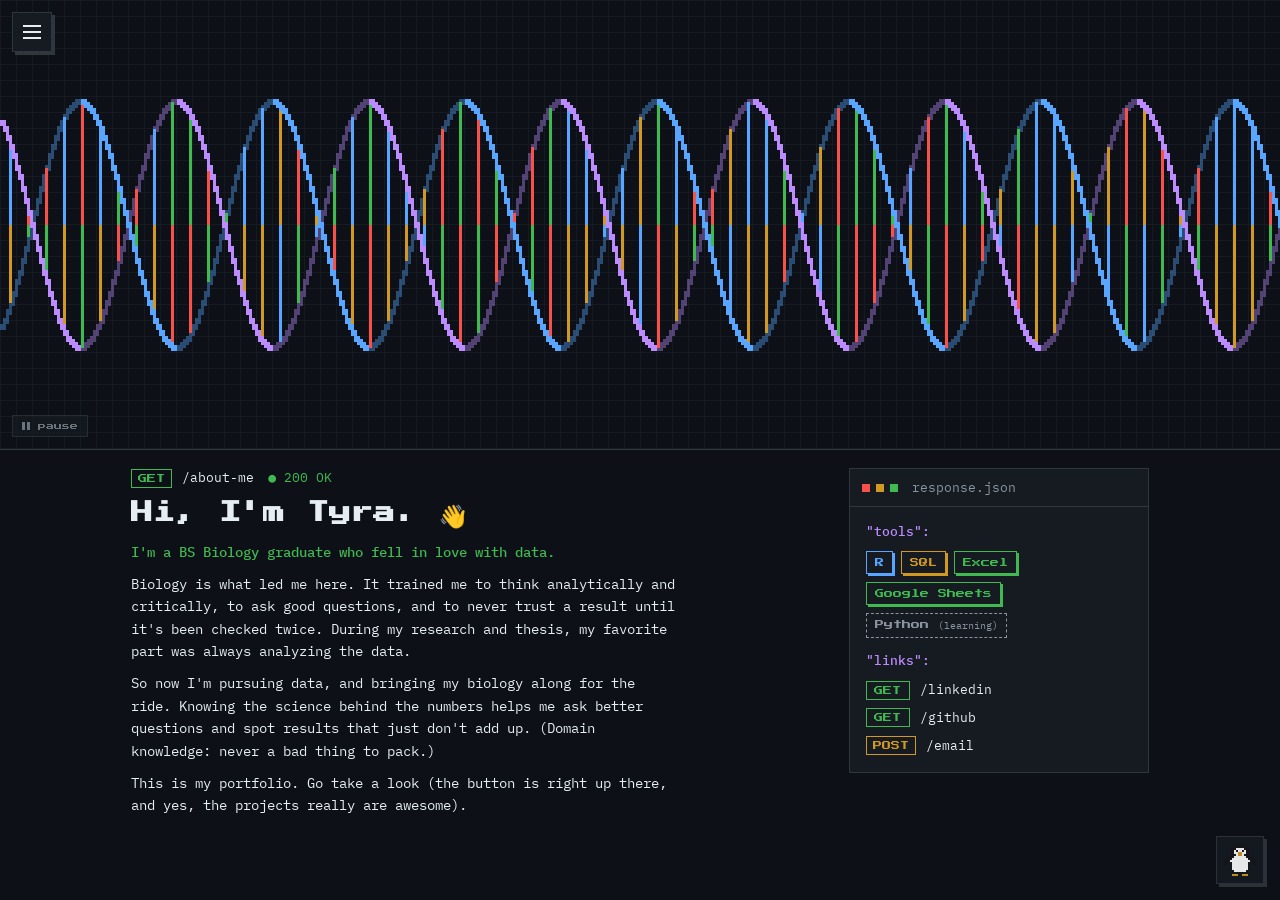
<file: index.html>
<!doctype html>
<html lang="en">
<head>
  <meta charset="utf-8">
  <meta name="viewport" content="width=device-width, initial-scale=1">
  <title>Tyra — Data Portfolio</title>
  <meta name="description" content="Tyra's data portfolio: biology graduate turned data analyst.">
  <!-- Browser-tab icon: a tiny pixel pill, half dark / half white -->
  <link rel="icon" href="data:image/svg+xml,%3Csvg xmlns='http://www.w3.org/2000/svg' viewBox='0 0 16 16' shape-rendering='crispEdges'%3E%3Cpath fill='%23e6edf3' d='M3 4h10v1h1v1h1v4h-1v1h-1v1H3v-1H2v-1H1V6h1V5h1z'/%3E%3Cpath fill='%23161b22' d='M3 5h5v6H3v-1H2V6h1z'/%3E%3Cpath fill='%23fff' d='M8 5h5v1h1v4h-1v1H8z'/%3E%3C/svg%3E">

  <!-- Fonts: Press Start 2P (pixel headings) + IBM Plex Mono (readable body) -->
  <link rel="preconnect" href="https://fonts.googleapis.com">
  <link rel="preconnect" href="https://fonts.gstatic.com" crossorigin>
  <link rel="stylesheet" href="https://fonts.googleapis.com/css2?family=Press+Start+2P&family=IBM+Plex+Mono:wght@400;500;600&display=swap">

  <link rel="stylesheet" href="css/style.css">
</head>
<body>

  <!-- ===== MENU: ☰ button + slide-in sidebar (js/sidebar.js) ===== -->
  <button class="menu-btn" id="menu-btn" type="button"
          aria-label="Open menu" aria-controls="sidebar" aria-expanded="false">
    <span class="menu-icon" aria-hidden="true"></span>
  </button>

  <div class="sidebar-backdrop" id="sidebar-backdrop"></div>

  <nav class="sidebar" id="sidebar" aria-label="Site menu">
    <div class="sidebar-head">
      <span class="sidebar-title">~/tyra</span>
      <button class="sidebar-close" id="sidebar-close" type="button" aria-label="Close menu">X</button>
    </div>

    <p class="sidebar-label">// about</p>
    <ul class="nav-list">
      <li>
        <a class="nav-link" href="#/" data-route="/">
          <span class="method method-get">GET</span>
          <span class="nav-text"><span class="nav-title">About Me</span></span>
        </a>
      </li>
    </ul>

    <p class="sidebar-label">// projects</p>
    <!-- Filled in from js/projects.js -->
    <ul class="nav-list" id="project-list"></ul>

    <p class="sidebar-foot"><span class="status">200 OK</span> · <span id="project-count"></span></p>
  </nav>

  <!-- ===== TOP HALF: DNA animation (drawn by js/dna.js) ===== -->
  <section class="hero" aria-label="DNA animation">
    <canvas id="dna-canvas" aria-hidden="true"></canvas>

    <!-- Appears after the first animation loop (js/awesome.js); opens the sidebar -->
    <button class="awesome-btn" id="awesome-btn" type="button">
      Learn more about my
      <span class="awesome-word" aria-hidden="true"><span>A</span><span>W</span><span>E</span><span>S</span><span>O</span><span>M</span><span>E</span></span>
      <span class="visually-hidden">awesome</span>
      projects <span class="awesome-arrow" aria-hidden="true">&gt;</span>
    </button>

    <!-- Play / pause (dna.js sets the label and state) -->
    <button class="motion-toggle" id="motion-toggle" type="button" data-state="playing" aria-label="Pause animation">
      <span class="motion-icon" aria-hidden="true"></span>
      <span class="motion-label">pause</span>
    </button>
  </section>

  <!-- ===== BOTTOM HALF: About Me ===== -->
  <main class="about" id="about">
    <div class="about-inner">

      <!-- Left column: the text -->
      <article class="about-text">
        <p class="endpoint">
          <span class="method method-get">GET</span>
          <span class="endpoint-path">/about-me</span>
          <span class="status">200 OK</span>
        </p>

        <h1>Hi, I'm Tyra. <span class="wave" aria-hidden="true">👋</span></h1>

        <!-- About Me text versions. The one WITHOUT "hidden" is shown.
             To switch: add  hidden  to the current one and remove it from the one you want. -->

        <!-- v1 (Oct 2026): first version -->
        <div class="about-version" data-version="v1" hidden>
          <p class="lead">I'm a BS Biology graduate who fell in love with data.</p>

          <p>
            Not the most traditional path, I know — but biology is actually what led me here.
            It trained me to think analytically and critically, to ask good questions, and to
            never trust a result until it's been checked twice. During my research and thesis,
            my favorite part was always analyzing the data.
          </p>

          <p>
            So now I'm going all in on data. This site is my portfolio — the place where I show
            what I've built. Go take a look (the button is right up there, and yes, the projects
            really are awesome).
          </p>
        </div>

        <!-- v2 (Nov 2026): biology + data together (for research assistant roles too) -->
        <div class="about-version" data-version="v2">
          <p class="lead">I'm a BS Biology graduate who fell in love with data.</p>

          <p>
            Biology is what led me here. It trained me to think analytically and critically, to ask
            good questions, and to never trust a result until it's been checked twice. During my
            research and thesis, my favorite part was always analyzing the data.
          </p>

          <p>
            So now I'm pursuing data, and bringing my biology along for the ride. Knowing the
            science behind the numbers helps me ask better questions and spot results that just
            don't add up. (Domain knowledge: never a bad thing to pack.)
          </p>

          <p>
            This is my portfolio. Go take a look (the button is right up there, and yes, the
            projects really are awesome).
          </p>
        </div>
      </article>

      <!-- Right column: tools + links, styled like an API response panel -->
      <aside class="about-panel" aria-label="Tools and links">
        <div class="panel-head">
          <span class="dot dot-red"></span><span class="dot dot-orange"></span><span class="dot dot-green"></span>
          <span class="panel-title">response.json</span>
        </div>

        <div class="panel-body">
          <h2 class="panel-label">"tools":</h2>
          <ul class="tags">
            <li class="tag tag-blue">R</li>
            <li class="tag tag-orange">SQL</li>
            <li class="tag tag-green">Excel</li>
            <li class="tag tag-green">Google Sheets</li>
            <li class="tag tag-learning">Python <small>(learning)</small></li>
          </ul>

          <h2 class="panel-label">"links":</h2>
          <ul class="links">
            <li><a href="https://www.linkedin.com/in/tyra-calayan-866516331" target="_blank" rel="noopener"><span class="method method-get">GET</span> /linkedin</a></li>
            <li><a href="https://github.com/tcalayan" target="_blank" rel="noopener"><span class="method method-get">GET</span> /github</a></li>
            <li><a href="mailto:tyracalayan@gmail.com"><span class="method method-post">POST</span> /email</a></li>
          </ul>

          <!-- Visit counter (js/analytics.js fills it in from the Google Sheet; hidden until then).
               Tyra's own visits don't count. -->
          <p class="site-visits" id="site-visits" hidden>
            <span class="visits-key">"site_visits":</span> <span class="visits-num"></span>
            <span class="visits-note">// counted anonymously</span>
          </p>
        </div>
      </aside>

    </div>
  </main>

  <!-- ===== PROJECT VIEWS: project pages, full screen, under the ☰ button (js/pill.js) =====
       Two of them, so a new project can slide in over the old one -->
  <div class="project-view">
    <!-- slim white bar so the ☰ button never covers the project; pill.js fills in the path -->
    <div class="project-bar">
      <span class="method method-get">GET</span> <span class="project-path"></span> <span class="status">200 OK</span>
    </div>
    <iframe class="project-frame" title="Project"></iframe>
  </div>
  <div class="project-view">
    <!-- slim white bar so the ☰ button never covers the project; pill.js fills in the path -->
    <div class="project-bar">
      <span class="method method-get">GET</span> <span class="project-path"></span> <span class="status">200 OK</span>
    </div>
    <iframe class="project-frame" title="Project"></iframe>
  </div>

  <!-- ===== RATING POP-UP: penguin asks for a rating + feedback (js/feedback.js) ===== -->
  <button class="feedback-btn" id="feedback-btn" type="button" aria-label="Rate this portfolio" title="Rate this portfolio">
    <span class="fb-mini-penguin" aria-hidden="true"></span>
  </button>

  <div class="feedback" id="feedback" role="dialog" aria-modal="true" aria-labelledby="fb-bubble-text" aria-hidden="true">
    <div class="fb-backdrop" data-close></div>
    <div class="fb-card">
      <button class="fb-close" type="button" aria-label="Close" data-close>X</button>

      <div class="fb-talk">
        <div class="fb-penguin" aria-hidden="true"></div>
        <p class="fb-bubble"><span class="fb-bubble-text" id="fb-bubble-text"></span></p>
      </div>

      <!-- Step 1: rating -->
      <div class="fb-step" data-step="rate">
        <div class="fb-scale" role="group" aria-label="Rating from 1 to 5">
          <button type="button" class="fb-rate" data-rating="1">1</button>
          <button type="button" class="fb-rate" data-rating="2">2</button>
          <button type="button" class="fb-rate" data-rating="3">3</button>
          <button type="button" class="fb-rate" data-rating="4">4</button>
          <button type="button" class="fb-rate fb-rate-max" data-rating="5" aria-label="5: When can you start?!">When can you start?!</button>
        </div>
        <p class="fb-note">anonymous · one click</p>
      </div>

      <!-- Step 2: feedback (optional) -->
      <div class="fb-step" data-step="write" hidden>
        <label class="visually-hidden" for="fb-text">Your feedback (optional)</label>
        <textarea id="fb-text" rows="4" maxlength="2000" placeholder="// optional: what did you like? what would you change?"></textarea>
        <div class="fb-actions">
          <button type="button" class="fb-skip">skip</button>
          <button type="button" class="fb-send"><span class="method method-post">POST</span> /feedback</button>
        </div>
      </div>

      <!-- Step 3: thank you -->
      <div class="fb-step" data-step="thanks" hidden>
        <p class="fb-note"><span class="status">201 Created</span> · response recorded</p>
      </div>
    </div>
  </div>

  <!-- ===== PILL TRANSITION: dark/white capsule that spins and zooms (js/pill.js) ===== -->
  <div class="pill-stage" id="pill-stage" aria-hidden="true">
    <div class="pill" id="pill">
      <div class="pill-body" id="pill-body">
        <span class="pill-half pill-dark"></span>
        <span class="pill-half pill-light"></span>
        <span class="pill-shine"></span>
      </div>
    </div>
  </div>

  <script src="js/config.js"></script>
  <script src="js/projects.js"></script>
  <script src="js/dna.js"></script>
  <script src="js/awesome.js"></script>
  <script src="js/sidebar.js"></script>
  <script src="js/penguin.js"></script>
  <script src="js/tldr.js"></script>
  <script src="js/tldr-hint.js"></script>
  <script src="js/pill.js"></script>
  <script src="js/analytics.js"></script>
  <script src="js/feedback.js"></script>
</body>
</html>
</file>
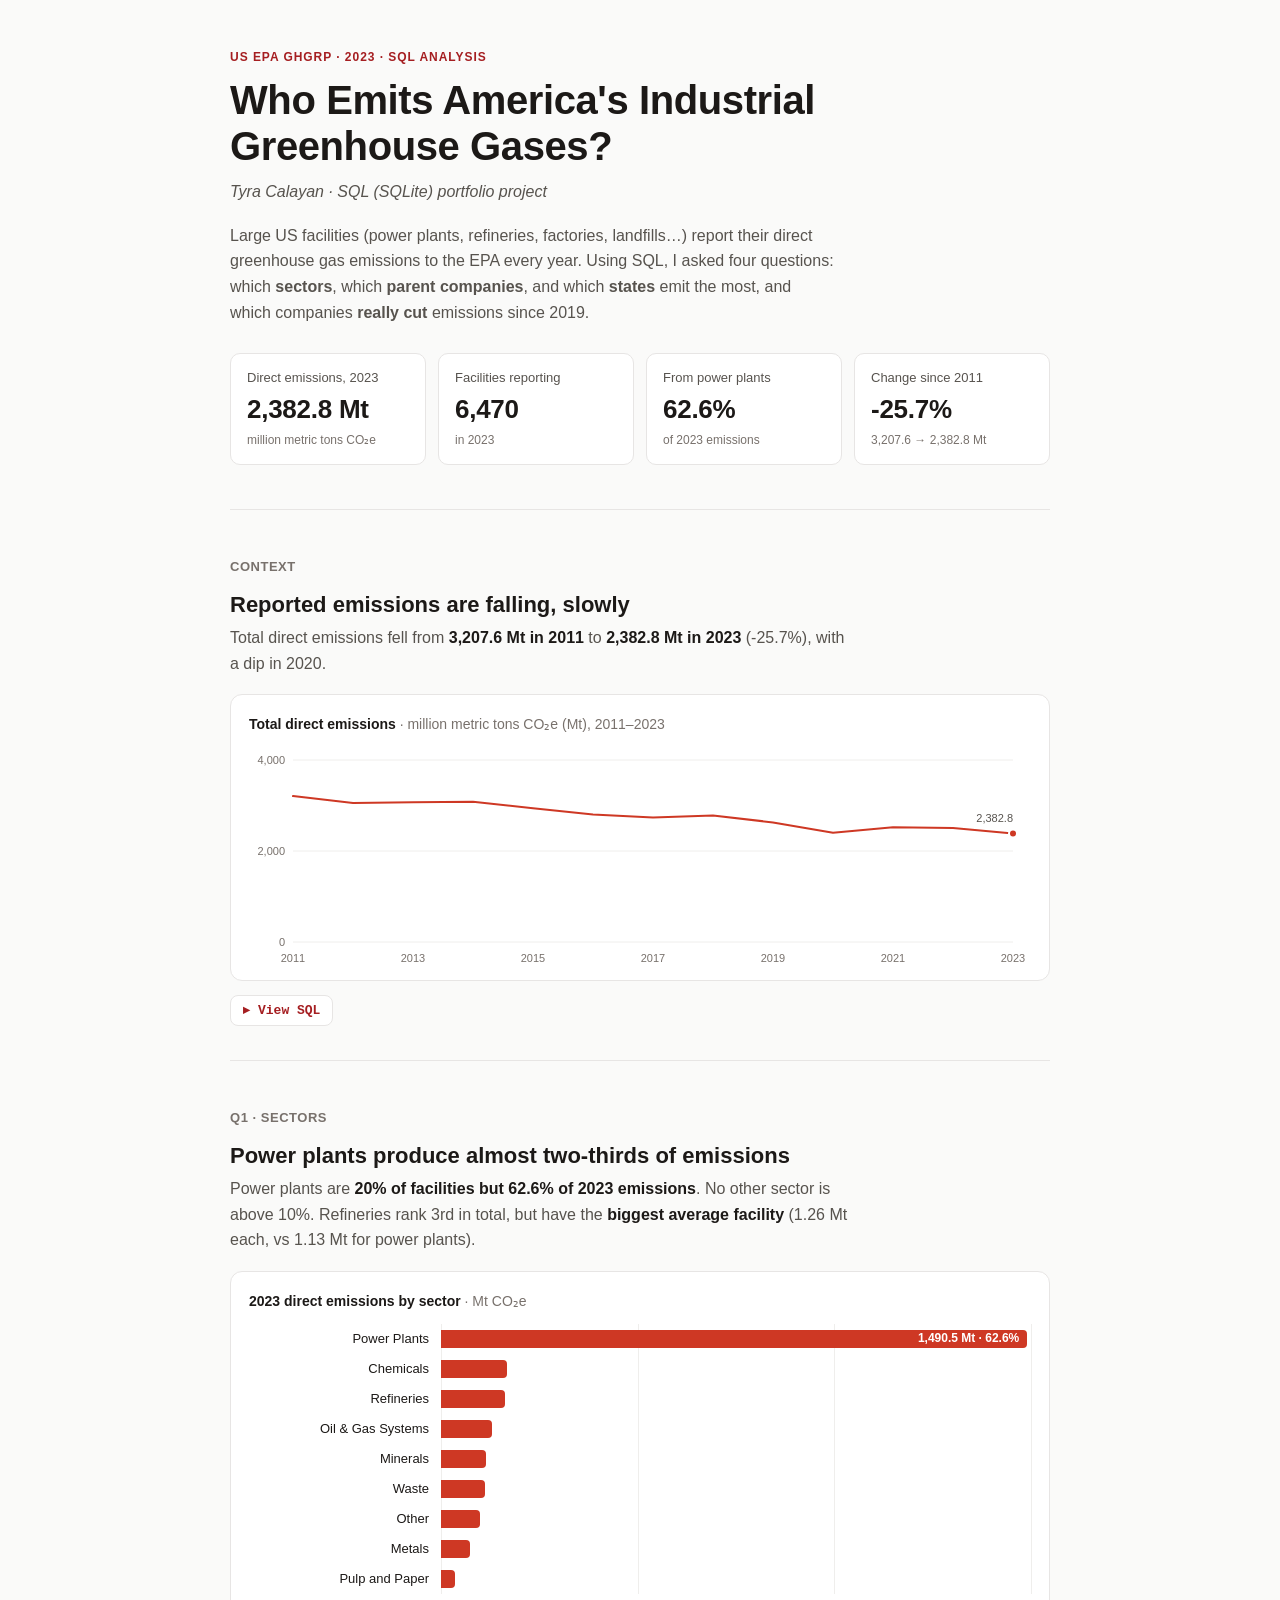
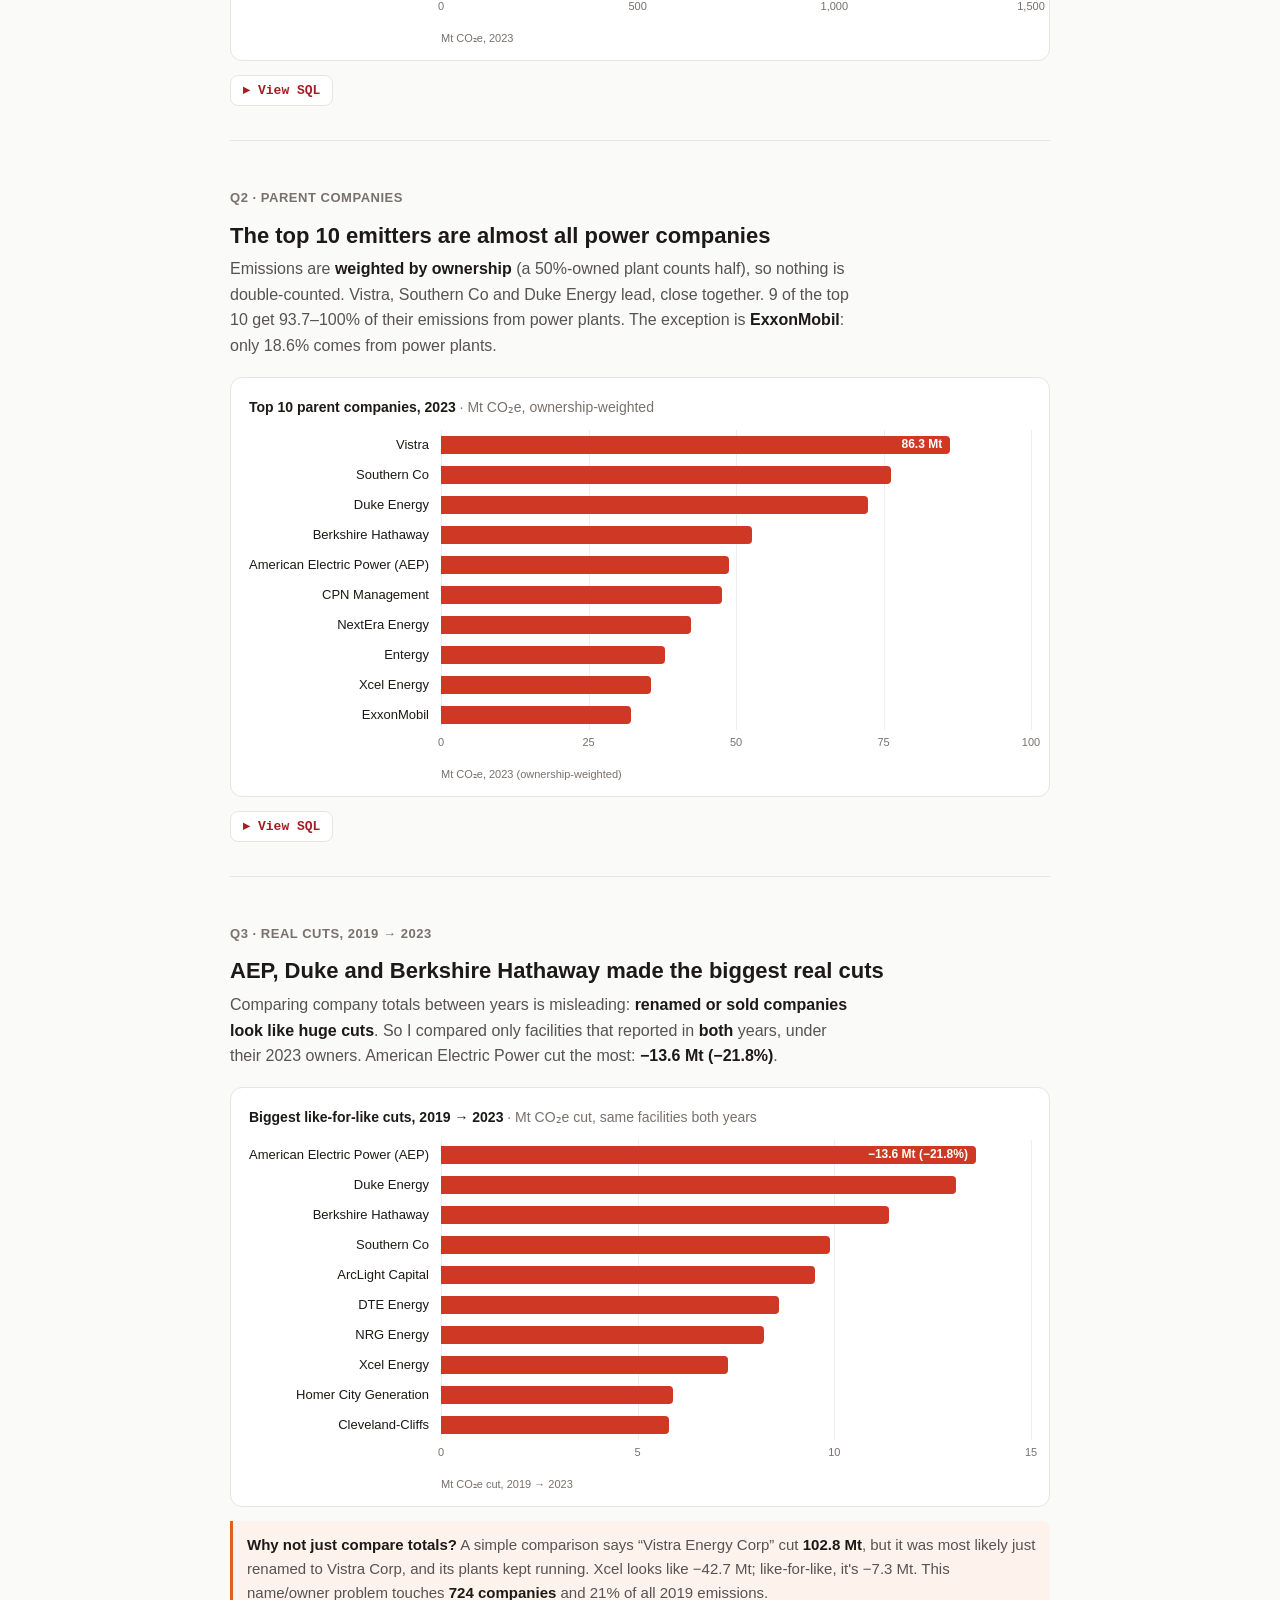
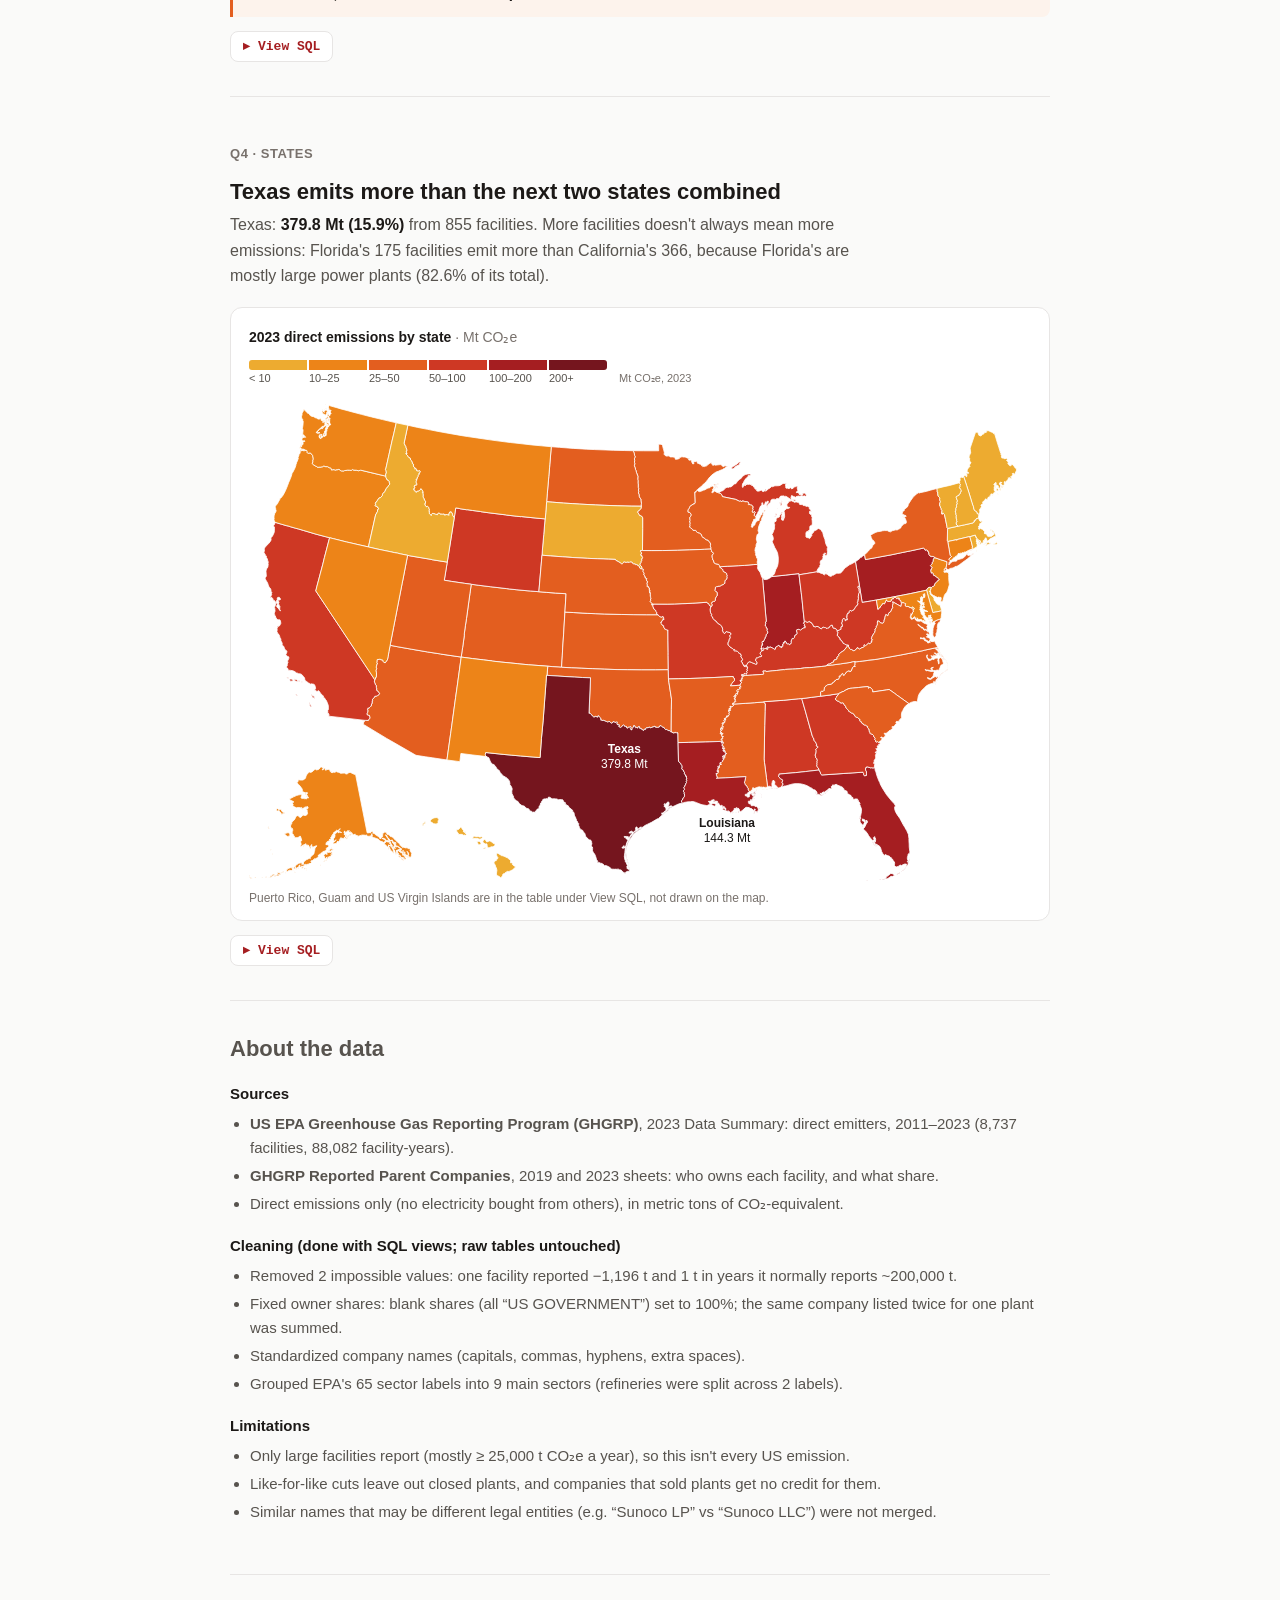
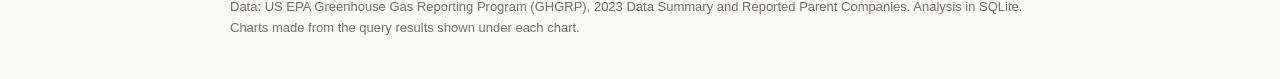
<file: projects/epa-ghgrp/index.html>
<!doctype html>
<html lang="en">
<head>
<meta charset="utf-8">
<meta name="viewport" content="width=device-width, initial-scale=1">
<title>US Industrial Greenhouse Gas Emissions · SQL Analysis</title>
<meta name="description" content="Short SQL analysis of the US EPA Greenhouse Gas Reporting Program (GHGRP), 2023: sectors, parent companies, real cuts since 2019, and states.">
<style>
/* Light report (white, like the other portfolio projects). Colors live here only. */
:root {
  color-scheme: light;
  --bg: #fafaf9;
  --surface: #ffffff;
  --text: #1c1917;
  --text-2: #57534e;
  --muted: #78716c;
  --line: #e7e5e4;
  --grid: #efeeec;
  /* Warm "heat" palette, taken from the Q4 map so the whole page matches */
  --series: #ce3824;          /* the one data color: bars + trend line (white labels on it: 5:1) */
  --series-hover: #a51e21;
  --accent: #a51e21;          /* small text accents + focus rings (7.5:1 on white) */
  --callout-edge: #e35e1f;
  --callout-bg: #fdf3ec;
  --code-bg: #f6f6f4;
  --k: #a51e21; --f: #c2410c; --s: #a16207; --n: #0f766e; --c: #8a8580;   /* SQL highlight (warm, no blue) */
}
* { box-sizing: border-box; }
html { -webkit-text-size-adjust: 100%; }
body {
  margin: 0;
  background: var(--bg);
  color: var(--text);
  font: 16px/1.6 Inter, -apple-system, BlinkMacSystemFont, "Segoe UI", Roboto, Helvetica, Arial, sans-serif;
}
.wrap { max-width: 860px; margin: 0 auto; padding: 0 20px; }

/* ----- Header ----- */
header { padding: 48px 0 8px; }
.eyebrow { margin: 0 0 10px; font-size: 12px; font-weight: 600; letter-spacing: .08em; text-transform: uppercase; color: var(--accent); }
h1 { margin: 0 0 10px; font-size: clamp(28px, 4.6vw, 40px); line-height: 1.15; letter-spacing: -0.01em; }
.byline { margin: 0; color: var(--text-2); font-style: italic; }
.intro { margin: 18px 0 0; color: var(--text-2); max-width: 68ch; }

/* ----- Stat tiles ----- */
.tiles { display: grid; grid-template-columns: repeat(4, 1fr); gap: 12px; margin: 28px 0 8px; }
.tile { background: var(--surface); border: 1px solid var(--line); border-radius: 10px; padding: 14px 16px; }
.tile-label { font-size: 13px; color: var(--text-2); }
.tile-value { font-size: 26px; font-weight: 650; letter-spacing: -0.01em; font-variant-numeric: tabular-nums; }
.tile-note { font-size: 12px; color: var(--muted); }

/* ----- Sections ----- */
section { padding: 34px 0 6px; border-top: 1px solid var(--line); margin-top: 28px; }
h2 { margin: 0 0 4px; font-size: 22px; line-height: 1.3; }
.q { font-size: 13px; font-weight: 600; color: var(--muted); letter-spacing: .04em; }
.answer { margin: 6px 0 18px; color: var(--text-2); max-width: 70ch; }
.answer strong { color: var(--text); }
.card { background: var(--surface); border: 1px solid var(--line); border-radius: 12px; padding: 18px 18px 12px; }
.chart-title { margin: 0 0 12px; font-size: 14px; font-weight: 600; }
.chart-sub { font-weight: 400; color: var(--muted); }
ul.notes { margin: 14px 0 0; padding-left: 20px; color: var(--text-2); }
ul.notes li { margin: 4px 0; }
.callout { margin: 14px 0 0; padding: 12px 14px; border-left: 3px solid var(--callout-edge); background: var(--callout-bg); border-radius: 0 8px 8px 0; font-size: 15px; color: var(--text-2); }
.callout strong { color: var(--text); }

/* ----- Horizontal bar chart (HTML, so long names wrap nicely) ----- */
.bars { --label-w: 180px; position: relative; }
.bar-row {
  display: grid;
  grid-template-columns: var(--label-w) 1fr;
  align-items: center;
  gap: 12px;
  min-height: 30px;
  border-radius: 6px;
  outline: none;
}
.bar-label { font-size: 13px; line-height: 1.25; color: var(--text); text-align: right; }
.bar-track { position: relative; height: 30px; }
.bar {
  position: absolute; left: 0; top: 50%; transform: translateY(-50%);
  height: 18px;                               /* thin marks: well under the 24px cap */
  background: var(--series);
  border-radius: 0 4px 4px 0;                 /* rounded data-end, square at the baseline */
  min-width: 2px;
}
.bar-value { position: absolute; top: 50%; transform: translateY(-50%); font-size: 12px; color: var(--text-2); white-space: nowrap; font-variant-numeric: tabular-nums; }
.bar-value.inside { color: #fff; font-weight: 600; }
.bar-row:hover .bar, .bar-row:focus-visible .bar { background: var(--series-hover); }
.bar-row:focus-visible { box-shadow: 0 0 0 2px var(--accent); }
.grid-line { position: absolute; top: 0; bottom: 0; width: 1px; background: var(--grid); }
.axis { display: grid; grid-template-columns: var(--label-w) 1fr; gap: 12px; margin-top: 4px; }
.axis-ticks { position: relative; height: 18px; font-size: 11px; color: var(--muted); font-variant-numeric: tabular-nums; }
.axis-ticks span { position: absolute; transform: translateX(-50%); }
.axis-title { grid-column: 2; font-size: 11px; color: var(--muted); margin-top: 2px; }
.grid-layer { position: absolute; top: 0; bottom: 0; right: 0; }

/* ----- Line chart ----- */
.line-chart { position: relative; }
.line-chart svg { display: block; width: 100%; overflow: visible; }
.line-chart .tick { font-size: 11px; fill: var(--muted); font-variant-numeric: tabular-nums; }

/* ----- US map (Q4) ----- */
.us-map svg { display: block; width: 100%; height: auto; }
.us-map path.st { stroke: #fff; stroke-width: 1; stroke-linejoin: round; outline: none; cursor: default; }
.us-map path.hl { fill: none; stroke: #1c1917; stroke-width: 2; stroke-linejoin: round; pointer-events: none; }
/* --k = 975 / map width in px, so labels stay ~12px on screen at any width */
.us-map text { font-size: calc(12px * var(--k, 1)); fill: var(--text); font-weight: 600; text-anchor: middle;
  paint-order: stroke; stroke: #fff; stroke-width: calc(3px * var(--k, 1)); stroke-linejoin: round; pointer-events: none;
  font-variant-numeric: tabular-nums; }
.us-map text .v { font-weight: 400; }
.us-map text.on-dark { fill: #fff; stroke: none; }    /* label sitting on a dark red state: plain white text */
.map-legend { display: flex; flex-wrap: wrap; align-items: flex-end; gap: 4px 2px; margin: 0 0 6px; font-size: 11px; color: var(--text-2); font-variant-numeric: tabular-nums; }
.map-legend .lg-item { width: 58px; }
.map-legend .lg-sw { height: 10px; }
.map-legend .lg-item:first-child .lg-sw { border-radius: 3px 0 0 3px; }
.map-legend .lg-item:last-of-type .lg-sw { border-radius: 0 3px 3px 0; }
.map-legend .lg-title { margin-left: 10px; color: var(--muted); }
.map-note { margin: 6px 0 0; font-size: 12px; color: var(--muted); }

/* ----- Tooltip ----- */
.tip {
  position: fixed; z-index: 10; pointer-events: none;
  background: var(--text); color: #fff; font-size: 12.5px; line-height: 1.45;
  padding: 8px 10px; border-radius: 8px; max-width: 260px;
  opacity: 0; transition: opacity .12s;
}
.tip.show { opacity: 1; }
.tip b { font-weight: 600; }
.tip .t-sub { color: #d6d3d1; }

/* ----- "View SQL" toggle ----- */
details.sql { margin-top: 14px; }
details.sql summary {
  display: inline-flex; align-items: center; gap: 8px;
  cursor: pointer; list-style: none;
  font: 600 13px/1 ui-monospace, SFMono-Regular, Menlo, monospace;
  color: var(--accent); padding: 8px 12px; border: 1px solid var(--line); border-radius: 8px; background: var(--surface);
}
details.sql summary::-webkit-details-marker { display: none; }
details.sql summary::before { content: "▸"; transition: transform .15s; }
details.sql[open] summary::before { transform: rotate(90deg); }
details.sql summary:hover { border-color: var(--accent); }
details.sql summary:focus-visible { outline: 2px solid var(--accent); outline-offset: 2px; }
pre.code {
  margin: 10px 0 0; padding: 14px 16px; overflow-x: auto;
  background: var(--code-bg); border: 1px solid var(--line); border-radius: 10px;
  font: 12.5px/1.55 ui-monospace, SFMono-Regular, Menlo, monospace; color: var(--text);
}
.code .kw { color: var(--k); font-weight: 600; }
.code .fn { color: var(--f); }
.code .st { color: var(--s); }
.code .nu { color: var(--n); }
.code .cm { color: var(--c); font-style: italic; }
.result-label { margin: 12px 0 6px; font-size: 12px; font-weight: 600; color: var(--muted); letter-spacing: .04em; text-transform: uppercase; }
.table-scroll { overflow-x: auto; border: 1px solid var(--line); border-radius: 10px; }
table { border-collapse: collapse; width: 100%; font-size: 13px; background: var(--surface); }
th, td { padding: 7px 12px; text-align: left; border-bottom: 1px solid var(--line); white-space: nowrap; }
th { font-weight: 600; color: var(--text-2); background: #fbfbfa; font-family: ui-monospace, SFMono-Regular, Menlo, monospace; font-size: 12px; }
td.num { text-align: right; font-variant-numeric: tabular-nums; }
tr:last-child td { border-bottom: 0; }

/* ----- About the data ----- */
.about-data { color: var(--text-2); font-size: 15px; }
.about-data h3 { margin: 18px 0 6px; font-size: 15px; color: var(--text); }
.about-data ul { margin: 0; padding-left: 20px; }
.about-data li { margin: 4px 0; }
footer { margin: 40px 0 0; padding: 22px 0 40px; border-top: 1px solid var(--line); font-size: 13px; color: var(--muted); }

@media (max-width: 640px) {
  .tiles { grid-template-columns: repeat(2, 1fr); }
  .bars, .axis { --label-w: 108px; }
  .bar-label { font-size: 12px; }
  .card { padding: 14px 12px 10px; }
  .map-legend .lg-item { width: auto; flex: 1; min-width: 0; white-space: nowrap; font-size: 10px; }
  .map-legend .lg-title { margin: 2px 0 0; width: 100%; }
}
</style>
</head>
<body>
<div class="wrap">

<header>
  <p class="eyebrow">US EPA GHGRP · 2023 · SQL analysis</p>
  <h1>Who Emits America's Industrial Greenhouse Gases?</h1>
  <p class="byline">Tyra Calayan · SQL (SQLite) portfolio project</p>
  <p class="intro">
    Large US facilities (power plants, refineries, factories, landfills…) report their direct
    greenhouse gas emissions to the EPA every year. Using SQL, I asked four questions:
    which <strong>sectors</strong>, which <strong>parent companies</strong>, and which
    <strong>states</strong> emit the most, and which companies <strong>really cut</strong>
    emissions since 2019.
  </p>

  <div class="tiles" id="tiles"></div>
</header>

<!-- Context: the trend -->
<section aria-labelledby="h-trend">
  <p class="q">CONTEXT</p>
  <h2 id="h-trend">Reported emissions are falling, slowly</h2>
  <p class="answer" id="trend-answer"></p>
  <div class="card">
    <p class="chart-title">Total direct emissions <span class="chart-sub">· million metric tons CO₂e (Mt), 2011–2023</span></p>
    <div class="line-chart" id="chart-trend"></div>
  </div>
  <details class="sql"><summary>View SQL</summary><div data-sql="trend"></div></details>
</section>

<!-- Q1 -->
<section aria-labelledby="h-q1">
  <p class="q">Q1 · SECTORS</p>
  <h2 id="h-q1">Power plants produce almost two-thirds of emissions</h2>
  <p class="answer">
    Power plants are <strong>20% of facilities but 62.6% of 2023 emissions</strong>.
    No other sector is above 10%. Refineries rank 3rd in total, but have the
    <strong>biggest average facility</strong> (1.26 Mt each, vs 1.13 Mt for power plants).
  </p>
  <div class="card">
    <p class="chart-title">2023 direct emissions by sector <span class="chart-sub">· Mt CO₂e</span></p>
    <div class="bars" id="chart-q1"></div>
  </div>
  <details class="sql"><summary>View SQL</summary><div data-sql="q1"></div></details>
</section>

<!-- Q2 -->
<section aria-labelledby="h-q2">
  <p class="q">Q2 · PARENT COMPANIES</p>
  <h2 id="h-q2">The top 10 emitters are almost all power companies</h2>
  <p class="answer">
    Emissions are <strong>weighted by ownership</strong> (a 50%-owned plant counts half),
    so nothing is double-counted. Vistra, Southern Co and Duke Energy lead, close together.
    9 of the top 10 get 93.7–100% of their emissions from power plants.
    The exception is <strong>ExxonMobil</strong>: only 18.6% comes from power plants.
  </p>
  <div class="card">
    <p class="chart-title">Top 10 parent companies, 2023 <span class="chart-sub">· Mt CO₂e, ownership-weighted</span></p>
    <div class="bars" id="chart-q2"></div>
  </div>
  <details class="sql"><summary>View SQL</summary><div data-sql="q2"></div></details>
</section>

<!-- Q3 -->
<section aria-labelledby="h-q3">
  <p class="q">Q3 · REAL CUTS, 2019 → 2023</p>
  <h2 id="h-q3">AEP, Duke and Berkshire Hathaway made the biggest real cuts</h2>
  <p class="answer">
    Comparing company totals between years is misleading: <strong>renamed or sold companies look like
    huge cuts</strong>. So I compared only facilities that reported in <strong>both</strong> years,
    under their 2023 owners. American Electric Power cut the most: <strong>−13.6 Mt (−21.8%)</strong>.
  </p>
  <div class="card">
    <p class="chart-title">Biggest like-for-like cuts, 2019 → 2023 <span class="chart-sub">· Mt CO₂e cut, same facilities both years</span></p>
    <div class="bars" id="chart-q3"></div>
  </div>
  <p class="callout">
    <strong>Why not just compare totals?</strong> A simple comparison says “Vistra Energy Corp” cut
    <strong>102.8 Mt</strong>, but it was most likely just renamed to Vistra Corp, and its plants kept running.
    Xcel looks like −42.7 Mt; like-for-like, it's −7.3 Mt. This name/owner problem touches
    <strong>724 companies</strong> and 21% of all 2019 emissions.
  </p>
  <details class="sql"><summary>View SQL</summary><div data-sql="q3"></div></details>
</section>

<!-- Q4 -->
<section aria-labelledby="h-q4">
  <p class="q">Q4 · STATES</p>
  <h2 id="h-q4">Texas emits more than the next two states combined</h2>
  <p class="answer">
    Texas: <strong>379.8 Mt (15.9%)</strong> from 855 facilities. More facilities doesn't always mean
    more emissions: Florida's 175 facilities emit more than California's 366, because Florida's
    are mostly large power plants (82.6% of its total).
  </p>
  <div class="card">
    <p class="chart-title">2023 direct emissions by state <span class="chart-sub">· Mt CO₂e</span></p>
    <div class="map-legend" id="legend-q4"></div>
    <div class="us-map" id="chart-q4"></div>
    <p class="map-note" id="note-q4"></p>
  </div>
  <details class="sql"><summary>View SQL</summary><div data-sql="q4"></div></details>
</section>

<!-- About the data -->
<section class="about-data" aria-labelledby="h-data">
  <h2 id="h-data">About the data</h2>
  <h3>Sources</h3>
  <ul>
    <li><strong>US EPA Greenhouse Gas Reporting Program (GHGRP)</strong>, 2023 Data Summary: direct emitters, 2011–2023 (8,737 facilities, 88,082 facility-years).</li>
    <li><strong>GHGRP Reported Parent Companies</strong>, 2019 and 2023 sheets: who owns each facility, and what share.</li>
    <li>Direct emissions only (no electricity bought from others), in metric tons of CO₂-equivalent.</li>
  </ul>
  <h3>Cleaning (done with SQL views; raw tables untouched)</h3>
  <ul>
    <li>Removed 2 impossible values: one facility reported −1,196 t and 1 t in years it normally reports ~200,000 t.</li>
    <li>Fixed owner shares: blank shares (all “US GOVERNMENT”) set to 100%; the same company listed twice for one plant was summed.</li>
    <li>Standardized company names (capitals, commas, hyphens, extra spaces).</li>
    <li>Grouped EPA's 65 sector labels into 9 main sectors (refineries were split across 2 labels).</li>
  </ul>
  <h3>Limitations</h3>
  <ul>
    <li>Only large facilities report (mostly ≥ 25,000 t CO₂e a year), so this isn't every US emission.</li>
    <li>Like-for-like cuts leave out closed plants, and companies that sold plants get no credit for them.</li>
    <li>Similar names that may be different legal entities (e.g. “Sunoco LP” vs “Sunoco LLC”) were not merged.</li>
  </ul>
</section>

<footer>
  Data: US EPA Greenhouse Gas Reporting Program (GHGRP), 2023 Data Summary and Reported Parent Companies.
  Analysis in SQLite. Charts made from the query results shown under each chart.
</footer>
</div>

<div class="tip" id="tip" role="status" aria-live="polite"></div>

<script>
// Query results + SQL, straight from ghg_project_analysis.sql (filled in by the build step)
const DATA = {"sql": {"trend": {"sql": "-- [TREND] Total direct emissions per year (uses the v_facility_emissions view, made for the trend page)\nSELECT year,\n       ROUND(SUM(direct_emissions_tco2e) / 1e6, 1) AS emissions_mt\nFROM v_facility_emissions\nGROUP BY year\nORDER BY year;", "cols": ["year", "emissions_mt"], "rows": [[2011, 3207.6], [2012, 3058.1], [2013, 3073.2], [2014, 3084.1], [2015, 2939.3], [2016, 2804.3], [2017, 2734.7], [2018, 2778.8], [2019, 2628.0], [2020, 2402.7], [2021, 2523.5], [2022, 2504.3], [2023, 2382.8]]}, "q1": {"sql": "-- [Q1-D] Emissions by grouped sector (sector_main from [2D])\nSELECT f.sector_main,\n       COUNT(*)                                       AS n_facilities,\n       ROUND(SUM(e.direct_emissions_tco2e) / 1e6, 1)  AS emissions_mt,\n       ROUND(100.0 * SUM(e.direct_emissions_tco2e)\n             / SUM(SUM(e.direct_emissions_tco2e)) OVER (), 1) AS pct_of_total,\n       ROUND(AVG(e.direct_emissions_tco2e) / 1e6, 2)  AS avg_mt_per_facility\nFROM emissions_clean e\nJOIN facilities_clean f ON e.facility_id = f.facility_id\nWHERE e.year = 2023\nGROUP BY f.sector_main\nORDER BY emissions_mt DESC;", "cols": ["sector_main", "n_facilities", "emissions_mt", "pct_of_total", "avg_mt_per_facility"], "rows": [["Power Plants", 1320, 1490.5, 62.6, 1.13], ["Chemicals", 405, 167.1, 7.0, 0.41], ["Refineries", 129, 162.0, 6.8, 1.26], ["Oil & Gas Systems", 1300, 128.4, 5.4, 0.1], ["Minerals", 384, 115.4, 4.8, 0.3], ["Waste", 1316, 111.8, 4.7, 0.08], ["Other", 1115, 98.4, 4.1, 0.09], ["Metals", 293, 73.5, 3.1, 0.25], ["Pulp and Paper", 208, 35.7, 1.5, 0.17]]}, "q2": {"sql": "-- [Q2-A] Top 10 companies by emissions, with the % that comes from power plants\nSELECT p.parent_company,\n       COUNT(DISTINCT p.facility_id) AS n_facilities,\n       ROUND(SUM(e.direct_emissions_tco2e * p.pct_ownership / 100.0) / 1e6, 1) AS emissions_mt,\n       ROUND(100.0 * SUM(CASE WHEN f.sector_main = 'Power Plants'\n                              THEN e.direct_emissions_tco2e * p.pct_ownership / 100.0\n                              ELSE 0 END)\n             / SUM(e.direct_emissions_tco2e * p.pct_ownership / 100.0), 1) AS pct_from_power\nFROM emissions_clean e\nJOIN parent_clean p     ON e.facility_id = p.facility_id\nJOIN facilities_clean f ON e.facility_id = f.facility_id\nWHERE e.year = 2023\n  AND p.parent_company <> 'US GOVERNMENT'\nGROUP BY p.parent_company\nORDER BY emissions_mt DESC\nLIMIT 10;", "cols": ["parent_company", "n_facilities", "emissions_mt", "pct_from_power"], "rows": [["VISTRA CORP", 40, 86.3, 100.0], ["THE SOUTHERN CO", 48, 76.3, 99.5], ["DUKE ENERGY CORP", 40, 72.3, 100.0], ["BERKSHIRE HATHAWAY INC", 117, 52.7, 93.7], ["AMERICAN ELECTRIC POWER CO INC", 25, 48.8, 100.0], ["CPN MANAGEMENT LP", 44, 47.7, 100.0], ["NEXTERA ENERGY INC", 20, 42.4, 100.0], ["ENTERGY CORP", 27, 38.0, 99.9], ["XCEL ENERGY INC", 31, 35.6, 100.0], ["EXXON MOBIL CORP", 35, 32.2, 18.6]]}, "q3": {"sql": "-- [Q3-G] FINAL Q3 ANSWER: like-for-like cuts at the SAME facilities, 2019 -> 2023\n-- Only facilities that reported in BOTH years. 2023 owners and shares are used for\n-- BOTH years, so renames and sales can't create fake cuts.\n-- Trade-offs: closures are excluded (see [Q3-C]), and sellers get no credit.\nSELECT p.parent_company,\n       COUNT(DISTINCT p.facility_id) AS n_facilities,\n       ROUND(SUM(e19.direct_emissions_tco2e * p.pct_ownership / 100.0) / 1e6, 1) AS mt_2019,\n       ROUND(SUM(e23.direct_emissions_tco2e * p.pct_ownership / 100.0) / 1e6, 1) AS mt_2023,\n       ROUND(SUM((e23.direct_emissions_tco2e - e19.direct_emissions_tco2e)\n                 * p.pct_ownership / 100.0) / 1e6, 1)                         AS change_mt,\n       ROUND(100.0 * SUM((e23.direct_emissions_tco2e - e19.direct_emissions_tco2e) * p.pct_ownership)\n             / SUM(e19.direct_emissions_tco2e * p.pct_ownership), 1)          AS pct_change\nFROM parent_clean p\nJOIN emissions_clean e19\n     ON p.facility_id = e19.facility_id AND e19.year = 2019\nJOIN emissions_clean e23\n     ON p.facility_id = e23.facility_id AND e23.year = 2023\nWHERE p.parent_company <> 'US GOVERNMENT'\nGROUP BY p.parent_company\nORDER BY change_mt ASC\nLIMIT 10;", "cols": ["parent_company", "n_facilities", "mt_2019", "mt_2023", "change_mt", "pct_change"], "rows": [["AMERICAN ELECTRIC POWER CO INC", 25, 62.4, 48.8, -13.6, -21.8], ["DUKE ENERGY CORP", 37, 85.2, 72.1, -13.1, -15.4], ["BERKSHIRE HATHAWAY INC", 112, 64.0, 52.6, -11.4, -17.8], ["THE SOUTHERN CO", 47, 86.2, 76.3, -9.9, -11.5], ["ARCLIGHT CAPITAL HOLDINGS LLC", 3, 14.4, 4.9, -9.5, -65.8], ["DTE ENERGY CO", 20, 28.8, 20.1, -8.6, -30.0], ["NRG ENERGY INC", 16, 30.6, 22.5, -8.2, -26.7], ["XCEL ENERGY INC", 31, 42.9, 35.6, -7.3, -16.9], ["HOMER CITY GENERATION LP", 1, 7.0, 1.2, -5.9, -83.5], ["CLEVELAND CLIFFS INC", 28, 32.4, 26.6, -5.8, -17.9]]}, "q4": {"sql": "-- [Q4-A] 2023 direct emissions by state\n-- Includes all facilities (US GOVERNMENT too). \"state\" also includes DC and US territories.\nSELECT f.state,\n       COUNT(*)                                       AS n_facilities,\n       ROUND(SUM(e.direct_emissions_tco2e) / 1e6, 1)  AS emissions_mt,\n       ROUND(100.0 * SUM(e.direct_emissions_tco2e)\n             / SUM(SUM(e.direct_emissions_tco2e)) OVER (), 1) AS pct_of_total\nFROM emissions_clean e\nJOIN facilities_clean f ON e.facility_id = f.facility_id\nWHERE e.year = 2023\nGROUP BY f.state\nORDER BY emissions_mt DESC;", "cols": ["state", "n_facilities", "emissions_mt", "pct_of_total"], "rows": [["TX", 855, 379.8, 15.9], ["LA", 401, 144.3, 6.1], ["FL", 175, 108.9, 4.6], ["IN", 186, 107.9, 4.5], ["PA", 281, 102.7, 4.3], ["OH", 255, 99.8, 4.2], ["CA", 366, 90.5, 3.8], ["AL", 166, 72.0, 3.0], ["IL", 217, 71.4, 3.0], ["MI", 208, 67.5, 2.8], ["KY", 134, 65.1, 2.7], ["WV", 113, 64.6, 2.7], ["MO", 105, 59.5, 2.5], ["GA", 168, 54.8, 2.3], ["WY", 64, 50.1, 2.1], ["OK", 161, 48.0, 2.0], ["NC", 124, 44.3, 1.9], ["IA", 152, 43.6, 1.8], ["AZ", 89, 42.0, 1.8], ["MS", 112, 41.6, 1.7], ["WI", 128, 39.4, 1.7], ["AR", 95, 37.8, 1.6], ["CO", 116, 37.8, 1.6], ["TN", 120, 37.3, 1.6], ["NY", 201, 36.4, 1.5], ["SC", 93, 35.1, 1.5], ["VA", 129, 34.7, 1.5], ["MN", 127, 34.5, 1.4], ["ND", 64, 34.5, 1.4], ["KS", 105, 32.4, 1.4], ["UT", 65, 28.3, 1.2], ["NE", 73, 25.6, 1.1], ["WA", 98, 24.2, 1.0], ["NM", 84, 20.9, 0.9], ["NJ", 81, 19.4, 0.8], ["MT", 28, 18.0, 0.8], ["NV", 40, 15.6, 0.7], ["MD", 53, 14.4, 0.6], ["AK", 59, 14.2, 0.6], ["OR", 55, 13.7, 0.6], ["PR", 23, 13.7, 0.6], ["CT", 36, 10.9, 0.5], ["MA", 63, 8.8, 0.4], ["HI", 27, 6.7, 0.3], ["SD", 39, 6.3, 0.3], ["DE", 19, 5.8, 0.2], ["ID", 36, 5.7, 0.2], ["RI", 10, 4.1, 0.2], ["ME", 29, 3.4, 0.1], ["NH", 17, 2.4, 0.1], ["GU", 9, 1.3, 0.1], ["VI", 5, 0.6, 0.0], ["DC", 6, 0.3, 0.0], ["VT", 5, 0.3, 0.0]]}}, "tiles": {"total_mt": 2382.8, "mt_2011": 3207.6, "facilities": 6470, "power_pct": 62.6, "change_pct": -25.7}, "names": {"VISTRA CORP": "Vistra", "THE SOUTHERN CO": "Southern Co", "DUKE ENERGY CORP": "Duke Energy", "BERKSHIRE HATHAWAY INC": "Berkshire Hathaway", "AMERICAN ELECTRIC POWER CO INC": "American Electric Power (AEP)", "CPN MANAGEMENT LP": "CPN Management", "NEXTERA ENERGY INC": "NextEra Energy", "ENTERGY CORP": "Entergy", "XCEL ENERGY INC": "Xcel Energy", "EXXON MOBIL CORP": "ExxonMobil", "ARCLIGHT CAPITAL HOLDINGS LLC": "ArcLight Capital", "DTE ENERGY CO": "DTE Energy", "NRG ENERGY INC": "NRG Energy", "HOMER CITY GENERATION LP": "Homer City Generation", "CLEVELAND CLIFFS INC": "Cleveland-Cliffs"}, "states": {"AL": "Alabama", "AK": "Alaska", "AZ": "Arizona", "AR": "Arkansas", "CA": "California", "CO": "Colorado", "CT": "Connecticut", "DE": "Delaware", "DC": "District of Columbia", "FL": "Florida", "GA": "Georgia", "HI": "Hawaii", "ID": "Idaho", "IL": "Illinois", "IN": "Indiana", "IA": "Iowa", "KS": "Kansas", "KY": "Kentucky", "LA": "Louisiana", "ME": "Maine", "MD": "Maryland", "MA": "Massachusetts", "MI": "Michigan", "MN": "Minnesota", "MS": "Mississippi", "MO": "Missouri", "MT": "Montana", "NE": "Nebraska", "NV": "Nevada", "NH": "New Hampshire", "NJ": "New Jersey", "NM": "New Mexico", "NY": "New York", "NC": "North Carolina", "ND": "North Dakota", "OH": "Ohio", "OK": "Oklahoma", "OR": "Oregon", "PA": "Pennsylvania", "RI": "Rhode Island", "SC": "South Carolina", "SD": "South Dakota", "TN": "Tennessee", "TX": "Texas", "UT": "Utah", "VT": "Vermont", "VA": "Virginia", "WA": "Washington", "WV": "West Virginia", "WI": "Wisconsin", "WY": "Wyoming", "PR": "Puerto Rico", "GU": "Guam", "VI": "US Virgin Islands", "AS": "American Samoa", "MP": "Northern Mariana Islands"}, "map": {"viewBox": "0 0 975 610", "states": {"AL": "M648,492.4L651.8,491.5L651.9,491L652.9,491.8L652.3,492.3L651.6,492.1L649,492.6L648,492.4ZM641.6,384L641.5,383.7L655.9,382.6L666.5,381.9L685.2,380L689.2,379.7L689.9,382.4L693.3,394L702.5,427L703.1,427.4L702.9,428.1L703.9,428.9L704.5,431.8L705.3,433.1L706.7,434.3L707.1,435.9L707.8,436.5L707.3,438.8L708.7,439.2L709.6,439.9L708.9,441L707.5,442.1L706.7,443.2L707.1,444.3L707.1,446L706.9,447.7L705.9,450.1L706.6,452.5L706.6,453.3L708.1,454.9L708.6,457.1L708.2,458.3L708.4,459.2L708.1,460.8L708.3,462.3L707.9,462.8L708.3,464.8L709.9,466.4L710.8,468.8L693.6,470.8L681.5,472.1L669.5,473.1L660.7,474L661,474.7L660.3,477L662,478.7L662.5,479.6L665.1,480.9L665.4,481.9L664.6,484.7L665.4,485.9L666.3,486.4L665.2,487L664.9,488.5L664.1,489.2L664.7,489.5L663.7,490.1L661.1,491L657.6,491.8L655.2,492L655.6,491.2L656.5,491.6L658.9,490.9L659.1,490.2L657.2,488.4L655.9,487.8L655.2,486.1L655.7,484.9L655.4,483.1L654.8,482.2L653.4,481.7L652.4,482.7L652.6,483.4L651.9,485.8L652.1,488.9L651.6,490.2L650.5,490.4L650.5,489.6L649.1,489L648,489.4L647.7,489L646.5,489.5L645.1,478.3L642.7,459.5L642.2,455L642.5,443.9L643,413.2L643.4,396.1L643.7,386.2L642.6,385.6L641.6,384Z", "AK": "M104.2,551.6L104.6,550.3L105.1,550.5L104.2,551.6ZM99.1,569.9L99.5,569.3L100.1,569.7L100.1,568.7L101.8,567.4L102.4,566.6L102.2,565.9L103.4,565.2L102.9,567.5L103.5,567L104.4,567.9L105,567.5L104.7,569.1L103.7,568.6L103.9,569.2L102.5,568.9L102.3,569.9L100.9,570.5L99.1,569.9ZM95.1,582L96.3,581.4L96.9,582.3L95.7,582.4L95.1,582ZM93.3,575.4L94,574.3L95.7,573.1L96.7,573.2L97.1,574.4L97.3,573.2L96.9,571.9L97.8,571.3L98.5,571.7L99.5,571.6L99,570.7L100.5,571.5L99.7,570.7L101.4,570.9L101.3,571.6L102.1,571.5L103.1,570.6L103.9,572.3L103.2,572.1L103.2,573.5L104.5,573.3L103.8,574.9L102,574.3L102.6,575.3L101.7,576.2L100.2,576.9L101.5,577.1L100,577.7L99.7,578.4L99.2,577.7L99.5,576.8L98,579.4L97.1,580.2L96,580.4L97.3,578.8L96.8,578.7L97.5,577.1L95.4,579.6L94.4,578.4L94.4,576.9L93.3,576.1L93.3,575.4ZM93.1,582.8L94.3,581.5L95,581.9L93.4,583.1L93.1,582.8ZM88.9,587.6L89.6,586.9L89.6,588.1L88.9,587.6ZM71.8,593.7L71.9,592.8L72.4,593.5L71.8,593.7ZM71,591.7L71.7,591.2L71.6,592.9L71,592.8L71,591.7ZM68.2,593.5L69,592.6L68.6,592L69.2,591.4L70.3,591.7L70,592.3L68.2,593.5ZM65.8,590.1L66.5,589.5L68.2,590.1L68,590.9L67.2,590.1L67.1,591.8L66.4,591.1L65.9,591.6L65.8,590.1ZM67.5,564.2L67.7,563.3L69.3,562.5L68.3,564.3L67.5,564.2ZM60.9,591.2L61.3,590.8L62.3,591.5L61.5,591.8L60.9,591.2ZM58.3,592.4L59.2,592.2L58.7,593.3L58.3,592.4ZM66.1,523.9L67.3,523.7L67.3,524.3L66.1,523.9ZM56,595.9L56,595.6L58.1,596.7L57.5,597L56,595.9ZM44.6,597L45.9,596.9L45.8,597.4L44.6,597ZM42.7,595.5L43,595.1L43.9,596L43.1,596.7L42.7,595.5ZM40.6,595.9L41.8,595.6L42.5,596.7L40.7,596.8L40.6,595.9ZM44.2,547.5L46.2,547.9L47.2,547.1L48.5,547.1L49.5,546.7L49.6,547.6L50.4,547.6L50.9,548.5L51,551.2L49.2,551.3L48.4,552L47.7,551.1L46.8,550.9L44.4,548.7L44.2,547.5ZM31.3,600.8L33.3,600.2L33.8,600.4L35.9,598.5L36.7,599.1L36.9,598.5L35.8,598.1L35.4,597.5L36.1,596.7L37.9,596.5L37.8,597.2L38.5,597.5L39.2,596.8L39.8,597.5L38,598.9L40.1,598.2L40,598.8L39.1,599.4L37.8,599.6L36.6,600.9L34.8,600.6L33.9,601.1L32.2,601.5L31.3,600.8ZM50.7,504.5L52.9,503.7L55.5,502.3L59.1,500.7L61.2,500L63.9,499.5L65.7,499.7L65.7,500.8L64.9,502.8L65.2,503.9L67.2,504.2L68.5,504.1L69.6,504.8L70.5,504.5L71.4,505.1L72.5,503.4L74.3,503.7L73.9,502.8L72.7,502.2L71.4,502.5L71.7,501.2L70.7,499.4L70,499.2L69.7,498.2L70.7,497.6L71.5,499L71.2,500.1L72.6,501.9L73.4,501.7L71.9,499.6L72.3,498.3L73.2,497.6L72.4,497L70.2,497.3L66.5,495.6L66.7,494.6L66.2,492.3L62.9,487.9L61.4,486.9L60.8,485.7L59.4,484.4L60.4,484.2L61,483.3L61.5,480.8L64,481.4L67.2,481.3L69.5,480L70.5,478.8L71.1,476.5L71.7,475L74,472.2L75.3,471.4L76.8,471.8L78.2,471.3L79.9,470.1L81.6,468.4L82.9,467.9L84.2,468.7L86.7,468.1L87.6,467.4L89.3,465.1L90.1,465L92.5,466.1L92.7,466.6L91.4,467.7L91.5,468.6L92.3,468.8L92.7,467.9L93.6,467.2L94,466.3L95,467.2L95.1,468.8L96.2,469.2L97,468.3L98.7,468L101.4,468.7L100.8,469.8L100.9,470.4L102.8,470.8L102.4,471.8L104.4,472.1L104.9,471.5L106.4,471.4L106.5,471.8L108.9,470.8L110.8,471.5L111.3,471.3L112.1,472.2L112.4,471.8L113.9,472.8L115.4,473L116.1,472.7L118.9,472.6L120.3,473.4L121.6,473.8L122.5,473.6L124.4,472.2L126,471.7L131.6,474.3L132.9,474.4L147.3,547.1L149.2,547.3L149.3,546.6L151.4,547.2L152.2,545.7L154.5,545.1L154.6,547.3L155.4,547.9L156.8,548.2L157.4,549.2L162.3,552.4L163.6,554.8L165.6,552.2L166.5,551.9L166.7,550.9L166.3,549.5L167,549.3L166.5,548.3L167.9,547.4L169.4,545.9L171.7,547.2L171.8,548.3L172.6,549.3L173.6,549.2L175.4,550.4L176.3,551.6L178.2,552.1L180.8,553.8L180.5,554.3L182.2,555.7L183,556.7L184.2,557.6L186.3,559.8L188.3,561.5L188.1,562.6L189.5,562.5L189.7,563.9L190.9,564.1L191.6,565.6L192.6,565.1L195.2,565.9L196.6,565.8L198.2,566.2L198.7,566.9L200.1,566.6L200.9,568L200.8,569.3L201.5,570.6L202.9,572.6L202.4,575.9L201.4,577.9L200.7,577.3L200.3,577.8L198.4,575L199.1,573.9L198.5,572.1L197.6,570.6L196.8,570.2L198.1,571.9L198.4,574.2L198.1,575.1L196.9,575.2L195.4,574.7L194.4,573.7L194.6,572.7L194.1,570.7L194.1,572.6L193.6,573.1L193.9,574L192.8,573.7L192.3,572.9L192.5,571.7L192.1,570.1L192.2,568.8L191.6,570.1L192,570.8L191.1,571.8L190.2,570.5L189.2,570.5L188.9,569.7L189.4,568.6L190.2,568.2L189.6,567.2L190.4,567.2L188.5,566.3L188.2,565.4L187.1,565.1L185.7,563.9L183.2,563.5L183.1,562.1L182.3,560.4L181.5,560.3L181.4,559.6L183.6,560L181.6,559L181,559.1L179,557.5L178.4,555.8L178.3,556.5L176.2,556.8L175,555.1L172.8,552.8L171.5,550.3L170.3,549.6L170,550.1L171.4,551.2L171.8,552.4L173.4,554.5L174.7,557.7L173.3,557.4L172.7,556.5L171.8,556.5L170.8,557.2L170.3,555.4L169.2,554.1L168.7,554.7L167.5,554.3L167.1,553.4L166.7,554.1L165.8,553.8L165.7,554.3L167,554.4L168.4,555.3L169,555.3L170.3,557.4L169.1,558.4L168.4,558.4L168,559.3L166.6,558.2L166,558.4L163.8,557.4L162,556.3L161.8,555.6L160,554.5L158.5,554.2L157.2,553.6L155,553L153,552.1L153.3,551.2L153.9,551.3L153.3,549.3L153.4,547.9L152.8,549.8L151,551.3L148.6,551.4L146.3,550.7L146.8,549.7L145.5,550.2L141.7,549.9L140.6,550L135.3,551.6L134,553.4L134.4,552.2L135.2,551.3L135.8,551.2L134.7,550.4L132.3,550.3L132.9,549.8L132,549.6L132.3,548.5L130.8,549.7L128.8,548.7L128,548.9L128.8,547.8L127.4,548.9L127.5,549.7L125.3,550.6L125.4,549L126,549.1L128.4,547.8L127.9,546.9L126.9,547.7L127.4,546.7L125.7,547.4L124.8,547L126.7,545.9L125.3,546.4L124.5,545.3L124.8,544L123.6,545.6L123.1,544.2L122.8,545.7L122.1,546.2L121.6,545.6L120.8,546.8L119.2,547.1L119.8,544.9L119,545L118.4,547.4L119.4,547.6L118.7,549.7L119.6,548.7L120.3,549.9L119.7,551.6L121.1,552.9L120.3,553.9L119.4,554L118.9,552.4L118.7,554L117.9,554.3L116,553.9L114.9,555L115.2,554L114.7,552.9L114.6,554.5L113.5,554.3L113.7,556.8L112.5,555.7L112.9,556.6L111.3,558.7L111,558.8L110.5,557.4L110.3,558.7L109.8,558.7L108.8,560.4L107.6,560.5L107.2,560L106.4,561L105.8,561L104.8,560.3L105.2,559L106.6,558.4L108.7,555.9L108.2,556L106.7,557.2L105.2,556.2L105.7,554.1L106.9,552.5L107.3,549.9L106.7,548.5L108.1,547.9L110.5,545.8L111.3,546.9L112.1,547.1L112.9,546.2L115.5,546.8L113,545.8L111.6,544.8L112.9,542.9L113.9,542.3L113.2,542L112.3,542.9L111.9,544.1L110.1,544.2L109.4,543.8L108,544.8L107.5,545.9L106.3,546.2L105.1,547.5L105.5,548.5L105,548.5L103.3,550.3L103.6,551.2L101.7,553L102.3,553.8L101.4,555.4L99.8,555.5L100.6,555.8L100.5,556.9L97.6,558.1L97.8,559L96.2,559.5L96,562.3L96.4,561.9L97.7,562L99.1,562.7L99.6,563.5L99.1,564.5L98,565.5L97.1,565.6L96.4,566.5L96.7,567.4L95.8,569.3L94.7,569.9L93.7,570L92,570.7L92,571.4L91.1,571.7L91.2,572.6L89.9,572.1L89.3,573.9L88,573.7L88.1,574.7L87.3,574.4L85.8,575.8L86.7,575.5L86.6,576.7L85.6,578.3L84.2,578.4L82.8,579.9L82,579.1L80.6,581L80.4,580.5L79.6,581.3L79.7,582.1L78.7,581.6L77.7,581.9L77,582.9L78.5,583.9L76.9,585L76.7,585.8L76.1,584.8L76,585.9L75.2,585.5L74.9,586L72.2,586.5L71.9,588L71,588.6L71.7,586.8L70.6,586.4L69.6,587.3L68.1,588.1L67.3,589.1L65.9,588.5L64.1,589.7L62.9,589.5L63.7,587.5L62.6,587.5L61.9,589.3L61,590.5L60.3,590.3L60.6,591.3L59.7,590.8L59.2,591.8L58.2,591.4L58.3,589.8L57.8,589.3L57.3,589.9L57.8,590.7L57.7,592L56.4,592.2L55.6,590.6L54.8,591L55.6,591.9L53.9,592.8L54.7,593.2L55.2,594.1L54,593.3L52.7,594.2L50.5,593.8L49.2,594.3L49,594.8L47.6,595.2L46.7,594.8L46.5,593.5L47.7,593L48.6,591.6L51.8,590.6L53.4,590.8L54.2,592.2L54.5,590.3L56.5,590.1L58.1,588.2L59.8,586.5L62,585.2L64.9,584.5L66.5,584.6L65.8,586.1L66.3,586.9L66.5,585.7L67.8,586L68.7,586.9L69,586.4L67.5,585L68.6,583L71.3,580.8L72.6,580.3L75.2,578.8L76.4,579.3L76.5,577.8L77.9,575.9L79.2,575L80.9,573.4L81.7,569L82.5,568.7L81.9,567.8L82.4,566L84.1,564.4L84.4,563.1L83.9,563.2L79.6,565L78.1,563.5L78.4,561.8L77.2,562.8L76.7,564.1L77.2,565.9L76.4,566.6L75.7,566.2L74.6,563.4L73.3,562L72.5,563.1L71.9,562.2L70.9,561.6L71,560.7L69.1,561.8L66.6,562.8L66.4,563.4L64.7,564.1L64.1,563.2L64.9,562.4L65,560.8L64.2,558.3L64.7,557.5L65.8,556.7L64.7,553L63.8,551.1L63.3,551.2L63.1,552.3L62.3,552.3L60.7,553.1L58.4,553.3L56.6,552.7L56.5,551.2L55.9,550.7L54.9,548.7L53.9,548.2L53.4,547.4L54.2,546.8L52.6,546.7L54.4,545.2L54.5,544L53.9,543.1L54.7,542.9L53.8,541.4L53.4,542.1L52.7,541.9L52.7,540.5L51.8,539.8L51.8,539.1L52.5,538.6L52,538.1L51.1,538.2L51.3,537.2L52.6,537.2L51.8,535.9L53.4,535.9L53.2,534.7L53.7,533.6L57.5,529.9L57.5,529.1L58.7,526.7L59.6,526L60.7,525.7L62,526.3L63.3,527.9L64.3,527.9L65.8,526.7L67.5,524.9L68.3,525.3L69.9,525.5L71.5,525.2L73,523.2L72.6,520.6L72.7,519.5L71.8,518.1L71,517.8L71.5,517L72.8,517.3L73.6,516.6L73.7,515.7L72.5,514L71.8,515.1L70.8,514.8L69,515.5L67.6,516.5L66.5,518L66.5,516.6L65.6,515.4L65.1,515.7L65.9,516.7L65.1,516.7L64.1,515.8L61.3,515.5L59.1,516L55.2,514.1L54.6,512.8L55.1,511.9L54.3,510.7L53.9,509.4L54.7,509.7L55.9,508.7L55.3,508L52.4,506.9L50.7,505.2L50.7,504.5ZM24.9,603L26.6,601.7L26.8,600.9L27.7,600.4L28.9,600.7L28.6,600L29.3,599.1L31,598.7L31.9,599.3L31.4,600.2L29.2,600.9L28,602.2L24.6,603.3L24.9,603ZM28.5,573.3L29.6,573.6L29.2,574.1L28.5,573.3ZM20.4,602.1L21.6,602L21.7,602.9L20.5,602.6L20.4,602.1ZM26.8,568.3L28,568.2L27.3,568.8L26.8,568.3ZM16,603L17.2,602.5L17.1,603.3L16.1,603.5L16,603ZM34.4,517.8L35.3,516.1L35.5,517L37.7,518.5L39.4,517.9L40.5,518.8L40.5,519.8L42,521.2L44.8,522.4L43.9,523.5L42.1,523L40.8,524.5L40.4,523.2L39,521.1L37.5,519.7L36.7,519.4L35.2,520L34.4,519.3L34.4,517.8ZM7,603L8,602.6L8.6,602.9L8,603.5L7,603ZM23.4,539.9L24.2,539.3L24.1,540L26.2,542.3L24.4,541.4L23.4,539.9ZM-0,602.3L1.1,602.8L2,602.7L3.1,603.6L5,604.1L2.8,604L0.3,603L-0,602.3ZM-6.2,601.2L-4.6,601.4L-1,601.3L-1,600.5L0,599.9L0.7,600.9L-0.6,601.6L-0.2,602.3L-2,602.5L-3.5,602.2L-6.2,601.2ZM-10.2,599.4L-9.2,600L-9.8,600.8L-10.4,600.4L-10.2,599.4ZM-11,601.2L-9.6,601L-9.7,601.5L-10.8,601.8L-11,601.2ZM-15,601.4L-13.6,600.4L-13.1,599.3L-12,599.5L-12.5,600.5L-11.1,600.8L-11.5,601.8L-12.3,601.4L-14.2,601.9L-15,601.4ZM-18.1,599.6L-15.6,599.7L-15.2,598.9L-14.6,599.3L-15.4,600.5L-16.2,600.6L-16.6,600L-18.1,599.6ZM-20.1,597.5L-18.7,597.7L-18.3,598.8L-19.5,600L-20,599L-19.3,599.1L-20.1,597.5ZM-30.2,592.5L-29.3,592.6L-28.9,593.1L-30,593.6L-30.2,592.5ZM-35.2,593.3L-34,594.1L-33.1,596.2L-34,594.7L-35.2,593.3ZM-40.8,588.6L-39.1,588.5L-38.4,587.7L-38.1,588.3L-40.5,589.3L-40.8,588.6ZM-55.8,576.6L-54.3,576.5L-54.4,577.8L-55.8,576.6ZM-57.6,570.9L-56.6,570.8L-54.7,571.9L-53.9,573.8L-54.7,573.2L-55.2,573.4L-56.4,573.1L-56.9,571.3L-57.6,570.9ZM197.4,577.4L198.2,576.7L198.7,577.2L198.2,577.9L197.4,577.4ZM196.5,577L196.6,576.1L196.2,575L197.1,575.3L197.6,576.8L196.5,577ZM194.7,574.9L194.8,574.4L195.8,575L195.8,576.5L194.7,574.9ZM187.6,570L187.8,569.6L188.6,570.7L187.6,570ZM187.1,569.1L187.4,568.2L188.9,568.2L189,569.2L188.2,569.7L187.1,569.1ZM186.2,576.9L186.2,576.1L187.6,575.5L188.2,576L188,576.9L187,577.9L186.9,576.9L186.2,576.9ZM184.9,573.1L185.5,571.2L184.9,571L185,569.8L186.8,569.5L188.6,571.4L190,571.8L191,572.6L192.7,574.5L191.4,574.2L191.2,575L192,574.6L193.4,575.3L193.6,576.5L194.4,575.9L194.7,576.4L194.5,578.1L195,577.6L195.8,579.3L195.7,580.1L194.4,580.4L193.4,580.2L193.9,579.4L192.5,579L192.1,577.4L191.5,577.9L191.8,578.9L191,578.8L190.5,577.6L189.6,577.5L191.5,579.9L192.1,579.3L193,580.4L192.2,580.3L192.9,581.2L192,581.3L190.1,579.8L189.2,577.9L188.2,578.3L188,577.5L189.4,576.3L188.2,575.3L185.8,574.3L186.3,573.7L186.1,572.3L185.5,573.5L184.9,573.1ZM182.7,574.2L183.7,574L183.2,574.7L182.7,574.2ZM180.3,567.2L180.7,566.3L181.7,566.1L182.4,566.9L182.1,565.7L181.4,565.3L181.9,564.6L184.4,564.6L185.4,564.3L186.7,565.5L188.7,566.7L187.8,567.7L186.4,567.9L186.3,568.6L185.3,568.5L184.4,569.2L183.9,568.5L184,572.3L183.4,573.2L182.7,572.5L182,570.8L182,569.3L181.4,569.3L180.3,567.2ZM174.6,555.9L175.8,556.7L176.1,557.5L176.6,557.1L178.2,556.9L178.4,557.5L180.2,559.2L180.8,560.6L179.6,559.3L178.7,558.9L179.3,559.9L180.5,560.7L181.4,562.6L179.6,565.9L179.1,566L178.5,564.6L178.9,563.1L178,562.3L177,560.9L176.9,560L175.2,557.3L174.6,555.9ZM173.9,564.8L174.6,562.9L176.3,563.6L177.2,563.4L177.6,564.6L179.7,568.3L180.7,571.9L180.8,572.7L180.1,572.3L177.5,569.4L175.5,568.5L176.1,568.4L176,567L175.3,566.6L175.5,565.3L174.8,565.6L173.9,564.8ZM173.5,565.9L173.6,565L174.8,565.7L174.9,567.4L174,567.8L174.2,566.7L173.5,565.9ZM169.1,561.4L168.9,560.3L169.5,559.5L169.1,558.6L169.9,559.2L170.9,558.7L171.5,557.8L173.2,558.6L175.3,558.7L175.8,559.6L175,560.1L175.9,560.4L177.1,562.7L176.1,563.2L173.7,562.2L174.1,563.7L173.8,564.8L173,564.7L171.6,563.5L171.2,563.6L170.2,562L169.1,561.4ZM120.8,555.1L121.2,554L122.6,552.2L123.6,550L124.3,550.9L122.4,553.8L122.9,554.1L120.8,555.1ZM120.4,551.4L120.8,549.5L121.6,548.6L121.6,550.3L121.2,552.1L120.4,551.4Z", "AZ": "M145.1,407L145.7,406.7L147.1,407.1L148.8,406.9L148.9,406.1L150.3,405.1L150.7,403.8L150.2,400.8L148.6,400.6L147.4,400.1L147,398.6L147.8,397.3L148.3,394.9L147.5,393.9L148.3,392.7L148,391.7L149.9,391.5L150.2,390.9L151.7,389.4L152.4,389.1L152.8,386.2L153.5,386L153.6,382.4L154.2,382.1L153.9,380.5L156.1,378.7L156.8,377L158.7,376.7L160.1,376.1L162.2,374.6L162.8,373.6L162.3,372.5L161.4,371.9L159.8,369.6L158.9,369.3L159.3,367.7L158.7,366.1L158.9,365.7L158.5,363.2L157.3,361.8L156.9,360.1L156.2,359.1L156.8,356.2L157.7,354.7L157.1,354L158.4,353.5L158.7,352.8L159,349.1L158.8,347.1L158.2,345.1L159.2,342.4L158.7,341.4L158.7,340L159.1,339L159,337.8L159.5,336.8L160.1,336.5L159.3,334.7L159.7,332.8L159.5,331.4L159.9,331.1L162.2,330.9L163.1,330.6L164.1,330.8L164.2,331.3L166.6,331.5L167.5,333.2L167.3,333.6L168.4,334.8L170,334.9L172.2,331.7L172.6,331.5L173.5,327L174.5,321L176,313.3L184.7,315L202.7,318.2L222.6,321.6L238.8,324.1L239.3,324.3L254.3,326.5L264.6,328L259.5,365.1L257.6,378.5L252.9,412.9L251.4,423.6L246.8,456.3L228.7,453.6L219.9,452.3L208.2,450.5L176.3,432.1L171.7,429.5L142.3,411.7L142.9,410.5L142.9,409L143.9,408.4L145.1,407Z", "CO": "M277.1,237.2L285.9,238.4L301.1,240.3L320.9,242.6L324.8,243.1L333.1,244L347.8,245.4L350.9,245.6L361.4,246.5L370.8,247.3L382.2,248.2L395.3,249L393.9,271.9L392.2,300.4L391.1,316.6L390.6,326.6L389.7,340.7L377.9,339.9L372.5,339.4L348.5,337.6L336.7,336.5L334.6,336.2L315.3,334.3L303.3,333L303.2,332.8L292.5,331.5L278.8,329.9L264.6,328L265.8,319.4L266.4,315.9L268.4,301.5L268.4,299L269.8,288.9L271.2,279.7L275.5,248.5L275.9,245.8L277.1,237.2Z", "FL": "M814.6,594.5L815.5,593.1L815.9,593.7L815.1,594.7L814.6,594.5ZM812.7,596L813.3,595.1L813.8,595.6L812.7,596ZM807.4,599L811,596.7L811.5,597.2L808.5,599.2L807.4,599ZM793.7,604.2L794.8,602L797.8,599.8L799.4,598.3L800.5,597.7L803.5,598.5L804,599.5L805.1,600.1L802,601.7L801.7,601.3L799.7,601.7L799.6,602.2L796.4,604.1L793.8,604.8L793.7,604.2ZM789.6,605.4L792.1,604.4L791.8,605.5L789.6,605.9L789.6,605.4ZM786.4,605.5L786.8,604.7L787.6,604.7L787.5,605.6L786.4,605.5ZM777.4,558.3L777.9,558.6L779.8,562.4L781.8,563.2L782.3,562.8L783.3,563.1L781.7,563.9L779.5,562.7L777.6,559.3L777.4,558.3ZM770.3,606.2L771.4,605.8L771.8,606.2L770.3,606.6L770.3,606.2ZM720.4,495.2L722.4,494.1L722.1,495L720.6,495.7L720.4,495.2ZM710.8,468.8L711.3,470.2L712.3,471.2L712.5,472.8L713.2,474.2L714.2,475L740.7,473.2L747.9,472.7L765.8,471.5L765.5,472L766.3,473.3L766.4,474.7L767.3,476L769.7,475.6L769.9,472.9L769.8,471L768.7,469L768.7,466L769.7,466L770,464.9L771.1,464.9L771.7,465.4L772.9,465.3L774.7,466.1L776,465.9L778.3,466.3L779.2,465.8L780.1,466.1L780.5,466.3L780.6,468.5L781,470.2L781.6,471.1L782.8,475.7L785.3,482.3L786.6,484.6L787,486.3L789.6,491.1L792.8,496.3L794.9,499.6L801.4,507.6L804.6,511L806.1,513.6L805,514.9L805,517.2L805.8,520.1L806.6,521.9L808.2,524.5L811.5,529.2L814.2,534.3L815.5,536.8L818,540.7L818.2,541.3L820,544.3L822.1,549L822.8,554.1L822.8,556.9L823.1,561L823.2,565L823.9,570.5L823.8,574.5L823.4,573.3L822.7,572.9L821.8,573.7L821.5,575.6L821.1,576.2L821.2,577.2L820.8,578.1L820.9,579.6L821.4,581.1L821.8,581.3L821.4,582.4L820.7,583L820.9,583.7L822.4,582.7L824,577.8L823.8,580.3L822,584.9L821.6,586.6L817.9,591.7L816.4,593.2L816.1,593.1L819.1,589.4L819.5,588.3L819.7,586.1L817.6,586L815.2,586.9L813.6,588L812.2,587.4L810.9,587.8L810.5,588.7L806.9,589.7L805.5,588.9L804.7,587.7L804.8,585.2L805.3,585L803.9,582.4L802.9,581.6L802.9,580.9L801.9,579.6L801.3,579.4L800.6,577.8L799.4,578L798.4,576.1L796.6,575.8L793.1,574.2L791.9,575.4L790.3,573.2L788.8,570.5L787.5,566L786.5,564.2L785.5,563.3L783.2,562.2L783,561.3L782,561.5L782.3,562.3L781.4,562.6L780.2,559.3L779.2,558.4L780.2,557.9L781,558.5L781.3,555.4L781,553.7L780.3,553.5L780.4,552L779.6,552.2L778.5,553.2L779.5,555.9L777.5,556.8L777.3,557.8L777.1,556.4L776.5,555.5L775,553.9L772.6,550.8L771.7,549L769.4,545.8L766.5,542.9L765.2,540.9L766.1,541.7L767,541L768.1,539.2L769.8,535.5L770.6,535L771.2,533.2L770.6,531.9L769,531.7L769.7,533.8L767.9,533.5L768.3,532.7L767.6,530.8L764.7,529.8L764.9,531.1L764.2,531.7L765.4,532.3L766.3,532.3L767.4,534.3L766.8,535.2L766.8,536.8L765.2,537.3L765.6,538.9L765.1,539.2L764.7,537.1L763.4,535.4L762.5,534.8L761.9,533.4L761.9,530.4L761.4,529.2L760.7,526.1L761.3,526L761.5,527.7L762.1,529.4L762.7,529.5L762.5,527.8L761.9,527.3L762.6,525.8L763.6,520.7L763.6,517.1L763,515.9L763,514.8L762,514.4L762.2,513.5L761.3,511.5L761.9,510.2L760.1,508.2L760.3,507.6L759.6,506.6L758.8,506.7L758.9,505.1L758.4,504.9L755,504.9L754,506.1L753.1,504.3L752.9,503.1L751.3,502.8L751,501.6L749.9,500L748.4,499.8L747.9,499L746.1,498.3L745.8,496.2L745.3,494.9L744.5,494.9L742.8,494.1L741.6,492.8L741.6,492.2L740.3,490.6L739.3,489.9L737.1,489L734.2,487.9L732.2,486.7L730.3,487.2L729.7,487.7L727.4,487.4L727.5,488.1L725.8,489.7L726.6,491.5L726.4,492.2L724.7,492.1L724.3,491.7L722.7,492.3L720.4,494.5L719.9,494.5L716.3,497.4L716.5,496.2L715.7,496L714.3,497.8L711.8,498L712.9,498.9L713,499.6L714.2,499.9L718.2,497.6L719.9,495.8L720.1,496L718.6,497.8L713.7,500.8L710,499.1L708.6,499.1L707.4,499.8L706.4,498.1L705.7,496.1L706.2,495L706.5,497L707,498.7L707.6,499.1L708.2,498.2L708.1,496.6L706.6,494.4L705.7,493.6L704,493.3L702.9,492.6L701.6,491.4L699.6,490.7L697.9,489.5L695.8,488.4L693.3,487.4L688.8,486.2L686,485.8L680.7,485.8L678.4,486.1L675.2,486.9L670.7,488.3L668.5,488.8L668,488.7L663.7,490.1L664.7,489.5L664.1,489.2L664.9,488.5L665.2,487L666.3,486.4L665.4,485.9L664.6,484.7L665.4,481.9L665.1,480.9L662.5,479.6L662,478.7L660.3,477L661,474.7L660.7,474L669.5,473.1L681.5,472.1L693.6,470.8L710.8,468.8Z", "GA": "M689.2,379.7L693.3,379.3L701.4,378.2L712.7,376.8L725.6,375.2L725.5,375.1L734.9,373.7L734.8,375.1L732.9,376.8L732.5,378.1L731.6,379L731.2,380.4L731.7,381.5L733.8,382.8L735,382.8L736.7,384.6L738.4,385.4L739.5,384.9L741.1,385.4L741.9,387.4L742.7,387.9L743.8,389.4L744.4,391.4L745.5,392.3L746.4,393.6L747.4,394.4L748.3,396.2L748.9,396.1L751.1,397.7L752.6,398.1L754.5,399.6L756,402.3L757.3,403.1L757.8,402.9L759,403.4L760.4,405L761.9,405.8L761.6,407.7L762.4,408.5L763.6,408.7L763.7,410L764.7,410.7L765.4,410.5L765.7,411.8L766.9,412.6L768.7,412.8L769.6,413.6L771.3,414.4L771.3,416L772.2,416.9L772,417.3L773.2,418.1L773.2,419.3L773.7,420.1L773.5,421.1L774.3,422.2L774,422.7L775.1,423.8L776.8,424L778.7,425.8L778.6,426.5L780.8,429.6L780.2,430.7L781.2,431.8L781.4,433.4L782.5,433.9L783.6,433.4L785.3,434.5L786.1,434.6L786.9,434.7L786.8,436L786,436.7L785.2,436.5L785,437.5L785.6,437.5L784.7,438.9L783.3,438.7L783.2,439.8L784,439.8L783.6,441.1L782.6,442.3L781.4,442.3L782.1,443.1L782.7,442.9L782.9,444.6L782.4,446.2L780.8,446.5L780.7,447L781.9,446.7L782.4,447.1L781,450.8L781.4,452.5L781.3,454.4L780.9,454.5L780.1,456.2L779.5,456.4L779.5,459.1L778.3,460.2L779.6,460.4L779.9,459.9L780.2,461.5L779.8,463.8L779.7,465.4L780.1,466.1L779.2,465.8L778.3,466.3L776,465.9L774.7,466.1L772.9,465.3L771.7,465.4L771.1,464.9L770,464.9L769.7,466L768.7,466L768.7,469L769.8,471L769.9,472.9L769.7,475.6L767.3,476L766.4,474.7L766.3,473.3L765.5,472L765.8,471.5L747.9,472.7L740.7,473.2L714.2,475L713.2,474.2L712.5,472.8L712.3,471.2L711.3,470.2L710.8,468.8L709.9,466.4L708.3,464.8L707.9,462.8L708.3,462.3L708.1,460.8L708.4,459.2L708.2,458.3L708.6,457.1L708.1,454.9L706.6,453.3L706.6,452.5L705.9,450.1L706.9,447.7L707.1,446L707.1,444.3L706.7,443.2L707.5,442.1L708.9,441L709.6,439.9L708.7,439.2L707.3,438.8L707.8,436.5L707.1,435.9L706.7,434.3L705.3,433.1L704.5,431.8L703.9,428.9L702.9,428.1L703.1,427.4L702.5,427L693.3,394L689.9,382.4L689.2,379.7Z", "IN": "M640.3,229.8L641.3,230.5L642.5,230.3L642.2,231.2L644.9,231.4L647.2,230.6L650.2,228.9L651.9,227.6L669.2,225.8L685.6,223.9L685.8,225.4L688.5,247.4L689.6,257L690.7,268.2L692.5,284.3L691.3,285.7L692.5,286.9L692.7,287.7L692.2,289.1L693.7,289.3L693.2,290.4L693.5,291.6L692.2,291.5L690.7,292L687.5,294.5L686.1,293.7L685.1,293.5L682.9,294.1L682.6,295L683.6,298.2L682.4,300.1L680.6,301L680,303.7L678.7,305.1L677.7,304.8L677.1,305.1L676.8,306.4L676,307.9L676.2,309.6L676,311L675.6,311.5L674.2,312L674.1,312.8L672.8,311.7L671.6,311.8L669.8,310.7L669.6,309.1L668.2,307.9L667.8,308.7L668.6,308.8L667.4,310.1L666.3,309.9L666.9,310.6L666.7,311.4L665.5,311.7L665.6,313.4L666,314.3L664.6,314.6L664.4,316.1L663.4,316.2L663.6,315L662.3,315.5L661.7,315.1L660.8,313.4L659.7,313.6L659,314.6L656.7,315.7L656.3,318.2L655.3,318.7L654.6,317.4L653.9,317.4L650.6,315.6L649.3,315.6L648.3,316.5L646.7,315L646.2,316.1L646.9,317.1L646.7,318.3L645.6,318.5L645.3,316.8L642.7,317.7L641.3,316.7L640.8,317.5L641.5,319.4L640.9,320.2L639.4,319.7L638,317.4L639.5,317.5L638.5,317L639.3,315.7L638.7,314.3L639.9,313.5L640,312.8L639.2,313.2L639.8,312L640.5,311.8L639.4,310.3L640.2,308.2L640.6,308.8L641,308L641.5,308.6L642.2,306.5L642.6,306.3L643.4,304.5L643.1,303.9L644.5,303L644.4,302.2L644.9,299.9L645.3,299.3L646.5,298.5L646.8,296.6L645.7,294.8L646.2,292.6L644.9,291.9L644.9,290.3L643.8,289.3L643.5,287.9L644.5,286.7L643.9,285.7L644.2,283.9L645,283.6L644,273.1L642.8,258.2L641.1,239.2L640.3,229.8Z", "KS": "M393.9,271.9L404.8,272.5L422.4,273.5L432.4,273.9L443.4,274.3L453.9,274.6L464.8,274.9L479.9,275.1L495.4,275.2L509.9,275.2L511.7,277.3L512.8,277.5L513.1,278.1L514.6,278.2L515,277.5L516.5,277.7L516.3,278.3L517.4,279.2L516.6,280L516.8,280.7L517.6,280.3L517.3,281.4L516.1,281L515.8,282.3L514.8,282.8L514.2,284.9L513.5,284.9L513.5,285.8L514.5,286.7L514.7,287.4L515.7,288L516.5,289.2L517.3,289.1L517,290L517.2,291.2L518.1,291.9L518.5,293.2L519.3,293.4L520,294.1L520.9,293.8L521.3,294.4L522.6,294.4L522.3,295.2L522.4,306.9L522.6,322L522.6,326.1L522.8,343.8L506.8,344L489,344L471.8,343.8L458.9,343.6L443.3,343.1L432.6,342.7L428.5,342.5L414.1,341.9L401.9,341.4L389.7,340.7L390.6,326.6L391.1,316.6L392.2,300.4L393.9,271.9Z", "ME": "M939.8,114.8L940.6,114.4L940.3,115.2L939.8,114.8ZM938,116.1L937.9,114.5L939.8,115.7L939.2,116.8L938,116.1ZM936.3,112.2L936.5,111.3L937.3,112.6L936.3,112.2ZM932.2,116L932.9,115.8L933.3,116.5L932.2,116ZM933.5,124.7L933.8,123.9L934.2,125.3L933.5,124.7ZM931.4,119.2L931.6,118.3L932.7,117.1L933.2,118.1L934.3,119.4L934,120.3L933,120.8L932.2,120.6L931.9,119.1L931.4,119.2ZM930.1,116.3L930.5,114.8L930.3,113.2L931,113.3L931,116.2L930.1,116.3ZM910.2,150.1L907.8,149.2L907.5,147.2L904.5,145.2L903.6,143.5L903.3,140.4L902.9,140.1L901.3,135.2L897.7,123.3L894.8,114.3L890.9,102.4L892,101.8L891.8,101.2L893.4,101.6L894.1,103L894.8,103.1L895.1,101.3L894.9,99.9L894.3,99.3L895.2,98.3L896.1,99L897.3,98.8L896.8,97.6L895.4,96.9L895.2,96.3L895.8,94L896.9,92.3L899.1,90.1L898.2,88.9L899,87.3L900,86.1L900,84.9L898.7,84.8L899,84L898.4,83.6L898.7,82.7L898.2,82.6L898.8,80.5L897.7,79.7L897.9,77.9L898.4,77L898.1,76.3L898.9,75.5L899.3,74.1L899.9,73.8L899.1,67.5L905.9,47.6L908.3,47.8L908.8,47.5L909.5,50.4L910,51.5L912.5,52.3L914.8,50.1L915.7,50L916.5,49.2L916.6,48.5L917.4,48.1L919.6,47.6L919.2,46.4L919.7,45.9L922.6,45.8L923.1,46.4L926.5,47.7L928.2,49.4L929.7,49.7L932.8,59.9L935,66.8L937.3,74L937.9,74.4L937.3,75.4L938.5,76.5L937.9,77.2L938.7,79.9L940.1,79.8L940.1,79.4L941.5,80.6L943.9,80.4L944.6,79.9L945.7,81.9L944.5,82.6L945.4,83.8L946.3,84.3L946.6,85.5L946.1,87L947.2,88L948.2,89.3L949.5,89.7L950,89L949.8,88.1L951,88.3L952,88.1L953.6,89.7L955.3,92.2L956.3,92.6L957.1,94.8L955,99.4L953.8,100.3L952.8,98.6L951.5,99.6L952.4,100.5L952,101.5L951.4,101.5L951,102.8L949.6,103.1L950,103.7L951.1,104.1L950.2,105.6L949.2,105L948.5,104L947.5,105.2L946.8,104.3L946.7,105.5L946.3,106L946.3,107.5L945.3,107.5L944.5,108.8L944,108.4L943.8,110.3L942.8,110L942.5,109.2L941.4,109.7L941.9,110.9L941.5,112.5L942.2,113L940.4,113.9L938.9,113.7L937.4,111.9L937.6,111.3L938.7,110.4L938.1,109.7L937.7,110.6L937.3,109.7L935.4,111.3L936,112.1L935.9,113L937,114L937.1,114.9L936.3,116.8L936.3,117.6L937.2,118.5L937.3,119.8L936.5,120.3L935.9,118.7L935.7,117.6L934.5,117L933.9,115.9L934.5,114.7L933.2,114.2L932.8,113.6L931.9,114.3L931.4,112.2L931.7,111.2L931,110.1L930.3,112L929.5,111.6L928.5,112.6L929.7,113.9L929.8,114.9L929.3,115.5L929.1,117L929.3,118.4L928.9,118.7L929.3,120.5L930.2,120.3L929.6,121.1L930.4,121.8L930.2,122.9L928.6,123.2L928.3,124.8L927.5,125L927.7,126.2L927.1,126.5L927,124.7L926.4,124.6L925.8,125.7L925.7,124.4L924.8,124.8L925.1,125.8L924.4,126.7L924.4,127.8L923.5,127L923.6,127.9L922.9,128.7L922.1,128.4L922.3,129.7L921.4,128.9L921,130.9L919.7,132.2L919,130.7L918.1,130.9L917.3,132.8L916.6,132.7L916.1,134L915.1,134.1L914.6,135.3L915.1,136.8L914.8,137.5L914,137.2L912.8,138.3L912.6,139.2L913.3,140.3L912.6,141.7L912.9,142.3L911.2,143.3L910.8,145.5L911.2,146L911,148.1L910.6,149.8L910.2,150.1Z", "MA": "M927.7,186.8L928.5,187L930.2,186.4L931.2,185.8L931.5,184.3L933,186L932.4,187.2L930.7,187.6L928.1,187.2L927.7,186.8ZM918.3,188.3L919.4,188L920,186L921.3,184.4L922,184.6L922.6,185.7L923.8,186L924.2,185.1L924.6,186.7L920.4,188L919.6,189.2L918.3,188.3ZM871,167.6L884.1,164.8L891.8,163.2L902.9,160.7L903.4,159.4L904.5,159.3L904.1,158.1L904.8,157.2L906,157.3L906.2,156L907.7,154.9L909.1,155.1L909.5,154.8L911.2,158.5L912.9,159L913.3,158L914.3,158.4L913.8,160.4L913.4,160.3L911.3,161.8L910.6,162.2L911.2,162.6L910.7,164.1L910,164.6L909.5,165.8L910.4,166.9L909.6,167.1L910,168.6L910.9,168.6L911,167.8L911.8,167.4L912.6,168.2L914,168.3L915,169L915.4,169.8L917,171.2L917.1,173L916.4,173.3L917.5,174.2L919.4,174.4L920.3,175.8L920.3,176.8L921.7,177.7L923.4,177.8L924.8,177.5L925.5,177.8L926.4,176.6L928.8,175.1L929,174.6L927.8,172L927.3,172.8L926.7,171L926.2,170L925.1,169.6L924.5,170.3L923.6,170L924.3,169.4L926.7,169.7L928.4,171.4L930.1,174.2L931,176.8L930.9,178.5L930.6,179.8L930.4,177.8L929.7,177.6L927,179L926.2,179.6L924.7,179.9L923.3,181L922.7,182.4L920.5,183.3L918.5,186.1L916.1,187.6L916.3,187L918.2,185.8L920,183.3L920.1,182.4L919.1,180.3L919.6,179.8L917.9,179.4L918.2,180.5L917.5,180.4L917.7,181.7L916.9,181.5L917.1,182.2L915.4,182.8L915.4,185.3L914.1,186.1L912.8,186.4L911.6,182.9L910.5,182.8L909.8,182.1L909,181.4L907.7,181L906.9,178.5L906.2,178.8L905.5,176L898.8,178L898.7,177.7L883.1,181.4L883.1,182.1L882.3,182.5L882.2,181.6L879,182.3L871.2,184L870.6,183.2L871,167.6Z", "MN": "M479.5,70.7L491.9,70.8L507.5,70.8L510.8,70.8L510.7,62.2L512.1,62.8L513.7,62.5L515.2,63.5L515.6,64.1L516.5,68L516.8,68.5L517.9,73.3L517.6,74.5L517.8,75.7L518.6,76.5L520.2,77.3L521.7,77.5L522,77.1L524.3,77.3L524.9,78.4L528.2,78.5L530.7,78.8L531.3,80.1L531.5,81.3L533.8,81.2L536.5,80.5L536.5,79.5L538.1,79L538.2,78.6L540.3,78.2L540.8,78.6L543.7,78.5L547.7,80.3L549.1,80.2L549.1,81.1L548.2,81.3L548,82L548.9,82.6L551.1,82.2L551.9,83.3L551.8,84.4L553.4,87.3L554.9,86.6L554.3,85.1L554.9,84.2L555.8,84.4L558.1,84L558.9,84.8L558.9,86L559.7,86.7L560.6,86.6L561.1,87.2L563.4,87.3L563.3,88L564.6,89.6L565.9,89.3L565.8,90.7L567,90.1L567.9,90.5L568.8,90L570.6,89.6L572.3,88L574.6,86.3L576,85.7L576.7,85.8L576.8,86.9L577.7,87.4L577.5,88L578.1,88.9L579.9,88.6L580.8,88.1L581.2,88.7L587.6,88L589.3,88.5L590.3,90L591.8,90.6L592.5,89.9L593.6,89.6L594.4,89.9L596.2,90L597.6,89.5L596.2,90.7L594.5,91.4L593.1,92.6L591.2,93.4L590.4,94.2L586.3,95.7L585.1,96.4L583.5,96.8L582,97.5L579,99.5L577.1,101.1L574.8,103.3L572.7,105.7L572.4,106.3L569.9,109.4L568.2,111.3L566.7,112.2L565.4,114L564.8,114.2L563.3,115.9L562.1,116.6L558.9,119.4L560.2,121.1L559,120.2L557.5,121L557.4,122.4L555.9,122.3L556.4,135.6L555.9,135.8L555.6,136.9L554.2,136.9L553.7,138L552.9,137.8L552.5,138.5L551.1,139L550.1,139.9L549.2,141.5L548.9,142.9L547.6,144L547.4,145.8L547.5,147.3L549.3,147.4L551.3,149.9L551.4,151.1L550.6,152.6L549.7,153.6L549.7,155.9L550.1,157.8L549.4,158.4L549.8,159.6L550.1,161.7L549.8,162.7L550,163.9L549.3,165.9L550.5,166.7L553.3,169.1L553.6,169.9L556.9,170.1L557.5,170.5L558,171.8L559.2,172.7L561.8,173.4L563.9,174.9L564.9,177.8L565.8,178.6L567.6,179.6L569.8,181.6L572.3,182.2L574.9,185.5L575.6,187.1L575.3,188.6L575.4,190.7L576,191.4L575.8,192.2L576.3,193.3L567.8,193.7L549.3,194.4L534.1,194.9L515.8,195.2L502.3,195.3L490.6,195.2L490.8,167.9L490.8,154.3L490.2,153L488.2,151.8L487.1,151.7L486.4,150.7L485.9,149.4L484.4,147.3L484.8,146.3L487.7,144.1L488.8,142.5L489.1,139.9L489,137.6L489.3,136.5L488.7,133.4L488.6,130.9L487.5,129.9L486.5,127.6L486.4,125.6L485.5,123.3L485.9,121.9L485.5,119.8L485.9,118.1L485.3,116.5L485.3,112.2L485,111.2L485.1,108.2L484.7,106.4L484.9,102.5L483,97.6L482.4,95L481.8,94L481.6,92L481.2,91.6L480.5,89.4L481,86.9L480.6,85.1L480.8,82.8L480.5,80.8L481.2,79L481.4,77.7L480.8,76.8L480.3,74L479.3,71.4L479.5,70.7Z", "NJ": "M849.2,245.8L849.7,244.4L850.2,242.4L850.8,241.4L852,240.1L853,239.8L854.8,238.7L854.8,236.9L857.6,233.7L858.7,233.1L859.1,232L859.8,231.9L860.6,230.8L859.5,229.8L858.2,229.3L857.5,228.4L856.1,227.7L855.4,226.5L853.7,226.4L853.3,225.6L852.9,223.6L852.3,223.2L850.7,223.4L849.9,220.8L850.1,218.7L850.7,218.7L851.5,216.1L849.7,214.3L849.6,213.8L851.1,212.3L851.8,211.1L851.5,210.6L852.8,208.7L853.2,205.9L854.1,204.5L855,204L862.4,206.6L869.8,208.9L870.1,209L870.1,211.5L869.2,216.4L868.9,217.2L866.9,218.3L867,220L866.6,221.4L866.8,222.3L868,222.5L868.9,221.9L871.4,222.4L871.5,221.5L872.4,224.8L872.4,229L872.7,233.9L873.2,237.3L872.8,239.1L871.2,244.6L869.9,247.5L868.3,248.9L867.1,250.9L866.1,254L865.4,257.2L864.4,258.6L863.3,259.1L862.6,259L862.6,257.6L863.1,254.9L862.9,253.8L861.5,253.4L860.4,253.6L860.3,253.1L858.8,253.5L858.6,254.3L857.6,253.1L855.4,252.4L854.2,251.3L853.9,251.6L852.3,250.5L851.7,249.8L850.4,249.5L850,247.7L850.2,246.8L849.4,246.3L849.2,245.8Z", "NC": "M864.3,329.1L865.5,329.3L866.6,330.5L866.8,331.4L865.9,331.4L865.8,330.5L864.3,329.1ZM863.3,349.7L863.6,348.4L870.9,343.2L870.7,338.3L870.3,335.7L868.6,332.1L869.2,332.6L870.7,335.7L871,338.4L871.3,344.1L869.8,344.5L867.2,346.2L863.3,349.7ZM755.5,334L761,333.5L764.5,333L770.6,332.3L772.9,331.8L780.3,331.1L794.2,328.7L812.1,325.5L840.3,320L842.2,319.4L858.8,315.9L860.6,320.1L862,322.8L863.5,325.1L865.1,327L868.4,331.7L867.8,331.6L865.6,328.4L864.8,327.7L864,327.6L862.6,324.4L861,321.7L860.4,321.3L860.5,320.5L859.7,318.9L858.6,317.6L856.9,317.7L856.8,316.9L855.9,317.5L856.5,318.6L857.8,319.3L858.4,318.9L858.7,320.4L862.1,325.5L862.3,326.4L860.8,325.4L860.7,324.7L859.3,323L858.5,322.9L858.9,324.2L860,324.7L857.9,324.6L855.4,322.8L854.4,322.8L856,324.4L856.7,324.6L857.3,325.6L855.3,326.7L853.3,325.7L855.2,327.1L854.8,327.4L850.1,326.4L851.8,327.5L853.3,327.6L852.9,328.1L851.4,328.6L850.8,329.9L849.9,330.6L848.7,330.8L848,330.2L846.8,330.3L845.6,328.1L845.4,327L845.8,325.3L845.5,325.1L844.9,326.8L845,328.3L845.9,330L847,331.5L846.8,332.2L847.4,332.7L849.9,332L852.1,330.6L852.9,331.4L856,329.6L858,329.2L859,329.8L859.2,330.6L858.7,332.3L859.1,333.3L859.9,336.6L860.4,336.2L860.4,333.9L860,331L860.7,329.8L860.2,329.5L861.9,328.7L863.3,329.4L864.9,331.9L864.8,332.9L865.7,334.5L865.3,335.1L865.7,336.1L865.1,337.3L863,337.9L861.7,340.5L861.5,342.1L860.8,342.3L860.9,343.1L859.7,344.3L858,344.2L856.1,344.7L853.4,344.7L852.2,344L850.9,342L852.9,341.5L853.1,340.5L851.4,341.4L850.6,341.3L850.1,342.1L850.9,343.1L851.6,344.7L849.1,344.3L848.2,344.6L846.8,344.2L844.7,344.1L843,343.4L843.1,344L844.4,345L845.8,344.8L850.3,345.9L853.4,345.8L854.2,347.1L853.4,349.5L853.4,350.5L852.7,351.9L849.6,355L845.9,353.5L846.2,354.7L848,355.5L850.5,355.8L852.5,353.8L854.8,352.9L855,351.4L855.7,351.5L856.2,352.7L856.9,353.2L858,353.1L857.1,351.8L858.7,352.1L859.2,353.5L858.2,355.3L857.1,355.8L856,358.8L855.9,360.3L854.7,360.1L854.5,358.6L853.7,358.3L854.1,359.9L853.1,360.2L856.1,360.9L857.5,357.7L858.7,355.5L860,353.7L862.3,349.7L862.9,350L861.5,351.9L857.9,357.4L856.5,360.6L856.1,362.4L855.6,361.2L853.1,360.6L851.4,360.8L846.8,362.6L843.8,364.5L842.1,366.5L839.8,368.4L838,370.5L835.6,373.9L834.5,376.7L833.4,382.7L833.4,384.1L832.5,384.1L832.2,383.5L829.2,383.5L825.4,384.5L822.8,386.1L807.4,375.1L804.9,373.2L798.1,368.4L794.6,369L777.6,371.5L777.5,368.8L774.1,365.4L772.4,367.1L772,364.7L759.6,366L752.8,366.7L749.4,367L747.6,367.6L747.2,367L746.6,368.2L745.6,368.2L741.5,370.6L740.7,371.4L740.5,370.9L734.9,373.7L725.5,375.1L725.6,375.2L712.7,376.8L712.6,371.4L713.9,370.3L714.2,370.8L716.1,370.4L717.3,369.2L716.9,368L717.4,367.4L717,366.7L717.4,365.9L718.8,364.8L719.2,363.8L720.2,363.5L721.1,362.5L726.3,361.7L726.9,360.6L728.2,359.8L728.7,359.2L729.4,359.2L730.2,357.5L731.2,357.3L731.6,356.5L733,355.7L734.6,355.9L735,355.4L735.9,353.4L735.7,351.7L736.5,351.5L737.2,352.1L737.7,351.3L737.8,350.2L740.1,348.3L740.9,349.1L740.8,350.5L741.8,350.7L743.4,349.2L744.2,347.2L746.1,345.9L746.8,345.9L747.2,345.2L748.6,345.2L749,346.1L750.7,345.5L752.4,341.1L754.2,339.5L755.7,339.8L755,338.2L755.6,336.7L755.2,335.5L755.5,334Z", "ND": "M376.9,65.7L387,66.5L404.4,67.8L420.8,68.8L431.2,69.3L444.9,69.8L454.8,70.2L468.6,70.5L479.5,70.7L479.3,71.4L480.3,74L480.8,76.8L481.4,77.7L481.2,79L480.5,80.8L480.8,82.8L480.6,85.1L481,86.9L480.5,89.4L481.2,91.6L481.6,92L481.8,94L482.4,95L483,97.6L484.9,102.5L484.7,106.4L485.1,108.2L485,111.2L485.3,112.2L485.3,116.5L485.9,118.1L485.5,119.8L485.9,121.9L485.5,123.3L486.4,125.6L486.5,127.6L487.5,129.9L488.6,130.9L488.7,133.4L489.3,136.5L489,137.6L489.1,139.9L477.2,139.8L459.9,139.4L442.8,138.8L432.2,138.3L412.5,137.3L403.7,136.7L392.2,136L378.7,134.9L371.1,134.3L371.9,124.4L373.8,102.8L374.8,91.2L375,88.2L376.9,65.7Z", "OK": "M372.5,339.4L377.9,339.9L389.7,340.7L401.9,341.4L414.1,341.9L428.5,342.5L432.6,342.7L443.3,343.1L458.9,343.6L471.8,343.8L489,344L506.8,344L522.8,343.8L523,355.3L523.6,359.8L526.8,380.5L526.6,393.5L526.4,420.7L525.8,421.2L524.5,419.8L523.4,420L523.2,419.5L522.2,419.6L521,418.1L519.6,418.5L518.2,417.4L517.3,415.7L515.8,415.7L514.3,414L512.4,413.5L511.4,415.4L509.1,415.7L506.5,415.4L506.2,414.2L503.4,415.3L502.6,415.1L502.6,415.9L501.8,415.8L500.9,416.3L499.2,415.2L499.1,415.8L498.2,415.7L497.7,416.3L496.1,416.1L494.7,416.9L494.8,417.9L493.9,418.4L492.8,417.9L492.2,419.3L491.6,419.8L490.1,417.8L488.7,417.8L488.2,416.7L487.3,416.8L486.2,416L487.1,415.2L485.4,414.7L485.1,416L483.8,416.6L483.2,415.6L482.1,416.1L481.5,415.6L481.1,413.8L479.4,413.7L479.6,415.2L477.7,416.9L477.5,418.8L476.1,418.5L475.5,417L476.2,416.2L476,415L475.4,414.4L474.5,415.6L473,415.4L472.3,416.6L471.3,416.6L470.7,416.1L470.7,414.6L470,414.3L469,414.7L468.2,414.4L468.3,413.5L467.5,412.8L466.5,412.7L466,413.6L463.7,415.6L463.1,415.8L460.9,414.6L461.7,412.5L461.2,412.1L460.2,412.4L459,412.1L458.5,410.3L459.1,409.2L458.5,408.7L457.6,409.6L455.2,409.1L454,408.5L452.9,410.2L451.7,410.6L450,408.6L448.7,408.2L447.9,408.9L446.6,409.1L445.7,408.3L443.8,407.8L442.5,406.8L441.4,407.2L439.6,406.7L438.7,406.8L438.4,404L435.3,401.1L434.9,402.9L434.1,402.9L432.7,402L431.6,401.9L431.2,402.8L429.4,402.6L428.3,401.6L425.9,398.5L424.9,397.9L423.9,398.3L425.8,353.9L415.9,353.5L406.2,353L396.5,352.4L385.2,351.7L371.6,350.8L372.5,339.4Z", "PA": "M756.1,209L759,207.1L761.7,204.9L762.1,203.6L763.1,203.9L765,202.2L767.5,200.3L768.6,206.4L783.2,203.8L787.8,202.9L800.4,200.6L812,198.2L815.3,197.5L824.8,195.6L834.6,193.5L840.9,192.1L842.5,193.2L843.2,194.8L844.5,194.3L846.3,195.3L846.2,196.2L847.1,196.5L847.9,199.6L847.5,199.9L848.5,200.7L849.7,202.4L850.8,202.2L851.3,202.9L852.6,202.5L853.1,202.9L853.9,202.5L854.1,203.2L855,204L854.1,204.5L853.2,205.9L852.8,208.7L851.5,210.6L851.8,211.1L851.1,212.3L849.6,213.8L849.7,214.3L851.5,216.1L850.7,218.7L850.1,218.7L849.9,220.8L850.7,223.4L852.3,223.2L852.9,223.6L853.3,225.6L853.7,226.4L855.4,226.5L856.1,227.7L857.5,228.4L858.2,229.3L859.5,229.8L860.6,230.8L859.8,231.9L859.1,232L858.7,233.1L857.6,233.7L854.8,236.9L854.8,238.7L853,239.8L852,240.1L850.8,241.4L849.2,241L848,241.2L846.5,241.9L845.6,243L844.9,244.6L837.3,246.2L824.5,248.9L816.4,250.5L798.2,254L782.3,256.9L775.9,258L764.5,259.9L761.1,239.2L756.1,209Z", "SD": "M369.1,155.7L369.4,155.7L370,148.1L371.1,134.3L378.7,134.9L392.2,136L403.7,136.7L412.5,137.3L432.2,138.3L442.8,138.8L459.9,139.4L477.2,139.8L489.1,139.9L488.8,142.5L487.7,144.1L484.8,146.3L484.4,147.3L485.9,149.4L486.4,150.7L487.1,151.7L488.2,151.8L490.2,153L490.8,154.3L490.8,167.9L490.6,195.2L488.2,195.2L488.3,196.7L489.5,197.9L489.4,199.6L488.5,199.8L488.8,201.5L490,201.5L490.3,203.2L490.8,203.9L490.4,205.2L489.6,205.5L489.8,207.6L489.1,208.4L489,210L487.5,211.9L487.6,213.3L489.1,214.5L490.1,216.8L489.9,217.6L490.6,218.3L489.7,218.5L489.2,217.7L488,217.9L487.4,216.9L486.2,215.6L486.6,214.7L486,214.2L484.7,214.1L484.7,213.4L483,212.7L482.1,213L481.8,212.1L479.3,211.8L478,210.9L477.9,210.1L476.4,209.5L474.6,209.6L474.2,210L471.5,209.7L470.4,210L468.7,209.8L467.8,209.4L467,209.6L466.8,210.5L465.7,211.6L464.3,211.7L462.8,210.4L460.7,209.1L457.3,207.3L456.8,206.2L448.2,205.9L434.2,205.4L421.6,204.9L403.8,203.9L401.6,203.7L391.1,203L376,201.9L365.3,201L366.3,188.3L367.5,175.1L369.1,155.7Z", "TX": "M371.6,350.8L385.2,351.7L396.5,352.4L406.2,353L415.9,353.5L425.8,353.9L423.9,398.3L424.9,397.9L425.9,398.5L428.3,401.6L429.4,402.6L431.2,402.8L431.6,401.9L432.7,402L434.1,402.9L434.9,402.9L435.3,401.1L438.4,404L438.7,406.8L439.6,406.7L441.4,407.2L442.5,406.8L443.8,407.8L445.7,408.3L446.6,409.1L447.9,408.9L448.7,408.2L450,408.6L451.7,410.6L452.9,410.2L454,408.5L455.2,409.1L457.6,409.6L458.5,408.7L459.1,409.2L458.5,410.3L459,412.1L460.2,412.4L461.2,412.1L461.7,412.5L460.9,414.6L463.1,415.8L463.7,415.6L466,413.6L466.5,412.7L467.5,412.8L468.3,413.5L468.2,414.4L469,414.7L470,414.3L470.7,414.6L470.7,416.1L471.3,416.6L472.3,416.6L473,415.4L474.5,415.6L475.4,414.4L476,415L476.2,416.2L475.5,417L476.1,418.5L477.5,418.8L477.7,416.9L479.6,415.2L479.4,413.7L481.1,413.8L481.5,415.6L482.1,416.1L483.2,415.6L483.8,416.6L485.1,416L485.4,414.7L487.1,415.2L486.2,416L487.3,416.8L488.2,416.7L488.7,417.8L490.1,417.8L491.6,419.8L492.2,419.3L492.8,417.9L493.9,418.4L494.8,417.9L494.7,416.9L496.1,416.1L497.7,416.3L498.2,415.7L499.1,415.8L499.2,415.2L500.9,416.3L501.8,415.8L502.6,415.9L502.6,415.1L503.4,415.3L506.2,414.2L506.5,415.4L509.1,415.7L511.4,415.4L512.4,413.5L514.3,414L515.8,415.7L517.3,415.7L518.2,417.4L519.6,418.5L521,418.1L522.2,419.6L523.2,419.5L523.4,420L524.5,419.8L525.8,421.2L526.4,420.7L526.9,420.5L527,421.6L528.5,422.1L528.8,422.8L530,422L531.3,422.6L532.1,421.6L533.2,422.5L533.6,422.1L534.8,422.5L535,434.7L535.5,457.9L536,458.1L536.8,459.6L538.1,460.3L538.8,461.9L539.8,463L539.7,463.6L540.2,465L539.6,467L540,468L541.8,469.1L541.4,469.9L542.4,470.6L543.1,472.3L542.7,473.5L544,474.4L544.4,476.5L545.4,476.2L545.5,478.6L546.1,479.9L545.2,480.5L546,481.8L545.2,483L545.5,484.5L544.3,486.4L544.3,487.5L543.1,488.7L543.2,489.6L542.3,490.3L542.1,491L542.6,491.5L543,493.3L541.8,494.5L541.7,495.7L542.7,496.6L542.6,498.5L543.3,500.1L542.5,501.3L543.1,502.1L541.5,503.5L540.2,506.4L538.9,507.5L540.6,510.4L540.6,510.6L537.4,510.6L534.8,511.5L525.1,516.1L523.8,516.9L523.1,518L522.2,518.2L522.4,517.4L524.2,515.5L525.8,515.2L526.3,514.2L527.7,514.4L526.7,513.3L522.9,514.4L522.1,514.3L523.5,512.2L523.8,510.6L523.7,509.2L522.5,508.6L521.3,509.2L520.2,511.2L519.3,511.5L518.4,510.5L517.5,512.2L518.1,512.8L517.4,513.8L518.1,514.8L519.6,515.1L519.2,516.2L519.9,516.6L519.9,519.4L518.8,519.8L515.9,522.5L514.7,522.2L514.6,523.9L515,524.4L517.8,522.2L520.2,519.9L521.3,519.4L521.5,518.4L523.1,518.8L521.7,520L517.3,523.1L515.4,524.9L513.1,526.7L510.3,529.5L509.2,529.7L501.8,534.1L496.5,536.6L494.1,537.8L492,539.2L490.2,540.5L489.2,542L485.3,544.1L482.1,546.6L480.2,548.4L477.8,551.1L477,552.8L475,555.4L473.5,558.1L471.8,561.9L470.5,566.2L470,570.2L470.2,574.1L470.5,576.1L471.5,580.2L472.4,582.8L473.5,587.2L474.2,592.2L473.7,591.3L473.4,588.5L471.8,581.9L470.1,581.5L471.3,581L469.7,576L469.5,574L469.6,568.9L470.4,563.6L471.6,560.1L473.1,557.3L474.1,555.9L474.8,554.2L475.4,553.6L475.3,552.6L476.2,551L477.6,550.3L480.4,546.2L481.6,545.8L482.2,544.8L483.3,544.8L486,542.5L489.2,541.4L489,539.7L486.4,541.1L485.6,541.9L484.3,542L483.8,539.9L482.5,539.9L481.8,542.5L482.2,543.3L482,544L479.3,546.3L477.4,545.7L477.2,544.8L474.9,546L473.6,547L475.2,547.7L477.4,546.5L477.4,548.1L476.9,548.5L474.1,553L473.3,552.9L472.8,551.8L471.3,552L471,551.6L468.7,551.8L468,551.5L467.5,552.3L468.4,552.9L470.2,552.6L469.9,553.9L470.4,554.8L472.7,555.8L471.3,558.7L470.4,561.4L470.3,562.2L469.4,564.3L467.4,565.3L466.7,564.9L467.7,564.5L467.9,563.4L467.3,563.3L465.4,565L465,566L466.7,566.3L468.6,565.6L469.2,565.7L468.6,571.8L468.1,575.8L467.9,575.9L468.5,580.3L469.1,581.6L469.1,583.2L469.8,583.2L471.8,588L471.1,588.9L471.5,591.7L471.9,592.1L473.4,592.4L473.4,593L474.3,592.7L474.4,595.1L471.7,595.1L471.7,595.5L469.7,596.1L469.7,597.6L468.2,597.4L468.2,596.9L466.7,596.6L466.2,595.5L465.4,595.4L464.1,593.5L461.8,593.2L461,592.5L459.2,592.4L457.6,592.7L456.3,592.3L456.1,592.9L455.3,592.3L453.9,592.6L451.8,592.1L450,590.6L450,589.9L449,590.1L447.4,588.6L446.8,588.8L445,587.8L443.2,588.2L441.5,586.1L440.8,586L440.1,585.1L438.8,585.3L437.2,584.3L435.8,584L434.9,584.3L434.3,583.6L434.8,582.5L434.1,581.4L433.2,581L433.1,579.2L432.7,578.4L432.5,576.8L431.9,576.3L431.4,574.1L430.2,573.3L430.4,572.7L429.2,572L429.3,571.1L428.6,570.1L427.9,569.9L428.4,568.4L428.2,567.1L428.5,566.5L428.2,564.8L427.1,564.3L427.2,563.6L426.3,563.3L427,562.8L427.6,559.5L426.7,559.2L427.1,557.7L426.2,556.5L425.3,555.9L424.6,556.2L424,555.4L423.3,555.5L422,553.7L419.9,552.1L419.5,550.6L419.5,549.5L418.8,548.9L419,548L417.8,547.6L417.3,546L416.6,545.5L416.1,544.1L413.6,543L412,540.8L412.1,540.1L411,538.1L411.3,537.2L410.7,536.4L411.3,535.8L410.4,535.5L409.9,534.6L410.2,533.9L409.3,533.3L409.3,532.6L408.3,532.1L408.2,530.3L407.7,529.7L407.5,528.3L407.1,528.3L406.5,526.5L405.9,526.5L405.7,524.6L405.1,521.7L403.4,520.2L403.6,519.7L403,518.5L401.5,517.7L401.3,517.1L399,515.5L398.1,513.5L396.3,512.9L395.9,512.1L394.2,511.5L394.6,510.8L394.2,509.3L393.6,510.6L393.3,510.1L393.3,508.7L392.3,508.5L391.5,506.3L390.3,505.7L389.2,506L388.9,505.3L388.3,505.7L385.8,505.8L384.4,505.2L382.9,504.8L381.4,505L380.6,504.4L379,504.9L377.8,504.7L376.5,503.4L375.6,503.4L374.2,502.5L373.4,502.6L372.4,504.9L370.4,504.4L369.4,505L368.9,504.8L366.4,505.5L366.2,506.5L365.3,507.3L365.2,508.2L364.6,508.3L364.5,509.3L363.7,509.9L362.8,513.5L362,513.6L361.4,515.7L362,516.1L361,517.2L359.4,517.5L359,518.5L357.2,520L356.8,521.6L354.5,521.3L353.5,521.4L352.6,520.4L350.7,519.8L349.9,519.1L349.3,517.9L348.3,517L346.6,516.8L345.1,516L343.9,514.4L343,513.8L340.3,513.2L337.2,510.9L335.1,507.8L333.6,507.5L332.5,506.2L331.3,505.3L330,503.6L329.7,501.4L328.9,500.3L327.7,497.8L327.8,496.6L327.5,494.9L328,494.1L328.1,492L326.9,489.1L325.2,486.9L325.4,486.3L324.8,482.8L324.4,481.9L323.5,481.7L323,479.9L321.9,479.8L321.1,478.4L320.3,478.2L319.1,476.9L318.3,476.9L315.8,475.4L315.8,474.6L313,472L312.3,469.8L311.5,469L309.2,467.6L307.7,464.6L306.5,464L306.2,462.7L305.3,462L303.9,461.7L301.7,459.9L301.1,458.1L300.5,457.6L300.2,456.2L299,453.5L297.7,452.6L296.9,452.9L296.3,452.1L294.9,450.9L294.3,449.3L294.8,448.9L295.1,447L317.8,449.4L327.5,450.3L338.7,451.3L350.3,452.3L362.9,453.3L364.6,429.6L366.7,407.5L370.2,360.9L370.9,350.7L371.6,350.8Z", "WY": "M369.1,155.7L367.5,175.1L366.3,188.3L365.3,201L361.4,246.5L350.9,245.6L347.8,245.4L333.1,244L324.8,243.1L320.9,242.6L301.1,240.3L285.9,238.4L277.1,237.2L268.9,236.1L252.7,233.7L243.5,232.2L247.2,209.6L249,198.2L249.8,193.3L256,153.9L256.5,150.5L257.8,142L262.1,142.7L263.3,143.1L271.3,144.3L272.8,144.3L278.5,145.2L288.8,146.5L289.1,146.7L298.3,148L320,150.7L320.8,150.9L333.9,152.4L339.2,153L339.5,152.8L357.8,154.7L369.1,155.7Z", "CT": "M871.2,184L879,182.3L882.2,181.6L882.3,182.5L883.1,182.1L883.1,181.4L898.7,177.7L898.8,178L901,185.8L902.2,191.1L901.6,191.4L902.1,192.8L901.7,193.5L900.2,193.5L899.1,194.3L898.1,194.5L897.4,195.1L896.5,194.8L896.1,195.6L893.5,197L892.3,196.9L890.9,197.9L890.4,197.6L888.7,198.1L888.5,198.7L887.4,198.4L885,199.4L884.7,198.4L883.5,200.9L882.8,200.9L881.9,202.6L881,202.4L879.9,203.8L879.4,203.7L878.1,204.5L878.1,205.6L876.4,206.3L875.2,207.7L874.8,207.4L874.1,208.3L874,207.7L872.3,206L875.7,202.6L874.1,201L872.9,193.7L871.2,184Z", "MO": "M502,261.9L521.4,262L530.6,261.8L539.9,261.4L544.8,261.3L553.4,260.8L564.7,260.1L570.9,259.6L571.8,260.9L572.8,261.1L573,262L573.9,262.9L574.5,262.9L574.6,264.1L575.4,264.6L576.5,264.7L575.8,265.6L575.1,268L575.2,270.5L575.5,272.6L577,275L576.5,276.2L576.9,277.1L578.1,278L578.1,279.5L580.4,281.7L581.4,282.2L582.1,283.5L582.9,283.6L584.1,285.6L587.7,287.9L589.7,289.9L590.7,293.5L590.2,294.4L590.9,295.6L591.3,297.3L592.7,298.5L593.4,298.3L594.9,296.1L597.5,296.9L598.5,297L601,298.4L600.9,299.6L599.4,301.4L600.1,303.2L600,304.2L598.9,305.9L598.4,308.3L597.6,309.3L597.2,311.7L597.6,313.2L599.1,314.4L599.7,315.4L601,316.3L601.8,316.4L602.6,317.5L603.1,317.4L604.3,318.6L605.6,318.5L604.8,319.5L605.2,320.3L606.1,320.6L607.1,319.7L608.3,320.8L609,320.9L610.5,322.2L610.4,322.8L611.3,323L612,323.8L613.3,324.3L613.3,325.5L614.1,326.4L613.3,326.7L613.5,327.8L615,329.9L615.4,331L615.2,332L614.3,332.4L613.8,333.4L614.9,334.2L615,335.4L616.7,338L616.7,338.9L618.6,340L618.8,339.2L617.9,338.2L618.8,338.2L620,339.3L620.1,340.1L621.2,339.9L621.8,340.3L621.3,343L620.7,344L621.8,344.7L620.9,345.1L620.4,346.1L621.2,347.2L620.6,348.1L620.2,349.5L619.6,349.6L618.3,348.2L617.4,348.6L616.9,351.3L616.3,352.2L615.6,351.5L615.9,350.6L615.6,349.8L614.4,349.7L614,350.3L614.7,351.5L615.1,352L614.7,353L615.4,354.2L614.9,355.2L613.6,355.2L613.6,355.9L615.1,356.7L614.2,357.5L612.2,357.3L612.1,357.7L613.7,358.9L614.2,360.1L612.8,361.2L612.4,363.1L611.9,363.1L600.2,364L601.2,361.7L602.6,360.5L602.8,359.5L604.5,358.3L605.2,357.3L605.4,355.4L605,354.4L603.9,353.9L603.6,352.2L586,353.2L564.7,354.2L549.9,354.7L535.9,355L523,355.3L522.8,343.8L522.6,326.1L522.6,322L522.4,306.9L522.3,295.2L522.6,294.4L521.3,294.4L520.9,293.8L520,294.1L519.3,293.4L518.5,293.2L518.1,291.9L517.2,291.2L517,290L517.3,289.1L516.5,289.2L515.7,288L514.7,287.4L514.5,286.7L513.5,285.8L513.5,284.9L514.2,284.9L514.8,282.8L515.8,282.3L516.1,281L517.3,281.4L517.6,280.3L516.8,280.7L516.6,280L517.4,279.2L516.3,278.3L516.5,277.7L515,277.5L514.6,278.2L513.1,278.1L512.8,277.5L511.7,277.3L509.9,275.2L509.3,274.6L508.2,274.5L508,273.9L508.4,272.3L507,271L507.1,270L505.6,269L505.7,268.6L504.7,268.1L503.3,264.5L503.2,263.7L503.8,263.4L503.6,262.4L503.2,263.1L502.1,263.2L502,261.9Z", "WV": "M733.2,294.8L734.4,295L736.5,293.9L737.9,293.5L738,290.5L738.2,290.1L739.7,289.8L739.9,289.3L739.5,287.3L738.6,285.4L739.7,284.2L739.5,282.9L740.2,281L741.4,279.5L742.1,280.3L742.8,280.3L743.6,281.3L743.2,282.2L744,282.7L745,280.9L746,281.3L745.5,280.4L745.7,279.4L744.6,277.8L745.7,277.3L745.2,275.5L746.2,274.2L746.4,273.1L748.1,273L748.1,271.4L749.8,269.4L750.9,270.6L751.7,270.6L752.9,269.5L753.7,269.4L754.2,268.3L754.9,267.9L755.8,266.1L757.8,263.4L758.8,263L758.7,261.6L759.2,260.8L758.5,260.1L759,259L758.8,258L759.3,257.4L758.9,256.6L759.8,256.2L759.8,254.9L759.5,252.5L759.9,251.9L759.8,250.6L760.3,248.4L760.8,248L760.9,246.6L760.4,244.8L760.5,243.2L759.7,241.8L758.9,241L759.2,240L761.1,239.2L764.5,259.9L775.9,258L782.3,256.9L784.1,268.5L784.9,268.1L785.6,266.9L786.7,265.8L787.1,265.8L787.6,264.4L789.2,262.9L789.7,261.4L790.8,261.2L792.3,261.6L794.3,257.4L794.2,256.7L795.4,257L794.7,257.4L797,258.6L798.6,258.6L800.4,258.3L800.8,257.3L800.4,256.6L801.2,256.5L801.8,255.2L803.3,255.4L804.5,253.4L805.7,253.5L807.7,255L808.8,254.4L810.8,254.4L810.9,255.1L810.1,255.4L810.6,256.4L812.3,257.3L812.9,258.1L813.2,260.2L813.9,260.3L813.5,261.1L812.9,264.9L802.6,259.1L803.2,261.6L802.2,264L802.6,264.3L802.1,265.4L802.9,266L800.6,269.6L801,269.9L800.3,271.2L799.9,270.9L798.6,272.9L798.4,272.4L797.4,273.6L796.6,276.6L794,275L793.4,276.5L792.9,278.7L793.1,279.6L792.6,279.7L791.7,283L791.8,283.8L790.3,285.9L787.3,285.4L785.9,283.4L783.8,282.9L783.4,285.7L783.7,286.6L783.1,288.5L782.1,289.8L782.6,290.6L781.7,291.4L780.4,294.1L780.8,294.6L780,297.5L778.9,298.8L776.9,302.2L776.4,303.6L776.6,304.1L776,305.1L776.6,306.1L777.5,306.3L775.9,308.1L775.9,308.7L776.8,308.7L776.6,309.3L773.8,311.7L773,310.5L772.3,310.8L769.9,313L768.8,313.7L767,312.7L766.8,313.8L767.5,314.5L766.7,315.4L763.1,316.8L761.3,318.1L758.5,316.2L757.8,317.8L757.2,317.9L755.4,319.7L753.4,320.1L751.1,318.5L750,318.6L748.2,316.7L748,315.5L746.8,314.7L747.9,313.7L747.1,313.2L744.4,313.1L744,312.4L742.6,311.9L741.9,311.1L740.9,311.1L739.7,308.6L738.1,307.4L738,306.6L737,306.3L736.4,305.6L736.9,304.4L735.9,304.1L735.1,302.6L733.8,301.7L733.2,300.7L733.7,300.5L733.5,299L734.1,298.3L734,297.1L733.4,296.5L733.2,294.8Z", "IL": "M576.5,264.7L577.2,264.4L577.3,261.9L576.5,260.9L577.4,259.4L579.1,258.6L580.2,258.6L581.2,257.8L581.5,255.5L581.5,254.5L583,252.2L583.6,251.8L583.8,249.2L583.7,247.9L582.9,246.6L582,246.4L580.7,244.7L581.3,243.2L581.6,240.8L582.8,240.2L583.6,240.4L584.8,239.7L586.8,239.6L588.1,239.3L589.2,238L591.3,237.7L592.1,236.7L593.2,236.1L593.2,234L593.5,232.7L594.1,231.9L595.5,231L596,228.6L595.7,227.4L596.1,226.4L595.6,225.5L595.5,223.8L594.6,223L591.6,221.6L590.8,220.4L591,219.4L590,218.2L588.7,217.5L588.3,216.8L587,216.2L587,215.4L596.4,214.8L610.1,214.1L617.8,213.7L628.9,212.7L634.2,212.4L634.3,214.8L634,216.8L634.7,218.8L635.9,220.6L637.2,222.1L637.3,222.7L638.5,225.8L638.8,227.2L640.3,229.8L641.1,239.2L642.8,258.2L644,273.1L645,283.6L644.2,283.9L643.9,285.7L644.5,286.7L643.5,287.9L643.8,289.3L644.9,290.3L644.9,291.9L646.2,292.6L645.7,294.8L646.8,296.6L646.5,298.5L645.3,299.3L644.9,299.9L644.4,302.2L644.5,303L643.1,303.9L643.4,304.5L642.6,306.3L642.2,306.5L641.5,308.6L641,308L640.6,308.8L640.2,308.2L639.4,310.3L640.5,311.8L639.8,312L639.2,313.2L640,312.8L639.9,313.5L638.7,314.3L639.3,315.7L638.5,317L639.5,317.5L638,317.4L639.4,319.7L638.9,321.2L637.9,321.9L637.3,323.1L637.9,325L639.3,326.3L639,327.3L635.5,328L634.2,329.3L633.3,328.8L632.2,329.8L631.7,332.2L633,334L633.6,335.1L633.1,336.9L631.5,337.1L629.9,336.1L628.1,335.7L626.7,334.8L624.4,334.1L623.1,334.2L621.7,335.7L621.4,336.8L620.6,337.5L620.3,339.1L621.2,339.9L620.1,340.1L620,339.3L618.8,338.2L617.9,338.2L618.8,339.2L618.6,340L616.7,338.9L616.7,338L615,335.4L614.9,334.2L613.8,333.4L614.3,332.4L615.2,332L615.4,331L615,329.9L613.5,327.8L613.3,326.7L614.1,326.4L613.3,325.5L613.3,324.3L612,323.8L611.3,323L610.4,322.8L610.5,322.2L609,320.9L608.3,320.8L607.1,319.7L606.1,320.6L605.2,320.3L604.8,319.5L605.6,318.5L604.3,318.6L603.1,317.4L602.6,317.5L601.8,316.4L601,316.3L599.7,315.4L599.1,314.4L597.6,313.2L597.2,311.7L597.6,309.3L598.4,308.3L598.9,305.9L600,304.2L600.1,303.2L599.4,301.4L600.9,299.6L601,298.4L598.5,297L597.5,296.9L594.9,296.1L593.4,298.3L592.7,298.5L591.3,297.3L590.9,295.6L590.2,294.4L590.7,293.5L589.7,289.9L587.7,287.9L584.1,285.6L582.9,283.6L582.1,283.5L581.4,282.2L580.4,281.7L578.1,279.5L578.1,278L576.9,277.1L576.5,276.2L577,275L575.5,272.6L575.2,270.5L575.1,268L575.8,265.6L576.5,264.7Z", "NM": "M264.6,328L278.8,329.9L292.5,331.5L303.2,332.8L303.3,333L315.3,334.3L334.6,336.2L336.7,336.5L348.5,337.6L372.5,339.4L371.6,350.8L370.9,350.7L370.2,360.9L366.7,407.5L364.6,429.6L362.9,453.3L350.3,452.3L338.7,451.3L327.5,450.3L317.8,449.4L295.1,447L294.8,448.9L294.3,449.3L294.9,450.9L296.3,452.1L279.2,450.1L264.2,448.2L262.9,458.4L246.8,456.3L251.4,423.6L252.9,412.9L257.6,378.5L259.5,365.1L264.6,328Z", "AR": "M523,355.3L535.9,355L549.9,354.7L564.7,354.2L586,353.2L603.6,352.2L603.9,353.9L605,354.4L605.4,355.4L605.2,357.3L604.5,358.3L602.8,359.5L602.6,360.5L601.2,361.7L600.2,364L611.9,363.1L612.2,363.8L613.7,365.2L613.1,365.7L612.4,365.3L611.5,365.7L611.6,366.4L612.7,367.3L611.3,367.6L610.8,368.7L609.7,369.2L609.1,368.8L608.4,369.4L608.3,370.5L609,371.2L610.1,370.8L610.2,371.6L608.4,372.9L609.4,373.7L609.2,374.5L607.9,373.5L607,373.8L606.9,374.8L607.5,375.7L606.9,377.1L606.6,375.7L605.7,375.7L604.8,376.8L604.7,377.7L605.5,377.8L605.8,377L606.6,377.6L606.1,379.5L605.1,379.7L605.4,380.6L606.3,380.7L606.9,381.5L606.1,382.1L607.1,383.2L606.5,383.7L605.8,383.4L605.2,383.8L604.6,385.9L603.1,385.7L602.8,386.7L604,387.7L604,388.7L602.4,389.9L600.9,390.5L600.6,389.4L599.8,389.5L600.3,390.8L600.5,392.4L600.2,393.1L599.4,393L599.3,391.4L598.4,393L598.9,393.7L600.2,393.7L600.4,394.3L599.7,395.2L598.9,395.3L598.8,394L598.1,394.5L598.2,395.7L599.1,397.5L598.3,398.7L598.9,399.8L598.6,400.4L597.2,401.3L597.3,402.4L596.6,402.5L596.8,401.5L595.3,401.6L595.8,402.9L595.4,403.6L594.1,403.9L593.9,405.3L592.8,404.5L592.3,405.2L593.2,405.9L594.5,405.8L594.2,406.9L592.8,406.3L592,407L592.1,407.6L593.6,408.2L593.4,409.4L591.5,409.7L592.1,410.6L591.4,411L591,410.1L589.7,410.8L589.9,411.3L591.2,411.9L590.2,413.3L590.8,414.5L591.8,415.1L588.9,415.5L588.9,416.6L589.5,417L590.4,416.7L591.1,417.7L590,418.1L588.7,417L587.4,417.8L589.2,418.9L589.3,419.6L587.6,420.4L588.5,421.8L587.6,423.2L588.8,422.9L588.9,421.8L589.6,422.4L589.5,423.3L588.2,423.7L588.9,424.5L589.9,424.2L590.4,422.8L590.9,423.3L589.5,425.1L589.5,426.3L590.4,427.7L590.9,426.5L591.4,426.9L590.5,428.1L590.7,429.8L590.4,430.1L588.9,430L588.6,430.7L590.1,431.7L589.4,433.1L574.5,433.7L569.4,433.9L547.6,434.4L535,434.7L534.8,422.5L533.6,422.1L533.2,422.5L532.1,421.6L531.3,422.6L530,422L528.8,422.8L528.5,422.1L527,421.6L526.9,420.5L526.4,420.7L526.6,393.5L526.8,380.5L523.6,359.8L523,355.3Z", "CA": "M77.2,374.3L78.2,374.7L79.8,376.1L81.1,376.9L81.8,378.8L81.3,379.5L80.5,378.8L78.9,378.3L78.6,377.5L79,376.1L77.8,375.5L77.2,374.3ZM74.7,384.2L75.3,384.3L76.4,387.1L78.3,390L76.8,390.1L75.8,388.7L74.7,384.2ZM65.2,358.4L66.4,358.7L66.2,359.3L65.1,359.1L65.2,358.4ZM58.3,374.3L59.2,374.4L60.7,376.1L59.8,376.2L58.6,375.5L58.3,374.3ZM56.6,355L58.3,356.1L59.5,356.3L60.5,357.4L61.7,357.8L62.4,357.2L63.6,357.8L62.6,358.5L60.7,358.3L59.5,358.6L56.9,357.4L57.1,356.2L56.6,355ZM50.3,355.2L51.7,355.4L54.1,355.4L53.9,356.3L55,356.9L54.9,357.8L51.9,358.1L51.2,357.4L50.3,355.2ZM46.8,353.4L48.6,353.1L49.4,354.4L48.3,354.4L46.8,353.4ZM32.6,160L40.3,162.3L46.5,164.1L49.8,164.8L51.3,165.4L57.9,167.3L62.1,168.4L68.2,170.2L83.7,174.8L95.8,178L100.5,179.2L94,204L92,212.3L88.8,224.3L84.5,240.5L83.3,245.5L94.8,262.8L101.5,272.9L116.6,295.6L132.1,319L144.4,337.5L156.8,356.2L156.2,359.1L156.9,360.1L157.3,361.8L158.5,363.2L158.9,365.7L158.7,366.1L159.3,367.7L158.9,369.3L159.8,369.6L161.4,371.9L162.3,372.5L162.8,373.6L162.2,374.6L160.1,376.1L158.7,376.7L156.8,377L156.1,378.7L153.9,380.5L154.2,382.1L153.6,382.4L153.5,386L152.8,386.2L152.4,389.1L151.7,389.4L150.2,390.9L149.9,391.5L148,391.7L148.3,392.7L147.5,393.9L148.3,394.9L147.8,397.3L147,398.6L147.4,400.1L148.6,400.6L150.2,400.8L150.7,403.8L150.3,405.1L148.9,406.1L148.8,406.9L147.1,407.1L145.7,406.7L145.1,407L99.5,401.7L99.7,399.5L98.9,397.9L97.9,398.1L98.3,395.1L98.1,394.6L98.9,393.6L99,390.4L98.7,387.7L96.5,382.3L95.2,380.7L94.5,379.3L93.3,378.6L92.5,376.4L91.1,374.9L90.2,374.4L89.1,373L87.9,371L86.4,369.8L86.2,370.7L84.7,370.8L82.1,369.3L82,368.5L82.8,368L83,367.2L82.6,364.7L81.7,362.5L80.8,361.9L77.6,361.4L76.4,361.8L75.6,360.8L74.2,360.3L71.8,358.4L71,358.1L69.7,356.7L69.3,354.1L67.9,352.2L67.5,352.1L66.6,350.6L65,349.3L63,348.7L62.2,349L60.8,348.1L59.3,347.9L57.2,346.2L54.9,345.2L52,344.6L48.8,344.3L48.5,342.4L46.5,340.5L47.9,338.2L47.6,336.7L48.6,334.9L48.3,333.4L47.9,333.2L49.6,329.9L49.8,328.1L48.4,326.9L47.9,327.2L46.4,325.7L45.9,324.6L46.9,322.9L47.3,321.2L46.9,320.1L45.3,319.3L44.1,316.9L43.4,314.7L41.6,313.3L41.3,312.3L41.4,310.6L39.8,307.8L39.7,305L38.7,304.2L38.2,301.9L37.2,299.7L35.7,298.4L34.8,296.1L35.1,294.7L35,292.2L35.7,290.6L35.1,289.9L36.3,289L36.7,289.9L38.1,289L39.7,285.9L39.2,282.7L38.3,281.4L37.4,281.7L35.1,281L33.7,279.2L32.7,276.5L32.1,276.3L32,275L31.4,274.3L31.6,273L32.5,270.7L32.3,268.8L32.4,267.8L31.6,266.5L33,263L33.3,260.8L35.3,260.7L35.3,262.5L34.9,263L34.5,264.6L34.7,265.7L36.3,266.7L37.4,268.6L37.9,268.7L38.5,270.1L39.3,270.3L38.4,268.8L38.3,266.9L38.6,265L37.5,263.4L37.7,262.8L36.4,261.7L37.3,260.4L37.3,259L36.2,258.6L35.8,257.2L37,257.2L37.2,256.5L38.3,256.8L39.2,256.3L38.9,254.7L37.6,253.4L35.7,253.7L35,255.7L35.7,256.7L34.8,256.9L34.4,257.6L35.2,259L34.2,258.4L34.2,259.9L33.2,259.9L32.9,259L31.6,257.4L30.8,257.4L29.8,255.8L29.4,254.6L28.5,253.7L27.6,253.2L26.8,253.9L26.2,253.5L27.8,251.3L28.3,250.3L28,248.5L28.5,247.8L28,246.7L27.2,246.7L27.5,245.4L27.1,243.1L25.4,241.1L24.4,239.5L23.2,235.6L20.9,231.8L20.1,229.8L20.1,229L21.4,227.7L21.6,226.9L21.2,221.5L21.4,219.4L22.1,217.8L23.6,215.7L23.6,214.5L24,212.7L23.7,211.7L24,209.2L23.3,208.2L23.3,207.1L22.2,204.3L21.6,203.7L21.6,201.9L20.5,200.9L18.5,197.2L19.1,196.1L19.2,194.3L18.9,193.1L19.9,191.4L21.4,189.6L24.8,186.1L26.6,183.8L27.7,181.7L27.2,180.9L27.7,178.9L29.2,177.3L31.3,172.9L31.7,170.4L31.6,165.8L31.2,165.8L30.4,164.4L31.9,162.4L32.6,160Z", "DE": "M849.2,245.8L849.4,246.3L849.2,245.8ZM844.9,244.6L845.6,243L846.5,241.9L848,241.2L849.2,241L850.8,241.4L850.2,242.4L849.7,244.4L848.6,245.5L848.5,246.7L849.4,247.4L849.3,249.3L851.8,252L852.8,252.5L854.1,254.7L854,255.9L854.8,258L856.4,259.3L856.8,260.7L859.5,262.9L860.6,263.2L861.3,262.7L862.4,265.6L863.7,270.3L857.8,271.6L852.6,272.5L845.8,248.4L844.9,244.6Z", "DC": "M825.9,267L827,265.3L829.7,267.2L827.9,269.9L827.8,268.6L826.9,267.6L825.9,267Z", "HI": "M305.4,584.5L305.6,583.6L307.4,581.9L308.2,581.9L308.9,580.2L310.2,579.2L310.3,577.9L309.5,576.9L308.8,575.4L308.6,574L308.9,572.9L309.7,572.5L312,573.4L312.3,574L314,574.9L315.2,575.8L316.1,575.7L318,576.3L322.2,578.3L325.2,580.7L326.3,582L326.1,584.5L327.9,584.4L328.5,585.5L328.4,586.6L330.2,588.2L332.1,589.1L331.9,590.3L328.6,593.3L325.3,594.9L323.7,595.3L321.8,595.2L320.4,596.5L319.2,597L318.4,597.8L317.3,598.1L316.2,599.4L316.3,600L315.3,601.9L313.8,603.1L312.6,602L310.9,601L309.3,600.5L308.4,598.5L309.1,593.7L308.3,590.5L307.7,590.2L307.1,587.5L305.3,584.8L305.4,584.5ZM291.6,557.9L292.4,556L293.9,555.4L294.9,556L296.4,558.5L298.3,557.9L299.6,557.2L301.6,557.7L301.6,558L303.7,559.2L304.1,560L306.5,560.7L306.8,562.4L305.4,563.9L303.5,564.6L302.5,564.4L300.1,565.5L298.5,565.6L297.1,564.8L296.7,561.1L295.8,560.7L295.1,561.1L293.1,560.2L292.1,559.1L291.6,557.9ZM291.6,566.7L294.3,565L295,565.6L294.8,567L293.7,566.9L292,567.3L291.6,566.7ZM283.9,558.3L285.5,557.7L287.4,558L288.7,559.2L289.3,560.4L288.7,561.4L287.2,562L285.9,562.1L285,559.4L283.9,558.3ZM278.6,553.8L279.8,552.3L279.6,551.2L285.2,552L286,551.4L286.4,552.2L288,552.4L290.1,552.1L291.4,552.6L290.8,553.6L289.4,554.6L287.8,555L283.2,553.8L279.8,554.2L278.6,553.8ZM258.1,543L261.3,542.9L263.6,540.3L264.7,540L265.6,541.9L267.4,544.2L267.3,545.8L268.7,546.8L269,545.7L269.9,545.8L269.5,547L270.1,548.2L271.4,549.4L270.1,550.2L268.9,549.8L267.7,550.2L266.3,549.2L264.3,549L261.5,549.3L261,547.7L260.1,547L259.9,546L259,545.1L259,543.9L258.1,543ZM226.1,532.6L226.2,531.8L227,531.1L227.3,530.2L231,528.2L232,528.8L232.5,528.2L234.3,528.1L235.4,528.6L236.6,530.2L236.5,531L235.7,532.3L235.8,534.3L234.5,535.6L233.3,536.3L232.7,536L230,535.8L228.6,534.4L226.5,533.6L226.1,532.6ZM216.3,536.6L216.6,535.7L218.6,534.4L219.2,533.3L220,533.2L219.8,535.6L218.1,536.2L217.1,538.2L216.2,537.3L216.3,536.6Z", "IA": "M490.6,195.2L502.3,195.3L515.8,195.2L534.1,194.9L549.3,194.4L567.8,193.7L576.3,193.3L576.1,194.3L576.7,195.2L576.5,196.3L578.4,197.4L579.2,198.7L577.4,201.6L577.6,203.8L578.1,205.5L578.2,206.8L579,207.2L579.9,210.5L581.9,211.7L585.6,212.4L586.6,214L587,215.4L587,216.2L588.3,216.8L588.7,217.5L590,218.2L591,219.4L590.8,220.4L591.6,221.6L594.6,223L595.5,223.8L595.6,225.5L596.1,226.4L595.7,227.4L596,228.6L595.5,231L594.1,231.9L593.5,232.7L593.2,234L593.2,236.1L592.1,236.7L591.3,237.7L589.2,238L588.1,239.3L586.8,239.6L584.8,239.7L583.6,240.4L582.8,240.2L581.6,240.8L581.3,243.2L580.7,244.7L582,246.4L582.9,246.6L583.7,247.9L583.8,249.2L583.6,251.8L583,252.2L581.5,254.5L581.5,255.5L581.2,257.8L580.2,258.6L579.1,258.6L577.4,259.4L576.5,260.9L577.3,261.9L577.2,264.4L576.5,264.7L575.4,264.6L574.6,264.1L574.5,262.9L573.9,262.9L573,262L572.8,261.1L571.8,260.9L570.9,259.6L564.7,260.1L553.4,260.8L544.8,261.3L539.9,261.4L530.6,261.8L521.4,262L502,261.9L502.3,261.3L501.6,260.2L500.7,259.7L499.9,258.5L500.7,257.6L500.6,255.4L501.2,255.1L500.7,253.7L500.9,253L500.2,252.2L500.3,250.3L500,248.8L500.7,248.2L499.5,248.1L499.2,245.8L499.9,246L500.1,245.2L498.9,244.7L499.3,241.9L497.9,241.6L498.1,240.7L497.6,240L497.1,240.7L496.4,239.9L496.7,239.2L496.1,238.2L496.4,237.7L496,236.5L496.9,234L496.3,233.7L495.3,231.7L495.9,230.2L494.2,229.6L494.2,228.7L493.5,228.5L493.6,227L492.3,225.8L492.1,224.6L492.6,224.2L491.9,222.4L491.1,221.5L491.1,220.3L491.7,219.3L491.4,218.4L490.6,218.3L489.9,217.6L490.1,216.8L489.1,214.5L487.6,213.3L487.5,211.9L489,210L489.1,208.4L489.8,207.6L489.6,205.5L490.4,205.2L490.8,203.9L490.3,203.2L490,201.5L488.8,201.5L488.5,199.8L489.4,199.6L489.5,197.9L488.3,196.7L488.2,195.2L490.6,195.2Z", "KY": "M621.2,339.9L620.3,339.1L620.6,337.5L621.4,336.8L621.7,335.7L623.1,334.2L624.4,334.1L626.7,334.8L628.1,335.7L629.9,336.1L631.5,337.1L633.1,336.9L633.6,335.1L633,334L631.7,332.2L632.2,329.8L633.3,328.8L634.2,329.3L635.5,328L639,327.3L639.3,326.3L637.9,325L637.3,323.1L637.9,321.9L638.9,321.2L639.4,319.7L640.9,320.2L641.5,319.4L640.8,317.5L641.3,316.7L642.7,317.7L645.3,316.8L645.6,318.5L646.7,318.3L646.9,317.1L646.2,316.1L646.7,315L648.3,316.5L649.3,315.6L650.6,315.6L653.9,317.4L654.6,317.4L655.3,318.7L656.3,318.2L656.7,315.7L659,314.6L659.7,313.6L660.8,313.4L661.7,315.1L662.3,315.5L663.6,315L663.4,316.2L664.4,316.1L664.6,314.6L666,314.3L665.6,313.4L665.5,311.7L666.7,311.4L666.9,310.6L666.3,309.9L667.4,310.1L668.6,308.8L667.8,308.7L668.2,307.9L669.6,309.1L669.8,310.7L671.6,311.8L672.8,311.7L674.1,312.8L674.2,312L675.6,311.5L676,311L676.2,309.6L676,307.9L676.8,306.4L677.1,305.1L677.7,304.8L678.7,305.1L680,303.7L680.6,301L682.4,300.1L683.6,298.2L682.6,295L682.9,294.1L685.1,293.5L686.1,293.7L687.5,294.5L690.7,292L692.2,291.5L693.5,291.6L693.2,290.4L693.7,289.3L692.2,289.1L692.7,287.7L692.5,286.9L691.3,285.7L692.5,284.3L693.7,283.2L694.9,284.1L696.4,284.6L697.9,283.9L698.5,283.2L699.2,283.6L699.4,284.6L700.9,284.9L701.7,285.5L702.2,286.6L703.3,287.9L703.9,289.8L706.5,290.3L708,289.7L710.2,290.2L710.6,290.9L711.7,291.4L712,292.2L713.9,292.7L714.6,291.3L716.2,290.6L717.2,291.1L719,291.3L720.6,292.4L721.3,291.7L723,291.5L723.4,290.4L724.4,289.7L724.7,289L725.6,288.8L727,287.9L728.4,291.7L729.2,292.1L730.5,292L732.8,293.7L733.2,294.8L733.4,296.5L734,297.1L734.1,298.3L733.5,299L733.7,300.5L733.2,300.7L733.8,301.7L735.1,302.6L735.9,304.1L736.9,304.4L736.4,305.6L737,306.3L738,306.6L738.1,307.4L739.7,308.6L740.9,311.1L741.9,311.1L742.6,311.9L744,312.4L744.4,313.1L747.1,313.2L741.2,320.4L739.6,321.1L737.9,322.3L735.2,324.6L735.4,326.3L734.4,327.3L733,328.2L733.3,329.3L733.1,330.3L731.6,331.2L729.8,331.5L728.9,333.3L729,334.2L727.9,334.4L726,335.3L724.1,336.6L722.1,336.9L720.2,338.2L719.8,338.7L719.6,339.2L714.2,339.7L704.2,340.8L698.9,341.2L695.6,341.3L692.5,341.5L687.3,342.3L681.1,342.8L677.5,343L672,343.2L668.9,343.4L667.9,343.9L667.4,343.6L658,344.7L652.4,345.2L644.8,346.1L644.8,345.4L640.8,345.4L641.7,348.5L641.4,349.5L627.4,350.5L619,351L616.9,351.3L617.4,348.6L618.3,348.2L619.6,349.6L620.2,349.5L620.6,348.1L621.2,347.2L620.4,346.1L620.9,345.1L621.8,344.7L620.7,344L621.3,343L621.8,340.3L621.2,339.9ZM615.6,351.5L614.7,351.5L614,350.3L614.4,349.7L615.6,349.8L615.9,350.6L615.6,351.5Z", "MD": "M849.9,285L848.9,285.2L848.6,283.4L849.7,283.4L849.9,285ZM847.3,281.5L847.1,280L847.7,279.6L849,282.2L847.3,281.5ZM782.3,256.9L798.2,254L816.4,250.5L824.5,248.9L837.3,246.2L844.9,244.6L845.8,248.4L852.6,272.5L857.8,271.6L863.7,270.3L863.7,273.2L863.5,273.6L863,278.8L862.5,280.5L856.1,282.7L855.5,283.8L854.6,283.4L853.4,283.8L852.3,285.3L851.6,285.3L851.4,284.2L851.6,282.7L852.5,281.9L851.2,281.8L851.9,280.3L850.6,280.4L849.9,281.2L849.6,279.5L851.2,278.7L849.7,277.8L850.2,275.4L849.4,276L848.9,278.3L847.9,277.2L848.6,276.6L847.7,275.6L847.2,277.3L847.7,277.8L847.6,278.7L847,278.6L846.1,279.2L845.5,279.1L844,277.6L841.4,274.1L842.6,273.6L841.8,272.3L841.8,271.3L842.5,270.7L843,271.1L843.6,270.5L843.8,271.1L845.2,271L846.4,271.3L845.1,270.3L844,270.2L842.9,269.7L841.6,268.4L841.5,269L840.6,268.8L840.7,269.9L840.3,269.8L840.1,267.8L840.8,265.9L841.9,266.5L842.3,266.1L841.6,263.9L841,263.7L840.2,264.8L839.4,264.9L839.7,265.8L839,266.3L838.8,264.2L839.4,261.7L840.1,262.9L841.4,262.9L841.9,262.2L841.4,261.2L841.8,260L840.9,260.4L841.1,262.1L840.5,261.8L840.3,260.3L839.3,259.3L839.8,256.5L840.2,254.7L841.1,253.6L842.9,253.3L842.3,253L843,251.4L842.4,251.4L842.6,248.9L840.5,249.9L840.4,250.9L841.6,251.7L840.9,252.2L839.2,254.5L838.7,254L838.9,252.8L838.3,252.4L838.1,254.3L838.8,254.9L838.5,255.8L837.7,254.1L836.8,254L837.6,255.7L836.9,256.7L837.6,257L836.3,258.8L835.2,258.7L835.1,258.2L833.5,257.8L834.7,259.2L836.8,260.1L837,261.9L838,262.7L836.8,263.9L837.3,265.3L836.7,265.3L836.5,266.5L837.1,266.9L836.2,268.8L837,269.6L837.1,270.7L837.8,272L838.1,274L838.7,274.9L841,276.7L840.7,278.2L839.9,278.3L840.3,279L841.1,278.4L841.6,278.7L841.4,279.6L841.8,280.5L843.3,282L843.1,282.5L843.8,284.2L841.7,283.1L841.2,281.9L840.7,282.2L840.8,283.3L839.7,282.9L839.1,281.8L838.3,281.3L836.8,281.1L834.6,281.5L834.3,280.6L833,279L833.8,281.3L832.2,280.7L831,279.7L829.9,277.6L827,280.2L826.1,279.8L825.3,277.7L825.6,276L827.1,273.8L826.8,272.9L828.2,271.6L827.9,269.9L829.7,267.2L827,265.3L825.9,267L825.3,266.4L823.4,266.3L823.4,265.5L821.5,264.9L819.4,265L818.2,264.2L818.2,262.7L818.7,261.5L817.3,261L816.6,260.2L815.8,260.4L813.9,260.3L813.2,260.2L812.9,258.1L812.3,257.3L810.6,256.4L810.1,255.4L810.9,255.1L810.8,254.4L808.8,254.4L807.7,255L805.7,253.5L804.5,253.4L803.3,255.4L801.8,255.2L801.2,256.5L800.4,256.6L800.8,257.3L800.4,258.3L798.6,258.6L797,258.6L794.7,257.4L795.4,257L794.2,256.7L794.3,257.4L792.3,261.6L790.8,261.2L789.7,261.4L789.2,262.9L787.6,264.4L787.1,265.8L786.7,265.8L785.6,266.9L784.9,268.1L784.1,268.5L782.3,256.9Z", "MI": "M677.1,130.8L677.8,130.8L678.2,131.6L682,132.3L681.1,133.6L679.8,133.4L677.1,130.8ZM663.5,133.2L664.7,133.8L664.6,134.5L663.4,133.9L663.5,133.2ZM662.4,138.6L662.6,136.6L663,135.9L663,134.8L664,134.8L664.5,138.1L663.5,139L662.4,138.6ZM660.9,135.6L661.7,135.3L661.5,136.4L660.9,135.6ZM658.8,142.5L659.5,142.8L659.7,143.9L658.8,142.5ZM656.6,149.6L656.9,149.2L658,149.5L658.2,151.3L657.6,151.3L656.7,150.4L656.6,149.6ZM655.4,152.7L656,151.8L656.6,152.1L655.8,153L655.4,152.7ZM645.5,139.9L646.8,141L646.4,141.5L645.5,139.9ZM651.9,227.6L653.6,226L655.1,224.2L656.8,218.8L658.6,215.5L659.3,213.1L659.8,210.2L660,204.7L659.4,200.2L658.9,198L657.8,195.4L655.5,191.5L653.7,187.1L652.9,185.8L652.4,184.3L652.5,183.5L653.5,181.8L653.8,180.1L652.9,176.8L651.9,174.9L653.1,173.3L654.2,170.3L655.2,168L655.3,166.2L655.2,164.8L655.5,162.9L654.7,161.1L654.9,159.7L657.1,158.7L657.3,158L657.1,154.9L658.5,154.8L659.1,153.3L660.2,153.9L661.1,153.5L661.9,151.1L662.8,150.1L663.6,147.8L664.8,147.2L665,147.9L663.8,149.2L664.7,150.6L663.6,152.7L664.3,152.2L664.5,153.7L664.1,153.8L663.9,155.9L664.5,157.3L665,157.2L665.7,154.4L665.1,154.3L665.7,152.5L666.3,152L666.2,155.3L665.4,156.2L665.3,157.4L666.1,157.6L667.8,153.2L667.7,149L667.1,146.3L667.3,145.5L669.6,143.3L670.6,142.8L672.4,142.8L674.2,141.9L674,141.3L672.1,141.2L671.2,140.3L670.5,138.3L671,136.9L671.9,136.3L672.9,134.4L671.7,133.8L675.1,133.7L675.4,132.7L679,134.3L680.6,135.2L681.4,134.7L682.7,134.7L684.6,135.1L686.1,136.6L686.6,137.8L689.8,137.9L691.6,139.2L693,139.1L695.1,140.2L696.7,139.9L698.8,141.7L698.4,142.3L699.5,144L700.2,144.7L701.3,147L699.1,146.2L698.4,147.2L698.8,147.7L698.8,148.9L699.7,149.9L700.9,150.3L701.4,151.4L701.7,153.3L702.2,153.9L701.9,156.7L702.2,157.9L702.4,162.5L701.9,162.7L701.1,164.2L699.8,164.4L699.2,165.5L699.2,169.4L697.7,170.1L697.8,171L695.4,171.5L694.4,173.2L694.4,176.5L694.1,177.1L695.1,178.8L696.1,179.3L696.5,178.6L696.9,179.3L698.1,179.5L699,180.2L699.5,179.8L700.9,177.2L702,176.6L701.5,175.7L702.1,173L702.5,173.9L703.7,172.6L702.4,172.1L703.9,172L704.6,170.6L705.9,170.2L708,169.2L708.2,168.5L709.9,167.7L712,168.5L713,169.1L714.3,171.3L715.2,172.4L715.8,174.4L716.5,177.5L718,181.1L718.9,185.8L719.9,188.5L721.5,191.2L721,192.4L721,195.2L721.3,196.2L720.9,199.8L719.8,201.3L719.2,201.3L718.5,202.2L718.4,200.9L717.8,200.5L719.1,198.7L717.8,198.4L716.3,199.4L716,200.3L716.8,201.4L715.9,201.4L715.4,202.5L715.7,204.1L715.1,206.5L712.9,207.6L712.1,209.5L712.5,212.9L711.7,213.6L711.8,214.9L710.7,216.6L709.8,217.1L709.7,218.1L709,218.4L708.3,220.4L708.7,221.5L708.3,221.7L693.2,224.2L685.8,225.4L685.6,223.9L669.2,225.8L651.9,227.6ZM601.4,92.4L602.5,91L607.5,87.9L607.9,87.9L610.1,85.8L611.7,84.9L612.1,85.1L613.6,84.4L613.2,85L611.4,86.9L611.4,87.5L610.1,88.7L606.7,90.3L605.2,91.4L606.6,91.7L603.5,93.3L602.5,93.3L601.4,92.4ZM585.3,123.1L589.2,121L591.3,120.2L592.9,118.6L593.9,117.3L594.8,116.8L596.5,116.3L597.4,116.6L599,115.9L600.5,115.8L603,114.3L604.9,112.1L606.9,111.9L607.8,110.8L608.3,109.4L610.1,108L611.7,106.3L612.9,105.8L614,104.6L615.1,102.8L618.6,100.5L621.7,99.8L624.4,99.7L625.8,100.3L625.9,101.1L624.4,101.7L622.2,101.8L622.5,102.8L620.8,104L619.3,105.9L618.6,106.1L618.4,107.6L617.5,108L617.5,108.8L616.6,109.5L616.5,110.6L615.4,111.8L615,115L615.6,116.6L616.6,114.8L618.6,112.5L620.1,111.5L620,112L618.7,113.5L618.2,114.7L619.7,113L621.1,112.5L622.6,112.7L624,112.5L626.5,113.3L626.7,114L628.3,114.3L628.9,114.9L629.2,116.1L630.3,117L630.6,117.9L631.7,118.8L632.6,118.9L633.1,120.8L634.8,121.1L637.1,120.7L638.5,119.7L639.1,119.8L639.7,121L640.7,121.6L641.8,121.6L642.2,120.6L643,120.6L643.6,121.4L643.7,120L643.2,119L644.1,118.6L644.5,119.1L644.3,120.2L645.3,120.6L647,118.5L648.8,117.7L651.8,115.2L652.5,115.6L655.8,114.4L657.1,114.5L660.4,114.3L662,114L665.3,111.9L666.6,111.5L668.3,111.5L670,111L669,112.8L669.1,115L669.4,116.2L669,116.7L669.8,117.6L671,117.3L673.2,118L675,116.8L675.7,116.8L676.5,118.3L678.5,117.5L679,116.1L681.5,115.7L681.9,115L683.4,114.8L683.8,115.4L683.5,117.4L684.2,119.7L684.4,121.5L682.8,121.7L682.5,123L684.5,122.7L684.9,123.3L686.1,123.6L685.5,124.6L687,125.7L687.7,125.7L689,126.3L689.3,125.6L690.2,126.2L690.3,124.9L689.4,123.8L690.2,124L692.3,123.4L693.2,123.6L694.2,125.3L695.2,125.8L694.8,127.1L694,127.6L692.4,127L690.7,127.6L688.9,127L686.8,127.5L685.2,127.2L681.9,128.1L681.2,128.8L679.4,127.7L678.7,128.2L678,126.9L677.3,127.1L676.5,126.6L676,127.2L676.3,128.4L675.5,129.1L676.3,131.2L675.7,131.6L674.2,131L674,130.4L672.7,129.8L671.2,128.3L668.7,127.5L668,127.7L665.8,126.9L665.1,127.2L662.9,127.3L661.7,128.8L660.9,130.3L660.4,130.5L658.6,130.3L657.3,130.7L657,131.8L654.9,131.1L652.6,131.3L651.3,131.9L650.7,132.8L650.3,135.5L649.5,135.5L649.3,136.1L648.1,136.6L647.7,137.6L647,137.7L647.1,138.6L646.5,138.8L646.8,140L645.2,139.2L645,138.4L645.8,137.9L646.2,136.1L646.9,136.1L647.6,134.3L647.3,133.5L646.6,133.4L645.8,134.9L643.6,134.5L643.8,135.6L643.2,136.6L643,137.7L641.4,138.5L640.7,138.3L640.5,136L639.9,135.4L639.4,136L639.6,138.4L637.9,139.6L636.7,142.2L635.8,144.7L635.9,145.1L635,146.5L634,148.8L632,152.2L632.4,153L631.2,152.8L629.9,151.5L630.4,148.6L631,147.6L630.2,146.5L629.3,147.5L628,147.6L627.3,147L627.4,145.7L628.1,145L628.4,144L627.7,142.6L628.2,142.7L628.4,141.7L627.6,140.9L628.2,140.2L627.7,139.4L626.1,138.4L625.2,138.5L624.6,137.7L623.1,138.1L622.3,137.4L623.2,136.3L622.7,135L620.3,134.3L619.6,134.6L618.2,133.8L617.7,134.2L616.1,133.4L614.6,133.5L614.5,134.2L612.5,133.4L611.9,133.8L610.7,133.3L606.7,131.4L590.3,128L589.4,125.7L588.3,124.2L586.9,124L586.7,123.3L585.8,123.8L585.3,123.1Z", "MS": "M644.5,493.1L646.5,492.9L645.6,493.7L644.5,493.1ZM639.3,492.9L640.4,492.5L643,493.2L641.3,493.2L639.3,492.9ZM635.2,493.9L637,493.5L635.5,494.2L635.2,493.9ZM631.8,493.6L633.2,493.5L632.8,494.3L631.8,493.6ZM589.4,433.1L590.1,431.7L588.6,430.7L588.9,430L590.4,430.1L590.7,429.8L590.5,428.1L591.4,426.9L590.9,426.5L590.4,427.7L589.5,426.3L589.5,425.1L590.9,423.3L590.4,422.8L589.9,424.2L588.9,424.5L588.2,423.7L589.5,423.3L589.6,422.4L588.9,421.8L588.8,422.9L587.6,423.2L588.5,421.8L587.6,420.4L589.3,419.6L589.2,418.9L587.4,417.8L588.7,417L590,418.1L591.1,417.7L590.4,416.7L589.5,417L588.9,416.6L588.9,415.5L591.8,415.1L590.8,414.5L590.2,413.3L591.2,411.9L589.9,411.3L589.7,410.8L591,410.1L591.4,411L592.1,410.6L591.5,409.7L593.4,409.4L593.6,408.2L592.1,407.6L592,407L592.8,406.3L594.2,406.9L594.5,405.8L593.2,405.9L592.3,405.2L592.8,404.5L593.9,405.3L594.1,403.9L595.4,403.6L595.8,402.9L595.3,401.6L596.8,401.5L596.6,402.5L597.3,402.4L597.2,401.3L598.6,400.4L598.9,399.8L598.3,398.7L599.1,397.5L598.2,395.7L598.1,394.5L598.8,394L598.9,395.3L599.7,395.2L600.4,394.3L600.2,393.7L598.9,393.7L598.4,393L599.3,391.4L599.4,393L600.2,393.1L600.5,392.4L600.3,390.8L599.8,389.5L600.6,389.4L600.9,390.5L602.4,389.9L604,388.7L604,387.7L602.8,386.7L618.9,385.7L630.2,384.9L641.6,384L642.6,385.6L643.7,386.2L643.4,396.1L643,413.2L642.5,443.9L642.2,455L642.7,459.5L645.1,478.3L646.5,489.5L644.4,490.8L643.8,490.3L642.9,490.7L642.5,490.1L641.2,490.1L639.6,490.5L638.3,489.8L638.2,490.3L636.2,489.7L633.1,490.6L629.1,492.3L629.3,491.2L628.5,490.7L627.6,491.3L628.4,492.4L626.7,493.6L626.2,495.2L624.8,495.4L623.9,495.5L622.9,494.5L622.3,493.1L622.4,492L621.3,490.5L621.2,489.5L619.7,488.3L618.8,487.2L618.3,485.5L617.6,484.9L618,483.5L617.9,482.5L618.4,481.9L619.1,478.4L619.6,477.2L619.1,477.1L605.8,477.9L593.8,478.6L582.6,479.2L584,478.2L583.9,477.5L582.7,476.1L583.3,475.1L582.2,473.8L582.2,473.1L583.5,473.2L584.6,472.8L584.8,471.9L583.3,470L583.9,469.2L584.5,470.6L585.3,470.7L585.4,470L584.5,468.9L584.4,467L585.6,466.7L586.4,466L586.1,465.4L584.9,465.7L584.2,465.1L584.6,464.3L585.9,465.1L586.5,464.8L586.4,462.8L587.2,462L588.7,461.9L589,461.4L587,461.4L587.4,459.5L588.8,459.4L590.4,457.8L590.2,456.9L592.3,455.5L590.6,454.6L591.2,454.2L591.8,454.8L592.9,453.6L593.4,452.2L592.5,451.8L592.6,453L590.5,452.9L590.4,451.5L593,450.4L593.6,450.9L594,450L593.8,449L594.6,449.1L595.4,448.2L593.6,447.8L593.4,446.6L593.9,446.2L593.3,445.5L592.6,446L590.9,444.9L591.2,443.9L593.2,444.8L593.4,444.5L591.5,443.2L592.9,441.6L592.5,441.1L592.1,442L590.8,442.6L590.1,441.4L591.4,440.1L591.8,439.3L589.8,439L589.7,437.4L590,436.7L591.3,435.6L590.9,433.6L590,433.6L590.1,434.8L589.8,435.4L588.6,434.8L589.4,433.1Z", "MT": "M198.1,39L210.5,41.7L222.8,44.1L232.9,46.1L243,48L265.4,51.9L272.8,53.1L284.5,54.8L302.8,57.5L314.1,59L326,60.5L340.4,62.1L352.8,63.5L364.4,64.6L376.9,65.7L375,88.2L374.8,91.2L373.8,102.8L371.9,124.4L371.1,134.3L370,148.1L369.4,155.7L369.1,155.7L357.8,154.7L339.5,152.8L339.2,153L333.9,152.4L320.8,150.9L320,150.7L298.3,148L289.1,146.7L288.8,146.5L278.5,145.2L272.8,144.3L271.3,144.3L263.3,143.1L262.1,142.7L257.8,142L256.5,150.5L256,153.9L254.9,153.3L254.7,152.3L253.6,151L253.8,150.1L252.6,147.6L251.5,146.7L251.1,147.6L249.9,147.5L250,148.5L248.9,149.7L249.6,151.1L249.1,151.2L247.8,150.5L247.3,150.7L245.9,150.2L245.7,150.6L243.8,151.1L243.3,149.7L241.4,150L240.6,149.7L239.3,150.1L238.2,149.6L237.4,148.6L236.7,148.5L235.4,149.2L234.6,150.9L233.4,150L232.9,150.3L232.1,149.6L230.4,149.3L229.5,148.7L228.5,149L227.4,150.2L227.5,151.3L227,151.6L226.5,150.7L224.8,149.1L224.6,148L225.1,147.4L224.2,145.5L224.7,145.2L224.7,143.8L224.3,143.3L224.1,141.5L222.5,140.1L220.8,140.7L220.7,139.8L219.4,138.5L219.1,136.6L219.9,136.4L220.2,134.2L219.3,133.3L219.5,132.8L218.6,132.3L218.4,130.8L217.4,129.2L216.9,127.4L217.2,125.9L216.7,124.4L217.2,123L216.1,122.8L216.9,121L215.7,119.8L214.6,118.2L214,118.4L213.8,119.4L213,119.7L211.6,121.1L210.6,121.4L209.8,121L209.4,122.1L208.1,122.6L207,121.3L206.6,120L205.2,119.7L205.5,118.7L205.3,117.9L206.4,117.5L206.6,116.3L205.8,114.9L207.2,113.4L208.6,113.7L209.1,113.1L208.6,111.8L209.1,111.4L208.3,110.3L208.2,109.1L208.9,108.1L208.1,107.3L208.4,106.3L209.5,106.4L209.5,104.3L210.1,104.2L210.7,102.9L210.8,101.7L211.7,100.6L211.5,99.3L212.4,99.3L213.4,96.3L212.9,95.7L211.9,95.7L211.1,96.2L208.9,95.6L208.7,94.6L209.1,94L208.1,93.1L206.8,93.8L206.8,91.9L205.5,91L204.8,89.7L205.3,88.4L204.5,87L203.7,86.9L203.5,85.1L202.3,82.9L201.6,82.3L200.8,79.7L199.6,79.3L198,78L197.8,76.9L195.3,74.3L197,74.2L196.4,73.5L196.4,72.5L195.8,71.8L196.9,71.1L196.4,69.6L196.8,68.7L195.6,67.2L195.6,65.7L194.9,65L193.5,61.7L193.3,61.5L198.1,39Z", "NH": "M886.1,110.5L885.9,109.3L886.6,107.7L886.6,105.9L885.8,105.4L886.7,105.2L887.8,103.3L889,104.2L890.5,103.9L890.9,102.4L894.8,114.3L897.7,123.3L901.3,135.2L902.9,140.1L903.3,140.4L903.6,143.5L904.5,145.2L907.5,147.2L907.8,149.2L910.2,150.1L909.5,153.2L909.5,154.8L909.1,155.1L907.7,154.9L906.2,156L906,157.3L904.8,157.2L904.1,158.1L904.5,159.3L903.4,159.4L902.9,160.7L891.8,163.2L884.1,164.8L882.3,163.4L881.7,161.7L881.6,160.1L882.4,159.5L882.7,158.5L882.1,157.6L882.3,156.1L881.7,155.6L881.5,153L881.8,151.6L881.2,150.6L881.1,148L880.6,147.3L880.6,145.8L881.2,145L881.1,142.6L882.2,140.7L882,138.8L882.9,136.2L882.4,135.5L883.1,133L882.1,130.9L882.1,129.8L881.6,129.2L881.8,127.9L883.7,126.8L885.1,126.3L884.9,125.7L886.4,124.6L887,122.9L887.9,122.1L887.3,121L887.9,120.6L887.5,119.1L886.9,118.6L885.6,116.8L886.3,115.8L886.3,114L886.9,112.7L885.7,111.3L886.1,110.5Z", "NY": "M899.3,195.7L899.4,195.2L900.8,194.4L899.8,195.6L899.3,195.7ZM896.7,198L897.6,197.5L897.1,198.5L896.7,198ZM868.9,217.2L869.5,218.4L868.5,220.3L866.6,221.4L867,220L866.9,218.3L868.9,217.2ZM815.5,153.8L816.2,152.7L816.1,153.6L815.5,153.8ZM814.2,153.7L814.7,152.8L815.2,152.8L814.2,153.7ZM767.5,200.3L769.2,198.9L772.4,195.7L773.4,194.2L775,192.9L776.4,192.1L776.8,190.7L777.5,189.8L777.5,188.8L779.5,187.3L780.3,186.1L780,184.8L778.3,182.4L776.9,182L776.6,180.2L775.5,180.1L775.8,178.5L774.8,176L778.5,174L781.5,172.5L783.8,171.7L787.9,171.1L790,170.5L792.1,170.3L795.8,170.3L797.7,171.3L799.8,171.9L801.9,170.5L806.4,169.4L807.7,169.5L809,169.2L809.7,168.6L811.4,167.8L812.8,166.7L813.5,165L816.6,161.8L818.4,161.6L819.3,161.1L819.6,159.9L819.4,158.3L818.1,154.9L816.9,154.4L817.3,153.3L818.1,152.9L818.3,153.5L819.3,152.5L819,151.7L817.7,151L816.5,151.6L816.6,150.7L815.6,150.2L814.7,150.3L814.5,148.8L815,146.4L816,146.1L817.1,145L817,144.1L819.2,142L820.5,141.3L821.6,139.5L822.1,137.5L825.3,132.4L828.6,127.9L831.1,125.9L832.3,124.4L833.3,124.2L834.4,123.1L836,123.4L836.7,123L842.2,121.9L845.1,121.2L849.3,120L857.6,117.8L858.1,119.9L857.9,121.8L858.8,122.3L858.7,123.8L859.2,127.3L860.9,129L861.4,130.5L861.1,131.9L862,134L862,134.7L861.2,136.1L861.3,139.5L861.8,139.8L862.3,141.9L863.2,143.1L863.2,144.3L864.1,145.3L863.6,148.6L863.9,149.7L864.4,149.9L864.6,148.6L865.6,148.3L865.9,149.1L867.1,150.3L868.4,156.2L870.3,165.7L870.3,166.5L871,167.6L870.6,183.2L871.2,184L872.9,193.7L874.1,201L875.7,202.6L872.3,206L874,207.7L874.1,208.3L873.8,209.2L872.8,210.3L873,211.9L872.2,212L873,213L873.7,211.1L874.7,211L874.9,210.1L877,209.2L877.1,208.5L878.6,208.8L878.4,208L879.4,208.4L881.6,208.4L882.8,207.5L882.7,206.7L884.3,206.4L888.7,205.2L890.9,204.2L893.1,202L894.7,199.6L896.5,198.7L895.6,200.6L896.8,201.3L898,201.3L898.3,200.7L899.5,201.8L901.6,200L901.5,199.4L903.1,198.9L903.1,199.5L899.6,202.3L895.5,205.8L892.9,207.7L890,209.7L885.7,213L883.4,214.4L881.8,215L881.4,214.8L877.8,216.9L874.2,217.5L871.7,219.3L871.7,218.5L870.3,218.8L869.6,217.8L869.8,217L869.2,216.4L870.1,211.5L870.1,209L869.8,208.9L862.4,206.6L855,204L854.1,203.2L853.9,202.5L853.1,202.9L852.6,202.5L851.3,202.9L850.8,202.2L849.7,202.4L848.5,200.7L847.5,199.9L847.9,199.6L847.1,196.5L846.2,196.2L846.3,195.3L844.5,194.3L843.2,194.8L842.5,193.2L840.9,192.1L834.6,193.5L824.8,195.6L815.3,197.5L812,198.2L800.4,200.6L787.8,202.9L783.2,203.8L768.6,206.4L767.5,200.3Z", "OH": "M720.6,223L721.6,222.5L721.3,223.3L720.6,223ZM718.7,222.3L718.6,220.8L719.6,221.1L718.7,222.3ZM685.8,225.4L693.2,224.2L708.3,221.7L708.5,222.3L709.7,222.6L710.5,222.1L712.2,223.2L715.1,224L716.4,225.1L717.6,225.5L718.8,224.5L719,223.6L720,224.5L721.1,224.4L721.1,224.9L723.2,226.7L725.6,227.4L727.4,226.1L729.2,225.7L730.1,224.9L733,223.3L734.3,223.6L737.5,223.2L739.7,221.2L741.9,218.3L744.2,215.9L744.8,215.8L748.5,213L750.2,212.4L756.1,209L761.1,239.2L759.2,240L758.9,241L759.7,241.8L760.5,243.2L760.4,244.8L760.9,246.6L760.8,248L760.3,248.4L759.8,250.6L759.9,251.9L759.5,252.5L759.8,254.9L759.8,256.2L758.9,256.6L759.3,257.4L758.8,258L759,259L758.5,260.1L759.2,260.8L758.7,261.6L758.8,263L757.8,263.4L755.8,266.1L754.9,267.9L754.2,268.3L753.7,269.4L752.9,269.5L751.7,270.6L750.9,270.6L749.8,269.4L748.1,271.4L748.1,273L746.4,273.1L746.2,274.2L745.2,275.5L745.7,277.3L744.6,277.8L745.7,279.4L745.5,280.4L746,281.3L745,280.9L744,282.7L743.2,282.2L743.6,281.3L742.8,280.3L742.1,280.3L741.4,279.5L740.2,281L739.5,282.9L739.7,284.2L738.6,285.4L739.5,287.3L739.9,289.3L739.7,289.8L738.2,290.1L738,290.5L737.9,293.5L736.5,293.9L734.4,295L733.2,294.8L732.8,293.7L730.5,292L729.2,292.1L728.4,291.7L727,287.9L725.6,288.8L724.7,289L724.4,289.7L723.4,290.4L723,291.5L721.3,291.7L720.6,292.4L719,291.3L717.2,291.1L716.2,290.6L714.6,291.3L713.9,292.7L712,292.2L711.7,291.4L710.6,290.9L710.2,290.2L708,289.7L706.5,290.3L703.9,289.8L703.3,287.9L702.2,286.6L701.7,285.5L700.9,284.9L699.4,284.6L699.2,283.6L698.5,283.2L697.9,283.9L696.4,284.6L694.9,284.1L693.7,283.2L692.5,284.3L690.7,268.2L689.6,257L688.5,247.4L685.8,225.4Z", "OR": "M71,70.2L72,70.3L72.6,71.4L72.2,72.4L72.9,73.5L74.2,73.9L76.2,73.5L77,73.8L79.5,76.9L79.6,78.2L80.1,80L80,82.1L79.5,83.3L79.7,84.1L79,86.8L80.1,88.1L82.9,89.8L84.3,90.3L84.9,91.1L86.2,91.5L87.3,91.1L88.6,91.3L92,90.6L92.9,89.9L93.8,89.9L94.9,90.5L98.2,90.6L100,91.9L101.1,91.9L102.7,93.1L102.8,94.7L103.6,94.8L104.6,94.2L106.8,94.6L107.5,95.1L108.2,94.6L111,94.3L112,93.9L113.2,94.4L113.8,95.4L115.3,95.9L118.4,96L119.3,95.4L120.9,95.3L122.8,94.9L125.4,95L127.5,95.3L128.5,94.4L129.4,94.2L130.5,94.9L134.3,95.1L136.2,95.7L138.3,95.2L138.7,94.8L151.9,98L170.5,102.4L170.9,104.3L172,106.8L173,107L173.3,107.9L174.4,108.3L175,109L175,110.6L175.7,112.3L173.8,114.4L173.5,115.4L172.9,115.7L171,118.1L169.2,121.9L167.7,123.5L166.8,124.1L166.4,125.1L166.6,126.2L164.2,129.1L161.9,129.9L159.8,133.2L159.5,134L158.2,134.8L158,136L157.4,136.6L158,138.2L157.3,138.9L157.9,139.9L159.1,139.7L159.7,141L160.9,141.2L160.7,142L161.4,142.3L161.7,143.3L160.8,144.3L160.1,144.5L160.4,146.1L159.2,148.3L158.9,149.3L158.3,149.4L157.9,150.5L148.9,190.7L139.1,188.5L124.8,185.2L121.6,184.5L113.3,182.4L104.9,180.3L100.5,179.2L95.8,178L83.7,174.8L68.2,170.2L62.1,168.4L57.9,167.3L51.3,165.4L49.8,164.8L46.5,164.1L40.3,162.3L32.6,160L31.6,158.4L31.1,156.7L31.4,155.2L31.1,153.5L31.4,151.6L32,149.2L33.6,146.5L33.8,144.6L33.3,144L33.3,142.6L32.7,142.4L32.8,139.9L35.4,136.9L36.6,134.5L37.5,133.1L38.4,131.4L38.3,130.5L39.6,129.8L41,128.2L42.7,125.8L45.4,120.7L48,114.4L49.6,109.9L50.9,107.3L51.3,106L52.7,102.7L53.7,98.9L54.7,97.5L57.2,92.5L58.3,89.6L58.6,87.9L59.3,86.3L59.4,85L59.9,84.6L61.1,81.4L61.5,79.8L61.1,79.1L61.9,77.5L62.3,76L62.2,75L63.2,74.6L63.6,73.9L64,71.5L63.8,68.9L64,68.7L65,70.6L65.7,71.1L65.7,70.3L67.5,70.3L67.9,71L68.9,70.6L69.6,70.9L71,70.2Z", "TN": "M611.9,363.1L612.4,363.1L612.8,361.2L614.2,360.1L613.7,358.9L612.1,357.7L612.2,357.3L614.2,357.5L615.1,356.7L613.6,355.9L613.6,355.2L614.9,355.2L615.4,354.2L614.7,353L615.1,352L614.7,351.5L615.6,351.5L616.3,352.2L616.9,351.3L619,351L627.4,350.5L641.4,349.5L641.7,348.5L640.8,345.4L644.8,345.4L644.8,346.1L652.4,345.2L658,344.7L667.4,343.6L667.9,343.9L668.9,343.4L672,343.2L677.5,343L681.1,342.8L687.3,342.3L692.5,341.5L695.6,341.3L698.9,341.2L704.2,340.8L714.2,339.7L719.6,339.2L719.8,338.7L726.9,337.8L727.2,337.9L737.3,336.5L750.9,334.5L751,334L756,333.4L755.5,334L755.2,335.5L755.6,336.7L755,338.2L755.7,339.8L754.2,339.5L752.4,341.1L750.7,345.5L749,346.1L748.6,345.2L747.2,345.2L746.8,345.9L746.1,345.9L744.2,347.2L743.4,349.2L741.8,350.7L740.8,350.5L740.9,349.1L740.1,348.3L737.8,350.2L737.7,351.3L737.2,352.1L736.5,351.5L735.7,351.7L735.9,353.4L735,355.4L734.6,355.9L733,355.7L731.6,356.5L731.2,357.3L730.2,357.5L729.4,359.2L728.7,359.2L728.2,359.8L726.9,360.6L726.3,361.7L721.1,362.5L720.2,363.5L719.2,363.8L718.8,364.8L717.4,365.9L717,366.7L717.4,367.4L716.9,368L717.3,369.2L716.1,370.4L714.2,370.8L713.9,370.3L712.6,371.4L712.7,376.8L701.4,378.2L693.3,379.3L689.2,379.7L685.2,380L666.5,381.9L655.9,382.6L641.5,383.7L641.6,384L630.2,384.9L618.9,385.7L602.8,386.7L603.1,385.7L604.6,385.9L605.2,383.8L605.8,383.4L606.5,383.7L607.1,383.2L606.1,382.1L606.9,381.5L606.3,380.7L605.4,380.6L605.1,379.7L606.1,379.5L606.6,377.6L605.8,377L605.5,377.8L604.7,377.7L604.8,376.8L605.7,375.7L606.6,375.7L606.9,377.1L607.5,375.7L606.9,374.8L607,373.8L607.9,373.5L609.2,374.5L609.4,373.7L608.4,372.9L610.2,371.6L610.1,370.8L609,371.2L608.3,370.5L608.4,369.4L609.1,368.8L609.7,369.2L610.8,368.7L611.3,367.6L612.7,367.3L611.6,366.4L611.5,365.7L612.4,365.3L613.1,365.7L613.7,365.2L612.2,363.8L611.9,363.1Z", "UT": "M197.7,201.1L200.2,201.7L228.2,206.4L228.5,206.6L239.5,208.4L247.2,209.6L243.5,232.2L252.7,233.7L268.9,236.1L277.1,237.2L275.9,245.8L275.5,248.5L271.2,279.7L269.8,288.9L268.4,299L268.4,301.5L266.4,315.9L265.8,319.4L264.6,328L254.3,326.5L239.3,324.3L238.8,324.1L222.6,321.6L202.7,318.2L184.7,315L176,313.3L176.4,311L180.3,290.8L182.5,279.6L190.9,236.3L192.3,229.5L197.3,203.5L197.7,201.1Z", "VA": "M855.5,283.8L856.1,282.7L862.5,280.5L861.3,284.3L860.9,284.9L859.9,284.8L859.2,285.8L858.4,288.2L858.1,291.3L858.5,292.2L857.6,294.8L858.1,294.9L857.3,297.9L856.4,299L856.7,300.1L856.6,301.3L855.7,303.1L854.5,303.5L854.2,304.2L853.9,302.7L852.6,300.7L852.5,299L852.8,298.1L852.6,296.6L852.9,292.1L854.1,288.5L853.7,287.9L854.9,287.3L855.6,285.9L855,285.1L854.2,285.2L855.5,283.8ZM849.9,285L849.4,286L848.9,285.2L849.9,285ZM747.1,313.2L747.9,313.7L746.8,314.7L748,315.5L748.2,316.7L750,318.6L751.1,318.5L753.4,320.1L755.4,319.7L757.2,317.9L757.8,317.8L758.5,316.2L761.3,318.1L763.1,316.8L766.7,315.4L767.5,314.5L766.8,313.8L767,312.7L768.8,313.7L769.9,313L772.3,310.8L773,310.5L773.8,311.7L776.6,309.3L776.8,308.7L775.9,308.7L775.9,308.1L777.5,306.3L776.6,306.1L776,305.1L776.6,304.1L776.4,303.6L776.9,302.2L778.9,298.8L780,297.5L780.8,294.6L780.4,294.1L781.7,291.4L782.6,290.6L782.1,289.8L783.1,288.5L783.7,286.6L783.4,285.7L783.8,282.9L785.9,283.4L787.3,285.4L790.3,285.9L791.8,283.8L791.7,283L792.6,279.7L793.1,279.6L792.9,278.7L793.4,276.5L794,275L796.6,276.6L797.4,273.6L798.4,272.4L798.6,272.9L799.9,270.9L800.3,271.2L801,269.9L800.6,269.6L802.9,266L802.1,265.4L802.6,264.3L802.2,264L803.2,261.6L802.6,259.1L812.9,264.9L813.5,261.1L813.9,260.3L815.8,260.4L816.6,260.2L817.3,261L818.7,261.5L818.2,262.7L818.2,264.2L819.4,265L821.5,264.9L823.4,265.5L823.4,266.3L825.3,266.4L825.9,267L826.9,267.6L827.8,268.6L827.9,269.9L828.2,271.6L826.8,272.9L827.1,273.8L825.9,274.4L825.1,274L825.3,275.2L824.6,277.5L824.5,278.6L825.8,280.9L827.8,280.4L829.1,279.6L829.6,278.7L830.3,279.2L830.2,280.7L831.7,281.7L831.9,282.6L834.2,283.3L835.6,283L836.4,283.5L836.7,283L838.2,282.9L838.6,283.7L839.9,284.3L840.5,285.2L841.3,285.4L842.5,286.2L843.8,286.4L845.9,287.3L846,288.6L845.1,289.3L845.8,292L845.3,292.9L846.2,293.2L845.1,294L842.9,293.2L842.3,293.8L840.5,291.3L838.2,290.5L836,288.5L835.3,288.5L834.9,287.6L833.9,287.2L834,287.8L836,289.2L837.7,291.1L838.9,291.9L840,291.9L841.2,294L842.2,294.6L843.8,294.2L844.4,294.8L846.4,294.9L845.5,296.1L846.2,296.5L847,296L847.8,297.3L848.2,298.6L848,300.4L846.7,299.4L845.1,298.9L844.8,299.8L846.3,301.4L846.9,301.5L844.5,302.6L845,303.3L846.3,302.8L846.5,304.2L847.4,303.8L848.6,304.6L849.2,305.5L849,307.5L848.3,307.3L847.3,308.7L846,307.5L844,306.7L842.9,306L842.9,305L841.9,303.8L840.5,304.2L840.1,304.8L839.3,304.1L838.1,304.1L837.8,303.7L836.6,304.6L837.4,305.1L839.3,304.9L840.5,305.7L841.1,305.7L841.3,304.4L842.3,306.3L842.2,307.4L842.8,307.9L843.9,307.9L846,309.2L846.3,310.5L848,310L848.5,309.4L849.3,310.1L848.8,308.5L849.8,308.1L850.4,308.5L853.1,308.8L854.4,308L854.9,308.3L856.3,311.5L858,314.2L858.8,315.9L842.2,319.4L840.3,320L812.1,325.5L794.2,328.7L780.3,331.1L772.9,331.8L770.6,332.3L764.5,333L761,333.5L755.5,334L756,333.4L751,334L750.9,334.5L737.3,336.5L727.2,337.9L726.9,337.8L719.8,338.7L720.2,338.2L722.1,336.9L724.1,336.6L726,335.3L727.9,334.4L729,334.2L728.9,333.3L729.8,331.5L731.6,331.2L733.1,330.3L733.3,329.3L733,328.2L734.4,327.3L735.4,326.3L735.2,324.6L737.9,322.3L739.6,321.1L741.2,320.4L747.1,313.2Z", "WA": "M93.2,50.9L94,49L94.9,47.8L95.3,48.9L94.8,50.2L95.7,50.9L94.2,51.5L93.2,51.4L93.2,50.9ZM98.7,24.6L99,23.8L99.8,24.9L98.8,25.1L98.7,24.6ZM98.9,20.3L99.2,20.2L100,22.7L99.3,21.6L98.9,20.3ZM97.7,23.5L98.2,23L98.6,24.1L97.7,24.5L97.7,23.5ZM95,31L97.2,28.7L97.7,27.7L98.5,27.7L98.5,29.1L99.3,30.6L98.5,30.7L98,30.2L95.8,31.6L97.1,31.7L97.4,32.7L97.5,34.3L97.2,34.6L97.1,36.6L98.3,35.1L98.9,36.4L99.6,36.9L99.5,38.7L98.7,39.7L98.1,39.2L97.9,37.5L96.7,37.6L96.9,37L96.2,36L96.8,34.3L96.8,33.1L95.9,33L95,31ZM95.5,17.9L97.5,19.7L96.1,19L95.5,17.9ZM93.6,19.6L94.6,19.3L94.5,20L93.6,19.6ZM95.2,13L96.1,13.8L95.2,13.6L95.2,13ZM91,21.2L91.5,20.8L92.6,21.1L93.1,22.5L94,22.9L93.4,21.4L95.9,19.9L96.5,20.1L98.1,21.8L96.9,22.4L97.1,23.8L96.7,24.9L96,25.2L95.6,26.6L94.7,26.5L94.2,25.3L92.6,24.9L91.6,23.8L91,21.2ZM91.1,19.1L91.8,19.4L92.7,20.8L91.1,19.1ZM183.6,35.9L180.5,49.6L178.3,58.7L174.5,75.8L170.8,92.4L170.1,94.1L170.9,95.6L171.3,98.5L170.4,99.9L170.5,102.4L151.9,98L138.7,94.8L138.3,95.2L136.2,95.7L134.3,95.1L130.5,94.9L129.4,94.2L128.5,94.4L127.5,95.3L125.4,95L122.8,94.9L120.9,95.3L119.3,95.4L118.4,96L115.3,95.9L113.8,95.4L113.2,94.4L112,93.9L111,94.3L108.2,94.6L107.5,95.1L106.8,94.6L104.6,94.2L103.6,94.8L102.8,94.7L102.7,93.1L101.1,91.9L100,91.9L98.2,90.6L94.9,90.5L93.8,89.9L92.9,89.9L92,90.6L88.6,91.3L87.3,91.1L86.2,91.5L84.9,91.1L84.3,90.3L82.9,89.8L80.1,88.1L79,86.8L79.7,84.1L79.5,83.3L80,82.1L80.1,80L79.6,78.2L79.5,76.9L77,73.8L76.2,73.5L74.2,73.9L72.9,73.5L72.2,72.4L72.6,71.4L72,70.3L71,70.2L69.2,69.5L68.6,68.5L67.9,68.9L67.2,68.5L65.9,69.2L65.4,68.9L64.7,67.2L64.2,66.9L63,67.6L64.1,65.2L64.8,62.9L65.5,59.8L65.9,61.1L65.2,62.9L64.7,65.5L65.6,65.8L65.5,64.2L65.9,63.1L66.4,63.7L67.5,62.7L67.2,60.2L68,59.6L69.7,59L69,58L68.5,58.4L67,58.6L65.9,57.2L66.3,55.8L66.3,53.6L67,53.9L66.8,54.6L68.8,53.9L70.7,53.9L70.3,53.2L68.7,52.3L68.8,51.4L67.5,50.7L66.9,51L66.8,52.8L65.8,52.9L66.9,49.9L67.2,47.5L67.4,44.9L66.6,43L67.3,38.8L67.6,34.1L67,33.4L67.2,32.3L66.4,30.9L65.7,30.2L65.5,28.3L66.2,25.4L66,23.6L66.5,23.5L68.1,20.5L67.4,19.1L68.6,19.3L69.7,20.2L71.9,22.8L73.2,23.9L73.8,23.9L75.5,25.5L75.3,25.8L76.9,27.1L78.6,27.9L81,28.3L82.4,29.5L84.7,30L85.2,30.8L87.3,31.4L88.9,30.7L90,32.1L90.2,33L92,33.3L91.7,33.8L92.3,34.5L92,35.6L92.6,35.6L93.1,34.7L92.5,33.8L92.7,33.1L94.6,32.9L94.6,33.5L93.7,33.9L93.9,35L95.3,34L95.2,36L94.3,36L94.7,37.2L94.7,38.5L95.3,39.1L93.9,39.1L93.8,39.9L92.7,40.3L92.2,41.5L91,42.7L90.8,42.3L92,40.3L91.1,40.4L89.7,42.4L88.2,43.4L85.2,46.2L83.8,48.2L85.7,48.9L87.7,48.6L88.5,48L85.4,48.4L84.6,47.6L88.1,44.1L90.1,43.1L91.8,43.1L92.4,41.8L93.6,40.7L95.1,39.7L95.6,39.9L95.7,37.9L96.6,39L96.2,42.7L95.2,42.4L95.6,43.3L95.1,44.6L95.1,46L94.2,46.5L93.9,47.2L94.6,47.7L93.8,48.4L93.1,50L93.2,50.4L92.3,51.5L92.4,52.4L91.2,53.6L90.2,51.8L91.1,50.1L90.1,50.6L89.4,51.7L89.5,52.7L90.5,53.7L89.9,53.8L89.1,55.2L88.4,54L87.9,51.7L88.7,51.2L89.1,50.1L87.6,51.3L87.6,52.8L87,53.6L87.8,53.5L88,54.9L89.4,55.7L90.5,54.6L91.1,54.5L92.8,52.3L92.8,51.7L93.9,53.2L94.5,52.2L96.1,51.9L96.4,48.9L96.1,46.6L97.5,46.2L96.5,44.8L97.8,43.5L98,41.7L99,41.1L100.1,39L101.5,38.7L101.7,37.6L101.1,36.9L100.3,34.9L100.8,33.6L100.5,32.6L99.7,32.3L99.1,33.1L99.2,34.5L100,36.3L98.9,34.4L98.2,34.1L98.2,33L98.7,31.6L99.8,31.4L100.5,32L101.2,31.4L100.9,30.4L99.7,29.2L99.3,28.1L99.5,27.4L97.9,27.5L97.5,26.4L98,25.3L99.1,25.3L99.7,25.8L99.9,26.8L100.9,27L101,24.9L101.9,25L102.4,24.4L101.6,22.9L101.7,21.6L102.4,20.9L101.9,20.2L100.9,20L99.6,20.5L100.2,19.7L99.4,19.2L99.6,17.7L98.9,16.8L99.8,16L98.8,15.5L100,14.4L109.6,17.1L114.6,18.6L122.2,20.6L129.7,22.6L140.1,25.4L152.8,28.6L166.5,31.9L183.6,35.9Z", "WI": "M641.9,146.3L642.2,144.7L643.9,144.9L642.9,146.9L641.9,146.3ZM635.6,150.4L636.2,150L636.5,151.2L635.6,150.4ZM584,113.3L584.4,111.6L585,111.5L584.8,113L584,113.3ZM583.2,116.2L584.4,115.4L584.2,116.2L583.2,116.2ZM581.2,115.2L583.1,114.1L582.8,115.3L581.5,115.6L581.2,115.2ZM579.6,117.2L580.8,115.8L580.9,116.2L579.6,117.2ZM579.8,114.4L580.7,115.4L579.9,115.5L579.8,114.4ZM579.1,113L581.1,112.2L581.8,113.3L582.5,112.6L582.7,113.4L581.8,113.6L580.9,114.6L579.1,113ZM579.2,118.5L580.1,118.1L581.8,116.3L582.6,116.9L581,117.6L581.3,118.2L580.4,118.4L579.3,119.2L579.2,118.5ZM576,114.1L576.8,113.7L576.8,114.6L576,114.1ZM560.2,121.1L561.4,121.7L563.3,121.4L567.1,119.7L568,119.6L572.6,117L573.3,117.4L575.2,116.3L576.2,115.1L577,115.3L578.3,114.6L579.7,116.1L579.1,117.6L577.8,119.2L578.4,120.4L577.4,121.4L577,122.8L577.7,123.1L580,121.6L580.2,120.5L582.7,122.4L585.3,123.1L585.8,123.8L586.7,123.3L586.9,124L588.3,124.2L589.4,125.7L590.3,128L606.7,131.4L610.7,133.3L611.9,133.8L612.5,133.4L614.5,134.2L614.6,133.5L616.1,133.4L617.7,134.2L618.2,133.8L619.6,134.6L620.3,134.3L622.7,135L623.2,136.3L622.3,137.4L623.1,138.1L624.6,137.7L625.2,138.5L626.1,138.4L627.7,139.4L628.2,140.2L627.6,140.9L628.4,141.7L628.2,142.7L627.7,142.6L628.4,144L628.1,145L627.4,145.7L627.3,147L628,147.6L629.3,147.5L630.2,146.5L631,147.6L630.4,148.6L629.9,151.5L631.2,152.8L632.4,153L631.9,154.2L632,155.7L629,156.6L629,158L628,159.5L627.5,161.2L626.9,162.1L626.6,164L626.8,164.6L626.2,165.6L626.8,166.2L628.1,166.1L628.4,165.1L629.8,163.7L630.6,163.3L631.1,161.6L632.6,158.9L635.3,157.4L635.8,158.1L635.7,157.1L636.3,155.1L637.6,152.9L637.9,150.9L638.5,150.9L639.7,150.2L639.7,148.7L640.5,147.8L641.6,147.6L641.8,149.4L641,149.3L641,152.4L639.9,153.2L639.8,154.2L639.1,155.3L639.4,156.1L638.8,156.9L639,157.4L638.1,158.2L637.6,159.2L637,161.6L635.5,165.1L634.7,170.5L635.5,172.5L635.4,173.6L633.5,175.5L632.5,180.8L632.8,182.3L633.3,183.3L633.4,185.3L632.3,187.7L632.1,190.4L631.3,192L630.8,195.3L631.5,197.1L631.2,197.9L631.9,199.2L631.5,200L631.7,200.9L632.6,202.2L632.6,203.4L633.1,204.6L634.1,205.7L634,207.4L633.6,209.6L634.2,212.4L628.9,212.7L617.8,213.7L610.1,214.1L596.4,214.8L587,215.4L586.6,214L585.6,212.4L581.9,211.7L579.9,210.5L579,207.2L578.2,206.8L578.1,205.5L577.6,203.8L577.4,201.6L579.2,198.7L578.4,197.4L576.5,196.3L576.7,195.2L576.1,194.3L576.3,193.3L575.8,192.2L576,191.4L575.4,190.7L575.3,188.6L575.6,187.1L574.9,185.5L572.3,182.2L569.8,181.6L567.6,179.6L565.8,178.6L564.9,177.8L563.9,174.9L561.8,173.4L559.2,172.7L558,171.8L557.5,170.5L556.9,170.1L553.6,169.9L553.3,169.1L550.5,166.7L549.3,165.9L550,163.9L549.8,162.7L550.1,161.7L549.8,159.6L549.4,158.4L550.1,157.8L549.7,155.9L549.7,153.6L550.6,152.6L551.4,151.1L551.3,149.9L549.3,147.4L547.5,147.3L547.4,145.8L547.6,144L548.9,142.9L549.2,141.5L550.1,139.9L551.1,139L552.5,138.5L552.9,137.8L553.7,138L554.2,136.9L555.6,136.9L555.9,135.8L556.4,135.6L555.9,122.3L557.4,122.4L557.5,121L559,120.2L560.2,121.1Z", "NE": "M365.3,201L376,201.9L391.1,203L401.6,203.7L403.8,203.9L421.6,204.9L434.2,205.4L448.2,205.9L456.8,206.2L457.3,207.3L460.7,209.1L462.8,210.4L464.3,211.7L465.7,211.6L466.8,210.5L467,209.6L467.8,209.4L468.7,209.8L470.4,210L471.5,209.7L474.2,210L474.6,209.6L476.4,209.5L477.9,210.1L478,210.9L479.3,211.8L481.8,212.1L482.1,213L483,212.7L484.7,213.4L484.7,214.1L486,214.2L486.6,214.7L486.2,215.6L487.4,216.9L488,217.9L489.2,217.7L489.7,218.5L490.6,218.3L491.4,218.4L491.7,219.3L491.1,220.3L491.1,221.5L491.9,222.4L492.6,224.2L492.1,224.6L492.3,225.8L493.6,227L493.5,228.5L494.2,228.7L494.2,229.6L495.9,230.2L495.3,231.7L496.3,233.7L496.9,234L496,236.5L496.4,237.7L496.1,238.2L496.7,239.2L496.4,239.9L497.1,240.7L497.6,240L498.1,240.7L497.9,241.6L499.3,241.9L498.9,244.7L500.1,245.2L499.9,246L499.2,245.8L499.5,248.1L500.7,248.2L500,248.8L500.3,250.3L500.2,252.2L500.9,253L500.7,253.7L501.2,255.1L500.6,255.4L500.7,257.6L499.9,258.5L500.7,259.7L501.6,260.2L502.3,261.3L502,261.9L502.1,263.2L503.2,263.1L503.6,262.4L503.8,263.4L503.2,263.7L503.3,264.5L504.7,268.1L505.7,268.6L505.6,269L507.1,270L507,271L508.4,272.3L508,273.9L508.2,274.5L509.3,274.6L509.9,275.2L495.4,275.2L479.9,275.1L464.8,274.9L453.9,274.6L443.4,274.3L432.4,273.9L422.4,273.5L404.8,272.5L393.9,271.9L395.3,249L382.2,248.2L370.8,247.3L361.4,246.5L365.3,201Z", "SC": "M734.9,373.7L740.5,370.9L740.7,371.4L741.5,370.6L745.6,368.2L746.6,368.2L747.2,367L747.6,367.6L749.4,367L752.8,366.7L759.6,366L772,364.7L772.4,367.1L774.1,365.4L777.5,368.8L777.6,371.5L794.6,369L798.1,368.4L804.9,373.2L807.4,375.1L822.8,386.1L819.8,387.9L818.2,389.5L816.3,392.2L815.1,394.9L814.2,396.2L813.5,398.8L813.4,401.7L813.6,403.6L812.7,404.8L811.3,405.9L811,407.9L809.8,407.9L808.8,408.4L807.9,407.8L806.9,408.6L806.5,410.1L807.4,410.2L807.4,410.8L805.4,412.5L805,413.6L802.9,415.1L802.1,414.5L801.4,415.4L802.6,415.6L802.5,416.8L801,418.1L800.6,419L799.2,419.3L798,420L797.5,421L797,420.7L794.9,422.9L794.2,422.6L793.4,423.3L793.1,422.7L792.2,422.9L792.1,423.7L793.4,425.2L793,426.9L791.2,428.2L790,428.8L789.7,428.1L788.3,427.5L787.4,428.4L788.4,428.8L789.5,429.8L788.8,431.2L787.2,432.7L786.4,433L785.7,434.2L786.1,434.6L785.3,434.5L783.6,433.4L782.5,433.9L781.4,433.4L781.2,431.8L780.2,430.7L780.8,429.6L778.6,426.5L778.7,425.8L776.8,424L775.1,423.8L774,422.7L774.3,422.2L773.5,421.1L773.7,420.1L773.2,419.3L773.2,418.1L772,417.3L772.2,416.9L771.3,416L771.3,414.4L769.6,413.6L768.7,412.8L766.9,412.6L765.7,411.8L765.4,410.5L764.7,410.7L763.7,410L763.6,408.7L762.4,408.5L761.6,407.7L761.9,405.8L760.4,405L759,403.4L757.8,402.9L757.3,403.1L756,402.3L754.5,399.6L752.6,398.1L751.1,397.7L748.9,396.1L748.3,396.2L747.4,394.4L746.4,393.6L745.5,392.3L744.4,391.4L743.8,389.4L742.7,387.9L741.9,387.4L741.1,385.4L739.5,384.9L738.4,385.4L736.7,384.6L735,382.8L733.8,382.8L731.7,381.5L731.2,380.4L731.6,379L732.5,378.1L732.9,376.8L734.8,375.1L734.9,373.7Z", "ID": "M170.5,102.4L170.4,99.9L171.3,98.5L170.9,95.6L170.1,94.1L170.8,92.4L174.5,75.8L178.3,58.7L180.5,49.6L183.6,35.9L198.1,39L193.3,61.5L193.5,61.7L194.9,65L195.6,65.7L195.6,67.2L196.8,68.7L196.4,69.6L196.9,71.1L195.8,71.8L196.4,72.5L196.4,73.5L197,74.2L195.3,74.3L197.8,76.9L198,78L199.6,79.3L200.8,79.7L201.6,82.3L202.3,82.9L203.5,85.1L203.7,86.9L204.5,87L205.3,88.4L204.8,89.7L205.5,91L206.8,91.9L206.8,93.8L208.1,93.1L209.1,94L208.7,94.6L208.9,95.6L211.1,96.2L211.9,95.7L212.9,95.7L213.4,96.3L212.4,99.3L211.5,99.3L211.7,100.6L210.8,101.7L210.7,102.9L210.1,104.2L209.5,104.3L209.5,106.4L208.4,106.3L208.1,107.3L208.9,108.1L208.2,109.1L208.3,110.3L209.1,111.4L208.6,111.8L209.1,113.1L208.6,113.7L207.2,113.4L205.8,114.9L206.6,116.3L206.4,117.5L205.3,117.9L205.5,118.7L205.2,119.7L206.6,120L207,121.3L208.1,122.6L209.4,122.1L209.8,121L210.6,121.4L211.6,121.1L213,119.7L213.8,119.4L214,118.4L214.6,118.2L215.7,119.8L216.9,121L216.1,122.8L217.2,123L216.7,124.4L217.2,125.9L216.9,127.4L217.4,129.2L218.4,130.8L218.6,132.3L219.5,132.8L219.3,133.3L220.2,134.2L219.9,136.4L219.1,136.6L219.4,138.5L220.7,139.8L220.8,140.7L222.5,140.1L224.1,141.5L224.3,143.3L224.7,143.8L224.7,145.2L224.2,145.5L225.1,147.4L224.6,148L224.8,149.1L226.5,150.7L227,151.6L227.5,151.3L227.4,150.2L228.5,149L229.5,148.7L230.4,149.3L232.1,149.6L232.9,150.3L233.4,150L234.6,150.9L235.4,149.2L236.7,148.5L237.4,148.6L238.2,149.6L239.3,150.1L240.6,149.7L241.4,150L243.3,149.7L243.8,151.1L245.7,150.6L245.9,150.2L247.3,150.7L247.8,150.5L249.1,151.2L249.6,151.1L248.9,149.7L250,148.5L249.9,147.5L251.1,147.6L251.5,146.7L252.6,147.6L253.8,150.1L253.6,151L254.7,152.3L254.9,153.3L256,153.9L249.8,193.3L249,198.2L247.2,209.6L239.5,208.4L228.5,206.6L228.2,206.4L200.2,201.7L197.7,201.1L188.6,199.3L184.8,198.3L181.5,197.8L176.9,196.8L159.6,193.2L148.9,190.7L157.9,150.5L158.3,149.4L158.9,149.3L159.2,148.3L160.4,146.1L160.1,144.5L160.8,144.3L161.7,143.3L161.4,142.3L160.7,142L160.9,141.2L159.7,141L159.1,139.7L157.9,139.9L157.3,138.9L158,138.2L157.4,136.6L158,136L158.2,134.8L159.5,134L159.8,133.2L161.9,129.9L164.2,129.1L166.6,126.2L166.4,125.1L166.8,124.1L167.7,123.5L169.2,121.9L171,118.1L172.9,115.7L173.5,115.4L173.8,114.4L175.7,112.3L175,110.6L175,109L174.4,108.3L173.3,107.9L173,107L172,106.8L170.9,104.3L170.5,102.4Z", "NV": "M100.5,179.2L104.9,180.3L113.3,182.4L121.6,184.5L124.8,185.2L139.1,188.5L148.9,190.7L159.6,193.2L176.9,196.8L181.5,197.8L184.8,198.3L188.6,199.3L197.7,201.1L197.3,203.5L192.3,229.5L190.9,236.3L182.5,279.6L180.3,290.8L176.4,311L176,313.3L174.5,321L173.5,327L172.6,331.5L172.2,331.7L170,334.9L168.4,334.8L167.3,333.6L167.5,333.2L166.6,331.5L164.2,331.3L164.1,330.8L163.1,330.6L162.2,330.9L159.9,331.1L159.5,331.4L159.7,332.8L159.3,334.7L160.1,336.5L159.5,336.8L159,337.8L159.1,339L158.7,340L158.7,341.4L159.2,342.4L158.2,345.1L158.8,347.1L159,349.1L158.7,352.8L158.4,353.5L157.1,354L157.7,354.7L156.8,356.2L144.4,337.5L132.1,319L116.6,295.6L101.5,272.9L94.8,262.8L83.3,245.5L84.5,240.5L88.8,224.3L92,212.3L94,204L100.5,179.2Z", "VT": "M857.6,117.8L865.3,115.8L873.7,114L886.1,110.5L885.7,111.3L886.9,112.7L886.3,114L886.3,115.8L885.6,116.8L886.9,118.6L887.5,119.1L887.9,120.6L887.3,121L887.9,122.1L887,122.9L886.4,124.6L884.9,125.7L885.1,126.3L883.7,126.8L881.8,127.9L881.6,129.2L882.1,129.8L882.1,130.9L883.1,133L882.4,135.5L882.9,136.2L882,138.8L882.2,140.7L881.1,142.6L881.2,145L880.6,145.8L880.6,147.3L881.1,148L881.2,150.6L881.8,151.6L881.5,153L881.7,155.6L882.3,156.1L882.1,157.6L882.7,158.5L882.4,159.5L881.6,160.1L881.7,161.7L882.3,163.4L884.1,164.8L871,167.6L870.3,166.5L870.3,165.7L868.4,156.2L867.1,150.3L865.9,149.1L865.6,148.3L864.6,148.6L864.4,149.9L863.9,149.7L863.6,148.6L864.1,145.3L863.2,144.3L863.2,143.1L862.3,141.9L861.8,139.8L861.3,139.5L861.2,136.1L862,134.7L862,134L861.1,131.9L861.4,130.5L860.9,129L859.2,127.3L858.7,123.8L858.8,122.3L857.9,121.8L858.1,119.9L857.6,117.8Z", "LA": "M637.5,497.4L638.5,498.6L639,500L638.9,502.5L638.2,504L638.7,501.1L638.5,499.4L637.5,497.4ZM628.5,497.9L631.3,495.4L630.7,496.9L631.8,498L630.8,499.1L630.5,498.2L628.6,498.3L628.5,497.9ZM623.7,510.2L624.9,509.9L624.3,510.8L623.7,510.2ZM609.5,520.8L610.2,520.3L611,521.4L610.4,521.7L609.5,520.8ZM606,521.3L608.7,521.8L607.4,522L606,521.3ZM602.2,522.4L603.9,521.9L604.1,522.2L602.3,522.7L602.2,522.4ZM576.5,511.5L578.3,510.5L579.9,510.5L582.6,512L581.6,512.8L581.6,513.5L580,513.9L576.3,511.9L576.5,511.5ZM535,434.7L547.6,434.4L569.4,433.9L574.5,433.7L589.4,433.1L588.6,434.8L589.8,435.4L590.1,434.8L590,433.6L590.9,433.6L591.3,435.6L590,436.7L589.7,437.4L589.8,439L591.8,439.3L591.4,440.1L590.1,441.4L590.8,442.6L592.1,442L592.5,441.1L592.9,441.6L591.5,443.2L593.4,444.5L593.2,444.8L591.2,443.9L590.9,444.9L592.6,446L593.3,445.5L593.9,446.2L593.4,446.6L593.6,447.8L595.4,448.2L594.6,449.1L593.8,449L594,450L593.6,450.9L593,450.4L590.4,451.5L590.5,452.9L592.6,453L592.5,451.8L593.4,452.2L592.9,453.6L591.8,454.8L591.2,454.2L590.6,454.6L592.3,455.5L590.2,456.9L590.4,457.8L588.8,459.4L587.4,459.5L587,461.4L589,461.4L588.7,461.9L587.2,462L586.4,462.8L586.5,464.8L585.9,465.1L584.6,464.3L584.2,465.1L584.9,465.7L586.1,465.4L586.4,466L585.6,466.7L584.4,467L584.5,468.9L585.4,470L585.3,470.7L584.5,470.6L583.9,469.2L583.3,470L584.8,471.9L584.6,472.8L583.5,473.2L582.2,473.1L582.2,473.8L583.3,475.1L582.7,476.1L583.9,477.5L584,478.2L582.6,479.2L593.8,478.6L605.8,477.9L619.1,477.1L619.6,477.2L619.1,478.4L618.4,481.9L617.9,482.5L618,483.5L617.6,484.9L618.3,485.5L618.8,487.2L619.7,488.3L621.2,489.5L621.3,490.5L622.4,492L622.3,493.1L622.9,494.5L623.9,495.5L624.8,495.4L623.6,496.2L623,496.1L621.9,497.3L621.8,498L621,498.4L621.2,499.1L619.2,498.9L618.5,499.8L619,501.1L620.2,501.3L621.1,500.7L620.9,501.9L621.9,502.7L623.8,502.3L624.1,500.5L623.9,499.7L625.6,498.5L625.7,497.6L627.9,498.5L626.8,499.2L626.9,499.9L627.9,500.1L628.2,501.3L629.2,501L630,499.3L631.1,499.7L630.9,500.8L629.9,500.9L629.2,501.8L630.8,501.6L630.5,502.2L628,503L629.4,504L630.2,503.5L629.7,504.7L628.1,504.1L627.3,505.2L627.3,507.2L626.7,507.3L626.2,505.7L625.4,505.7L625.4,507.5L622.8,507.8L624.1,508.4L624.1,509.1L622.5,508.2L623.4,509.3L622.5,509.6L623.5,510.9L624.9,511L625.8,511.9L626.3,513.4L628.8,513.1L630.1,513.7L630.2,513.1L631.7,514.7L632.4,513.8L634.3,515.8L634.8,517.2L636.1,516.6L636.6,517.3L634.9,517.8L634.8,518.4L636,518.4L635.5,519.4L634.7,519L634,520.4L634.2,521.8L632.6,521.2L632.6,520.5L631.8,519.9L629.8,522.7L628.8,523.6L630.1,520.7L630.7,520.2L630.6,519.2L631.2,518.7L631.1,517.7L630.3,517.3L629.8,519L628.6,519.1L627.1,517.2L624.6,516.6L623.8,515.7L619.8,515.3L619,515.7L615.7,518.7L612.6,521.1L612.3,520.1L611.4,519.9L611.7,519L610.8,517.1L609.8,516.3L608.8,518L608.9,516.5L608.1,515.4L607.3,516.7L606.3,516.5L605.8,517L604.9,516.6L605.1,517.7L604.3,518.7L604.1,519.7L603.5,519.6L603.2,520.7L602.6,520.5L601.2,521.5L601,522.8L599.9,522.5L600,521.6L597.9,519.8L597.1,520.1L595.2,519.8L594.5,519.2L593.1,519.1L591.5,518.6L590.3,517.5L591.2,517.2L591.6,516L593.1,517.2L593.5,516.7L593.6,518.1L594.6,518.3L594.3,516.3L592.5,515.2L592.5,514.3L591.7,514.3L591.2,515.1L590.2,515.4L590.3,514.6L589.6,514.7L590.4,513.4L589.6,512.7L587.7,513.7L586.9,512.2L586.2,512.4L585.7,510.1L583.8,510.2L584.2,509.5L584.2,507.9L581.9,507.6L579.7,508.7L579.1,508.6L579.1,507.6L579.6,506.8L580.1,507.1L580,505.9L578.8,505.8L577.9,506.3L577.2,505.9L577.1,506.7L574.5,508.2L574.1,507.6L572.8,507.9L573.5,509.1L574.8,509.2L574.1,509.8L574.8,511L576.2,510.6L575.6,511.2L576.1,511.6L573.8,511.8L572,512.8L570.6,513.1L564.8,512.1L562.3,511.3L558.1,509.5L556.5,508.9L553.6,508.2L551.2,508.2L550.2,508.5L547.7,508.4L542.5,509.3L540.6,510.4L538.9,507.5L540.2,506.4L541.5,503.5L543.1,502.1L542.5,501.3L543.3,500.1L542.6,498.5L542.7,496.6L541.7,495.7L541.8,494.5L543,493.3L542.6,491.5L542.1,491L542.3,490.3L543.2,489.6L543.1,488.7L544.3,487.5L544.3,486.4L545.5,484.5L545.2,483L546,481.8L545.2,480.5L546.1,479.9L545.5,478.6L545.4,476.2L544.4,476.5L544,474.4L542.7,473.5L543.1,472.3L542.4,470.6L541.4,469.9L541.8,469.1L540,468L539.6,467L540.2,465L539.7,463.6L539.8,463L538.8,461.9L538.1,460.3L536.8,459.6L536,458.1L535.5,457.9L535,434.7Z", "RI": "M910.5,182.8L911.6,182.9L912.8,186.4L911.8,187.6L911,185.7L910.5,184L910.1,184.2L911,187.2L910,187.4L910,188.1L909.1,188.3L909.6,185.4L909.5,184.4L910.5,182.8ZM908.4,188.4L908.1,186.2L908.5,186.1L909,187.7L908.4,188.4ZM906.7,196L907,194.3L907.8,195.9L906.7,196ZM901.7,193.5L902.1,192.8L901.6,191.4L902.2,191.1L901,185.8L898.8,178L905.5,176L906.2,178.8L906.9,178.5L907.7,181L909,181.4L909.8,182.1L909.9,183L909.3,184L908.8,182.6L906.7,181.2L907.3,183.4L906.3,183.6L907.1,184L907.6,185.6L907,186L907.7,186.9L908.1,188.2L907.6,190.7L905.4,191.6L904,192.7L901.9,193.8L901.7,193.5Z"}}};

// ---------- small helpers ----------
const fmt = (n, d = 1) => Number(n).toLocaleString("en-US", { minimumFractionDigits: d, maximumFractionDigits: d });
const esc = (s) => String(s).replace(/[&<>"]/g, (c) => ({ "&": "&amp;", "<": "&lt;", ">": "&gt;", '"': "&quot;" }[c]));

// Nice round axis ticks from 0 to max
function ticks(max, count = 4) {
  const raw = max / count, pow = Math.pow(10, Math.floor(Math.log10(raw)));
  const step = [1, 2, 2.5, 5, 10].map((m) => m * pow).find((s) => s >= raw);
  const out = [];
  for (let v = 0; v <= max + 1e-9; v += step) out.push(+v.toFixed(6));
  if (out[out.length - 1] < max) out.push(out[out.length - 1] + step);
  return out;
}

// ---------- tooltip ----------
const tip = document.getElementById("tip");
function showTip(html, x, y) {
  tip.innerHTML = html;
  tip.classList.add("show");
  const w = tip.offsetWidth, h = tip.offsetHeight;
  let left = x + 14, top = y - h - 12;
  if (left + w > innerWidth - 8) left = x - w - 14;
  if (top < 8) top = y + 16;
  tip.style.left = left + "px";
  tip.style.top = top + "px";
}
const hideTip = () => tip.classList.remove("show");

// ---------- stat tiles ----------
(function tiles() {
  const t = DATA.tiles;
  document.getElementById("tiles").innerHTML = [
    ["Direct emissions, 2023", fmt(t.total_mt) + " Mt", "million metric tons CO₂e"],
    ["Facilities reporting", t.facilities.toLocaleString("en-US"), "in 2023"],
    ["From power plants", t.power_pct + "%", "of 2023 emissions"],
    ["Change since 2011", t.change_pct + "%", fmt(t.mt_2011) + " → " + fmt(t.total_mt) + " Mt"]
  ].map(([label, value, note]) =>
    `<div class="tile"><div class="tile-label">${label}</div><div class="tile-value">${value}</div><div class="tile-note">${note}</div></div>`
  ).join("");
  document.getElementById("trend-answer").innerHTML =
    `Total direct emissions fell from <strong>${fmt(t.mt_2011)} Mt in 2011</strong> to <strong>${fmt(t.total_mt)} Mt in 2023</strong> (${t.change_pct}%), with a dip in 2020.`;
})();

// ---------- horizontal bar chart ----------
// rows: [{ label, value, tip }]. Only the largest bar gets a printed value; hover shows the rest.
function barChart(el, rows, axisTitle) {
  function render() {
    const max = Math.max(...rows.map((r) => r.value));
    const tk = ticks(max);
    const top = tk[tk.length - 1];
    const pct = (v) => (100 * v) / top;
    el.innerHTML = `
      <div style="position:relative">
        <div class="grid-layer" style="left:calc(var(--label-w) + 12px)">
          ${tk.map((v) => `<div class="grid-line" style="left:${pct(v)}%"></div>`).join("")}
        </div>
        ${rows.map((r, i) => `
          <div class="bar-row" tabindex="0" data-i="${i}" aria-label="${esc(r.label)}: ${esc(r.aria)}">
            <div class="bar-label">${esc(r.label)}</div>
            <div class="bar-track">
              <div class="bar" style="width:${pct(r.value)}%"></div>
              ${i === 0 ? (pct(r.value) > 70
                ? `<div class="bar-value inside" style="right:calc(${100 - pct(r.value)}% + 8px)">${esc(r.printed)}</div>`   /* long bar: label inside */
                : `<div class="bar-value" style="left:calc(${pct(r.value)}% + 6px)">${esc(r.printed)}</div>`) : ""}
            </div>
          </div>`).join("")}
      </div>
      <div class="axis">
        <div></div>
        <div class="axis-ticks">${tk.map((v) => `<span style="left:${pct(v)}%">${v.toLocaleString("en-US")}</span>`).join("")}</div>
        <div class="axis-title">${axisTitle}</div>
      </div>`;
    el.querySelectorAll(".bar-row").forEach((row) => {
      const r = rows[row.dataset.i];
      row.addEventListener("mousemove", (e) => showTip(r.tip, e.clientX, e.clientY));
      row.addEventListener("mouseleave", hideTip);
      row.addEventListener("focus", () => { const b = row.getBoundingClientRect(); showTip(r.tip, b.left + b.width / 2, b.top); });
      row.addEventListener("blur", hideTip);
    });
  }
  render();
}

// ---------- line chart (trend) with crosshair tooltip ----------
function lineChart(el, points) {
  const NS = "http://www.w3.org/2000/svg";
  function render() {
    const W = el.clientWidth, H = 220, m = { t: 12, r: 18, b: 26, l: 44 };
    const years = points.map((p) => p[0]), vals = points.map((p) => p[1]);
    const tk = ticks(Math.max(...vals), 3), top = tk[tk.length - 1];
    const x = (i) => m.l + (i * (W - m.l - m.r)) / (points.length - 1);
    const y = (v) => m.t + (1 - v / top) * (H - m.t - m.b);
    const path = points.map((p, i) => `${i ? "L" : "M"}${x(i).toFixed(1)},${y(p[1]).toFixed(1)}`).join("");
    const everyOther = W < 520 ? 3 : 2;
    el.innerHTML = `
      <svg viewBox="0 0 ${W} ${H}" height="${H}" role="img" aria-label="Total direct emissions fell from ${fmt(vals[0])} Mt in ${years[0]} to ${fmt(vals[vals.length - 1])} Mt in ${years[years.length - 1]}">
        ${tk.map((v) => `<line x1="${m.l}" x2="${W - m.r}" y1="${y(v)}" y2="${y(v)}" stroke="var(--grid)"/>
          <text class="tick" x="${m.l - 8}" y="${y(v) + 4}" text-anchor="end">${v.toLocaleString("en-US")}</text>`).join("")}
        ${years.map((yr, i) => (i % everyOther === 0 || i === years.length - 1)
          ? `<text class="tick" x="${x(i)}" y="${H - 6}" text-anchor="middle">${yr}</text>` : "").join("")}
        <path d="${path}" fill="none" stroke="var(--series)" stroke-width="2" stroke-linejoin="round" stroke-linecap="round"/>
        <circle cx="${x(points.length - 1)}" cy="${y(vals[vals.length - 1])}" r="4" fill="var(--series)" stroke="#fff" stroke-width="2"/>
        <text class="tick" x="${x(points.length - 1)}" y="${y(vals[vals.length - 1]) - 12}" text-anchor="end" style="fill:var(--text-2)">${fmt(vals[vals.length - 1])}</text>
        <line class="xh" y1="${m.t}" y2="${H - m.b}" stroke="var(--muted)" stroke-dasharray="3 3" opacity="0"/>
        <circle class="xh-dot" r="4" fill="var(--series)" stroke="#fff" stroke-width="2" opacity="0"/>
        <rect x="${m.l}" y="0" width="${W - m.l - m.r}" height="${H}" fill="transparent" class="hit"/>
      </svg>`;
    const svg = el.querySelector("svg"), xh = svg.querySelector(".xh"), dot = svg.querySelector(".xh-dot");
    svg.querySelector(".hit").addEventListener("mousemove", (e) => {
      const b = svg.getBoundingClientRect();
      const i = Math.max(0, Math.min(points.length - 1, Math.round(((e.clientX - b.left - m.l) / (W - m.l - m.r)) * (points.length - 1))));
      xh.setAttribute("x1", x(i)); xh.setAttribute("x2", x(i)); xh.setAttribute("opacity", 1);
      dot.setAttribute("cx", x(i)); dot.setAttribute("cy", y(vals[i])); dot.setAttribute("opacity", 1);
      showTip(`<b>${years[i]}</b><br>${fmt(vals[i])} Mt CO₂e`, e.clientX, e.clientY);
    });
    svg.querySelector(".hit").addEventListener("mouseleave", () => { xh.setAttribute("opacity", 0); dot.setAttribute("opacity", 0); hideTip(); });
  }
  render();
  let t; addEventListener("resize", () => { clearTimeout(t); t = setTimeout(render, 120); });
}

// ---------- SQL toggles: highlighted query + its result table ----------
function highlight(sql) {
  const KW = /\b(SELECT|FROM|WHERE|JOIN|LEFT|ON|AND|OR|NOT|IN|AS|GROUP|BY|ORDER|HAVING|LIMIT|DESC|ASC|CASE|WHEN|THEN|ELSE|END|OVER|PARTITION|WITH|UNION|ALL|DISTINCT|IS|NULL|CREATE|VIEW)\b/g;
  const FN = /\b(SUM|COUNT|ROUND|AVG|COALESCE|CAST|UPPER|TRIM|REPLACE)\b(?=\()/g;
  return sql.split("\n").map((line) => {
    const ci = line.indexOf("--");
    const code = ci >= 0 ? line.slice(0, ci) : line, comment = ci >= 0 ? line.slice(ci) : "";
    const parts = code.split(/('[^']*')/);    // keep strings apart from keywords
    const html = parts.map((p, i) => i % 2 ? `<span class="st">${esc(p)}</span>`
      : esc(p).replace(KW, '<span class="kw">$1</span>').replace(FN, '<span class="fn">$1</span>')
              .replace(/\b(\d+(\.\d+)?(e\d+)?)\b/g, '<span class="nu">$1</span>')).join("");
    return html + (comment ? `<span class="cm">${esc(comment)}</span>` : "");
  }).join("\n");
}
document.querySelectorAll("[data-sql]").forEach((box) => {
  const q = DATA.sql[box.dataset.sql];
  const isNum = (v) => typeof v === "number";
  // Years and ids are shown as-is (2023, not "2,023"); other numbers get thousands separators
  const cell = (v, col) => !isNum(v) ? esc(v) : /year|_id$/.test(col) ? String(v) : v.toLocaleString("en-US");
  box.innerHTML = `<pre class="code"><code>${highlight(q.sql)}</code></pre>
    <p class="result-label">Result</p>
    <div class="table-scroll"><table>
      <thead><tr>${q.cols.map((c) => `<th>${esc(c)}</th>`).join("")}</tr></thead>
      <tbody>${q.rows.map((r) => `<tr>${r.map((v, c) => `<td class="${isNum(v) ? "num" : ""}">${cell(v, q.cols[c])}</td>`).join("")}</tr>`).join("")}</tbody>
    </table></div>`;
});

// ---------- draw the charts ----------
lineChart(document.getElementById("chart-trend"), DATA.sql.trend.rows);

barChart(document.getElementById("chart-q1"), DATA.sql.q1.rows.map((r) => ({
  label: r[0], value: r[2], printed: `${fmt(r[2])} Mt · ${r[3]}%`,
  aria: `${fmt(r[2])} Mt, ${r[3]}% of 2023 emissions, ${r[1]} facilities`,
  tip: `<b>${esc(r[0])}</b><br>${fmt(r[2])} Mt · ${r[3]}% of total<br><span class="t-sub">${r[1].toLocaleString("en-US")} facilities · ${r[4]} Mt each on average</span>`
})), "Mt CO₂e, 2023");

barChart(document.getElementById("chart-q2"), DATA.sql.q2.rows.map((r) => ({
  label: DATA.names[r[0]] || r[0], value: r[2], printed: `${fmt(r[2])} Mt`,
  aria: `${fmt(r[2])} Mt from ${r[1]} facilities, ${r[3]}% from power plants`,
  tip: `<b>${esc(DATA.names[r[0]] || r[0])}</b><br>${fmt(r[2])} Mt · ${r[1]} facilities<br><span class="t-sub">${r[3]}% from power plants</span>`
})), "Mt CO₂e, 2023 (ownership-weighted)");

barChart(document.getElementById("chart-q3"), DATA.sql.q3.rows.map((r) => ({
  label: DATA.names[r[0]] || r[0], value: -r[4], printed: `−${fmt(-r[4])} Mt (−${fmt(-r[5])}%)`,
  aria: `cut ${fmt(-r[4])} Mt, minus ${fmt(-r[5])}%, from ${fmt(r[2])} to ${fmt(r[3])} Mt at ${r[1]} facilities`,
  tip: `<b>${esc(DATA.names[r[0]] || r[0])}</b><br>−${fmt(-r[4])} Mt (−${fmt(-r[5])}%)<br><span class="t-sub">${fmt(r[2])} → ${fmt(r[3])} Mt · ${r[1]} facilities</span>`
})), "Mt CO₂e cut, 2019 → 2023");

// ---------- Q4: US state map (choropleth) ----------
// Color = emissions, in 6 bins (not a smooth scale): Texas is so far ahead that a smooth
// scale would make every other state look the same pale blue.
(function stateMap() {
  const el = document.getElementById("chart-q4"), NS = "http://www.w3.org/2000/svg";
  const BREAKS = [10, 25, 50, 100, 200];                                          // Mt CO2e
  // "Heat" scale: golden yellow (low) → orange → red → dark red (high). Each step is darker than
  // the one before (checked with the dataviz palette validator), so it still reads low → high.
  const COLORS = ["#edab30", "#ed8418", "#e35e1f", "#ce3824", "#a51e21", "#75151e"];
  const NO_DATA = "#e7e5e4";
  const binOf = (v) => BREAKS.filter((b) => v >= b).length;
  const rows = DATA.sql.q4.rows;                       // [state, n_facilities, emissions_mt, pct_of_total], biggest first
  const byCode = {};
  rows.forEach((r, i) => (byCode[r[0]] = { fac: r[1], mt: r[2], pct: r[3], rank: i + 1 }));
  const name = (c) => DATA.states[c] || c;

  // Legend: one colored block per bin, with its range under it
  const ranges = ["< " + BREAKS[0]].concat(BREAKS.slice(1).map((b, i) => BREAKS[i] + "–" + b), BREAKS[BREAKS.length - 1] + "+");
  document.getElementById("legend-q4").innerHTML =
    ranges.map((t, i) => `<div class="lg-item"><div class="lg-sw" style="background:${COLORS[i]}"></div>${t}</div>`).join("") +
    `<span class="lg-title">Mt CO₂e, 2023</span>`;

  // Places in the data that the map can't draw (territories) get a one-line note
  const missing = rows.map((r) => r[0]).filter((c) => !DATA.map.states[c]).map(name);
  const list = missing.length > 1 ? missing.slice(0, -1).join(", ") + " and " + missing[missing.length - 1] : missing[0];
  document.getElementById("note-q4").textContent = missing.length
    ? `${list} ${missing.length > 1 ? "are" : "is"} in the table under View SQL, not drawn on the map.` : "";

  const tipHtml = (c) => { const d = byCode[c];
    return d ? `<b>${esc(name(c))}</b><br>${fmt(d.mt)} Mt · ${fmt(d.pct)}% of total<br><span class="t-sub">${d.fac.toLocaleString("en-US")} facilities · rank ${d.rank} of ${rows.length}</span>`
             : `<b>${esc(name(c))}</b><br><span class="t-sub">no data</span>`; };
  const top = rows[0];
  const svg = document.createElementNS(NS, "svg");
  svg.setAttribute("viewBox", DATA.map.viewBox);
  svg.setAttribute("role", "group");
  svg.setAttribute("aria-label", `Map of 2023 direct emissions by state. ${name(top[0])} emits the most: ${fmt(top[2])} Mt.`);
  const hl = document.createElementNS(NS, "path");      // dark outline for the hovered state (drawn on top)
  hl.setAttribute("class", "hl");
  hl.style.display = "none";

  Object.entries(DATA.map.states).forEach(([c, d]) => {
    const p = document.createElementNS(NS, "path"), v = byCode[c];
    p.setAttribute("d", d);
    p.setAttribute("class", "st");
    p.setAttribute("fill", v ? COLORS[binOf(v.mt)] : NO_DATA);
    p.setAttribute("tabindex", "0");
    p.setAttribute("aria-label", v ? `${name(c)}: ${fmt(v.mt)} Mt, ${fmt(v.pct)}% of total, ${v.fac} facilities, rank ${v.rank}` : `${name(c)}: no data`);
    p.dataset.state = c;
    const on = () => { hl.setAttribute("d", d); hl.style.display = ""; };
    const off = () => { hl.style.display = "none"; hideTip(); };
    p.addEventListener("mousemove", (e) => { on(); showTip(tipHtml(c), e.clientX, e.clientY); });
    p.addEventListener("mouseleave", off);
    p.addEventListener("focus", () => { on(); const b = p.getBoundingClientRect(); showTip(tipHtml(c), b.left + b.width / 2, b.top); });
    p.addEventListener("blur", off);
    svg.appendChild(p);
  });
  svg.appendChild(hl);

  // Direct labels: only Texas, plus Louisiana (in the Gulf, below the state) when there's room
  const labels = [{ c: "TX", x: 468, y: 448, onDark: true }, { c: "LA", x: 596, y: 540, wide: true }];
  labels.forEach((l) => {
    const v = byCode[l.c];
    if (!v || !DATA.map.states[l.c]) return;
    const t = document.createElementNS(NS, "text");
    t.setAttribute("x", l.x); t.setAttribute("y", l.y);
    t.innerHTML = `<tspan x="${l.x}">${esc(name(l.c))}</tspan><tspan class="v" x="${l.x}" dy="1.2em">${fmt(v.mt)} Mt</tspan>`;
    if (l.wide) t.dataset.wide = "1";
    if (l.onDark) t.setAttribute("class", "on-dark");
    svg.appendChild(t);
  });
  el.appendChild(svg);

  // Keep label text the same on-screen size at any width; hide the Louisiana label on narrow screens
  function size() {
    const w = el.clientWidth || 975;
    svg.style.setProperty("--k", (975 / w).toFixed(3));
    svg.querySelectorAll("text[data-wide]").forEach((t) => (t.style.display = w < 520 ? "none" : ""));
  }
  size();
  addEventListener("resize", size);
})();
</script>
</body>
</html>
</file>
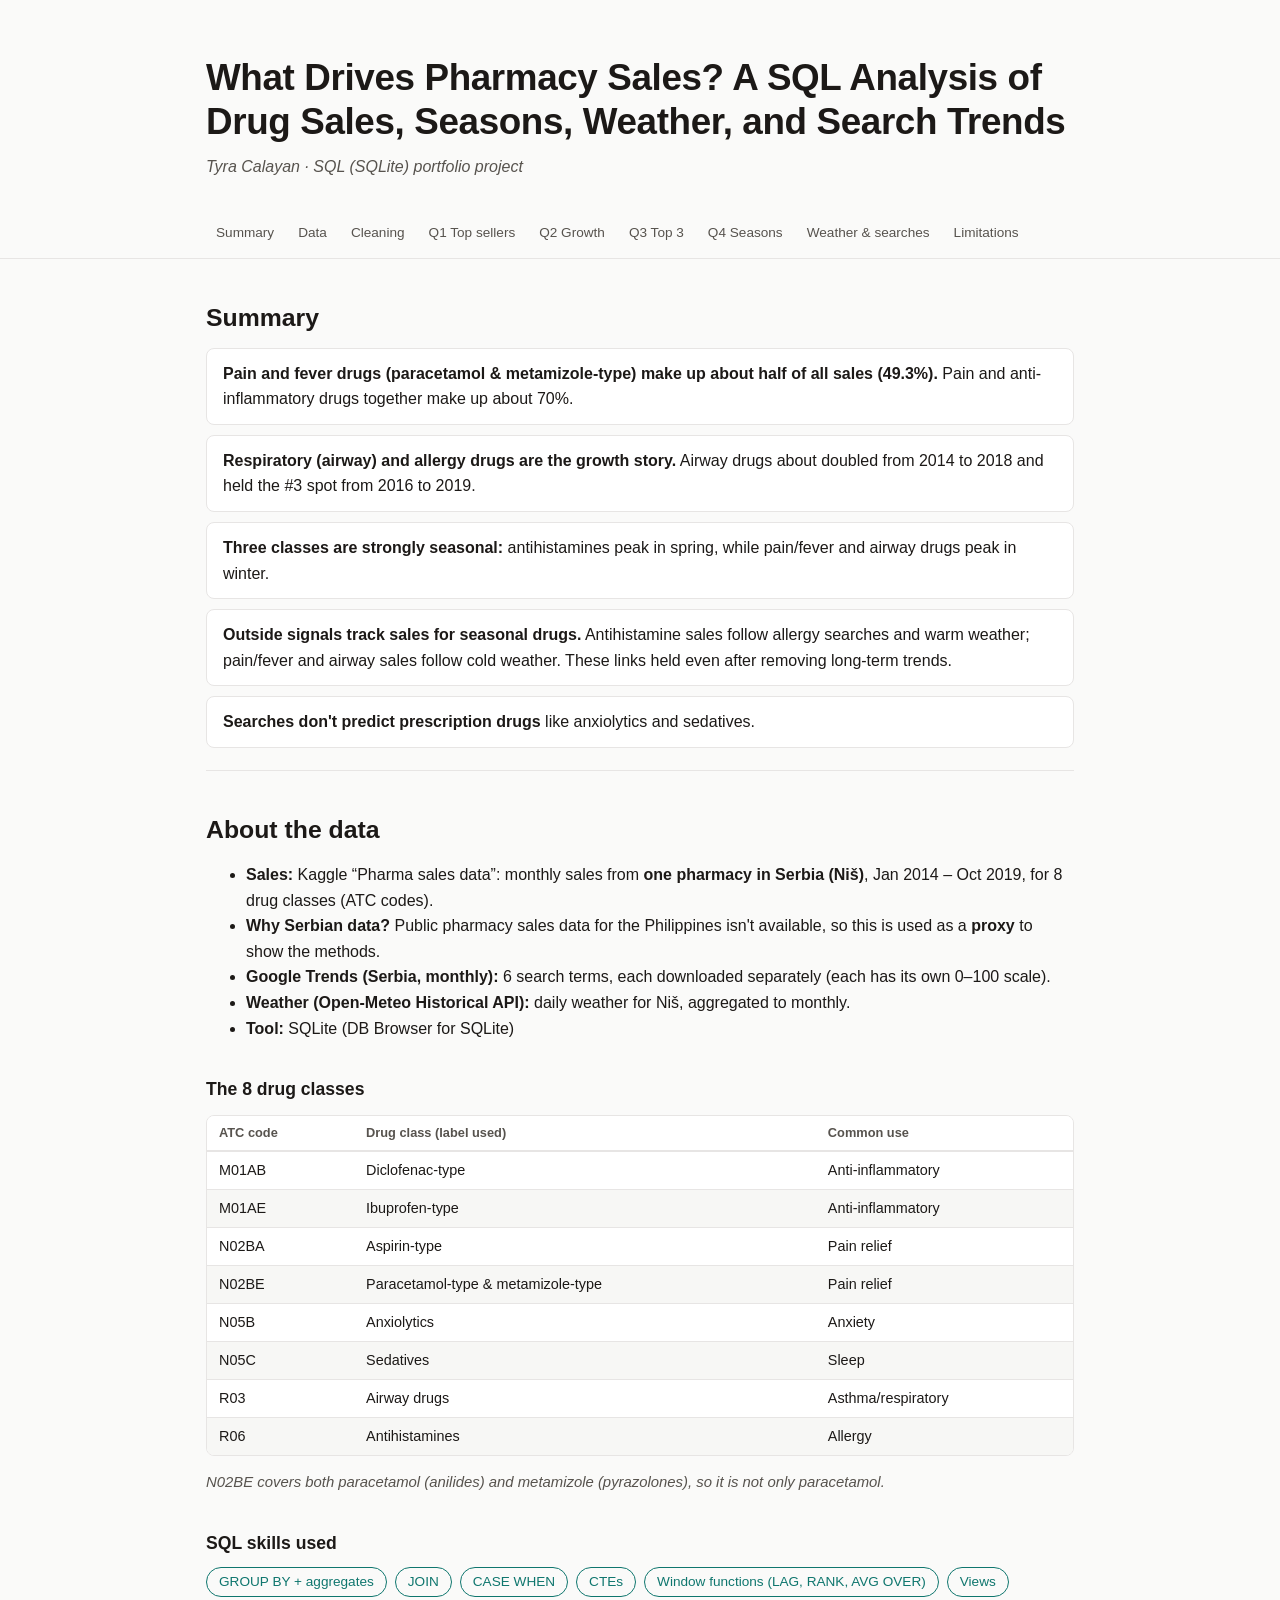
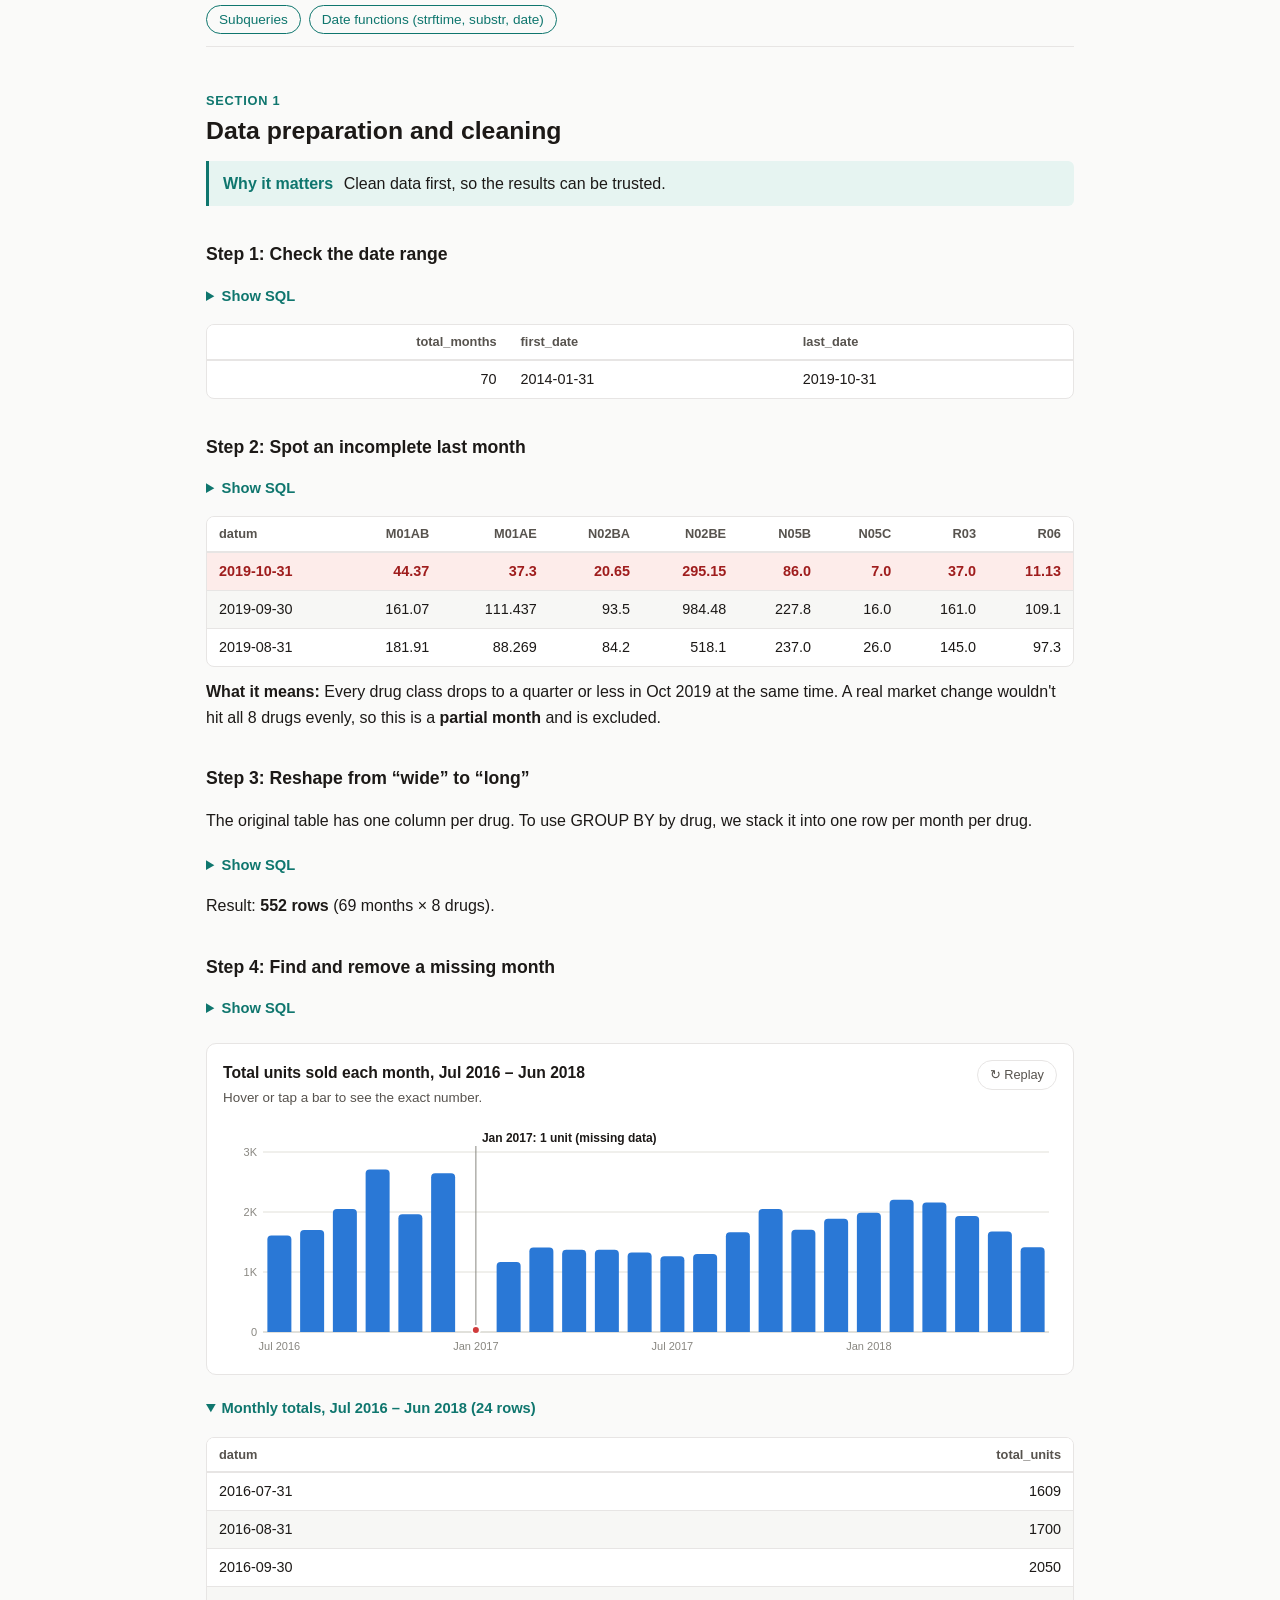
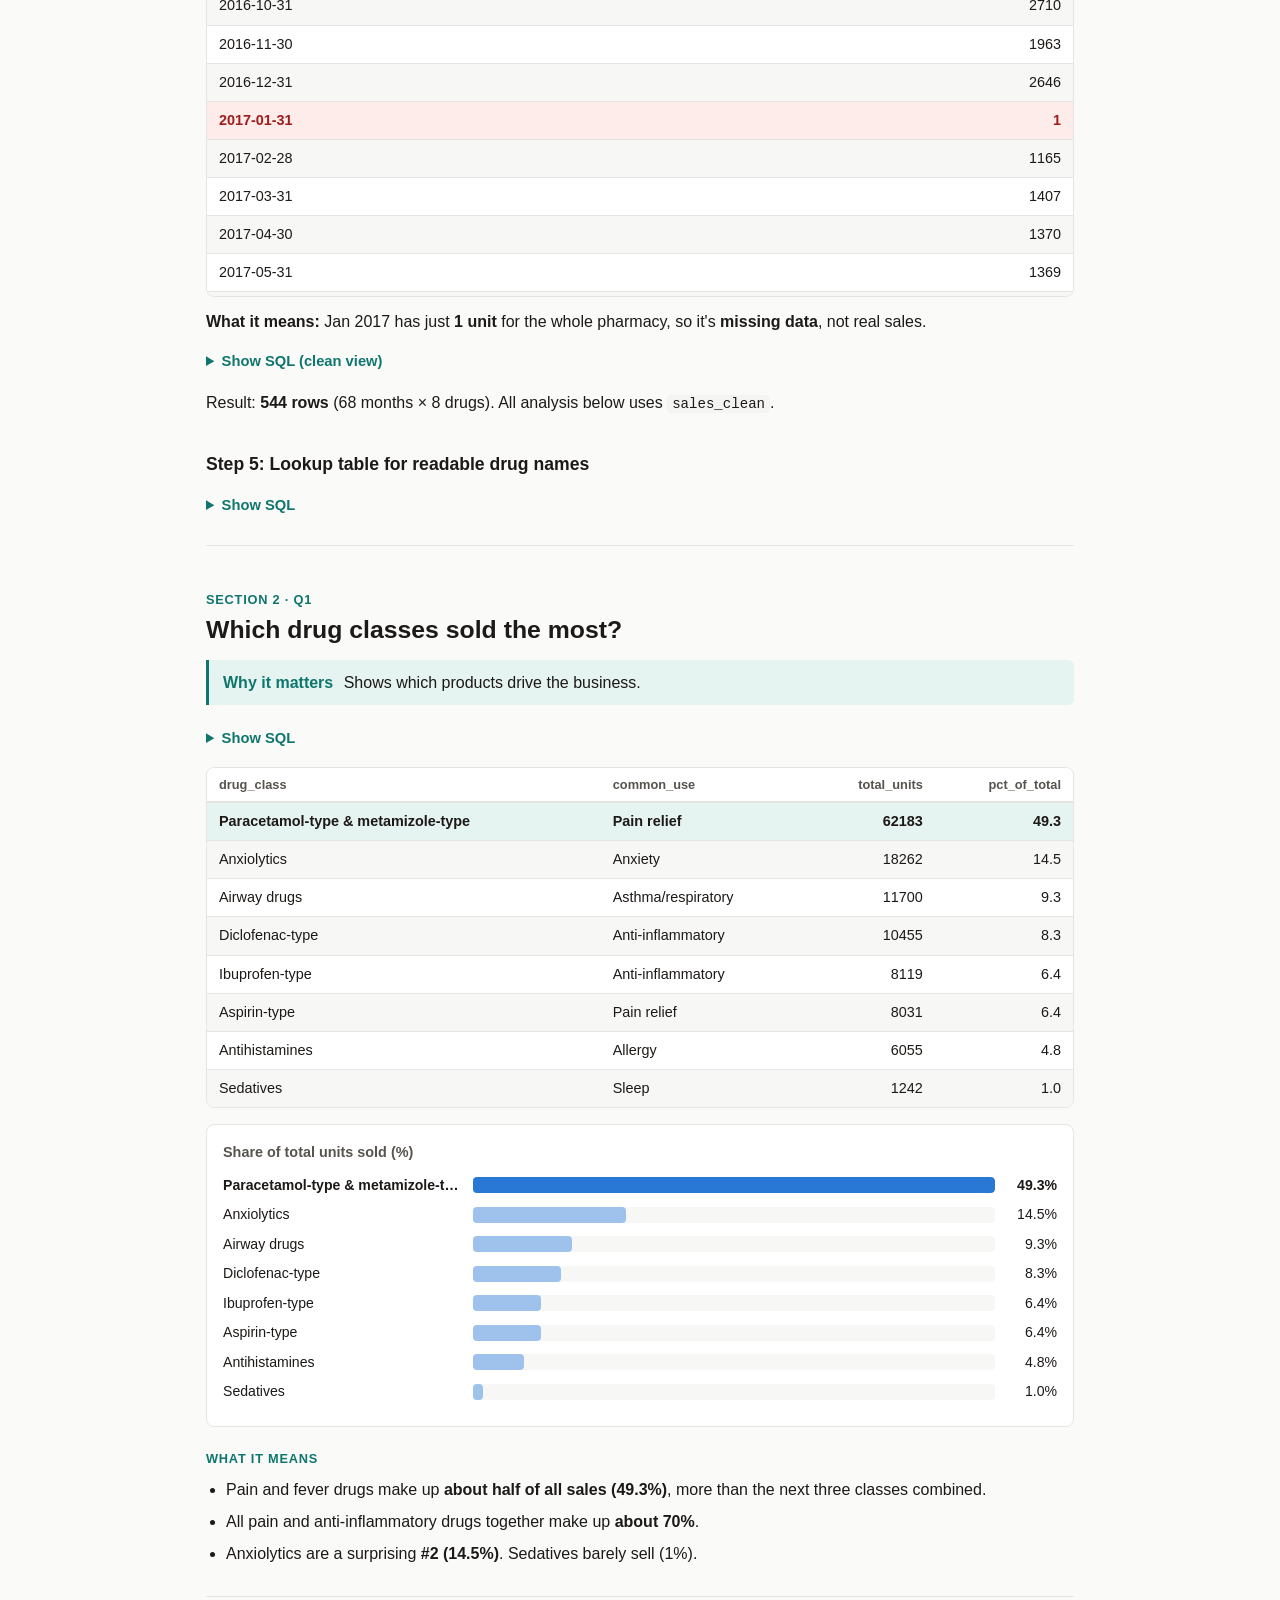
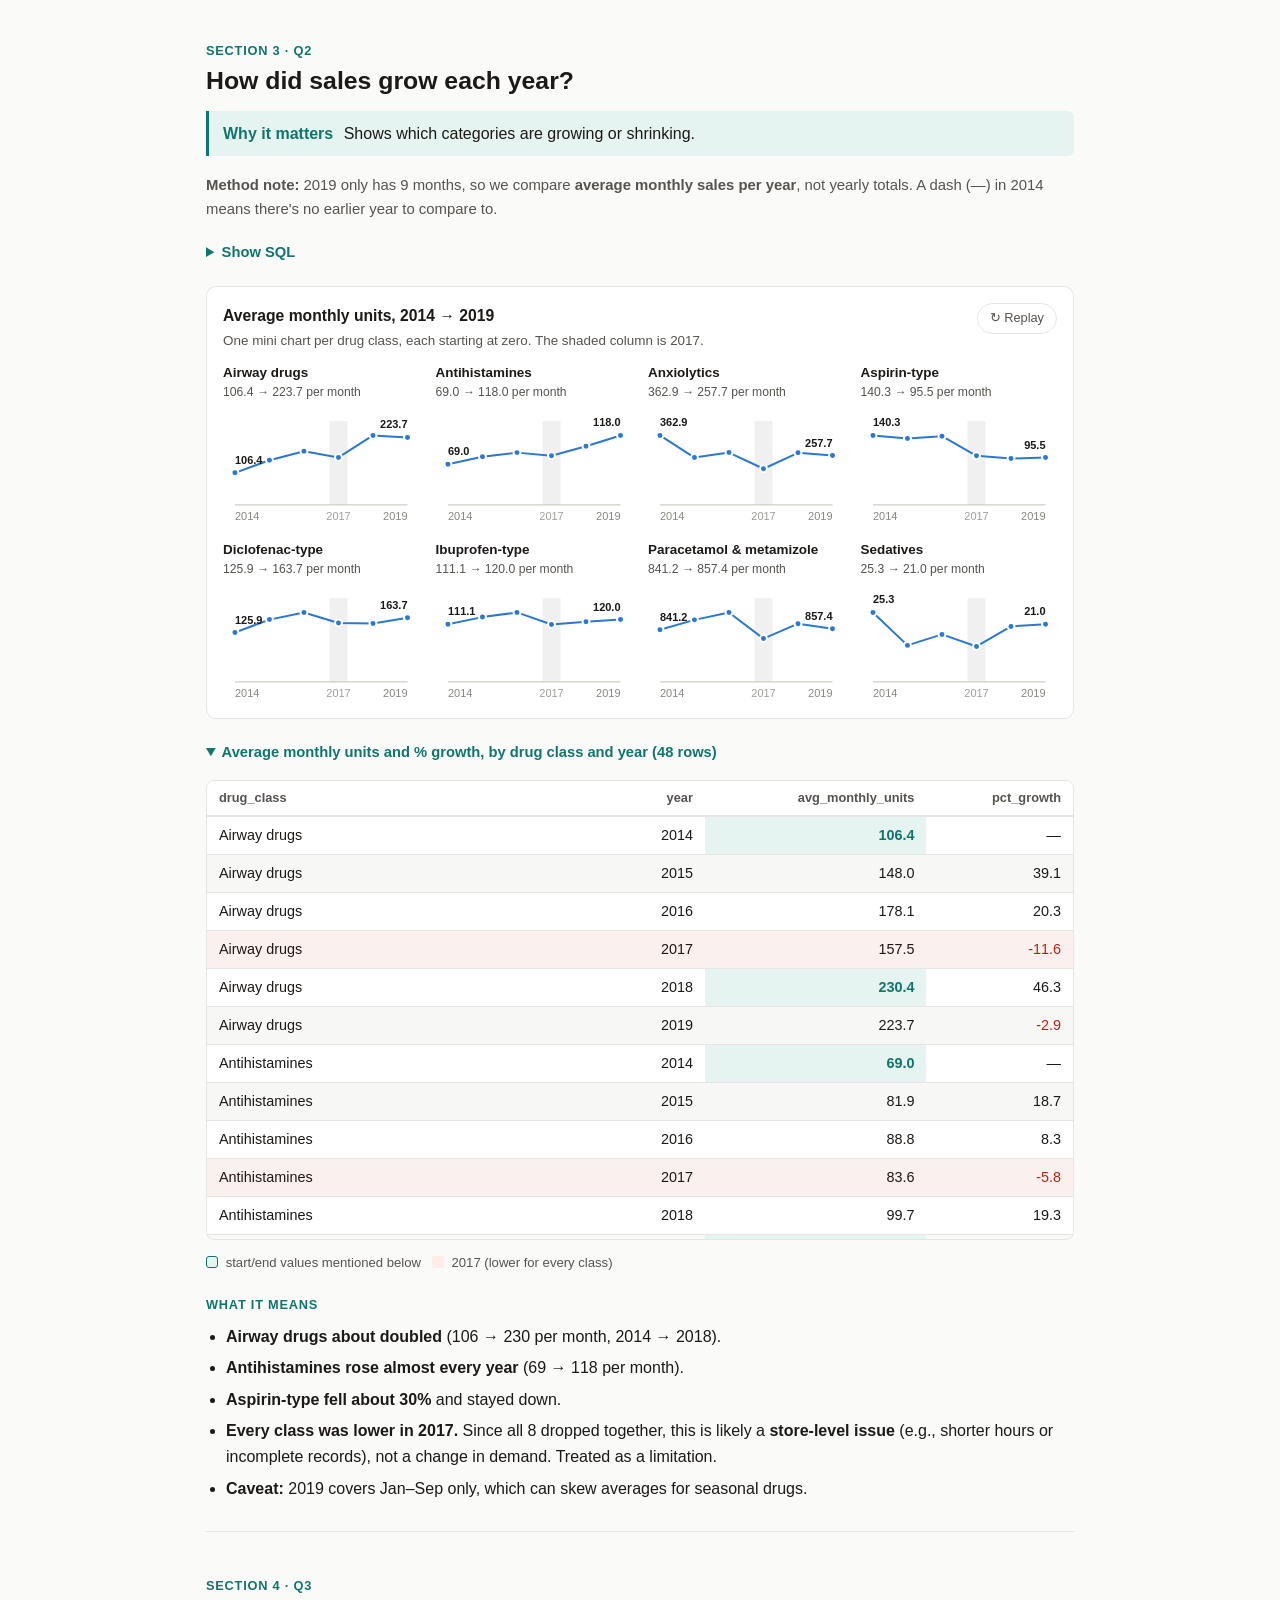
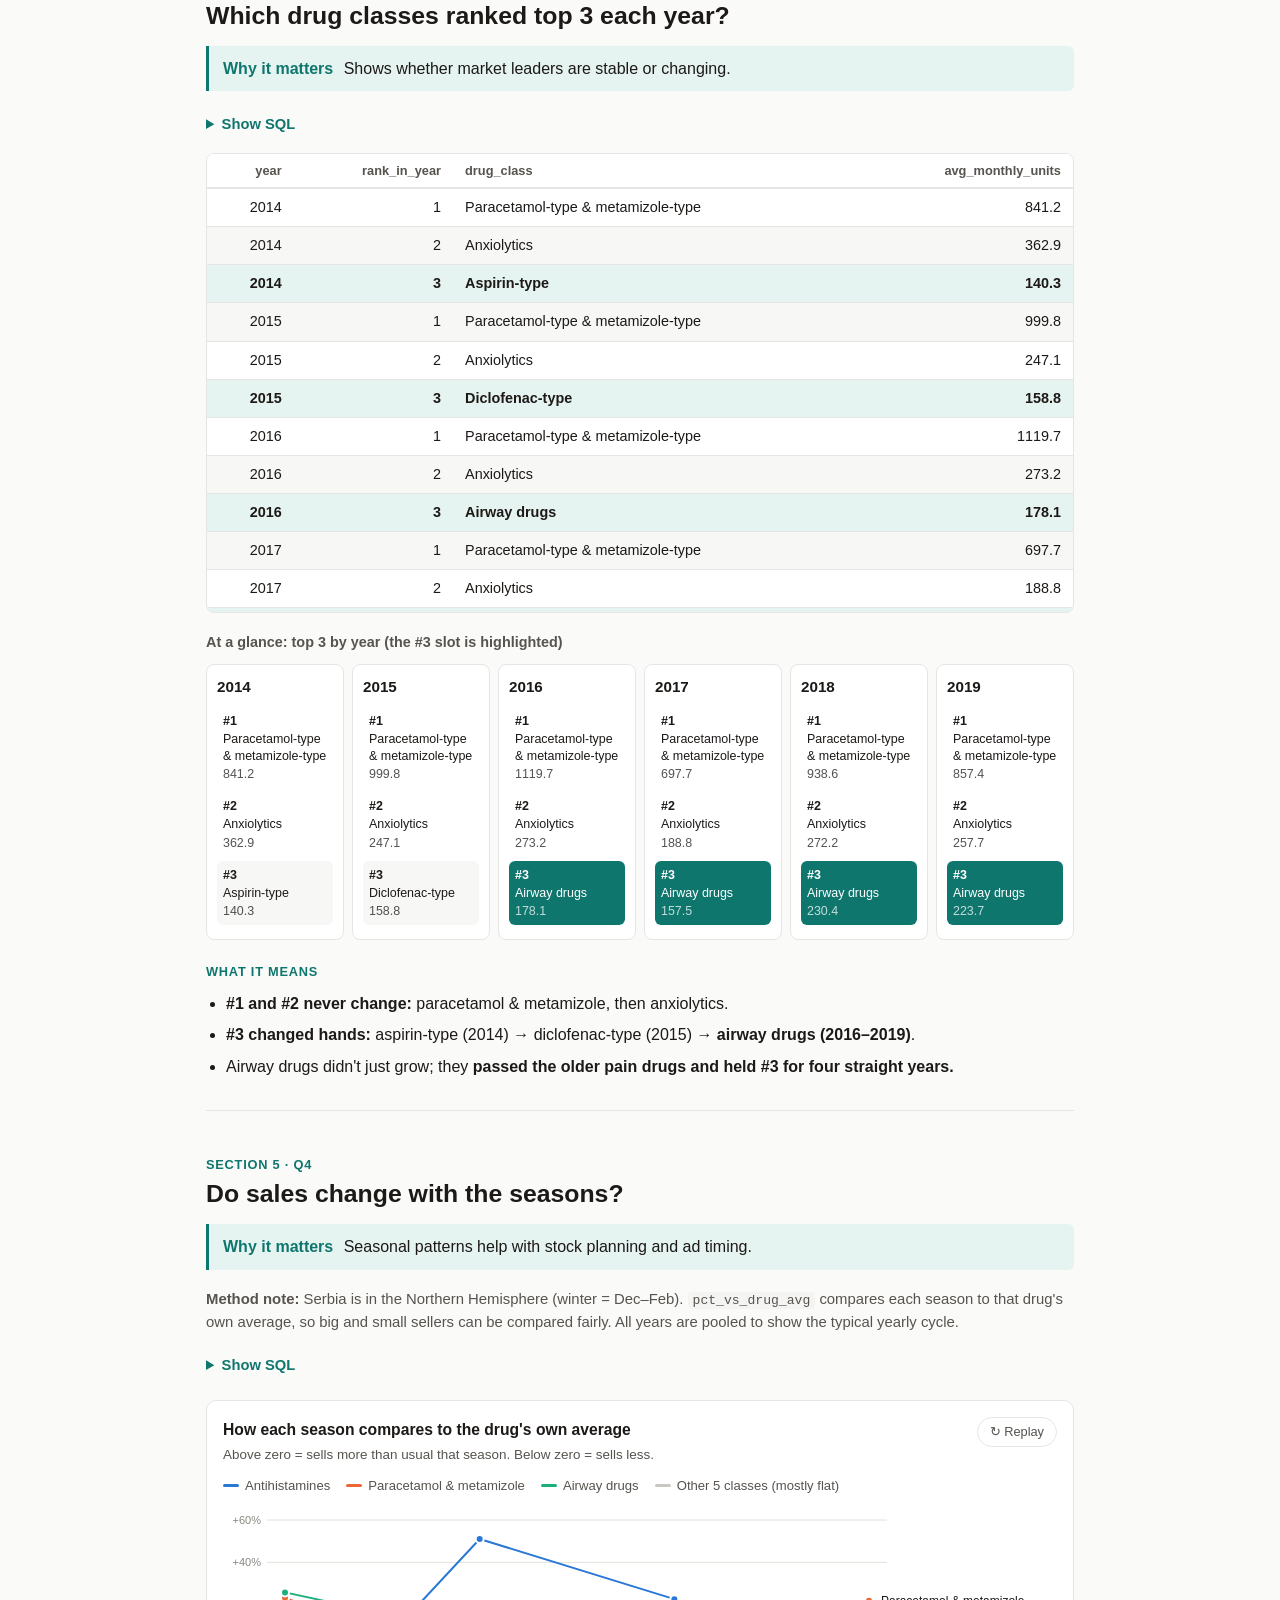
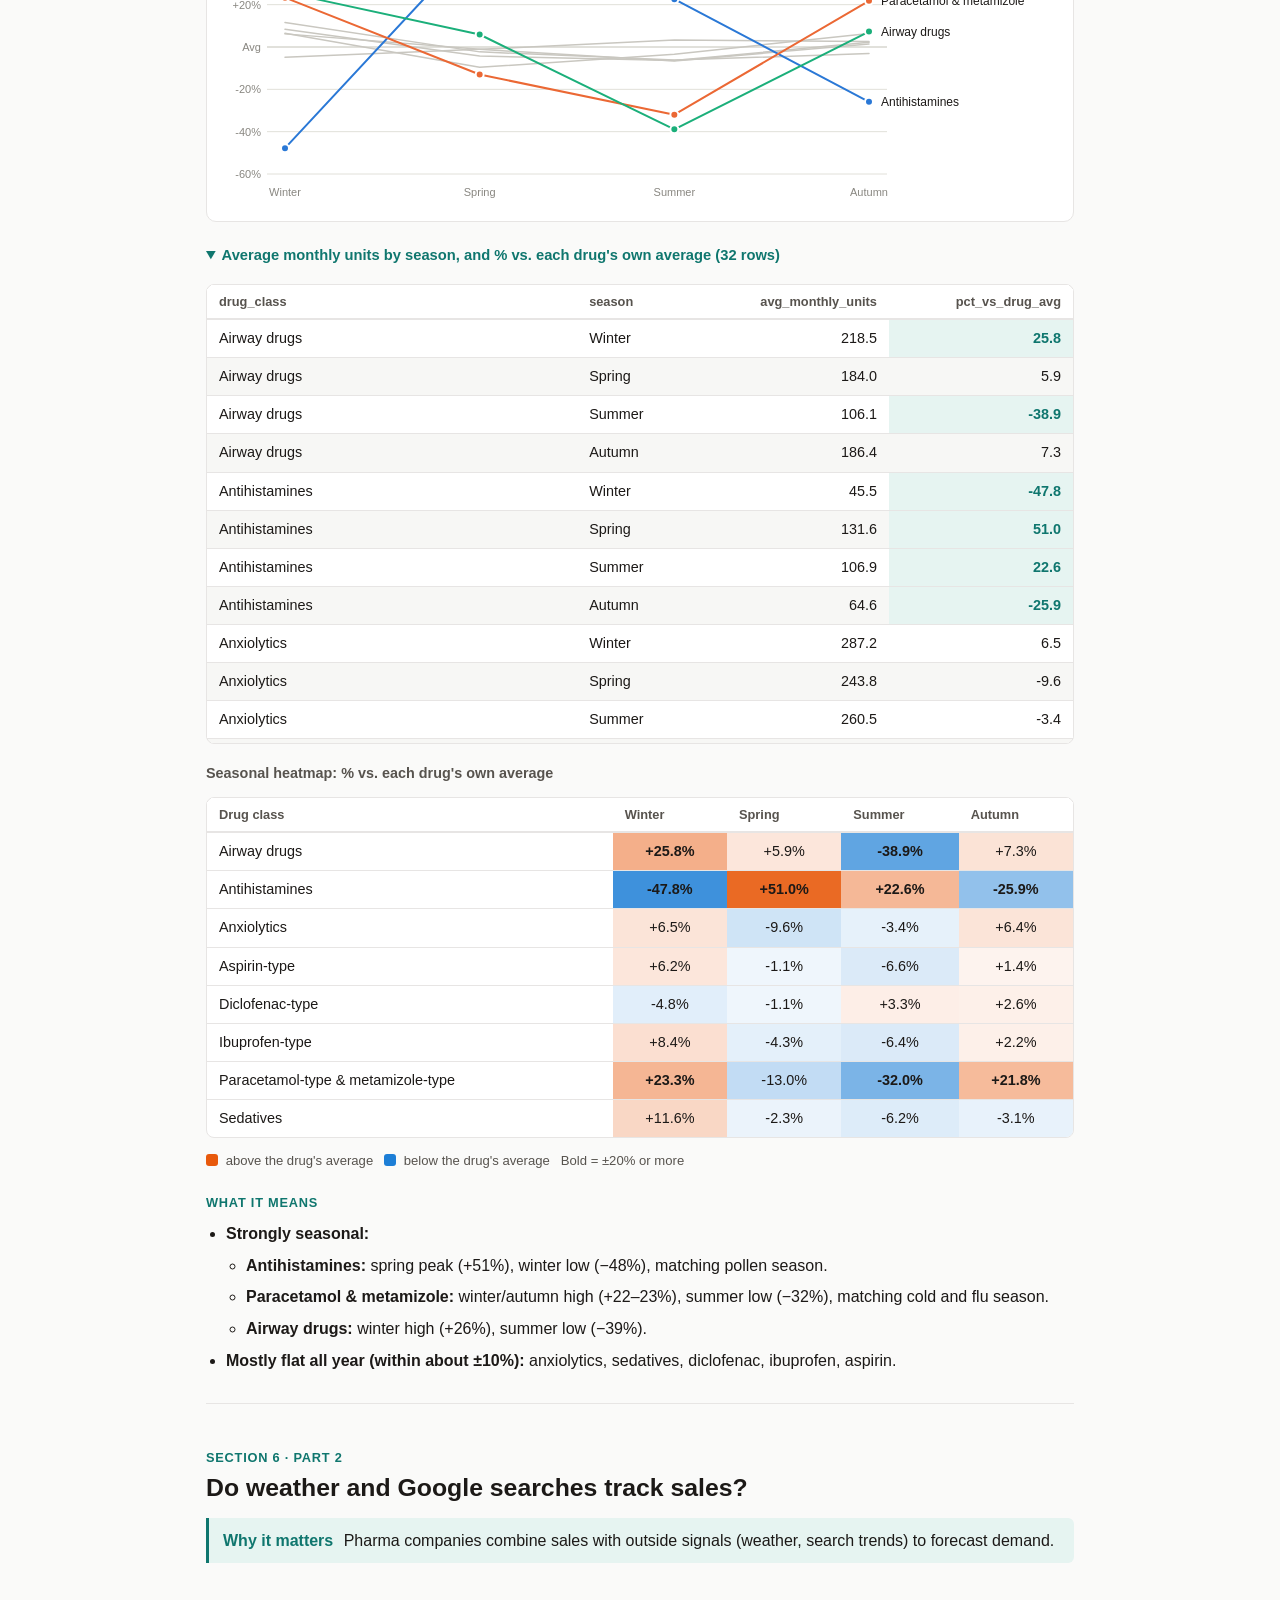
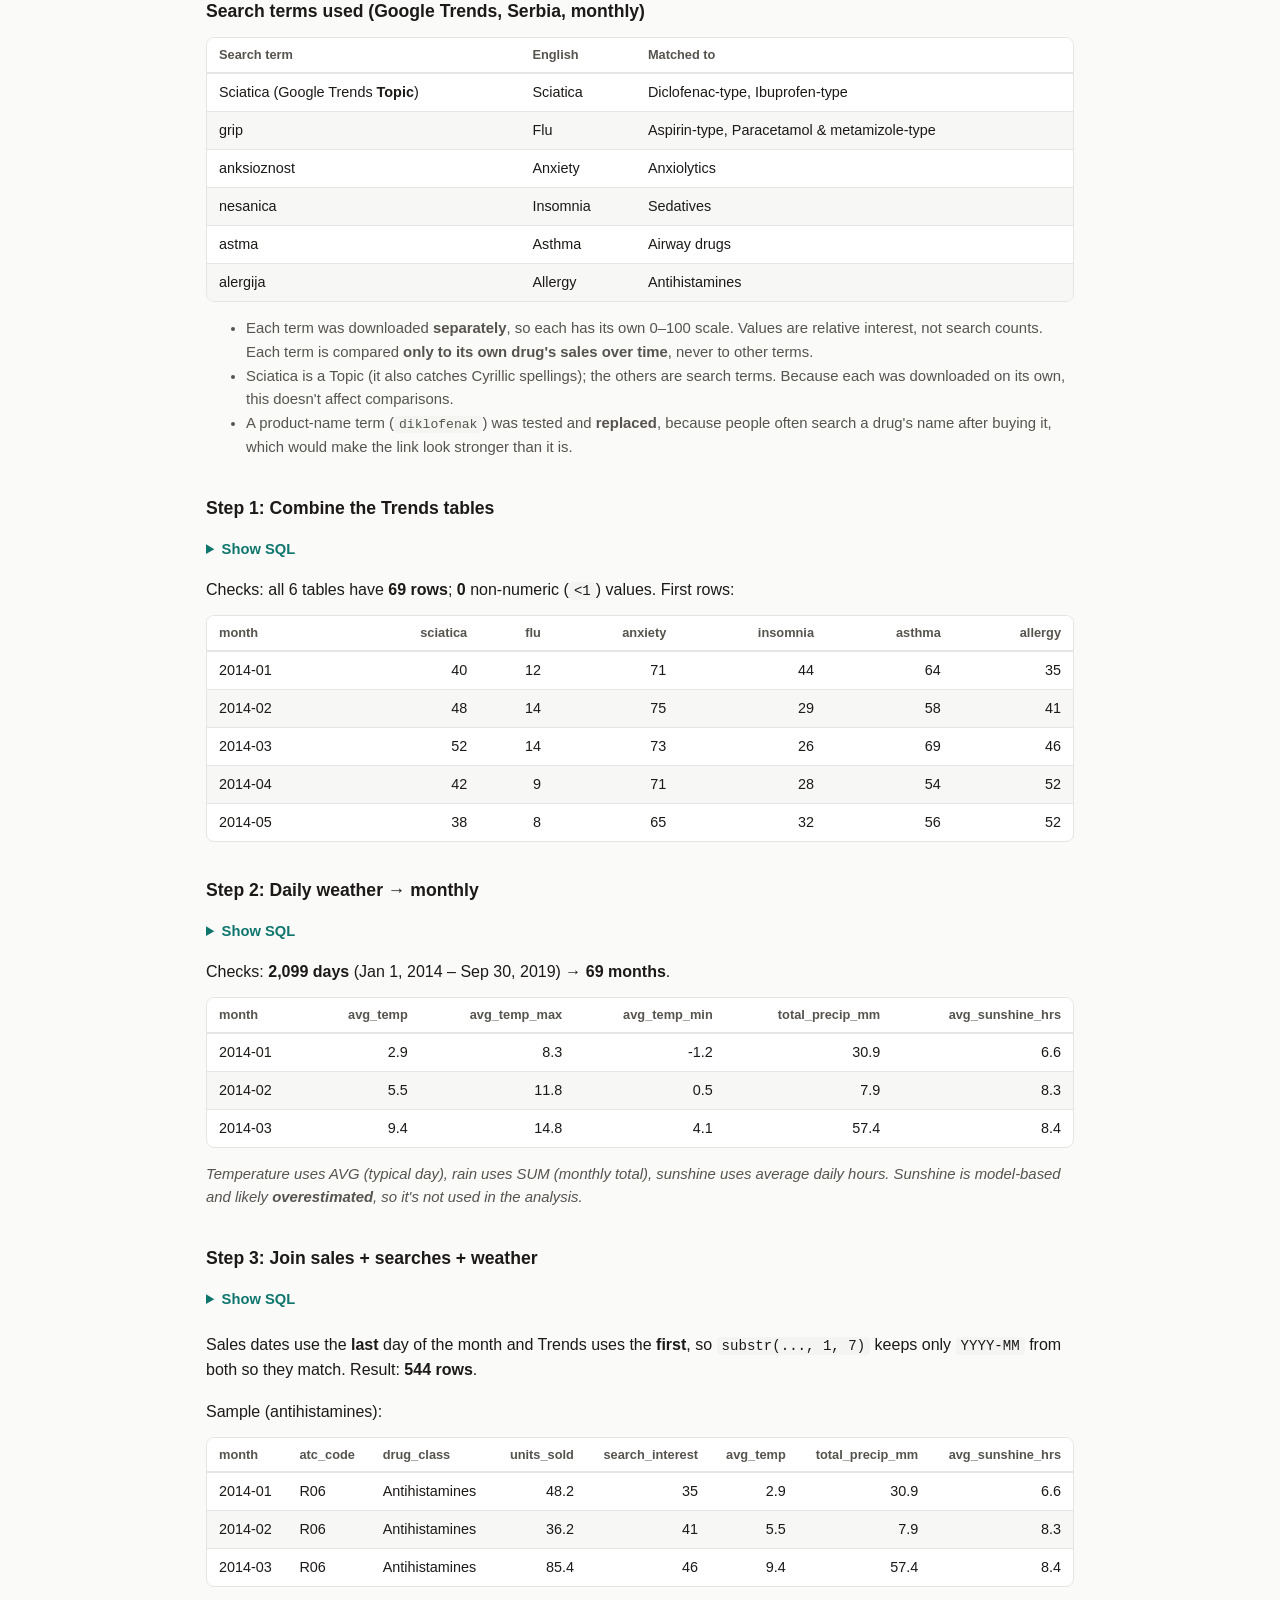
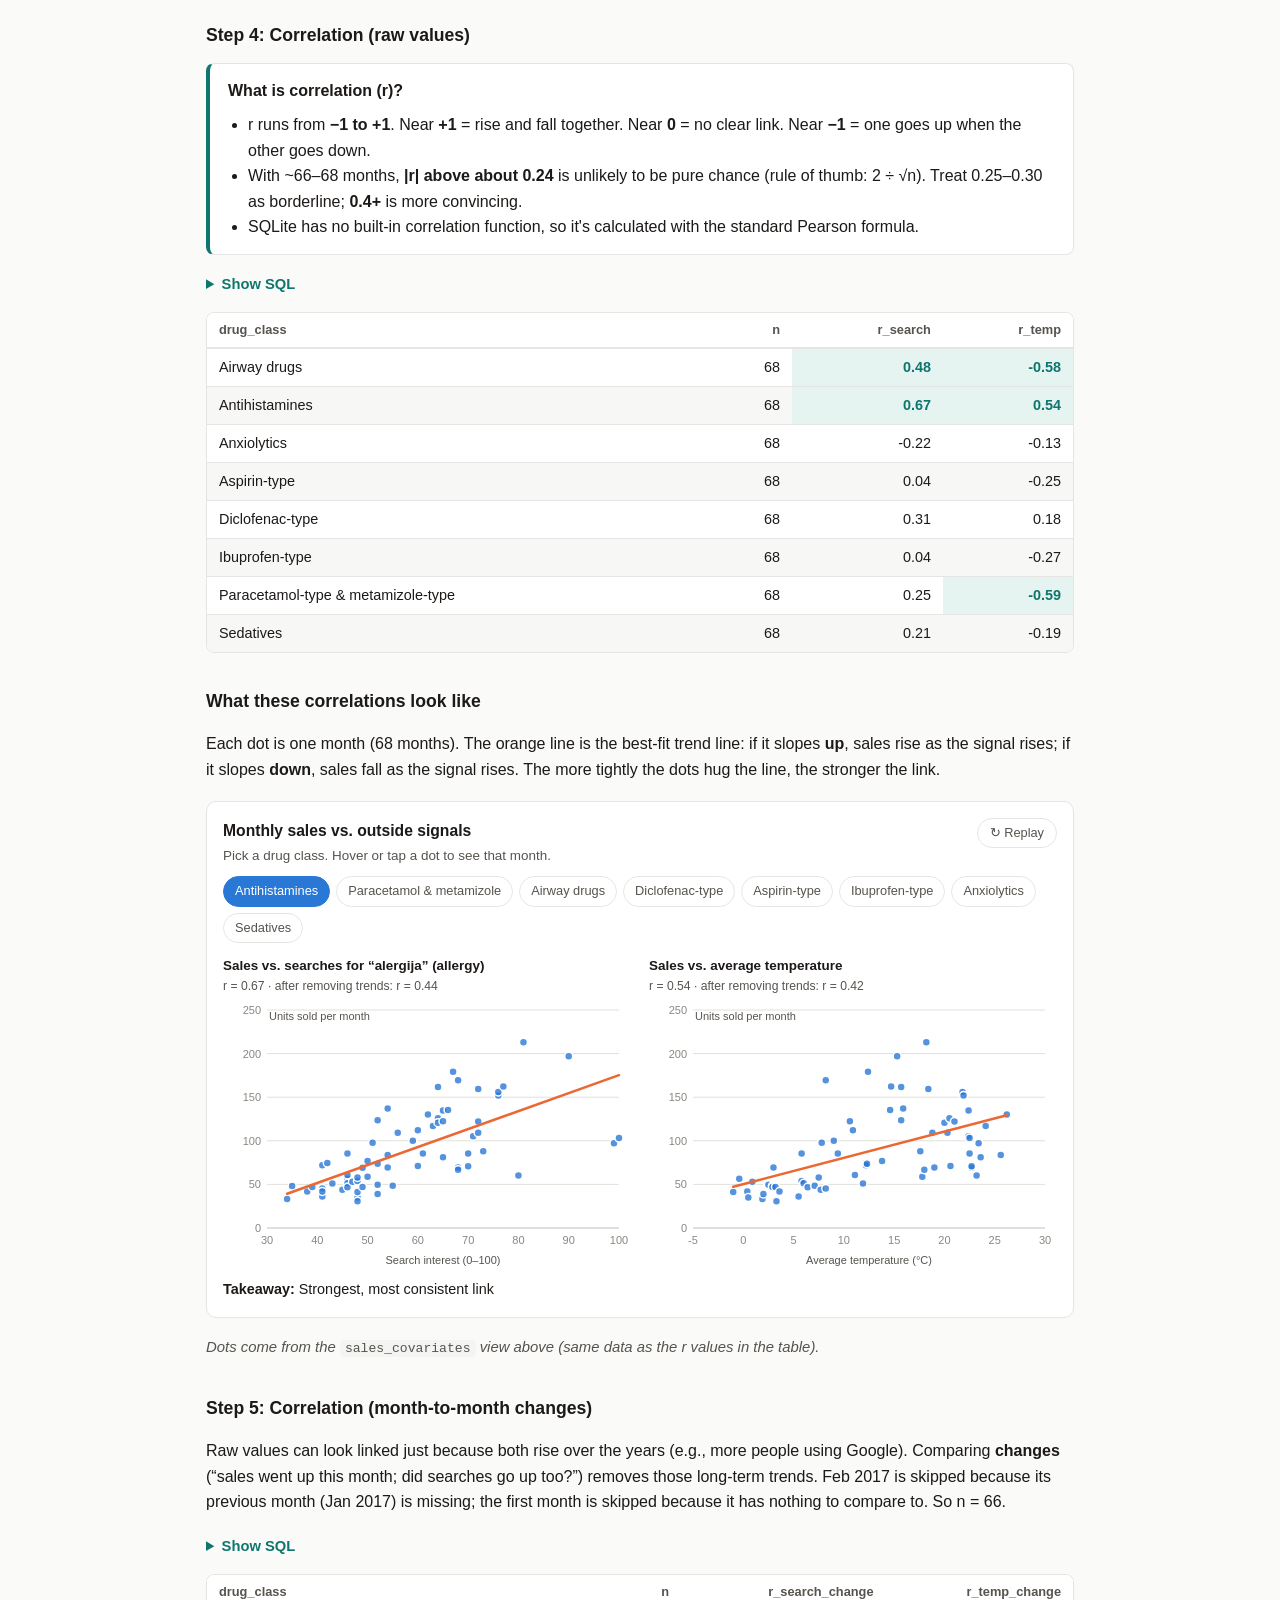
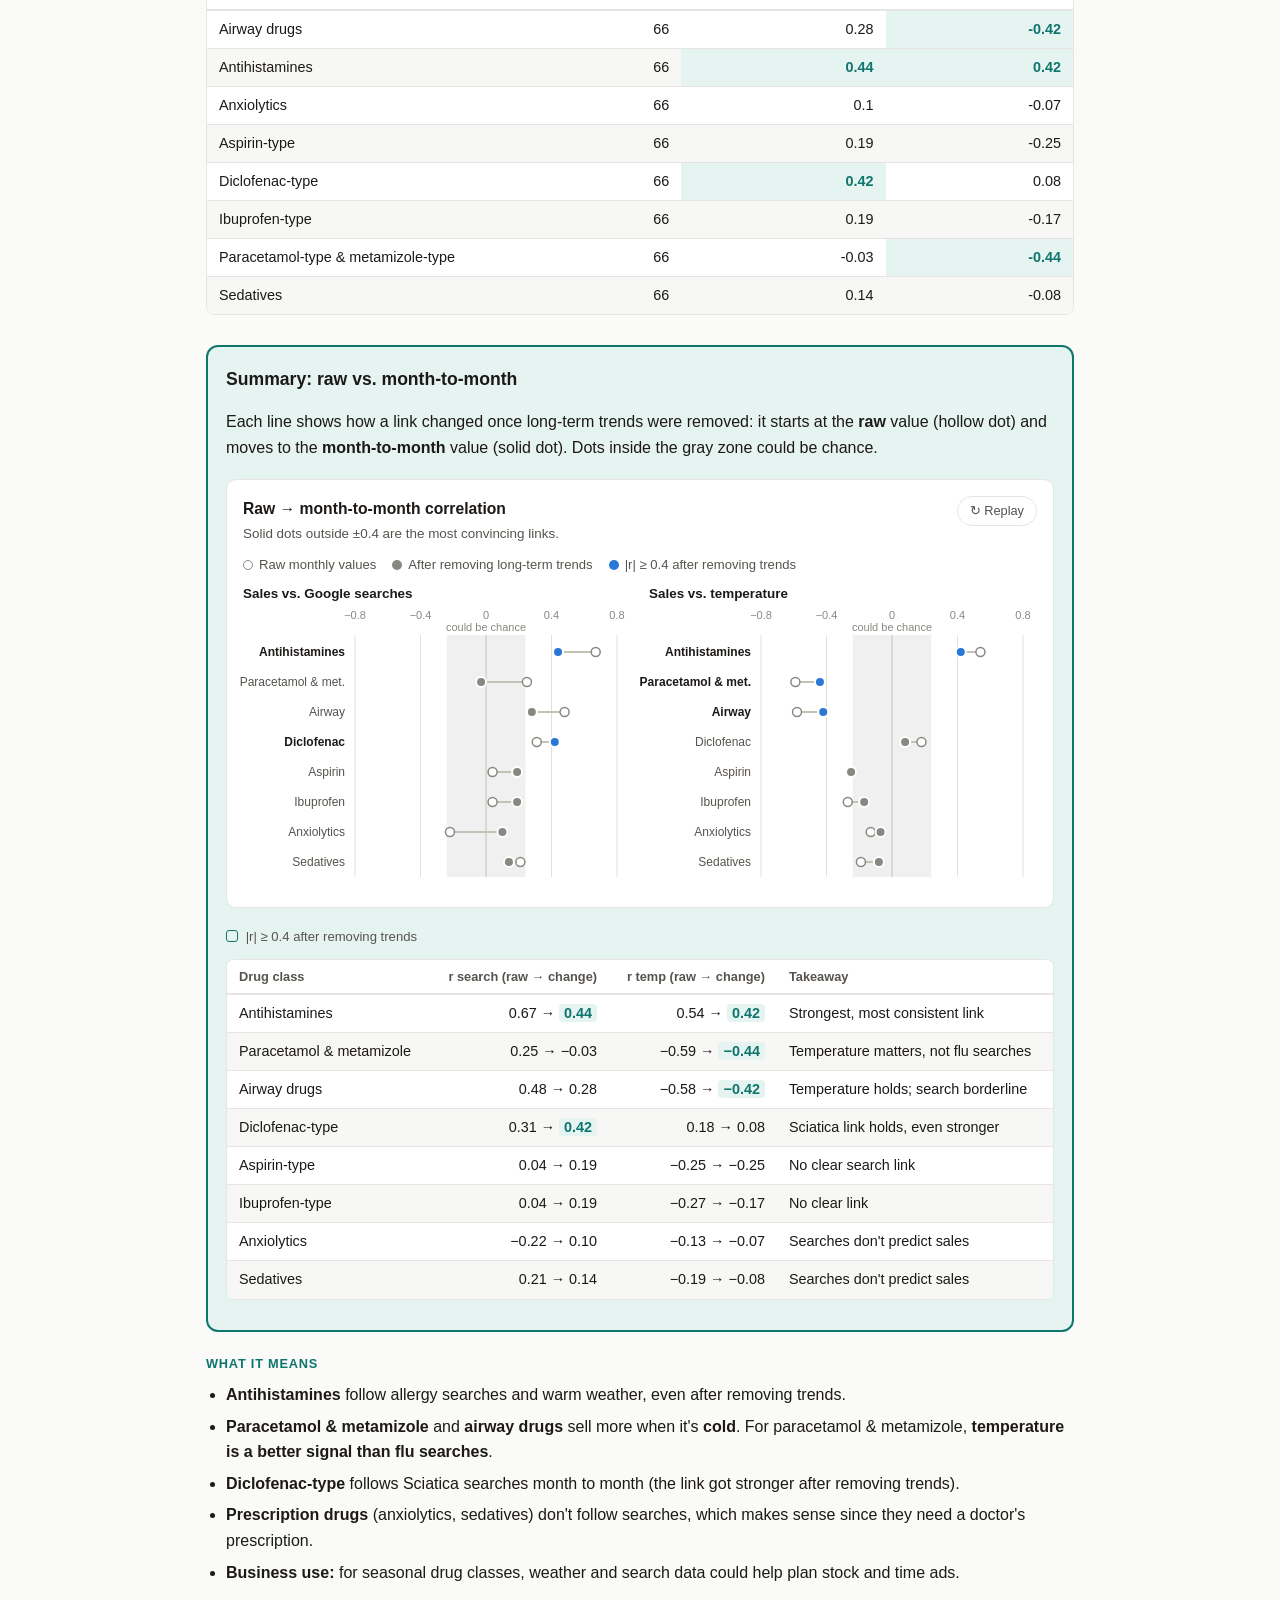
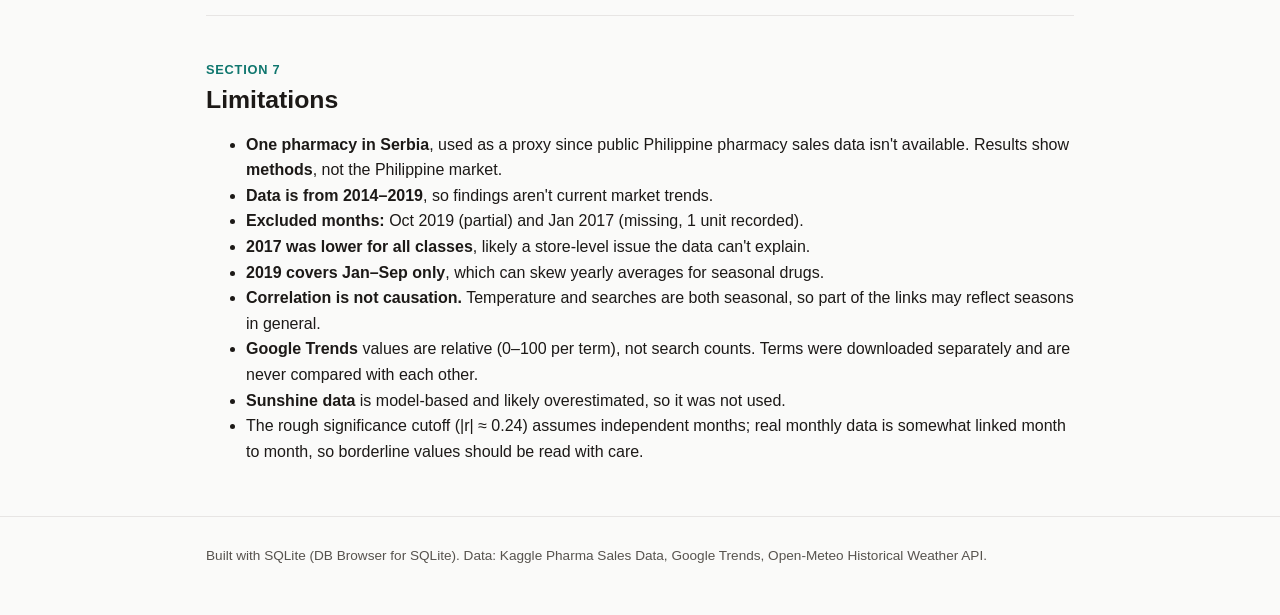
<file: projects/pharma-sales/index.html>
<!doctype html>
<html lang="en">
<head>
<meta charset="utf-8">
<meta name="viewport" content="width=device-width, initial-scale=1">
<title>Pharmacy Sales Analysis</title>
<style>
:root{
  --bg:#fafaf9; --surface:#ffffff; --text:#1c1917; --muted:#57534e; --line:#e7e5e4;
  --zebra:#f7f7f5; --code-bg:#f4f4f2; --accent:#0f766e; --accent-soft:#e6f4f1;
  --flag:#fdecea; --flag-text:#9f1d1d; --warm:#e8590c; --cool:#1c7ed6; --neg:#b42318;
  --k:#7c3aed; --f:#0f766e; --s:#b45309; --c:#78716c;
  --s1:#2a78d6; --s2:#eb6834; --s3:#1baf7a; --v-other:#c9c7c0; --v-grid:#e1e0d9; --v-axis:#c3c2b7;
  --v-muted:#898781; --v-bad:#d03b3b; --v-band:rgba(137,135,129,.12);
}
@media (prefers-color-scheme: dark){
  :root{
    --bg:#121212; --surface:#1b1b1a; --text:#ecebe9; --muted:#a8a29e; --line:#2f2e2c;
    --zebra:#20201f; --code-bg:#232322; --accent:#2dd4bf; --accent-soft:#11302c;
    --flag:#3a1d1b; --flag-text:#fca5a5; --warm:#f76707; --cool:#339af0; --neg:#f87171;
    --k:#c4b5fd; --f:#5eead4; --s:#fbbf24; --c:#a8a29e;
    --s1:#3987e5; --s2:#d95926; --s3:#199e70; --v-other:#4a4945; --v-grid:#2c2c2a; --v-axis:#383835;
    --v-muted:#898781; --v-bad:#e66767; --v-band:rgba(137,135,129,.16);
  }
}
*{box-sizing:border-box}
html{scroll-behavior:smooth; scroll-padding-top:64px}
body{margin:0; background:var(--bg); color:var(--text);
  font:16px/1.6 -apple-system,BlinkMacSystemFont,"Segoe UI",Roboto,"Helvetica Neue",Arial,sans-serif}
.wrap{max-width:900px; margin:0 auto; padding:0 16px}
header.hero{padding:56px 0 28px}
header.hero h1{font-size:clamp(1.6rem,4vw,2.3rem); line-height:1.2; margin:0 0 10px; letter-spacing:-.01em}
header.hero p{margin:0; color:var(--muted); font-style:italic}
nav.toc{position:sticky; top:0; z-index:10; background:color-mix(in srgb,var(--bg) 92%,transparent);
  backdrop-filter:blur(6px); border-bottom:1px solid var(--line)}
nav.toc .wrap{display:flex; gap:4px; overflow-x:auto; padding-top:10px; padding-bottom:10px; scrollbar-width:none}
nav.toc a{white-space:nowrap; text-decoration:none; color:var(--muted); font-size:.85rem;
  padding:4px 10px; border-radius:999px}
nav.toc a:hover{background:var(--accent-soft); color:var(--accent)}
section{padding:44px 0 12px; border-bottom:1px solid var(--line)}
section:last-of-type{border-bottom:0}
h2{font-size:1.55rem; margin:0 0 14px; line-height:1.25}
h3{font-size:1.1rem; margin:34px 0 10px}
h4{margin:0 0 8px; font-size:1rem}
.eyebrow{margin:0 0 4px; color:var(--accent); font-weight:600; font-size:.8rem; letter-spacing:.06em; text-transform:uppercase}
.why{background:var(--accent-soft); border-left:3px solid var(--accent); padding:10px 14px; border-radius:0 6px 6px 0; margin:0 0 18px}
.why span{font-weight:700; color:var(--accent); margin-right:6px}
.method,.note{color:var(--muted); font-size:.93rem}
.note{font-style:italic}
.result{margin:10px 0}
ul.summary{padding:0; list-style:none; margin:0}
ul.summary li{background:var(--surface); border:1px solid var(--line); border-radius:8px; padding:12px 16px; margin-bottom:10px}
code{font:.88em ui-monospace,SFMono-Regular,Menlo,Consolas,monospace; background:var(--code-bg); padding:1px 5px; border-radius:4px}
details.sql{margin:12px 0}
details summary{cursor:pointer; color:var(--accent); font-weight:600; font-size:.92rem; padding:4px 0; user-select:none}
details.sql pre{margin:8px 0 0; background:var(--code-bg); border:1px solid var(--line); border-radius:8px;
  padding:14px 16px; overflow-x:auto; font:13px/1.55 ui-monospace,SFMono-Regular,Menlo,Consolas,monospace}
details.sql pre code{background:none; padding:0; font:inherit}
.k{color:var(--k); font-weight:600} .f{color:var(--f)} .s{color:var(--s)} .c{color:var(--c); font-style:italic}
details.long{margin:12px 0}
.tbl{overflow-x:auto; margin:12px 0; border:1px solid var(--line); border-radius:8px; background:var(--surface)}
.tbl.scroll{max-height:460px; overflow-y:auto}
table{border-collapse:collapse; width:100%; font-size:.9rem; font-variant-numeric:tabular-nums}
th,td{padding:7px 12px; text-align:left; border-bottom:1px solid var(--line); white-space:nowrap}
thead th{position:sticky; top:0; background:var(--surface); font-weight:600; color:var(--muted);
  font-size:.8rem; box-shadow:inset 0 -1px 0 var(--line); z-index:1}
tbody tr:nth-child(even){background:var(--zebra)}
tbody tr:last-child td,tbody tr:last-child th{border-bottom:0}
tbody th{font-weight:500}
.n{text-align:right}
td.hi,span.hi{font-weight:700; background:var(--accent-soft); color:var(--accent)}
span.hi{padding:1px 5px; border-radius:4px}
td.neg{color:var(--neg)}
tr.hi-row td{background:var(--accent-soft); font-weight:600}
tr.flag td{background:var(--flag); color:var(--flag-text); font-weight:700}
tr.yr2017 td{background:color-mix(in srgb,var(--flag) 55%,transparent)}
.means{margin:22px 0 18px}
.means h4{color:var(--accent); text-transform:uppercase; font-size:.8rem; letter-spacing:.06em}
.means ul{margin:0; padding-left:20px} .means li{margin-bottom:6px}
.means ul ul{margin-top:6px}
.inline-means{margin:12px 0}
.tags{display:flex; flex-wrap:wrap; gap:8px}
.tags span{border:1px solid var(--accent); color:var(--accent); border-radius:999px; padding:3px 12px; font-size:.85rem}
.chart{background:var(--surface); border:1px solid var(--line); border-radius:8px; padding:16px; margin:16px 0}
.chart-title{font-weight:600; font-size:.9rem; color:var(--muted); margin:18px 0 10px}
.chart .chart-title{margin-top:0}
.bar-row{display:grid; grid-template-columns:minmax(120px,240px) 1fr 52px; gap:10px; align-items:center; margin:7px 0; font-size:.88rem}
.bar-label{overflow:hidden; text-overflow:ellipsis; white-space:nowrap}
.bar-track{background:var(--zebra); border-radius:4px; height:16px; overflow:hidden}
.bar{display:block; height:100%; background:color-mix(in srgb,var(--s1) 45%,var(--surface)); border-radius:0 4px 4px 0}
.bar-row.top .bar{background:var(--s1)}
.bar-row.top{font-weight:700}
.bar-val{text-align:right; font-variant-numeric:tabular-nums}
.rankgrid{display:grid; grid-template-columns:repeat(6,1fr); gap:8px}
.rankgrid .yr{background:var(--surface); border:1px solid var(--line); border-radius:8px; padding:10px}
.rankgrid h5{margin:0 0 8px; font-size:.95rem}
.rankgrid ol{list-style:none; padding:0; margin:0}
.rankgrid li{font-size:.78rem; line-height:1.3; padding:6px; border-radius:6px; margin-bottom:4px; display:grid; gap:2px}
.rankgrid li.third{background:var(--zebra)}
.rankgrid li.third.airway{background:var(--accent); color:#fff}
@media (prefers-color-scheme: dark){ .rankgrid li.third.airway{color:#0b1f1c} }
.rankgrid .rk{font-weight:700} .rankgrid .v{color:inherit; opacity:.75; font-variant-numeric:tabular-nums}
table.heat td{text-align:center; font-variant-numeric:tabular-nums}
table.heat td.strong{font-weight:700}
table.heat tbody tr:nth-child(even){background:none}
.legend{font-size:.82rem; color:var(--muted); margin:6px 0 0}
.sw{display:inline-block; width:12px; height:12px; border-radius:3px; vertical-align:-1px; margin-right:4px}
.sw-hi{background:var(--accent-soft); border:1px solid var(--accent)}
.sw-2017{background:var(--flag)}
.sw-warm{background:var(--warm)} .sw-cool{background:var(--cool)}
.callout{background:var(--surface); border:1px solid var(--line); border-left:4px solid var(--accent); border-radius:8px; padding:14px 18px; margin:14px 0}
.callout ul{margin:0; padding-left:20px}
.feature{margin:30px 0 8px; padding:18px; border:2px solid var(--accent); border-radius:12px; background:var(--accent-soft)}
.feature h3{margin-top:0}
.feature .tbl{background:var(--surface)}
.notes{font-size:.93rem; color:var(--muted)}
footer{padding:28px 0 48px; color:var(--muted); font-size:.85rem; border-top:1px solid var(--line); margin-top:24px}
@media (max-width:640px){
  .rankgrid{grid-template-columns:repeat(3,1fr)}
  .bar-row{grid-template-columns:110px 1fr 46px; font-size:.8rem}
  th,td{padding:6px 9px}
}

.viz{margin:18px 0; padding:16px; background:var(--surface); border:1px solid var(--line); border-radius:10px}
.viz-head{display:flex; justify-content:space-between; gap:12px; align-items:flex-start; margin-bottom:10px}
.viz-title{margin:0; font-weight:650; font-size:.98rem}
.viz-sub{margin:2px 0 0; color:var(--muted); font-size:.84rem}
.replay{flex:none; border:1px solid var(--line); background:var(--surface); color:var(--muted); border-radius:999px;
  padding:4px 12px; font:inherit; font-size:.8rem; cursor:pointer}
.replay:hover{color:var(--accent); border-color:var(--accent)}
.viz-host{position:relative}
.viz-host svg{display:block; max-width:100%; overflow:visible; touch-action:pan-y}
.viz text{font-family:inherit}
.viz .grid{stroke:var(--v-grid); stroke-width:1}
.viz .axis{stroke:var(--v-axis); stroke-width:1}
.viz .tick{fill:var(--v-muted); font-size:11px; font-variant-numeric:tabular-nums}
.viz .tick-faint{opacity:.8}
.viz .axis-title{fill:var(--muted); font-size:11px}
.viz .val{fill:var(--text); font-size:11px; font-weight:600; font-variant-numeric:tabular-nums}
.viz .annot{fill:var(--text); font-size:12px; font-weight:600}
.viz .end-label{fill:var(--text); font-size:12px}
.viz .row-label{fill:var(--muted); font-size:12px}
.viz .row-label.strong{fill:var(--text); font-weight:650}
.viz .leader{stroke:var(--v-muted); stroke-width:1}
.bar-s1{fill:var(--s1)}
.bar-bad,.dot-bad{fill:var(--v-bad)}
.dot-bad{stroke:var(--surface); stroke-width:2}
.line{fill:none; stroke-width:2; stroke-linejoin:round; stroke-linecap:round}
.line.s1{stroke:var(--s1)} .line.s2{stroke:var(--s2)} .line.s3{stroke:var(--s3)}
.line.muted{stroke:var(--v-other); stroke-width:1.5}
.dot{stroke:var(--surface); stroke-width:2}
.dot.s1{fill:var(--s1)} .dot.s2{fill:var(--s2)} .dot.s3{fill:var(--s3)}
.band-2017{fill:var(--v-band)}
.pt{fill:var(--s1); fill-opacity:.8; stroke:var(--surface); stroke-width:1.5}
.trend{fill:none; stroke:var(--s2); stroke-width:2.5; stroke-linecap:round}
.chance{fill:var(--v-band)}
.conn{fill:none; stroke:var(--v-axis); stroke-width:2; stroke-linecap:round}
.pt-raw{fill:var(--surface); stroke:var(--v-muted); stroke-width:1.5}
.pt-chg{fill:var(--v-muted); stroke:var(--surface); stroke-width:2}
.pt-chg.strong{fill:var(--s1)}
.hover-ring{fill:none; stroke:var(--text); stroke-width:1.5; pointer-events:none}
.viz-tip{position:fixed; z-index:50; pointer-events:none; background:var(--surface); color:var(--text);
  border:1px solid var(--line); box-shadow:0 4px 16px rgba(0,0,0,.12); border-radius:8px; padding:7px 10px;
  font-size:.8rem; line-height:1.45; max-width:240px}
.viz-legend{display:flex; flex-wrap:wrap; gap:6px 16px; font-size:.82rem; color:var(--muted); margin:0 0 8px}
.viz-legend span{display:inline-flex; align-items:center; gap:6px}
.key{display:inline-block; width:16px; height:3px; border-radius:2px}
.key.s1{background:var(--s1)} .key.s2{background:var(--s2)} .key.s3{background:var(--s3)} .key.muted{background:var(--v-other)}
.key-dot{display:inline-block; width:10px; height:10px; border-radius:50%; background:var(--v-muted)}
.key-dot.hollow{background:none; border:1.5px solid var(--v-muted)}
.key-dot.strong{background:var(--s1)}
.multiples{display:grid; grid-template-columns:repeat(4,minmax(0,1fr)); gap:14px 16px}
.mini-title{font-size:.84rem; font-weight:650; white-space:nowrap; overflow:hidden; text-overflow:ellipsis}
.mini-sub{font-size:.76rem; color:var(--muted); margin-bottom:2px; font-variant-numeric:tabular-nums}
.scatter-grid{display:grid; grid-template-columns:repeat(2,minmax(0,1fr)); gap:18px}
.scatter-panel .mini-title{white-space:normal}
.db-panel .mini-title{margin-bottom:2px}
.drug-picker{display:flex; flex-wrap:wrap; gap:6px; margin:0 0 12px}
.drug-picker button{font:inherit; font-size:.8rem; padding:4px 11px; border-radius:999px; border:1px solid var(--line);
  background:var(--surface); color:var(--muted); cursor:pointer}
.drug-picker button[aria-pressed="true"]{background:var(--s1); border-color:var(--s1); color:#fff}
.viz-takeaway{margin:10px 0 0; font-size:.9rem}
/* CSS-only animations (Q1 bars, Q3 grid) */
.chart .bar{width:var(--w); transition:width .9s cubic-bezier(.25,.7,.25,1); transition-delay:calc(var(--i) * 90ms)}
.js .chart:not(.in) .bar{width:0}
.rankgrid .yr{transition:opacity .5s ease, transform .5s ease}
.js .rankgrid:not(.in) .yr{opacity:0; transform:translateY(8px)}
.rankgrid .yr:nth-child(2){transition-delay:.12s} .rankgrid .yr:nth-child(3){transition-delay:.24s}
.rankgrid .yr:nth-child(4){transition-delay:.36s} .rankgrid .yr:nth-child(5){transition-delay:.48s}
.rankgrid .yr:nth-child(6){transition-delay:.6s}
@media (max-width:720px){ .multiples{grid-template-columns:repeat(2,minmax(0,1fr))} }
@media (max-width:640px){ .scatter-grid{grid-template-columns:1fr} .viz{padding:12px} }
</style>
<script>document.documentElement.classList.add("js")</script>
</head>
<body>
<header class="hero"><div class="wrap">
<h1>What Drives Pharmacy Sales? A SQL Analysis of Drug Sales, Seasons, Weather, and Search Trends</h1>
<p>Tyra Calayan · SQL (SQLite) portfolio project</p>
</div></header>
<nav class="toc" aria-label="Contents"><div class="wrap"><a href="#summary">Summary</a><a href="#about">Data</a><a href="#prep">Cleaning</a><a href="#q1">Q1 Top sellers</a><a href="#q2">Q2 Growth</a><a href="#q3">Q3 Top 3</a><a href="#q4">Q4 Seasons</a><a href="#part2">Weather &amp; searches</a><a href="#limits">Limitations</a></div></nav>
<main class="wrap">

<section id="summary">
<h2>Summary</h2>
<ul class="summary">
<li><b>Pain and fever drugs (paracetamol &amp; metamizole-type) make up about half of all sales (49.3%).</b> Pain and anti-inflammatory drugs together make up about 70%.</li>
<li><b>Respiratory (airway) and allergy drugs are the growth story.</b> Airway drugs about doubled from 2014 to 2018 and held the #3 spot from 2016 to 2019.</li>
<li><b>Three classes are strongly seasonal:</b> antihistamines peak in spring, while pain/fever and airway drugs peak in winter.</li>
<li><b>Outside signals track sales for seasonal drugs.</b> Antihistamine sales follow allergy searches and warm weather; pain/fever and airway sales follow cold weather. These links held even after removing long-term trends.</li>
<li><b>Searches don't predict prescription drugs</b> like anxiolytics and sedatives.</li>
</ul>
</section>
<section id="about">
<h2>About the data</h2>
<ul>
<li><b>Sales:</b> Kaggle “Pharma sales data”: monthly sales from <b>one pharmacy in Serbia (Niš)</b>, Jan 2014 – Oct 2019, for 8 drug classes (ATC codes).</li>
<li><b>Why Serbian data?</b> Public pharmacy sales data for the Philippines isn't available, so this is used as a <b>proxy</b> to show the methods.</li>
<li><b>Google Trends (Serbia, monthly):</b> 6 search terms, each downloaded separately (each has its own 0–100 scale).</li>
<li><b>Weather (Open-Meteo Historical API):</b> daily weather for Niš, aggregated to monthly.</li>
<li><b>Tool:</b> SQLite (DB Browser for SQLite)</li>
</ul>
<h3>The 8 drug classes</h3>
<div class="tbl"><table><thead><tr><th class="">ATC code</th><th class="">Drug class (label used)</th><th class="">Common use</th></tr></thead><tbody><tr class=""><td class="">M01AB</td><td class="">Diclofenac-type</td><td class="">Anti-inflammatory</td></tr><tr class=""><td class="">M01AE</td><td class="">Ibuprofen-type</td><td class="">Anti-inflammatory</td></tr><tr class=""><td class="">N02BA</td><td class="">Aspirin-type</td><td class="">Pain relief</td></tr><tr class=""><td class="">N02BE</td><td class="">Paracetamol-type &amp; metamizole-type</td><td class="">Pain relief</td></tr><tr class=""><td class="">N05B</td><td class="">Anxiolytics</td><td class="">Anxiety</td></tr><tr class=""><td class="">N05C</td><td class="">Sedatives</td><td class="">Sleep</td></tr><tr class=""><td class="">R03</td><td class="">Airway drugs</td><td class="">Asthma/respiratory</td></tr><tr class=""><td class="">R06</td><td class="">Antihistamines</td><td class="">Allergy</td></tr></tbody></table></div>
<p class="note">N02BE covers both paracetamol (anilides) and metamizole (pyrazolones), so it is not only paracetamol.</p>
<h3>SQL skills used</h3>
<div class="tags"><span>GROUP BY + aggregates</span><span>JOIN</span><span>CASE WHEN</span><span>CTEs</span><span>Window functions (LAG, RANK, AVG OVER)</span><span>Views</span><span>Subqueries</span><span>Date functions (strftime, substr, date)</span></div>
</section>
<section id="prep">
<p class="eyebrow">Section 1</p>
<h2>Data preparation and cleaning</h2>
<p class="why"><span>Why it matters</span> Clean data first, so the results can be trusted.</p>

<h3>Step 1: Check the date range</h3>
<details class="sql"><summary>Show SQL</summary><pre><code><span class="k">SELECT</span>
  <span class="f">COUNT</span>(*)   <span class="k">AS</span> total_months,
  <span class="f">MIN</span>(datum) <span class="k">AS</span> first_date,
  <span class="f">MAX</span>(datum) <span class="k">AS</span> last_date
<span class="k">FROM</span> salesmonthly;</code></pre></details>
<div class="tbl"><table><thead><tr><th class="n">total_months</th><th class="">first_date</th><th class="">last_date</th></tr></thead><tbody><tr class=""><td class="n">70</td><td class="">2014-01-31</td><td class="">2019-10-31</td></tr></tbody></table></div>

<h3>Step 2: Spot an incomplete last month</h3>
<details class="sql"><summary>Show SQL</summary><pre><code><span class="k">SELECT</span> *
<span class="k">FROM</span> salesmonthly
<span class="k">ORDER</span> <span class="k">BY</span> datum <span class="k">DESC</span>
<span class="k">LIMIT</span> 3;</code></pre></details>
<div class="tbl"><table><thead><tr><th class="">datum</th><th class="n">M01AB</th><th class="n">M01AE</th><th class="n">N02BA</th><th class="n">N02BE</th><th class="n">N05B</th><th class="n">N05C</th><th class="n">R03</th><th class="n">R06</th></tr></thead><tbody><tr class="flag"><td class="">2019-10-31</td><td class="n">44.37</td><td class="n">37.3</td><td class="n">20.65</td><td class="n">295.15</td><td class="n">86.0</td><td class="n">7.0</td><td class="n">37.0</td><td class="n">11.13</td></tr><tr class=""><td class="">2019-09-30</td><td class="n">161.07</td><td class="n">111.437</td><td class="n">93.5</td><td class="n">984.48</td><td class="n">227.8</td><td class="n">16.0</td><td class="n">161.0</td><td class="n">109.1</td></tr><tr class=""><td class="">2019-08-31</td><td class="n">181.91</td><td class="n">88.269</td><td class="n">84.2</td><td class="n">518.1</td><td class="n">237.0</td><td class="n">26.0</td><td class="n">145.0</td><td class="n">97.3</td></tr></tbody></table></div>
<p class="inline-means"><b>What it means:</b> Every drug class drops to a quarter or less in Oct 2019 at the same time. A real market change wouldn't hit all 8 drugs evenly, so this is a <b>partial month</b> and is excluded.</p>

<h3>Step 3: Reshape from “wide” to “long”</h3>
<p>The original table has one column per drug. To use GROUP BY by drug, we stack it into one row per month per drug.</p>
<details class="sql"><summary>Show SQL</summary><pre><code><span class="c">-- Reshaping data: one row per month per drug class (excludes Oct 2019, partial month)</span>
<span class="k">CREATE</span> <span class="k">VIEW</span> sales_long <span class="k">AS</span>
<span class="k">SELECT</span> datum, <span class="s">&#x27;M01AB&#x27;</span> <span class="k">AS</span> atc_code, M01AB <span class="k">AS</span> units_sold <span class="k">FROM</span> salesmonthly <span class="k">WHERE</span> datum &lt; <span class="s">&#x27;2019-10-01&#x27;</span>
<span class="k">UNION</span> <span class="k">ALL</span>
<span class="k">SELECT</span> datum, <span class="s">&#x27;M01AE&#x27;</span>, M01AE <span class="k">FROM</span> salesmonthly <span class="k">WHERE</span> datum &lt; <span class="s">&#x27;2019-10-01&#x27;</span>
<span class="k">UNION</span> <span class="k">ALL</span>
<span class="k">SELECT</span> datum, <span class="s">&#x27;N02BA&#x27;</span>, N02BA <span class="k">FROM</span> salesmonthly <span class="k">WHERE</span> datum &lt; <span class="s">&#x27;2019-10-01&#x27;</span>
<span class="k">UNION</span> <span class="k">ALL</span>
<span class="k">SELECT</span> datum, <span class="s">&#x27;N02BE&#x27;</span>, N02BE <span class="k">FROM</span> salesmonthly <span class="k">WHERE</span> datum &lt; <span class="s">&#x27;2019-10-01&#x27;</span>
<span class="k">UNION</span> <span class="k">ALL</span>
<span class="k">SELECT</span> datum, <span class="s">&#x27;N05B&#x27;</span>, N05B <span class="k">FROM</span> salesmonthly <span class="k">WHERE</span> datum &lt; <span class="s">&#x27;2019-10-01&#x27;</span>
<span class="k">UNION</span> <span class="k">ALL</span>
<span class="k">SELECT</span> datum, <span class="s">&#x27;N05C&#x27;</span>, N05C <span class="k">FROM</span> salesmonthly <span class="k">WHERE</span> datum &lt; <span class="s">&#x27;2019-10-01&#x27;</span>
<span class="k">UNION</span> <span class="k">ALL</span>
<span class="k">SELECT</span> datum, <span class="s">&#x27;R03&#x27;</span>, R03 <span class="k">FROM</span> salesmonthly <span class="k">WHERE</span> datum &lt; <span class="s">&#x27;2019-10-01&#x27;</span>
<span class="k">UNION</span> <span class="k">ALL</span>
<span class="k">SELECT</span> datum, <span class="s">&#x27;R06&#x27;</span>, R06 <span class="k">FROM</span> salesmonthly <span class="k">WHERE</span> datum &lt; <span class="s">&#x27;2019-10-01&#x27;</span>;</code></pre></details>
<p class="result">Result: <b>552 rows</b> (69 months × 8 drugs).</p>

<h3>Step 4: Find and remove a missing month</h3>
<details class="sql"><summary>Show SQL</summary><pre><code><span class="k">SELECT</span>
  datum,
  <span class="f">ROUND</span>(<span class="f">SUM</span>(units_sold), 0) <span class="k">AS</span> total_units
<span class="k">FROM</span> sales_long
<span class="k">WHERE</span> datum <span class="k">BETWEEN</span> <span class="s">&#x27;2016-07-01&#x27;</span> <span class="k">AND</span> <span class="s">&#x27;2018-06-30&#x27;</span>
<span class="k">GROUP</span> <span class="k">BY</span> datum
<span class="k">ORDER</span> <span class="k">BY</span> datum;</code></pre></details>
<figure class="viz"><div class="viz-head"><div><p class="viz-title">Total units sold each month, Jul 2016 – Jun 2018</p><p class="viz-sub">Hover or tap a bar to see the exact number.</p></div><button class="replay" type="button">↻ Replay</button></div><div class="viz-host" id="v-step4" style="min-height:240px"></div></figure>
<details class="long" open><summary>Monthly totals, Jul 2016 – Jun 2018 (24 rows)</summary><div class="tbl scroll"><table><thead><tr><th class="">datum</th><th class="n">total_units</th></tr></thead><tbody><tr class=""><td class="">2016-07-31</td><td class="n">1609</td></tr><tr class=""><td class="">2016-08-31</td><td class="n">1700</td></tr><tr class=""><td class="">2016-09-30</td><td class="n">2050</td></tr><tr class=""><td class="">2016-10-31</td><td class="n">2710</td></tr><tr class=""><td class="">2016-11-30</td><td class="n">1963</td></tr><tr class=""><td class="">2016-12-31</td><td class="n">2646</td></tr><tr class="flag"><td class="">2017-01-31</td><td class="n">1</td></tr><tr class=""><td class="">2017-02-28</td><td class="n">1165</td></tr><tr class=""><td class="">2017-03-31</td><td class="n">1407</td></tr><tr class=""><td class="">2017-04-30</td><td class="n">1370</td></tr><tr class=""><td class="">2017-05-31</td><td class="n">1369</td></tr><tr class=""><td class="">2017-06-30</td><td class="n">1327</td></tr><tr class=""><td class="">2017-07-31</td><td class="n">1261</td></tr><tr class=""><td class="">2017-08-31</td><td class="n">1302</td></tr><tr class=""><td class="">2017-09-30</td><td class="n">1661</td></tr><tr class=""><td class="">2017-10-31</td><td class="n">2050</td></tr><tr class=""><td class="">2017-11-30</td><td class="n">1706</td></tr><tr class=""><td class="">2017-12-31</td><td class="n">1887</td></tr><tr class=""><td class="">2018-01-31</td><td class="n">1986</td></tr><tr class=""><td class="">2018-02-28</td><td class="n">2203</td></tr><tr class=""><td class="">2018-03-31</td><td class="n">2157</td></tr><tr class=""><td class="">2018-04-30</td><td class="n">1934</td></tr><tr class=""><td class="">2018-05-31</td><td class="n">1675</td></tr><tr class=""><td class="">2018-06-30</td><td class="n">1414</td></tr></tbody></table></div></details>
<p class="inline-means"><b>What it means:</b> Jan 2017 has just <b>1 unit</b> for the whole pharmacy, so it's <b>missing data</b>, not real sales.</p>
<details class="sql"><summary>Show SQL (clean view)</summary><pre><code><span class="c">-- Clean version: excludes Jan 2017 (missing data, only 1 unit recorded)</span>
<span class="k">CREATE</span> <span class="k">VIEW</span> sales_clean <span class="k">AS</span>
<span class="k">SELECT</span> *
<span class="k">FROM</span> sales_long
<span class="k">WHERE</span> datum &lt;&gt; <span class="s">&#x27;2017-01-31&#x27;</span>;</code></pre></details>
<p class="result">Result: <b>544 rows</b> (68 months × 8 drugs). All analysis below uses <code>sales_clean</code>.</p>

<h3>Step 5: Lookup table for readable drug names</h3>
<details class="sql"><summary>Show SQL</summary><pre><code><span class="k">CREATE</span> <span class="k">TABLE</span> drug_names (
  atc_code   <span class="k">TEXT</span> <span class="k">PRIMARY</span> <span class="k">KEY</span>,
  drug_class <span class="k">TEXT</span>,
  common_use <span class="k">TEXT</span>
);

<span class="k">INSERT</span> <span class="k">INTO</span> drug_names <span class="k">VALUES</span>
  (<span class="s">&#x27;M01AB&#x27;</span>, <span class="s">&#x27;Diclofenac-type&#x27;</span>, <span class="s">&#x27;Anti-inflammatory&#x27;</span>),
  (<span class="s">&#x27;M01AE&#x27;</span>, <span class="s">&#x27;Ibuprofen-type&#x27;</span>, <span class="s">&#x27;Anti-inflammatory&#x27;</span>),
  (<span class="s">&#x27;N02BA&#x27;</span>, <span class="s">&#x27;Aspirin-type&#x27;</span>, <span class="s">&#x27;Pain relief&#x27;</span>),
  (<span class="s">&#x27;N02BE&#x27;</span>, <span class="s">&#x27;Paracetamol-type &amp; metamizole-type&#x27;</span>, <span class="s">&#x27;Pain relief&#x27;</span>),
  (<span class="s">&#x27;N05B&#x27;</span>, <span class="s">&#x27;Anxiolytics&#x27;</span>, <span class="s">&#x27;Anxiety&#x27;</span>),
  (<span class="s">&#x27;N05C&#x27;</span>, <span class="s">&#x27;Sedatives&#x27;</span>, <span class="s">&#x27;Sleep&#x27;</span>),
  (<span class="s">&#x27;R03&#x27;</span>, <span class="s">&#x27;Airway drugs&#x27;</span>, <span class="s">&#x27;Asthma/respiratory&#x27;</span>),
  (<span class="s">&#x27;R06&#x27;</span>, <span class="s">&#x27;Antihistamines&#x27;</span>, <span class="s">&#x27;Allergy&#x27;</span>);</code></pre></details>
</section>
<section id="q1">
<p class="eyebrow">Section 2 · Q1</p>
<h2>Which drug classes sold the most?</h2>
<p class="why"><span>Why it matters</span> Shows which products drive the business.</p>
<details class="sql"><summary>Show SQL</summary><pre><code><span class="c">-- Q1: Total units sold per drug class (Jan 2014 - Sep 2019)</span>
<span class="k">SELECT</span>
  d.drug_class,
  d.common_use,
  <span class="f">ROUND</span>(<span class="f">SUM</span>(s.units_sold), 0) <span class="k">AS</span> total_units,
  <span class="f">ROUND</span>(100.0 * <span class="f">SUM</span>(s.units_sold) /
        (<span class="k">SELECT</span> <span class="f">SUM</span>(units_sold) <span class="k">FROM</span> sales_clean), 1) <span class="k">AS</span> pct_of_total
<span class="k">FROM</span> drug_names <span class="k">AS</span> d
<span class="k">JOIN</span> sales_clean <span class="k">AS</span> s
  <span class="k">ON</span> d.atc_code = s.atc_code
<span class="k">GROUP</span> <span class="k">BY</span> d.drug_class, d.common_use
<span class="k">ORDER</span> <span class="k">BY</span> total_units <span class="k">DESC</span>;</code></pre></details>
<div class="tbl"><table><thead><tr><th class="">drug_class</th><th class="">common_use</th><th class="n">total_units</th><th class="n">pct_of_total</th></tr></thead><tbody><tr class="hi-row"><td class="">Paracetamol-type &amp; metamizole-type</td><td class="">Pain relief</td><td class="n">62183</td><td class="n">49.3</td></tr><tr class=""><td class="">Anxiolytics</td><td class="">Anxiety</td><td class="n">18262</td><td class="n">14.5</td></tr><tr class=""><td class="">Airway drugs</td><td class="">Asthma/respiratory</td><td class="n">11700</td><td class="n">9.3</td></tr><tr class=""><td class="">Diclofenac-type</td><td class="">Anti-inflammatory</td><td class="n">10455</td><td class="n">8.3</td></tr><tr class=""><td class="">Ibuprofen-type</td><td class="">Anti-inflammatory</td><td class="n">8119</td><td class="n">6.4</td></tr><tr class=""><td class="">Aspirin-type</td><td class="">Pain relief</td><td class="n">8031</td><td class="n">6.4</td></tr><tr class=""><td class="">Antihistamines</td><td class="">Allergy</td><td class="n">6055</td><td class="n">4.8</td></tr><tr class=""><td class="">Sedatives</td><td class="">Sleep</td><td class="n">1242</td><td class="n">1.0</td></tr></tbody></table></div>
<div class="chart" role="img" aria-label="Share of total units sold by drug class">
<p class="chart-title">Share of total units sold (%)</p>
<div class="bar-row top"><span class="bar-label">Paracetamol-type &amp; metamizole-type</span><span class="bar-track"><span class="bar" style="--w:100.0%;--i:0"></span></span><span class="bar-val">49.3%</span></div><div class="bar-row"><span class="bar-label">Anxiolytics</span><span class="bar-track"><span class="bar" style="--w:29.4%;--i:1"></span></span><span class="bar-val">14.5%</span></div><div class="bar-row"><span class="bar-label">Airway drugs</span><span class="bar-track"><span class="bar" style="--w:18.9%;--i:2"></span></span><span class="bar-val">9.3%</span></div><div class="bar-row"><span class="bar-label">Diclofenac-type</span><span class="bar-track"><span class="bar" style="--w:16.8%;--i:3"></span></span><span class="bar-val">8.3%</span></div><div class="bar-row"><span class="bar-label">Ibuprofen-type</span><span class="bar-track"><span class="bar" style="--w:13.0%;--i:4"></span></span><span class="bar-val">6.4%</span></div><div class="bar-row"><span class="bar-label">Aspirin-type</span><span class="bar-track"><span class="bar" style="--w:13.0%;--i:5"></span></span><span class="bar-val">6.4%</span></div><div class="bar-row"><span class="bar-label">Antihistamines</span><span class="bar-track"><span class="bar" style="--w:9.7%;--i:6"></span></span><span class="bar-val">4.8%</span></div><div class="bar-row"><span class="bar-label">Sedatives</span><span class="bar-track"><span class="bar" style="--w:2.0%;--i:7"></span></span><span class="bar-val">1.0%</span></div>
</div>
<div class="means"><h4>What it means</h4><ul><li>Pain and fever drugs make up <b>about half of all sales (49.3%)</b>, more than the next three classes combined.</li><li>All pain and anti-inflammatory drugs together make up <b>about 70%</b>.</li><li>Anxiolytics are a surprising <b>#2 (14.5%)</b>. Sedatives barely sell (1%).</li></ul></div>
</section>
<section id="q2">
<p class="eyebrow">Section 3 · Q2</p>
<h2>How did sales grow each year?</h2>
<p class="why"><span>Why it matters</span> Shows which categories are growing or shrinking.</p>
<p class="method"><b>Method note:</b> 2019 only has 9 months, so we compare <b>average monthly sales per year</b>, not yearly totals. A dash (—) in 2014 means there's no earlier year to compare to.</p>
<details class="sql"><summary>Show SQL</summary><pre><code><span class="c">-- Q2: Year-over-year growth in average monthly sales per drug class</span>
<span class="k">WITH</span> yearly <span class="k">AS</span> (
  <span class="k">SELECT</span>
    d.drug_class,
    <span class="f">strftime</span>(<span class="s">&#x27;%Y&#x27;</span>, s.datum) <span class="k">AS</span> year,
    <span class="f">AVG</span>(s.units_sold) <span class="k">AS</span> avg_monthly_units
  <span class="k">FROM</span> sales_clean <span class="k">AS</span> s
  <span class="k">JOIN</span> drug_names <span class="k">AS</span> d
    <span class="k">ON</span> s.atc_code = d.atc_code
  <span class="k">GROUP</span> <span class="k">BY</span> d.drug_class, year
)
<span class="k">SELECT</span>
  drug_class,
  year,
  <span class="f">ROUND</span>(avg_monthly_units, 1) <span class="k">AS</span> avg_monthly_units,
  <span class="f">ROUND</span>(100.0 * (avg_monthly_units - <span class="f">LAG</span>(avg_monthly_units) <span class="k">OVER</span> (<span class="k">PARTITION</span> <span class="k">BY</span> drug_class <span class="k">ORDER</span> <span class="k">BY</span> year))
        / <span class="f">LAG</span>(avg_monthly_units) <span class="k">OVER</span> (<span class="k">PARTITION</span> <span class="k">BY</span> drug_class <span class="k">ORDER</span> <span class="k">BY</span> year), 1) <span class="k">AS</span> pct_growth
<span class="k">FROM</span> yearly
<span class="k">ORDER</span> <span class="k">BY</span> drug_class, year;</code></pre></details>
<figure class="viz"><div class="viz-head"><div><p class="viz-title">Average monthly units, 2014 → 2019</p><p class="viz-sub">One mini chart per drug class, each starting at zero. The shaded column is 2017.</p></div><button class="replay" type="button">↻ Replay</button></div><div class="viz-host" id="v-q2" style="min-height:300px"></div></figure>
<details class="long" open><summary>Average monthly units and % growth, by drug class and year (48 rows)</summary><div class="tbl scroll"><table><thead><tr><th class="">drug_class</th><th class="n">year</th><th class="n">avg_monthly_units</th><th class="n">pct_growth</th></tr></thead><tbody><tr class=""><td class="">Airway drugs</td><td class="n">2014</td><td class="n hi">106.4</td><td class="n">—</td></tr><tr class=""><td class="">Airway drugs</td><td class="n">2015</td><td class="n">148.0</td><td class="n">39.1</td></tr><tr class=""><td class="">Airway drugs</td><td class="n">2016</td><td class="n">178.1</td><td class="n">20.3</td></tr><tr class="yr2017"><td class="">Airway drugs</td><td class="n">2017</td><td class="n">157.5</td><td class="n neg">-11.6</td></tr><tr class=""><td class="">Airway drugs</td><td class="n">2018</td><td class="n hi">230.4</td><td class="n">46.3</td></tr><tr class=""><td class="">Airway drugs</td><td class="n">2019</td><td class="n">223.7</td><td class="n neg">-2.9</td></tr><tr class=""><td class="">Antihistamines</td><td class="n">2014</td><td class="n hi">69.0</td><td class="n">—</td></tr><tr class=""><td class="">Antihistamines</td><td class="n">2015</td><td class="n">81.9</td><td class="n">18.7</td></tr><tr class=""><td class="">Antihistamines</td><td class="n">2016</td><td class="n">88.8</td><td class="n">8.3</td></tr><tr class="yr2017"><td class="">Antihistamines</td><td class="n">2017</td><td class="n">83.6</td><td class="n neg">-5.8</td></tr><tr class=""><td class="">Antihistamines</td><td class="n">2018</td><td class="n">99.7</td><td class="n">19.3</td></tr><tr class=""><td class="">Antihistamines</td><td class="n">2019</td><td class="n hi">118.0</td><td class="n">18.4</td></tr><tr class=""><td class="">Anxiolytics</td><td class="n">2014</td><td class="n">362.9</td><td class="n">—</td></tr><tr class=""><td class="">Anxiolytics</td><td class="n">2015</td><td class="n">247.1</td><td class="n neg">-31.9</td></tr><tr class=""><td class="">Anxiolytics</td><td class="n">2016</td><td class="n">273.2</td><td class="n">10.6</td></tr><tr class="yr2017"><td class="">Anxiolytics</td><td class="n">2017</td><td class="n">188.8</td><td class="n neg">-30.9</td></tr><tr class=""><td class="">Anxiolytics</td><td class="n">2018</td><td class="n">272.2</td><td class="n">44.2</td></tr><tr class=""><td class="">Anxiolytics</td><td class="n">2019</td><td class="n">257.7</td><td class="n neg">-5.3</td></tr><tr class=""><td class="">Aspirin-type</td><td class="n">2014</td><td class="n hi">140.3</td><td class="n">—</td></tr><tr class=""><td class="">Aspirin-type</td><td class="n">2015</td><td class="n">134.1</td><td class="n neg">-4.4</td></tr><tr class=""><td class="">Aspirin-type</td><td class="n">2016</td><td class="n">138.7</td><td class="n">3.5</td></tr><tr class="yr2017"><td class="">Aspirin-type</td><td class="n">2017</td><td class="n">99.2</td><td class="n neg">-28.5</td></tr><tr class=""><td class="">Aspirin-type</td><td class="n">2018</td><td class="n hi">93.6</td><td class="n neg">-5.6</td></tr><tr class=""><td class="">Aspirin-type</td><td class="n">2019</td><td class="n">95.5</td><td class="n">1.9</td></tr><tr class=""><td class="">Diclofenac-type</td><td class="n">2014</td><td class="n">125.9</td><td class="n">—</td></tr><tr class=""><td class="">Diclofenac-type</td><td class="n">2015</td><td class="n">158.8</td><td class="n">26.1</td></tr><tr class=""><td class="">Diclofenac-type</td><td class="n">2016</td><td class="n">177.1</td><td class="n">11.5</td></tr><tr class="yr2017"><td class="">Diclofenac-type</td><td class="n">2017</td><td class="n">150.3</td><td class="n neg">-15.1</td></tr><tr class=""><td class="">Diclofenac-type</td><td class="n">2018</td><td class="n">148.9</td><td class="n neg">-1.0</td></tr><tr class=""><td class="">Diclofenac-type</td><td class="n">2019</td><td class="n">163.7</td><td class="n">9.9</td></tr><tr class=""><td class="">Ibuprofen-type</td><td class="n">2014</td><td class="n">111.1</td><td class="n">—</td></tr><tr class=""><td class="">Ibuprofen-type</td><td class="n">2015</td><td class="n">124.7</td><td class="n">12.2</td></tr><tr class=""><td class="">Ibuprofen-type</td><td class="n">2016</td><td class="n">133.7</td><td class="n">7.2</td></tr><tr class="yr2017"><td class="">Ibuprofen-type</td><td class="n">2017</td><td class="n">110.4</td><td class="n neg">-17.4</td></tr><tr class=""><td class="">Ibuprofen-type</td><td class="n">2018</td><td class="n">115.8</td><td class="n">4.9</td></tr><tr class=""><td class="">Ibuprofen-type</td><td class="n">2019</td><td class="n">120.0</td><td class="n">3.6</td></tr><tr class=""><td class="">Paracetamol-type &amp; metamizole-type</td><td class="n">2014</td><td class="n">841.2</td><td class="n">—</td></tr><tr class=""><td class="">Paracetamol-type &amp; metamizole-type</td><td class="n">2015</td><td class="n">999.8</td><td class="n">18.8</td></tr><tr class=""><td class="">Paracetamol-type &amp; metamizole-type</td><td class="n">2016</td><td class="n">1119.7</td><td class="n">12.0</td></tr><tr class="yr2017"><td class="">Paracetamol-type &amp; metamizole-type</td><td class="n">2017</td><td class="n">697.7</td><td class="n neg">-37.7</td></tr><tr class=""><td class="">Paracetamol-type &amp; metamizole-type</td><td class="n">2018</td><td class="n">938.6</td><td class="n">34.5</td></tr><tr class=""><td class="">Paracetamol-type &amp; metamizole-type</td><td class="n">2019</td><td class="n">857.4</td><td class="n neg">-8.7</td></tr><tr class=""><td class="">Sedatives</td><td class="n">2014</td><td class="n">25.3</td><td class="n">—</td></tr><tr class=""><td class="">Sedatives</td><td class="n">2015</td><td class="n">13.3</td><td class="n neg">-47.5</td></tr><tr class=""><td class="">Sedatives</td><td class="n">2016</td><td class="n">17.3</td><td class="n">30.2</td></tr><tr class="yr2017"><td class="">Sedatives</td><td class="n">2017</td><td class="n">12.9</td><td class="n neg">-25.2</td></tr><tr class=""><td class="">Sedatives</td><td class="n">2018</td><td class="n">20.2</td><td class="n">56.2</td></tr><tr class=""><td class="">Sedatives</td><td class="n">2019</td><td class="n">21.0</td><td class="n">4.1</td></tr></tbody></table></div></details>
<p class="legend"><span class="sw sw-hi"></span> start/end values mentioned below &nbsp; <span class="sw sw-2017"></span> 2017 (lower for every class)</p>
<div class="means"><h4>What it means</h4><ul><li><b>Airway drugs about doubled</b> (106 → 230 per month, 2014 → 2018).</li><li><b>Antihistamines rose almost every year</b> (69 → 118 per month).</li><li><b>Aspirin-type fell about 30%</b> and stayed down.</li><li><b>Every class was lower in 2017.</b> Since all 8 dropped together, this is likely a <b>store-level issue</b> (e.g., shorter hours or incomplete records), not a change in demand. Treated as a limitation.</li><li><b>Caveat:</b> 2019 covers Jan–Sep only, which can skew averages for seasonal drugs.</li></ul></div>
</section>
<section id="q3">
<p class="eyebrow">Section 4 · Q3</p>
<h2>Which drug classes ranked top 3 each year?</h2>
<p class="why"><span>Why it matters</span> Shows whether market leaders are stable or changing.</p>
<details class="sql"><summary>Show SQL</summary><pre><code><span class="c">-- Q3: Top 3 drug classes each year, by average monthly sales</span>
<span class="k">WITH</span> yearly <span class="k">AS</span> (
  <span class="k">SELECT</span>
    d.drug_class,
    <span class="f">strftime</span>(<span class="s">&#x27;%Y&#x27;</span>, s.datum) <span class="k">AS</span> year,
    <span class="f">AVG</span>(s.units_sold) <span class="k">AS</span> avg_monthly_units
  <span class="k">FROM</span> sales_clean <span class="k">AS</span> s
  <span class="k">JOIN</span> drug_names <span class="k">AS</span> d
    <span class="k">ON</span> s.atc_code = d.atc_code
  <span class="k">GROUP</span> <span class="k">BY</span> d.drug_class, year
),
ranked <span class="k">AS</span> (
  <span class="k">SELECT</span>
    year,
    drug_class,
    avg_monthly_units,
    <span class="f">RANK</span>() <span class="k">OVER</span> (<span class="k">PARTITION</span> <span class="k">BY</span> year <span class="k">ORDER</span> <span class="k">BY</span> avg_monthly_units <span class="k">DESC</span>) <span class="k">AS</span> rank_in_year
  <span class="k">FROM</span> yearly
)
<span class="k">SELECT</span>
  year,
  rank_in_year,
  drug_class,
  <span class="f">ROUND</span>(avg_monthly_units, 1) <span class="k">AS</span> avg_monthly_units
<span class="k">FROM</span> ranked
<span class="k">WHERE</span> rank_in_year &lt;= 3
<span class="k">ORDER</span> <span class="k">BY</span> year, rank_in_year;</code></pre></details>
<div class="tbl scroll"><table><thead><tr><th class="n">year</th><th class="n">rank_in_year</th><th class="">drug_class</th><th class="n">avg_monthly_units</th></tr></thead><tbody><tr class=""><td class="n">2014</td><td class="n">1</td><td class="">Paracetamol-type &amp; metamizole-type</td><td class="n">841.2</td></tr><tr class=""><td class="n">2014</td><td class="n">2</td><td class="">Anxiolytics</td><td class="n">362.9</td></tr><tr class="hi-row"><td class="n">2014</td><td class="n">3</td><td class="">Aspirin-type</td><td class="n">140.3</td></tr><tr class=""><td class="n">2015</td><td class="n">1</td><td class="">Paracetamol-type &amp; metamizole-type</td><td class="n">999.8</td></tr><tr class=""><td class="n">2015</td><td class="n">2</td><td class="">Anxiolytics</td><td class="n">247.1</td></tr><tr class="hi-row"><td class="n">2015</td><td class="n">3</td><td class="">Diclofenac-type</td><td class="n">158.8</td></tr><tr class=""><td class="n">2016</td><td class="n">1</td><td class="">Paracetamol-type &amp; metamizole-type</td><td class="n">1119.7</td></tr><tr class=""><td class="n">2016</td><td class="n">2</td><td class="">Anxiolytics</td><td class="n">273.2</td></tr><tr class="hi-row"><td class="n">2016</td><td class="n">3</td><td class="">Airway drugs</td><td class="n">178.1</td></tr><tr class=""><td class="n">2017</td><td class="n">1</td><td class="">Paracetamol-type &amp; metamizole-type</td><td class="n">697.7</td></tr><tr class=""><td class="n">2017</td><td class="n">2</td><td class="">Anxiolytics</td><td class="n">188.8</td></tr><tr class="hi-row"><td class="n">2017</td><td class="n">3</td><td class="">Airway drugs</td><td class="n">157.5</td></tr><tr class=""><td class="n">2018</td><td class="n">1</td><td class="">Paracetamol-type &amp; metamizole-type</td><td class="n">938.6</td></tr><tr class=""><td class="n">2018</td><td class="n">2</td><td class="">Anxiolytics</td><td class="n">272.2</td></tr><tr class="hi-row"><td class="n">2018</td><td class="n">3</td><td class="">Airway drugs</td><td class="n">230.4</td></tr><tr class=""><td class="n">2019</td><td class="n">1</td><td class="">Paracetamol-type &amp; metamizole-type</td><td class="n">857.4</td></tr><tr class=""><td class="n">2019</td><td class="n">2</td><td class="">Anxiolytics</td><td class="n">257.7</td></tr><tr class="hi-row"><td class="n">2019</td><td class="n">3</td><td class="">Airway drugs</td><td class="n">223.7</td></tr></tbody></table></div>
<p class="chart-title">At a glance: top 3 by year (the #3 slot is highlighted)</p>
<div class="rankgrid"><div class="yr"><h5>2014</h5><ol><li class=""><span class="rk">#1</span><span class="nm">Paracetamol-type &amp; metamizole-type</span><span class="v">841.2</span></li><li class=""><span class="rk">#2</span><span class="nm">Anxiolytics</span><span class="v">362.9</span></li><li class="third"><span class="rk">#3</span><span class="nm">Aspirin-type</span><span class="v">140.3</span></li></ol></div><div class="yr"><h5>2015</h5><ol><li class=""><span class="rk">#1</span><span class="nm">Paracetamol-type &amp; metamizole-type</span><span class="v">999.8</span></li><li class=""><span class="rk">#2</span><span class="nm">Anxiolytics</span><span class="v">247.1</span></li><li class="third"><span class="rk">#3</span><span class="nm">Diclofenac-type</span><span class="v">158.8</span></li></ol></div><div class="yr"><h5>2016</h5><ol><li class=""><span class="rk">#1</span><span class="nm">Paracetamol-type &amp; metamizole-type</span><span class="v">1119.7</span></li><li class=""><span class="rk">#2</span><span class="nm">Anxiolytics</span><span class="v">273.2</span></li><li class="third airway"><span class="rk">#3</span><span class="nm">Airway drugs</span><span class="v">178.1</span></li></ol></div><div class="yr"><h5>2017</h5><ol><li class=""><span class="rk">#1</span><span class="nm">Paracetamol-type &amp; metamizole-type</span><span class="v">697.7</span></li><li class=""><span class="rk">#2</span><span class="nm">Anxiolytics</span><span class="v">188.8</span></li><li class="third airway"><span class="rk">#3</span><span class="nm">Airway drugs</span><span class="v">157.5</span></li></ol></div><div class="yr"><h5>2018</h5><ol><li class=""><span class="rk">#1</span><span class="nm">Paracetamol-type &amp; metamizole-type</span><span class="v">938.6</span></li><li class=""><span class="rk">#2</span><span class="nm">Anxiolytics</span><span class="v">272.2</span></li><li class="third airway"><span class="rk">#3</span><span class="nm">Airway drugs</span><span class="v">230.4</span></li></ol></div><div class="yr"><h5>2019</h5><ol><li class=""><span class="rk">#1</span><span class="nm">Paracetamol-type &amp; metamizole-type</span><span class="v">857.4</span></li><li class=""><span class="rk">#2</span><span class="nm">Anxiolytics</span><span class="v">257.7</span></li><li class="third airway"><span class="rk">#3</span><span class="nm">Airway drugs</span><span class="v">223.7</span></li></ol></div></div>
<div class="means"><h4>What it means</h4><ul><li><b>#1 and #2 never change:</b> paracetamol &amp; metamizole, then anxiolytics.</li><li><b>#3 changed hands:</b> aspirin-type (2014) → diclofenac-type (2015) → <b>airway drugs (2016–2019)</b>.</li><li>Airway drugs didn't just grow; they <b>passed the older pain drugs and held #3 for four straight years.</b></li></ul></div>
</section>
<section id="q4">
<p class="eyebrow">Section 5 · Q4</p>
<h2>Do sales change with the seasons?</h2>
<p class="why"><span>Why it matters</span> Seasonal patterns help with stock planning and ad timing.</p>
<p class="method"><b>Method note:</b> Serbia is in the Northern Hemisphere (winter = Dec–Feb). <code>pct_vs_drug_avg</code> compares each season to that drug's own average, so big and small sellers can be compared fairly. All years are pooled to show the typical yearly cycle.</p>
<details class="sql"><summary>Show SQL</summary><pre><code><span class="c">-- Q4: Seasonal pattern per drug class</span>
<span class="k">WITH</span> seasonal <span class="k">AS</span> (
  <span class="k">SELECT</span>
    d.drug_class,
    <span class="k">CASE</span>
      <span class="k">WHEN</span> <span class="f">strftime</span>(<span class="s">&#x27;%m&#x27;</span>, s.datum) <span class="k">IN</span> (<span class="s">&#x27;12&#x27;</span>, <span class="s">&#x27;01&#x27;</span>, <span class="s">&#x27;02&#x27;</span>) <span class="k">THEN</span> <span class="s">&#x27;Winter&#x27;</span>
      <span class="k">WHEN</span> <span class="f">strftime</span>(<span class="s">&#x27;%m&#x27;</span>, s.datum) <span class="k">IN</span> (<span class="s">&#x27;03&#x27;</span>, <span class="s">&#x27;04&#x27;</span>, <span class="s">&#x27;05&#x27;</span>) <span class="k">THEN</span> <span class="s">&#x27;Spring&#x27;</span>
      <span class="k">WHEN</span> <span class="f">strftime</span>(<span class="s">&#x27;%m&#x27;</span>, s.datum) <span class="k">IN</span> (<span class="s">&#x27;06&#x27;</span>, <span class="s">&#x27;07&#x27;</span>, <span class="s">&#x27;08&#x27;</span>) <span class="k">THEN</span> <span class="s">&#x27;Summer&#x27;</span>
      <span class="k">ELSE</span> <span class="s">&#x27;Autumn&#x27;</span>
    <span class="k">END</span> <span class="k">AS</span> season,
    <span class="f">AVG</span>(s.units_sold) <span class="k">AS</span> avg_monthly_units
  <span class="k">FROM</span> sales_clean <span class="k">AS</span> s
  <span class="k">JOIN</span> drug_names <span class="k">AS</span> d
    <span class="k">ON</span> s.atc_code = d.atc_code
  <span class="k">GROUP</span> <span class="k">BY</span> d.drug_class, season
)
<span class="k">SELECT</span>
  drug_class,
  season,
  <span class="f">ROUND</span>(avg_monthly_units, 1) <span class="k">AS</span> avg_monthly_units,
  <span class="f">ROUND</span>(100.0 * (avg_monthly_units - <span class="f">AVG</span>(avg_monthly_units) <span class="k">OVER</span> (<span class="k">PARTITION</span> <span class="k">BY</span> drug_class))
        / <span class="f">AVG</span>(avg_monthly_units) <span class="k">OVER</span> (<span class="k">PARTITION</span> <span class="k">BY</span> drug_class), 1) <span class="k">AS</span> pct_vs_drug_avg
<span class="k">FROM</span> seasonal
<span class="k">ORDER</span> <span class="k">BY</span> drug_class,
  <span class="k">CASE</span> season <span class="k">WHEN</span> <span class="s">&#x27;Winter&#x27;</span> <span class="k">THEN</span> 1 <span class="k">WHEN</span> <span class="s">&#x27;Spring&#x27;</span> <span class="k">THEN</span> 2 <span class="k">WHEN</span> <span class="s">&#x27;Summer&#x27;</span> <span class="k">THEN</span> 3 <span class="k">ELSE</span> 4 <span class="k">END</span>;</code></pre></details>
<figure class="viz"><div class="viz-head"><div><p class="viz-title">How each season compares to the drug's own average</p><p class="viz-sub">Above zero = sells more than usual that season. Below zero = sells less.</p></div><button class="replay" type="button">↻ Replay</button></div><div class="viz-host" id="v-q4" style="min-height:330px"></div></figure>
<details class="long" open><summary>Average monthly units by season, and % vs. each drug's own average (32 rows)</summary><div class="tbl scroll"><table><thead><tr><th class="">drug_class</th><th class="">season</th><th class="n">avg_monthly_units</th><th class="n">pct_vs_drug_avg</th></tr></thead><tbody><tr class=""><td class="">Airway drugs</td><td class="">Winter</td><td class="n">218.5</td><td class="n hi">25.8</td></tr><tr class=""><td class="">Airway drugs</td><td class="">Spring</td><td class="n">184.0</td><td class="n">5.9</td></tr><tr class=""><td class="">Airway drugs</td><td class="">Summer</td><td class="n">106.1</td><td class="n hi">-38.9</td></tr><tr class=""><td class="">Airway drugs</td><td class="">Autumn</td><td class="n">186.4</td><td class="n">7.3</td></tr><tr class=""><td class="">Antihistamines</td><td class="">Winter</td><td class="n">45.5</td><td class="n hi">-47.8</td></tr><tr class=""><td class="">Antihistamines</td><td class="">Spring</td><td class="n">131.6</td><td class="n hi">51.0</td></tr><tr class=""><td class="">Antihistamines</td><td class="">Summer</td><td class="n">106.9</td><td class="n hi">22.6</td></tr><tr class=""><td class="">Antihistamines</td><td class="">Autumn</td><td class="n">64.6</td><td class="n hi">-25.9</td></tr><tr class=""><td class="">Anxiolytics</td><td class="">Winter</td><td class="n">287.2</td><td class="n">6.5</td></tr><tr class=""><td class="">Anxiolytics</td><td class="">Spring</td><td class="n">243.8</td><td class="n">-9.6</td></tr><tr class=""><td class="">Anxiolytics</td><td class="">Summer</td><td class="n">260.5</td><td class="n">-3.4</td></tr><tr class=""><td class="">Anxiolytics</td><td class="">Autumn</td><td class="n">286.8</td><td class="n">6.4</td></tr><tr class=""><td class="">Aspirin-type</td><td class="">Winter</td><td class="n">125.7</td><td class="n">6.2</td></tr><tr class=""><td class="">Aspirin-type</td><td class="">Spring</td><td class="n">117.1</td><td class="n">-1.1</td></tr><tr class=""><td class="">Aspirin-type</td><td class="">Summer</td><td class="n">110.6</td><td class="n">-6.6</td></tr><tr class=""><td class="">Aspirin-type</td><td class="">Autumn</td><td class="n">120.0</td><td class="n">1.4</td></tr><tr class=""><td class="">Diclofenac-type</td><td class="">Winter</td><td class="n">146.3</td><td class="n">-4.8</td></tr><tr class=""><td class="">Diclofenac-type</td><td class="">Spring</td><td class="n">152.0</td><td class="n">-1.1</td></tr><tr class=""><td class="">Diclofenac-type</td><td class="">Summer</td><td class="n">158.7</td><td class="n">3.3</td></tr><tr class=""><td class="">Diclofenac-type</td><td class="">Autumn</td><td class="n">157.7</td><td class="n">2.6</td></tr><tr class=""><td class="">Ibuprofen-type</td><td class="">Winter</td><td class="n">129.9</td><td class="n">8.4</td></tr><tr class=""><td class="">Ibuprofen-type</td><td class="">Spring</td><td class="n">114.7</td><td class="n">-4.3</td></tr><tr class=""><td class="">Ibuprofen-type</td><td class="">Summer</td><td class="n">112.1</td><td class="n">-6.4</td></tr><tr class=""><td class="">Ibuprofen-type</td><td class="">Autumn</td><td class="n">122.4</td><td class="n">2.2</td></tr><tr class=""><td class="">Paracetamol-type &amp; metamizole-type</td><td class="">Winter</td><td class="n">1142.2</td><td class="n hi">23.3</td></tr><tr class=""><td class="">Paracetamol-type &amp; metamizole-type</td><td class="">Spring</td><td class="n">806.5</td><td class="n">-13.0</td></tr><tr class=""><td class="">Paracetamol-type &amp; metamizole-type</td><td class="">Summer</td><td class="n">629.8</td><td class="n hi">-32.0</td></tr><tr class=""><td class="">Paracetamol-type &amp; metamizole-type</td><td class="">Autumn</td><td class="n">1128.4</td><td class="n hi">21.8</td></tr><tr class=""><td class="">Sedatives</td><td class="">Winter</td><td class="n">20.4</td><td class="n">11.6</td></tr><tr class=""><td class="">Sedatives</td><td class="">Spring</td><td class="n">17.9</td><td class="n">-2.3</td></tr><tr class=""><td class="">Sedatives</td><td class="">Summer</td><td class="n">17.2</td><td class="n">-6.2</td></tr><tr class=""><td class="">Sedatives</td><td class="">Autumn</td><td class="n">17.8</td><td class="n">-3.1</td></tr></tbody></table></div></details>
<p class="chart-title">Seasonal heatmap: % vs. each drug's own average</p>
<div class="tbl"><table class="heat"><thead><tr><th>Drug class</th><th>Winter</th><th>Spring</th><th>Summer</th><th>Autumn</th></tr></thead><tbody><tr><th scope="row">Airway drugs</th><td style="background: color-mix(in srgb, var(--warm) 48%, var(--surface));" class="strong">+25.8%</td><td style="background: color-mix(in srgb, var(--warm) 15%, var(--surface));" class="">+5.9%</td><td style="background: color-mix(in srgb, var(--cool) 70%, var(--surface));" class="strong">-38.9%</td><td style="background: color-mix(in srgb, var(--warm) 17%, var(--surface));" class="">+7.3%</td></tr><tr><th scope="row">Antihistamines</th><td style="background: color-mix(in srgb, var(--cool) 85%, var(--surface));" class="strong">-47.8%</td><td style="background: color-mix(in srgb, var(--warm) 90%, var(--surface));" class="strong">+51.0%</td><td style="background: color-mix(in srgb, var(--warm) 43%, var(--surface));" class="strong">+22.6%</td><td style="background: color-mix(in srgb, var(--cool) 48%, var(--surface));" class="strong">-25.9%</td></tr><tr><th scope="row">Anxiolytics</th><td style="background: color-mix(in srgb, var(--warm) 16%, var(--surface));" class="">+6.5%</td><td style="background: color-mix(in srgb, var(--cool) 21%, var(--surface));" class="">-9.6%</td><td style="background: color-mix(in srgb, var(--cool) 11%, var(--surface));" class="">-3.4%</td><td style="background: color-mix(in srgb, var(--warm) 16%, var(--surface));" class="">+6.4%</td></tr><tr><th scope="row">Aspirin-type</th><td style="background: color-mix(in srgb, var(--warm) 15%, var(--surface));" class="">+6.2%</td><td style="background: color-mix(in srgb, var(--cool) 7%, var(--surface));" class="">-1.1%</td><td style="background: color-mix(in srgb, var(--cool) 16%, var(--surface));" class="">-6.6%</td><td style="background: color-mix(in srgb, var(--warm) 7%, var(--surface));" class="">+1.4%</td></tr><tr><th scope="row">Diclofenac-type</th><td style="background: color-mix(in srgb, var(--cool) 13%, var(--surface));" class="">-4.8%</td><td style="background: color-mix(in srgb, var(--cool) 7%, var(--surface));" class="">-1.1%</td><td style="background: color-mix(in srgb, var(--warm) 10%, var(--surface));" class="">+3.3%</td><td style="background: color-mix(in srgb, var(--warm) 9%, var(--surface));" class="">+2.6%</td></tr><tr><th scope="row">Ibuprofen-type</th><td style="background: color-mix(in srgb, var(--warm) 19%, var(--surface));" class="">+8.4%</td><td style="background: color-mix(in srgb, var(--cool) 12%, var(--surface));" class="">-4.3%</td><td style="background: color-mix(in srgb, var(--cool) 16%, var(--surface));" class="">-6.4%</td><td style="background: color-mix(in srgb, var(--warm) 9%, var(--surface));" class="">+2.2%</td></tr><tr><th scope="row">Paracetamol-type &amp; metamizole-type</th><td style="background: color-mix(in srgb, var(--warm) 44%, var(--surface));" class="strong">+23.3%</td><td style="background: color-mix(in srgb, var(--cool) 27%, var(--surface));" class="">-13.0%</td><td style="background: color-mix(in srgb, var(--cool) 58%, var(--surface));" class="strong">-32.0%</td><td style="background: color-mix(in srgb, var(--warm) 41%, var(--surface));" class="strong">+21.8%</td></tr><tr><th scope="row">Sedatives</th><td style="background: color-mix(in srgb, var(--warm) 24%, var(--surface));" class="">+11.6%</td><td style="background: color-mix(in srgb, var(--cool) 9%, var(--surface));" class="">-2.3%</td><td style="background: color-mix(in srgb, var(--cool) 15%, var(--surface));" class="">-6.2%</td><td style="background: color-mix(in srgb, var(--cool) 10%, var(--surface));" class="">-3.1%</td></tr></tbody></table></div>
<p class="legend"><span class="sw sw-warm"></span> above the drug's average &nbsp; <span class="sw sw-cool"></span> below the drug's average &nbsp; Bold = ±20% or more</p>
<div class="means"><h4>What it means</h4><ul><li><b>Strongly seasonal:</b><ul><li><b>Antihistamines:</b> spring peak (+51%), winter low (−48%), matching pollen season.</li><li><b>Paracetamol &amp; metamizole:</b> winter/autumn high (+22–23%), summer low (−32%), matching cold and flu season.</li><li><b>Airway drugs:</b> winter high (+26%), summer low (−39%).</li></ul></li><li><b>Mostly flat all year (within about ±10%):</b> anxiolytics, sedatives, diclofenac, ibuprofen, aspirin.</li></ul></div>
</section>
<section id="part2">
<p class="eyebrow">Section 6 · Part 2</p>
<h2>Do weather and Google searches track sales?</h2>
<p class="why"><span>Why it matters</span> Pharma companies combine sales with outside signals (weather, search trends) to forecast demand.</p>

<h3>Search terms used (Google Trends, Serbia, monthly)</h3>
<div class="tbl"><table><thead><tr><th>Search term</th><th>English</th><th>Matched to</th></tr></thead><tbody><tr><td>Sciatica (Google Trends <b>Topic</b>)</td><td>Sciatica</td><td>Diclofenac-type, Ibuprofen-type</td></tr><tr><td>grip</td><td>Flu</td><td>Aspirin-type, Paracetamol &amp; metamizole-type</td></tr><tr><td>anksioznost</td><td>Anxiety</td><td>Anxiolytics</td></tr><tr><td>nesanica</td><td>Insomnia</td><td>Sedatives</td></tr><tr><td>astma</td><td>Asthma</td><td>Airway drugs</td></tr><tr><td>alergija</td><td>Allergy</td><td>Antihistamines</td></tr></tbody></table></div>
<ul class="notes">
<li>Each term was downloaded <b>separately</b>, so each has its own 0–100 scale. Values are relative interest, not search counts. Each term is compared <b>only to its own drug's sales over time</b>, never to other terms.</li>
<li>Sciatica is a Topic (it also catches Cyrillic spellings); the others are search terms. Because each was downloaded on its own, this doesn't affect comparisons.</li>
<li>A product-name term (<code>diklofenak</code>) was tested and <b>replaced</b>, because people often search a drug's name after buying it, which would make the link look stronger than it is.</li>
</ul>

<h3>Step 1: Combine the Trends tables</h3>
<details class="sql"><summary>Show SQL</summary><pre><code><span class="c">-- Combine all Google Trends terms into one table (one row per month)</span>
<span class="k">CREATE</span> <span class="k">VIEW</span> trends <span class="k">AS</span>
<span class="k">SELECT</span>
  <span class="f">substr</span>(s.Time, 1, 7) <span class="k">AS</span> month,
  s.Sciatica     <span class="k">AS</span> sciatica,
  g.grip         <span class="k">AS</span> flu,
  a.anksioznost  <span class="k">AS</span> anxiety,
  n.nesanica     <span class="k">AS</span> insomnia,
  t.astma        <span class="k">AS</span> asthma,
  l.alergija     <span class="k">AS</span> allergy
<span class="k">FROM</span> trends_sciatica <span class="k">AS</span> s
<span class="k">JOIN</span> trends_grip        <span class="k">AS</span> g <span class="k">ON</span> s.Time = g.Time
<span class="k">JOIN</span> trends_anksioznost <span class="k">AS</span> a <span class="k">ON</span> s.Time = a.Time
<span class="k">JOIN</span> trends_nesanica    <span class="k">AS</span> n <span class="k">ON</span> s.Time = n.Time
<span class="k">JOIN</span> trends_astma       <span class="k">AS</span> t <span class="k">ON</span> s.Time = t.Time
<span class="k">JOIN</span> trends_alergija    <span class="k">AS</span> l <span class="k">ON</span> s.Time = l.Time;</code></pre></details>
<p class="result">Checks: all 6 tables have <b>69 rows</b>; <b>0</b> non-numeric (<code>&lt;1</code>) values. First rows:</p>
<div class="tbl"><table><thead><tr><th class="">month</th><th class="n">sciatica</th><th class="n">flu</th><th class="n">anxiety</th><th class="n">insomnia</th><th class="n">asthma</th><th class="n">allergy</th></tr></thead><tbody><tr class=""><td class="">2014-01</td><td class="n">40</td><td class="n">12</td><td class="n">71</td><td class="n">44</td><td class="n">64</td><td class="n">35</td></tr><tr class=""><td class="">2014-02</td><td class="n">48</td><td class="n">14</td><td class="n">75</td><td class="n">29</td><td class="n">58</td><td class="n">41</td></tr><tr class=""><td class="">2014-03</td><td class="n">52</td><td class="n">14</td><td class="n">73</td><td class="n">26</td><td class="n">69</td><td class="n">46</td></tr><tr class=""><td class="">2014-04</td><td class="n">42</td><td class="n">9</td><td class="n">71</td><td class="n">28</td><td class="n">54</td><td class="n">52</td></tr><tr class=""><td class="">2014-05</td><td class="n">38</td><td class="n">8</td><td class="n">65</td><td class="n">32</td><td class="n">56</td><td class="n">52</td></tr></tbody></table></div>

<h3>Step 2: Daily weather → monthly</h3>
<details class="sql"><summary>Show SQL</summary><pre><code><span class="c">-- Daily weather → monthly summary (Niš)</span>
<span class="k">CREATE</span> <span class="k">VIEW</span> weather_monthly <span class="k">AS</span>
<span class="k">SELECT</span>
  <span class="f">substr</span>(date, 1, 7)                 <span class="k">AS</span> month,
  <span class="f">ROUND</span>(<span class="f">AVG</span>(temp_mean), 1)           <span class="k">AS</span> avg_temp,
  <span class="f">ROUND</span>(<span class="f">AVG</span>(temp_max), 1)            <span class="k">AS</span> avg_temp_max,
  <span class="f">ROUND</span>(<span class="f">AVG</span>(temp_min), 1)            <span class="k">AS</span> avg_temp_min,
  <span class="f">ROUND</span>(<span class="f">SUM</span>(precip_mm), 1)           <span class="k">AS</span> total_precip_mm,
  <span class="f">ROUND</span>(<span class="f">AVG</span>(sunshine_s) / 3600, 1)   <span class="k">AS</span> avg_sunshine_hrs
<span class="k">FROM</span> weather_daily
<span class="k">GROUP</span> <span class="k">BY</span> month;</code></pre></details>
<p class="result">Checks: <b>2,099 days</b> (Jan 1, 2014 – Sep 30, 2019) → <b>69 months</b>.</p>
<div class="tbl"><table><thead><tr><th class="">month</th><th class="n">avg_temp</th><th class="n">avg_temp_max</th><th class="n">avg_temp_min</th><th class="n">total_precip_mm</th><th class="n">avg_sunshine_hrs</th></tr></thead><tbody><tr class=""><td class="">2014-01</td><td class="n">2.9</td><td class="n">8.3</td><td class="n">-1.2</td><td class="n">30.9</td><td class="n">6.6</td></tr><tr class=""><td class="">2014-02</td><td class="n">5.5</td><td class="n">11.8</td><td class="n">0.5</td><td class="n">7.9</td><td class="n">8.3</td></tr><tr class=""><td class="">2014-03</td><td class="n">9.4</td><td class="n">14.8</td><td class="n">4.1</td><td class="n">57.4</td><td class="n">8.4</td></tr></tbody></table></div>
<p class="note">Temperature uses AVG (typical day), rain uses SUM (monthly total), sunshine uses average daily hours. Sunshine is model-based and likely <b>overestimated</b>, so it's not used in the analysis.</p>

<h3>Step 3: Join sales + searches + weather</h3>
<details class="sql"><summary>Show SQL</summary><pre><code><span class="c">-- Combine sales + Google Trends + weather (one row per month per drug class)</span>
<span class="k">CREATE</span> <span class="k">VIEW</span> sales_covariates <span class="k">AS</span>
<span class="k">SELECT</span>
  <span class="f">substr</span>(s.datum, 1, 7) <span class="k">AS</span> month,
  s.atc_code,
  d.drug_class,
  s.units_sold,
  <span class="k">CASE</span> s.atc_code
    <span class="k">WHEN</span> <span class="s">&#x27;M01AB&#x27;</span> <span class="k">THEN</span> t.sciatica
    <span class="k">WHEN</span> <span class="s">&#x27;M01AE&#x27;</span> <span class="k">THEN</span> t.sciatica
    <span class="k">WHEN</span> <span class="s">&#x27;N02BA&#x27;</span> <span class="k">THEN</span> t.flu
    <span class="k">WHEN</span> <span class="s">&#x27;N02BE&#x27;</span> <span class="k">THEN</span> t.flu
    <span class="k">WHEN</span> <span class="s">&#x27;N05B&#x27;</span>  <span class="k">THEN</span> t.anxiety
    <span class="k">WHEN</span> <span class="s">&#x27;N05C&#x27;</span>  <span class="k">THEN</span> t.insomnia
    <span class="k">WHEN</span> <span class="s">&#x27;R03&#x27;</span>   <span class="k">THEN</span> t.asthma
    <span class="k">WHEN</span> <span class="s">&#x27;R06&#x27;</span>   <span class="k">THEN</span> t.allergy
  <span class="k">END</span> <span class="k">AS</span> search_interest,
  w.avg_temp,
  w.total_precip_mm,
  w.avg_sunshine_hrs
<span class="k">FROM</span> sales_clean <span class="k">AS</span> s
<span class="k">JOIN</span> drug_names      <span class="k">AS</span> d <span class="k">ON</span> s.atc_code = d.atc_code
<span class="k">JOIN</span> trends          <span class="k">AS</span> t <span class="k">ON</span> <span class="f">substr</span>(s.datum, 1, 7) = t.month
<span class="k">JOIN</span> weather_monthly <span class="k">AS</span> w <span class="k">ON</span> <span class="f">substr</span>(s.datum, 1, 7) = w.month;</code></pre></details>
<p>Sales dates use the <b>last</b> day of the month and Trends uses the <b>first</b>, so <code>substr(..., 1, 7)</code> keeps only <code>YYYY-MM</code> from both so they match. Result: <b>544 rows</b>.</p>
<p class="result">Sample (antihistamines):</p>
<div class="tbl"><table><thead><tr><th class="">month</th><th class="">atc_code</th><th class="">drug_class</th><th class="n">units_sold</th><th class="n">search_interest</th><th class="n">avg_temp</th><th class="n">total_precip_mm</th><th class="n">avg_sunshine_hrs</th></tr></thead><tbody><tr class=""><td class="">2014-01</td><td class="">R06</td><td class="">Antihistamines</td><td class="n">48.2</td><td class="n">35</td><td class="n">2.9</td><td class="n">30.9</td><td class="n">6.6</td></tr><tr class=""><td class="">2014-02</td><td class="">R06</td><td class="">Antihistamines</td><td class="n">36.2</td><td class="n">41</td><td class="n">5.5</td><td class="n">7.9</td><td class="n">8.3</td></tr><tr class=""><td class="">2014-03</td><td class="">R06</td><td class="">Antihistamines</td><td class="n">85.4</td><td class="n">46</td><td class="n">9.4</td><td class="n">57.4</td><td class="n">8.4</td></tr></tbody></table></div>

<h3>Step 4: Correlation (raw values)</h3>
<aside class="callout">
<h4>What is correlation (r)?</h4>
<ul>
<li>r runs from <b>−1 to +1</b>. Near <b>+1</b> = rise and fall together. Near <b>0</b> = no clear link. Near <b>−1</b> = one goes up when the other goes down.</li>
<li>With ~66–68 months, <b>|r| above about 0.24</b> is unlikely to be pure chance (rule of thumb: 2 ÷ √n). Treat 0.25–0.30 as borderline; <b>0.4+</b> is more convincing.</li>
<li>SQLite has no built-in correlation function, so it's calculated with the standard Pearson formula.</li>
</ul>
</aside>
<details class="sql"><summary>Show SQL</summary><pre><code><span class="c">-- Correlation of monthly sales with matching search interest and temperature</span>
<span class="k">WITH</span> stats <span class="k">AS</span> (
  <span class="k">SELECT</span>
    drug_class,
    <span class="f">COUNT</span>(*)                               <span class="k">AS</span> n,
    <span class="f">SUM</span>(units_sold)                        <span class="k">AS</span> sx,
    <span class="f">SUM</span>(units_sold * units_sold)           <span class="k">AS</span> sxx,
    <span class="f">SUM</span>(search_interest)                   <span class="k">AS</span> sy,
    <span class="f">SUM</span>(search_interest * search_interest) <span class="k">AS</span> syy,
    <span class="f">SUM</span>(units_sold * search_interest)      <span class="k">AS</span> sxy,
    <span class="f">SUM</span>(avg_temp)                          <span class="k">AS</span> st,
    <span class="f">SUM</span>(avg_temp * avg_temp)               <span class="k">AS</span> stt,
    <span class="f">SUM</span>(units_sold * avg_temp)             <span class="k">AS</span> sxt
  <span class="k">FROM</span> sales_covariates
  <span class="k">GROUP</span> <span class="k">BY</span> drug_class
)
<span class="k">SELECT</span>
  drug_class,
  n,
  <span class="f">ROUND</span>((n * sxy - sx * sy) / <span class="f">SQRT</span>((n * sxx - sx * sx) * (n * syy - sy * sy)), 2) <span class="k">AS</span> r_search,
  <span class="f">ROUND</span>((n * sxt - sx * st) / <span class="f">SQRT</span>((n * sxx - sx * sx) * (n * stt - st * st)), 2) <span class="k">AS</span> r_temp
<span class="k">FROM</span> stats
<span class="k">ORDER</span> <span class="k">BY</span> drug_class;</code></pre></details>
<div class="tbl"><table><thead><tr><th class="">drug_class</th><th class="n">n</th><th class="n">r_search</th><th class="n">r_temp</th></tr></thead><tbody><tr class=""><td class="">Airway drugs</td><td class="n">68</td><td class="n hi">0.48</td><td class="n hi">-0.58</td></tr><tr class=""><td class="">Antihistamines</td><td class="n">68</td><td class="n hi">0.67</td><td class="n hi">0.54</td></tr><tr class=""><td class="">Anxiolytics</td><td class="n">68</td><td class="n">-0.22</td><td class="n">-0.13</td></tr><tr class=""><td class="">Aspirin-type</td><td class="n">68</td><td class="n">0.04</td><td class="n">-0.25</td></tr><tr class=""><td class="">Diclofenac-type</td><td class="n">68</td><td class="n">0.31</td><td class="n">0.18</td></tr><tr class=""><td class="">Ibuprofen-type</td><td class="n">68</td><td class="n">0.04</td><td class="n">-0.27</td></tr><tr class=""><td class="">Paracetamol-type &amp; metamizole-type</td><td class="n">68</td><td class="n">0.25</td><td class="n hi">-0.59</td></tr><tr class=""><td class="">Sedatives</td><td class="n">68</td><td class="n">0.21</td><td class="n">-0.19</td></tr></tbody></table></div>

<h3>What these correlations look like</h3>
<p>Each dot is one month (68 months). The orange line is the best-fit trend line: if it slopes <b>up</b>, sales rise as the signal rises; if it slopes <b>down</b>, sales fall as the signal rises. The more tightly the dots hug the line, the stronger the link.</p>
<figure class="viz"><div class="viz-head"><div><p class="viz-title">Monthly sales vs. outside signals</p><p class="viz-sub">Pick a drug class. Hover or tap a dot to see that month.</p></div><button class="replay" type="button">↻ Replay</button></div><div class="drug-picker" role="group" aria-label="Drug class"><button type="button" data-drug="Antihistamines" aria-pressed="true">Antihistamines</button><button type="button" data-drug="Paracetamol-type &amp; metamizole-type" aria-pressed="false">Paracetamol &amp; metamizole</button><button type="button" data-drug="Airway drugs" aria-pressed="false">Airway drugs</button><button type="button" data-drug="Diclofenac-type" aria-pressed="false">Diclofenac-type</button><button type="button" data-drug="Aspirin-type" aria-pressed="false">Aspirin-type</button><button type="button" data-drug="Ibuprofen-type" aria-pressed="false">Ibuprofen-type</button><button type="button" data-drug="Anxiolytics" aria-pressed="false">Anxiolytics</button><button type="button" data-drug="Sedatives" aria-pressed="false">Sedatives</button></div><div class="viz-host" id="v-scatter" style="min-height:330px"></div></figure>
<p class="note">Dots come from the <code>sales_covariates</code> view above (same data as the r values in the table).</p>

<h3>Step 5: Correlation (month-to-month changes)</h3>
<p>Raw values can look linked just because both rise over the years (e.g., more people using Google). Comparing <b>changes</b> (“sales went up this month; did searches go up too?”) removes those long-term trends. Feb 2017 is skipped because its previous month (Jan 2017) is missing; the first month is skipped because it has nothing to compare to. So n = 66.</p>
<details class="sql"><summary>Show SQL</summary><pre><code><span class="c">-- Correlation using month-to-month changes (removes long-term trends)</span>
<span class="k">WITH</span> changes <span class="k">AS</span> (
  <span class="k">SELECT</span>
    drug_class,
    month,
    <span class="f">LAG</span>(month) <span class="k">OVER</span> w                             <span class="k">AS</span> prev_month,
    units_sold      - <span class="f">LAG</span>(units_sold) <span class="k">OVER</span> w      <span class="k">AS</span> d_sales,
    search_interest - <span class="f">LAG</span>(search_interest) <span class="k">OVER</span> w <span class="k">AS</span> d_search,
    avg_temp        - <span class="f">LAG</span>(avg_temp) <span class="k">OVER</span> w        <span class="k">AS</span> d_temp
  <span class="k">FROM</span> sales_covariates
  <span class="k">WINDOW</span> w <span class="k">AS</span> (<span class="k">PARTITION</span> <span class="k">BY</span> drug_class <span class="k">ORDER</span> <span class="k">BY</span> month)
),
clean <span class="k">AS</span> (
  <span class="k">SELECT</span> *
  <span class="k">FROM</span> changes
  <span class="k">WHERE</span> prev_month <span class="k">IS</span> <span class="k">NOT</span> <span class="k">NULL</span>
    <span class="k">AND</span> <span class="f">date</span>(prev_month || <span class="s">&#x27;-01&#x27;</span>, <span class="s">&#x27;+1 month&#x27;</span>) = month || <span class="s">&#x27;-01&#x27;</span>
),
stats <span class="k">AS</span> (
  <span class="k">SELECT</span>
    drug_class,
    <span class="f">COUNT</span>(*)                  <span class="k">AS</span> n,
    <span class="f">SUM</span>(d_sales)              <span class="k">AS</span> sx,
    <span class="f">SUM</span>(d_sales * d_sales)    <span class="k">AS</span> sxx,
    <span class="f">SUM</span>(d_search)             <span class="k">AS</span> sy,
    <span class="f">SUM</span>(d_search * d_search)  <span class="k">AS</span> syy,
    <span class="f">SUM</span>(d_sales * d_search)   <span class="k">AS</span> sxy,
    <span class="f">SUM</span>(d_temp)               <span class="k">AS</span> st,
    <span class="f">SUM</span>(d_temp * d_temp)      <span class="k">AS</span> stt,
    <span class="f">SUM</span>(d_sales * d_temp)     <span class="k">AS</span> sxt
  <span class="k">FROM</span> clean
  <span class="k">GROUP</span> <span class="k">BY</span> drug_class
)
<span class="k">SELECT</span>
  drug_class,
  n,
  <span class="f">ROUND</span>((n * sxy - sx * sy) / <span class="f">SQRT</span>((n * sxx - sx * sx) * (n * syy - sy * sy)), 2) <span class="k">AS</span> r_search_change,
  <span class="f">ROUND</span>((n * sxt - sx * st) / <span class="f">SQRT</span>((n * sxx - sx * sx) * (n * stt - st * st)), 2) <span class="k">AS</span> r_temp_change
<span class="k">FROM</span> stats
<span class="k">ORDER</span> <span class="k">BY</span> drug_class;</code></pre></details>
<div class="tbl"><table><thead><tr><th class="">drug_class</th><th class="n">n</th><th class="n">r_search_change</th><th class="n">r_temp_change</th></tr></thead><tbody><tr class=""><td class="">Airway drugs</td><td class="n">66</td><td class="n">0.28</td><td class="n hi">-0.42</td></tr><tr class=""><td class="">Antihistamines</td><td class="n">66</td><td class="n hi">0.44</td><td class="n hi">0.42</td></tr><tr class=""><td class="">Anxiolytics</td><td class="n">66</td><td class="n">0.1</td><td class="n">-0.07</td></tr><tr class=""><td class="">Aspirin-type</td><td class="n">66</td><td class="n">0.19</td><td class="n">-0.25</td></tr><tr class=""><td class="">Diclofenac-type</td><td class="n">66</td><td class="n hi">0.42</td><td class="n">0.08</td></tr><tr class=""><td class="">Ibuprofen-type</td><td class="n">66</td><td class="n">0.19</td><td class="n">-0.17</td></tr><tr class=""><td class="">Paracetamol-type &amp; metamizole-type</td><td class="n">66</td><td class="n">-0.03</td><td class="n hi">-0.44</td></tr><tr class=""><td class="">Sedatives</td><td class="n">66</td><td class="n">0.14</td><td class="n">-0.08</td></tr></tbody></table></div>

<div class="feature">
<h3>Summary: raw vs. month-to-month</h3>
<p>Each line shows how a link changed once long-term trends were removed: it starts at the <b>raw</b> value (hollow dot) and moves to the <b>month-to-month</b> value (solid dot). Dots inside the gray zone could be chance.</p>
<figure class="viz"><div class="viz-head"><div><p class="viz-title">Raw → month-to-month correlation</p><p class="viz-sub">Solid dots outside ±0.4 are the most convincing links.</p></div><button class="replay" type="button">↻ Replay</button></div><div class="viz-host" id="v-dumbbell" style="min-height:330px"></div></figure>
<p class="legend"><span class="sw sw-hi"></span> |r| ≥ 0.4 after removing trends</p>
<div class="tbl"><table><thead><tr><th>Drug class</th><th class="n">r search (raw → change)</th><th class="n">r temp (raw → change)</th><th>Takeaway</th></tr></thead>
<tbody><tr><th scope="row">Antihistamines</th><td class="n">0.67 → <span class="hi">0.44</span></td><td class="n">0.54 → <span class="hi">0.42</span></td><td>Strongest, most consistent link</td></tr><tr><th scope="row">Paracetamol &amp; metamizole</th><td class="n">0.25 → <span class="">−0.03</span></td><td class="n">−0.59 → <span class="hi">−0.44</span></td><td>Temperature matters, not flu searches</td></tr><tr><th scope="row">Airway drugs</th><td class="n">0.48 → <span class="">0.28</span></td><td class="n">−0.58 → <span class="hi">−0.42</span></td><td>Temperature holds; search borderline</td></tr><tr><th scope="row">Diclofenac-type</th><td class="n">0.31 → <span class="hi">0.42</span></td><td class="n">0.18 → <span class="">0.08</span></td><td>Sciatica link holds, even stronger</td></tr><tr><th scope="row">Aspirin-type</th><td class="n">0.04 → <span class="">0.19</span></td><td class="n">−0.25 → <span class="">−0.25</span></td><td>No clear search link</td></tr><tr><th scope="row">Ibuprofen-type</th><td class="n">0.04 → <span class="">0.19</span></td><td class="n">−0.27 → <span class="">−0.17</span></td><td>No clear link</td></tr><tr><th scope="row">Anxiolytics</th><td class="n">−0.22 → <span class="">0.10</span></td><td class="n">−0.13 → <span class="">−0.07</span></td><td>Searches don&#x27;t predict sales</td></tr><tr><th scope="row">Sedatives</th><td class="n">0.21 → <span class="">0.14</span></td><td class="n">−0.19 → <span class="">−0.08</span></td><td>Searches don&#x27;t predict sales</td></tr></tbody></table></div>
</div>

<div class="means"><h4>What it means</h4><ul><li><b>Antihistamines</b> follow allergy searches and warm weather, even after removing trends.</li><li><b>Paracetamol &amp; metamizole</b> and <b>airway drugs</b> sell more when it's <b>cold</b>. For paracetamol &amp; metamizole, <b>temperature is a better signal than flu searches</b>.</li><li><b>Diclofenac-type</b> follows Sciatica searches month to month (the link got stronger after removing trends).</li><li><b>Prescription drugs</b> (anxiolytics, sedatives) don't follow searches, which makes sense since they need a doctor's prescription.</li><li><b>Business use:</b> for seasonal drug classes, weather and search data could help plan stock and time ads.</li></ul></div>
</section>
<section id="limits">
<p class="eyebrow">Section 7</p>
<h2>Limitations</h2>
<ul>
<li><b>One pharmacy in Serbia</b>, used as a proxy since public Philippine pharmacy sales data isn't available. Results show <b>methods</b>, not the Philippine market.</li>
<li><b>Data is from 2014–2019</b>, so findings aren't current market trends.</li>
<li><b>Excluded months:</b> Oct 2019 (partial) and Jan 2017 (missing, 1 unit recorded).</li>
<li><b>2017 was lower for all classes</b>, likely a store-level issue the data can't explain.</li>
<li><b>2019 covers Jan–Sep only</b>, which can skew yearly averages for seasonal drugs.</li>
<li><b>Correlation is not causation.</b> Temperature and searches are both seasonal, so part of the links may reflect seasons in general.</li>
<li><b>Google Trends</b> values are relative (0–100 per term), not search counts. Terms were downloaded separately and are never compared with each other.</li>
<li><b>Sunshine data</b> is model-based and likely overestimated, so it was not used.</li>
<li>The rough significance cutoff (|r| ≈ 0.24) assumes independent months; real monthly data is somewhat linked month to month, so borderline values should be read with care.</li>
</ul>
</section>
</main>
<footer><div class="wrap">Built with SQLite (DB Browser for SQLite). Data: Kaggle Pharma Sales Data, Google Trends, Open-Meteo Historical Weather API.</div></footer>
<script>(function () {
  const DATA = {"step4":[["2016-07-31",1609],["2016-08-31",1700],["2016-09-30",2050],["2016-10-31",2710],["2016-11-30",1963],["2016-12-31",2646],["2017-01-31",1],["2017-02-28",1165],["2017-03-31",1407],["2017-04-30",1370],["2017-05-31",1369],["2017-06-30",1327],["2017-07-31",1261],["2017-08-31",1302],["2017-09-30",1661],["2017-10-31",2050],["2017-11-30",1706],["2017-12-31",1887],["2018-01-31",1986],["2018-02-28",2203],["2018-03-31",2157],["2018-04-30",1934],["2018-05-31",1675],["2018-06-30",1414]],"q2":{"Airway drugs":[["2014",106.4,null],["2015",148.0,39.1],["2016",178.1,20.3],["2017",157.5,-11.6],["2018",230.4,46.3],["2019",223.7,-2.9]],"Antihistamines":[["2014",69.0,null],["2015",81.9,18.7],["2016",88.8,8.3],["2017",83.6,-5.8],["2018",99.7,19.3],["2019",118.0,18.4]],"Anxiolytics":[["2014",362.9,null],["2015",247.1,-31.9],["2016",273.2,10.6],["2017",188.8,-30.9],["2018",272.2,44.2],["2019",257.7,-5.3]],"Aspirin-type":[["2014",140.3,null],["2015",134.1,-4.4],["2016",138.7,3.5],["2017",99.2,-28.5],["2018",93.6,-5.6],["2019",95.5,1.9]],"Diclofenac-type":[["2014",125.9,null],["2015",158.8,26.1],["2016",177.1,11.5],["2017",150.3,-15.1],["2018",148.9,-1.0],["2019",163.7,9.9]],"Ibuprofen-type":[["2014",111.1,null],["2015",124.7,12.2],["2016",133.7,7.2],["2017",110.4,-17.4],["2018",115.8,4.9],["2019",120.0,3.6]],"Paracetamol-type & metamizole-type":[["2014",841.2,null],["2015",999.8,18.8],["2016",1119.7,12.0],["2017",697.7,-37.7],["2018",938.6,34.5],["2019",857.4,-8.7]],"Sedatives":[["2014",25.3,null],["2015",13.3,-47.5],["2016",17.3,30.2],["2017",12.9,-25.2],["2018",20.2,56.2],["2019",21.0,4.1]]},"q4":{"Airway drugs":[[218.5,25.8],[184.0,5.9],[106.1,-38.9],[186.4,7.3]],"Antihistamines":[[45.5,-47.8],[131.6,51.0],[106.9,22.6],[64.6,-25.9]],"Anxiolytics":[[287.2,6.5],[243.8,-9.6],[260.5,-3.4],[286.8,6.4]],"Aspirin-type":[[125.7,6.2],[117.1,-1.1],[110.6,-6.6],[120.0,1.4]],"Diclofenac-type":[[146.3,-4.8],[152.0,-1.1],[158.7,3.3],[157.7,2.6]],"Ibuprofen-type":[[129.9,8.4],[114.7,-4.3],[112.1,-6.4],[122.4,2.2]],"Paracetamol-type & metamizole-type":[[1142.2,23.3],[806.5,-13.0],[629.8,-32.0],[1128.4,21.8]],"Sedatives":[[20.4,11.6],[17.9,-2.3],[17.2,-6.2],[17.8,-3.1]]},"seasons":["Winter","Spring","Summer","Autumn"],"q4Highlight":["Antihistamines","Paracetamol-type & metamizole-type","Airway drugs"],"short":{"Airway drugs":"Airway drugs","Antihistamines":"Antihistamines","Anxiolytics":"Anxiolytics","Aspirin-type":"Aspirin-type","Diclofenac-type":"Diclofenac-type","Ibuprofen-type":"Ibuprofen-type","Paracetamol-type & metamizole-type":"Paracetamol & metamizole","Sedatives":"Sedatives"},"tiny":{"Airway drugs":"Airway","Antihistamines":"Antihistamines","Anxiolytics":"Anxiolytics","Aspirin-type":"Aspirin","Diclofenac-type":"Diclofenac","Ibuprofen-type":"Ibuprofen","Paracetamol-type & metamizole-type":"Paracetamol & met.","Sedatives":"Sedatives"},"terms":{"Diclofenac-type":"“Sciatica” searches (Topic)","Ibuprofen-type":"“Sciatica” searches (Topic)","Aspirin-type":"searches for “grip” (flu)","Paracetamol-type & metamizole-type":"searches for “grip” (flu)","Anxiolytics":"searches for “anksioznost” (anxiety)","Sedatives":"searches for “nesanica” (insomnia)","Airway drugs":"searches for “astma” (asthma)","Antihistamines":"searches for “alergija” (allergy)"},"order":["Antihistamines","Paracetamol-type & metamizole-type","Airway drugs","Diclofenac-type","Aspirin-type","Ibuprofen-type","Anxiolytics","Sedatives"],"r":{"Airway drugs":{"search":[0.48,0.28],"temp":[-0.58,-0.42]},"Antihistamines":{"search":[0.67,0.44],"temp":[0.54,0.42]},"Anxiolytics":{"search":[-0.22,0.1],"temp":[-0.13,-0.07]},"Aspirin-type":{"search":[0.04,0.19],"temp":[-0.25,-0.25]},"Diclofenac-type":{"search":[0.31,0.42],"temp":[0.18,0.08]},"Ibuprofen-type":{"search":[0.04,0.19],"temp":[-0.27,-0.17]},"Paracetamol-type & metamizole-type":{"search":[0.25,-0.03],"temp":[-0.59,-0.44]},"Sedatives":{"search":[0.21,0.14],"temp":[-0.19,-0.08]}},"takeaway":{"Antihistamines":"Strongest, most consistent link","Paracetamol-type & metamizole-type":"Temperature matters, not flu searches","Airway drugs":"Temperature holds; search borderline","Diclofenac-type":"Sciatica link holds, even stronger","Aspirin-type":"No clear search link","Ibuprofen-type":"No clear link","Anxiolytics":"Searches don't predict sales","Sedatives":"Searches don't predict sales"},"scatter":{"Airway drugs":[["2014-01",112.0,64,2.9],["2014-02",122.0,58,5.5],["2014-03",112.0,69,9.4],["2014-04",97.0,54,12.3],["2014-05",107.0,56,15.7],["2014-06",57.0,50,20.3],["2014-07",61.0,66,22.7],["2014-08",37.0,50,22.7],["2014-09",115.0,72,17.8],["2014-10",182.0,68,12.2],["2014-11",112.0,68,8.2],["2014-12",163.0,71,1.9],["2015-01",177.25,68,0.4],["2015-02",208.0,71,2.9],["2015-03",195.0,74,5.8],["2015-04",97.0,74,10.9],["2015-05",100.0,91,18.4],["2015-06",193.0,79,20.5],["2015-07",60.0,51,26.2],["2015-08",45.0,41,25.6],["2015-09",91.0,68,20.6],["2015-10",184.0,74,12.2],["2015-11",195.0,74,7.7],["2015-12",231.0,70,3.6],["2016-01",174.0,73,-0.4],["2016-02",245.0,50,7.5],["2016-03",253.0,70,7.8],["2016-04",216.0,100,14.7],["2016-05",131.0,66,15.9],["2016-06",127.0,56,22.4],["2016-07",109.0,58,24.1],["2016-08",116.0,40,22.5],["2016-09",121.0,61,19.0],["2016-10",220.0,64,11.1],["2016-11",150.0,69,6.0],["2016-12",275.0,74,0.5],["2017-02",117.0,66,3.3],["2017-03",139.0,77,9.0],["2017-04",209.0,72,10.6],["2017-05",128.0,63,15.7],["2017-06",163.0,50,21.9],["2017-07",115.0,49,23.6],["2017-08",75.0,47,23.2],["2017-09",139.0,62,18.0],["2017-10",247.0,63,11.9],["2017-11",196.0,75,6.4],["2017-12",204.0,64,3.2],["2018-01",219.0,71,2.5],["2018-02",253.0,63,2.0],["2018-03",269.0,76,5.8],["2018-04",229.0,69,15.3],["2018-05",192.0,61,18.2],["2018-06",101.0,54,20.0],["2018-07",90.0,56,21.0],["2018-08",159.0,51,22.5],["2018-09",205.0,72,17.6],["2018-10",353.0,75,13.8],["2018-11",311.0,65,7.1],["2018-12",384.0,81,0.9],["2019-01",386.0,79,-1.0],["2019-02",226.0,72,3.0],["2019-03",257.0,68,8.2],["2019-04",259.0,63,12.4],["2019-05",322.0,68,14.6],["2019-06",142.0,64,21.8],["2019-07",115.0,50,22.4],["2019-08",145.0,73,23.4],["2019-09",161.0,69,18.8]],"Antihistamines":[["2014-01",48.2,35,2.9],["2014-02",36.2,41,5.5],["2014-03",85.4,46,9.4],["2014-04",73.7,52,12.3],["2014-05",123.7,52,15.7],["2014-06",109.3,56,20.3],["2014-07",69.1,49,22.7],["2014-08",70.8,70,22.7],["2014-09",58.8,50,17.8],["2014-10",74.5,42,12.2],["2014-11",45.2,41,8.2],["2014-12",33.4,34,1.9],["2015-01",42.0,41,0.4],["2015-02",47.0,39,2.9],["2015-03",54.0,48,5.8],["2015-04",112.0,60,10.9],["2015-05",159.5,72,18.4],["2015-06",125.8,64,20.5],["2015-07",130.3,62,26.2],["2015-08",83.7,54,25.6],["2015-09",71.0,60,20.6],["2015-10",72.0,41,12.2],["2015-11",44.0,45,7.7],["2015-12",41.73,38,3.6],["2016-01",56.5,46,-0.4],["2016-02",58.0,48,7.5],["2016-03",97.84,51,7.8],["2016-04",162.4,77,14.7],["2016-05",137.1,54,15.9],["2016-06",134.8,65,22.4],["2016-07",116.83,63,24.1],["2016-08",85.3,70,22.5],["2016-09",69.3,68,19.0],["2016-10",60.9,46,11.1],["2016-11",51.2,46,6.0],["2016-12",34.9,48,0.5],["2017-02",30.6,48,3.3],["2017-03",100.1,59,9.0],["2017-04",122.4,65,10.6],["2017-05",161.81,64,15.7],["2017-06",151.9,76,21.9],["2017-07",81.1,65,23.6],["2017-08",60.1,80,23.2],["2017-09",66.9,68,18.0],["2017-10",51.0,43,11.9],["2017-11",46.6,46,6.4],["2017-12",47.1,49,3.2],["2018-01",49.5,52,2.5],["2018-02",39.06,52,2.0],["2018-03",85.5,61,5.8],["2018-04",197.1,90,15.3],["2018-05",213.04,81,18.2],["2018-06",120.8,64,20.0],["2018-07",122.2,72,21.0],["2018-08",103.1,100,22.5],["2018-09",88.1,73,17.6],["2018-10",76.9,50,13.8],["2018-11",48.4,55,7.1],["2018-12",53.1,47,0.9],["2019-01",41.3,48,-1.0],["2019-02",69.5,54,3.0],["2019-03",169.5,68,8.2],["2019-04",179.1,67,12.4],["2019-05",135.4,66,14.6],["2019-06",156.04,76,21.8],["2019-07",105.2,71,22.4],["2019-08",97.3,99,23.4],["2019-09",109.1,72,18.8]],"Anxiolytics":[["2014-01",354.0,71,2.9],["2014-02",347.0,75,5.5],["2014-03",232.0,73,9.4],["2014-04",209.0,71,12.3],["2014-05",270.0,65,15.7],["2014-06",323.0,71,20.3],["2014-07",348.0,66,22.7],["2014-08",420.0,73,22.7],["2014-09",399.0,70,17.8],["2014-10",472.0,62,12.2],["2014-11",489.0,64,8.2],["2014-12",492.0,64,1.9],["2015-01",463.0,71,0.4],["2015-02",243.0,68,2.9],["2015-03",208.0,79,5.8],["2015-04",192.0,75,10.9],["2015-05",194.0,76,18.4],["2015-06",217.0,72,20.5],["2015-07",203.0,74,26.2],["2015-08",265.5,73,25.6],["2015-09",243.5,70,20.6],["2015-10",222.0,82,12.2],["2015-11",228.0,72,7.7],["2015-12",286.0,72,3.6],["2016-01",248.0,70,-0.4],["2016-02",239.0,73,7.5],["2016-03",250.0,86,7.8],["2016-04",318.0,70,14.7],["2016-05",275.0,72,15.9],["2016-06",311.0,71,22.4],["2016-07",240.0,70,24.1],["2016-08",275.5,63,22.5],["2016-09",307.0,91,19.0],["2016-10",312.0,82,11.1],["2016-11",246.0,80,6.0],["2016-12",257.0,70,0.5],["2017-02",144.0,84,3.3],["2017-03",165.0,81,9.0],["2017-04",132.0,68,10.6],["2017-05",148.0,75,15.7],["2017-06",163.0,71,21.9],["2017-07",219.0,72,23.6],["2017-08",239.0,76,23.2],["2017-09",223.0,85,18.0],["2017-10",226.0,87,11.9],["2017-11",192.0,89,6.4],["2017-12",226.0,81,3.2],["2018-01",229.0,87,2.5],["2018-02",268.0,95,2.0],["2018-03",381.0,100,5.8],["2018-04",289.0,92,15.3],["2018-05",259.0,89,18.2],["2018-06",248.0,76,20.0],["2018-07",283.0,88,21.0],["2018-08",253.0,84,22.5],["2018-09",263.0,80,17.6],["2018-10",287.0,86,13.8],["2018-11",252.2,87,7.1],["2018-12",254.0,86,0.9],["2019-01",295.2,86,-1.0],["2019-02",249.4,94,3.0],["2019-03",301.4,95,8.2],["2019-04",299.4,86,12.4],["2019-05",265.8,96,14.6],["2019-06",193.0,81,21.8],["2019-07",250.6,81,22.4],["2019-08",237.0,88,23.4],["2019-09",227.8,80,18.8]],"Aspirin-type":[["2014-01",152.1,12,2.9],["2014-02",177.0,14,5.5],["2014-03",147.66,14,9.4],["2014-04",130.9,9,12.3],["2014-05",132.1,8,15.7],["2014-06",122.9,8,20.3],["2014-07",129.3,7,22.7],["2014-08",123.8,8,22.7],["2014-09",122.1,9,17.8],["2014-10",191.6,11,12.2],["2014-11",142.7,11,8.2],["2014-12",111.12,10,1.9],["2015-01",141.0,14,0.4],["2015-02",131.83,18,2.9],["2015-03",133.8,44,5.8],["2015-04",122.1,12,10.9],["2015-05",136.04,9,18.4],["2015-06",145.46,7,20.5],["2015-07",125.5,7,26.2],["2015-08",133.4,7,25.6],["2015-09",110.4,9,20.6],["2015-10",146.2,12,12.2],["2015-11",145.9,10,7.7],["2015-12",137.0,10,3.6],["2016-01",172.5,12,-0.4],["2016-02",134.2,15,7.5],["2016-03",148.4,16,7.8],["2016-04",147.7,11,14.7],["2016-05",130.55,8,15.9],["2016-06",117.75,7,22.4],["2016-07",137.9,8,24.1],["2016-08",132.7,8,22.5],["2016-09",116.7,8,19.0],["2016-10",160.15,11,11.1],["2016-11",133.85,13,6.0],["2016-12",132.4,27,0.5],["2017-02",97.0,13,3.3],["2017-03",107.35,11,9.0],["2017-04",100.5,10,10.6],["2017-05",98.95,8,15.7],["2017-06",119.6,7,21.9],["2017-07",75.2,7,23.6],["2017-08",84.4,6,23.2],["2017-09",88.15,11,18.0],["2017-10",100.4,12,11.9],["2017-11",104.45,11,6.4],["2017-12",115.15,11,3.2],["2018-01",101.15,19,2.5],["2018-02",114.65,25,2.0],["2018-03",122.3,13,5.8],["2018-04",84.6,8,15.3],["2018-05",89.4,10,18.2],["2018-06",86.8,6,20.0],["2018-07",87.2,8,21.0],["2018-08",88.25,8,22.5],["2018-09",86.5,11,17.6],["2018-10",76.05,13,13.8],["2018-11",102.15,10,7.1],["2018-12",84.75,11,0.9],["2019-01",99.7,21,-1.0],["2019-02",110.2,100,3.0],["2019-03",83.35,17,8.2],["2019-04",88.1,9,12.4],["2019-05",104.1,8,14.6],["2019-06",103.2,7,21.8],["2019-07",92.8,7,22.4],["2019-08",84.2,8,23.4],["2019-09",93.5,9,18.8]],"Diclofenac-type":[["2014-01",127.69,40,2.9],["2014-02",133.32,48,5.5],["2014-03",137.44,52,9.4],["2014-04",113.1,42,12.3],["2014-05",101.79,38,15.7],["2014-06",112.07,48,20.3],["2014-07",117.06,45,22.7],["2014-08",134.79,40,22.7],["2014-09",108.78,44,17.8],["2014-10",154.75,58,12.2],["2014-11",138.08,45,8.2],["2014-12",131.9,56,1.9],["2015-01",135.91,54,0.4],["2015-02",115.71,57,2.9],["2015-03",156.04,53,5.8],["2015-04",154.5,52,10.9],["2015-05",160.02,53,18.4],["2015-06",151.87,54,20.5],["2015-07",175.61,55,26.2],["2015-08",181.69,56,25.6],["2015-09",166.22,56,20.6],["2015-10",195.81,62,12.2],["2015-11",152.78,56,7.7],["2015-12",159.46,60,3.6],["2016-01",171.65,57,-0.4],["2016-02",173.81,60,7.5],["2016-03",156.64,51,7.8],["2016-04",166.61,58,14.7],["2016-05",167.36,60,15.9],["2016-06",169.67,56,22.4],["2016-07",203.97,62,24.1],["2016-08",211.13,65,22.5],["2016-09",172.96,63,19.0],["2016-10",186.76,68,11.1],["2016-11",175.18,81,6.0],["2016-12",169.32,68,0.5],["2017-02",139.69,73,3.3],["2017-03",162.85,81,9.0],["2017-04",155.61,76,10.6],["2017-05",143.66,85,15.7],["2017-06",122.33,73,21.9],["2017-07",159.67,66,23.6],["2017-08",170.15,78,23.2],["2017-09",138.33,79,18.0],["2017-10",137.64,70,11.9],["2017-11",163.85,84,6.4],["2017-12",160.01,74,3.2],["2018-01",132.28,82,2.5],["2018-02",128.36,82,2.0],["2018-03",146.16,91,5.8],["2018-04",170.02,82,15.3],["2018-05",160.52,84,18.2],["2018-06",141.18,69,20.0],["2018-07",150.18,89,21.0],["2018-08",140.0,91,22.5],["2018-09",153.52,87,17.6],["2018-10",144.71,83,13.8],["2018-11",172.29,88,7.1],["2018-12",147.71,95,0.9],["2019-01",179.7,100,-1.0],["2019-02",133.73,80,3.0],["2019-03",154.52,92,8.2],["2019-04",161.39,85,12.4],["2019-05",168.04,87,14.6],["2019-06",151.54,72,21.8],["2019-07",181.0,84,22.4],["2019-08",181.91,94,23.4],["2019-09",161.07,73,18.8]],"Ibuprofen-type":[["2014-01",99.09,40,2.9],["2014-02",126.05,48,5.5],["2014-03",92.95,52,9.4],["2014-04",89.48,42,12.3],["2014-05",119.93,38,15.7],["2014-06",94.71,48,20.3],["2014-07",95.01,45,22.7],["2014-08",99.78,40,22.7],["2014-09",109.09,44,17.8],["2014-10",185.24,58,12.2],["2014-11",100.86,45,8.2],["2014-12",121.4,56,1.9],["2015-01",130.35,54,0.4],["2015-02",123.74,57,2.9],["2015-03",129.39,53,5.8],["2015-04",101.11,52,10.9],["2015-05",119.12,53,18.4],["2015-06",113.69,54,20.5],["2015-07",113.81,55,26.2],["2015-08",144.52,56,25.6],["2015-09",134.12,56,20.6],["2015-10",127.23,62,12.2],["2015-11",128.23,56,7.7],["2015-12",131.29,60,3.6],["2016-01",128.4,57,-0.4],["2016-02",137.53,60,7.5],["2016-03",180.59,51,7.8],["2016-04",146.53,58,14.7],["2016-05",120.86,60,15.9],["2016-06",114.96,56,22.4],["2016-07",141.02,62,24.1],["2016-08",114.37,65,22.5],["2016-09",126.22,63,19.0],["2016-10",142.06,68,11.1],["2016-11",116.85,81,6.0],["2016-12",135.06,68,0.5],["2017-02",103.52,73,3.3],["2017-03",111.06,81,9.0],["2017-04",101.22,76,10.6],["2017-05",118.13,85,15.7],["2017-06",103.01,73,21.9],["2017-07",116.21,66,23.6],["2017-08",112.47,78,23.2],["2017-09",118.71,79,18.0],["2017-10",88.74,70,11.9],["2017-11",119.78,84,6.4],["2017-12",121.66,74,3.2],["2018-01",109.45,82,2.5],["2018-02",132.8,82,2.0],["2018-03",111.76,91,5.8],["2018-04",107.72,82,15.3],["2018-05",103.52,84,18.2],["2018-06",114.23,69,20.0],["2018-07",132.55,89,21.0],["2018-08",114.72,91,22.5],["2018-09",114.99,87,17.6],["2018-10",129.4,83,13.8],["2018-11",105.49,88,7.1],["2018-12",113.02,95,0.9],["2019-01",222.35,100,-1.0],["2019-02",142.16,80,3.0],["2019-03",113.12,92,8.2],["2019-04",100.17,85,12.4],["2019-05",97.26,87,14.6],["2019-06",101.63,72,21.8],["2019-07",103.54,84,22.4],["2019-08",88.27,94,23.4],["2019-09",111.44,73,18.8]],"Paracetamol-type & metamizole-type":[["2014-01",878.03,12,2.9],["2014-02",1001.9,14,5.5],["2014-03",779.27,14,9.4],["2014-04",698.5,9,12.3],["2014-05",628.78,8,15.7],["2014-06",548.23,8,20.3],["2014-07",491.9,7,22.7],["2014-08",583.85,8,22.7],["2014-09",887.82,9,17.8],["2014-10",1856.81,11,12.2],["2014-11",723.8,11,8.2],["2014-12",1015.66,10,1.9],["2015-01",1044.24,14,0.4],["2015-02",953.25,18,2.9],["2015-03",1084.85,44,5.8],["2015-04",940.17,12,10.9],["2015-05",765.9,9,18.4],["2015-06",746.79,7,20.5],["2015-07",708.83,7,26.2],["2015-08",790.79,7,25.6],["2015-09",852.12,9,20.6],["2015-10",1574.34,12,12.2],["2015-11",1277.72,10,7.7],["2015-12",1258.35,10,3.6],["2016-01",1476.32,12,-0.4],["2016-02",1224.86,15,7.5],["2016-03",1150.7,16,7.8],["2016-04",998.34,11,14.7],["2016-05",997.15,8,15.9],["2016-06",760.05,7,22.4],["2016-07",652.36,8,24.1],["2016-08",753.05,8,22.5],["2016-09",1118.7,8,19.0],["2016-10",1617.28,11,11.1],["2016-11",1062.69,13,6.0],["2016-12",1624.34,27,0.5],["2017-02",526.35,13,3.3],["2017-03",612.5,11,9.0],["2017-04",540.2,10,10.6],["2017-05",547.94,8,15.7],["2017-06",496.1,7,21.9],["2017-07",479.35,7,23.6],["2017-08",549.3,6,23.2],["2017-09",863.75,11,18.0],["2017-10",1184.35,12,11.9],["2017-11",867.9,11,6.4],["2017-12",1007.18,11,3.2],["2018-01",1134.33,19,2.5],["2018-02",1255.37,25,2.0],["2018-03",999.12,13,5.8],["2018-04",836.04,8,15.3],["2018-05",644.65,10,18.2],["2018-06",584.34,6,20.0],["2018-07",679.35,8,21.0],["2018-08",733.84,8,22.5],["2018-09",1058.26,11,17.6],["2018-10",1129.27,13,13.8],["2018-11",995.15,10,7.1],["2018-12",1213.95,11,0.9],["2019-01",1660.61,21,-1.0],["2019-02",1001.21,100,3.0],["2019-03",941.05,17,8.2],["2019-04",647.65,9,12.4],["2019-05",703.56,8,14.6],["2019-06",610.0,7,21.8],["2019-07",649.8,7,22.4],["2019-08",518.1,8,23.4],["2019-09",984.48,9,18.8]],"Sedatives":[["2014-01",50.0,44,2.9],["2014-02",31.0,29,5.5],["2014-03",20.0,26,9.4],["2014-04",18.0,28,12.3],["2014-05",23.0,32,15.7],["2014-06",23.0,100,20.3],["2014-07",21.0,94,22.7],["2014-08",29.0,71,22.7],["2014-09",14.0,49,17.8],["2014-10",30.0,45,12.2],["2014-11",19.0,48,8.2],["2014-12",25.0,38,1.9],["2015-01",24.0,47,0.4],["2015-02",9.0,29,2.9],["2015-03",13.0,31,5.8],["2015-04",5.0,29,10.9],["2015-05",10.0,29,18.4],["2015-06",12.0,30,20.5],["2015-07",6.0,29,26.2],["2015-08",15.0,22,25.6],["2015-09",11.0,29,20.6],["2015-10",8.0,25,12.2],["2015-11",18.0,26,7.7],["2015-12",28.0,37,3.6],["2016-01",24.0,38,-0.4],["2016-02",20.0,28,7.5],["2016-03",13.0,25,7.8],["2016-04",18.0,29,14.7],["2016-05",18.0,30,15.9],["2016-06",20.0,48,22.4],["2016-07",8.0,29,24.1],["2016-08",12.0,24,22.5],["2016-09",18.0,22,19.0],["2016-10",11.0,29,11.1],["2016-11",27.0,25,6.0],["2016-12",18.0,32,0.5],["2017-02",7.0,29,3.3],["2017-03",9.0,24,9.0],["2017-04",9.0,16,10.6],["2017-05",23.0,33,15.7],["2017-06",8.0,28,21.9],["2017-07",15.0,29,23.6],["2017-08",12.0,28,23.2],["2017-09",23.0,24,18.0],["2017-10",15.0,23,11.9],["2017-11",15.0,28,6.4],["2017-12",6.0,38,3.2],["2018-01",11.0,37,2.5],["2018-02",12.0,25,2.0],["2018-03",42.0,23,5.8],["2018-04",21.0,30,15.3],["2018-05",13.0,22,18.2],["2018-06",18.0,25,20.0],["2018-07",19.0,24,21.0],["2018-08",20.0,25,22.5],["2018-09",12.0,21,17.6],["2018-10",25.0,22,13.8],["2018-11",22.0,25,7.1],["2018-12",27.0,26,0.9],["2019-01",23.0,29,-1.0],["2019-02",12.0,26,3.0],["2019-03",19.0,25,8.2],["2019-04",22.0,20,12.4],["2019-05",26.0,24,14.6],["2019-06",25.0,21,21.8],["2019-07",20.0,17,22.4],["2019-08",26.0,25,23.4],["2019-09",16.0,25,18.8]]}};
  const NS = "http://www.w3.org/2000/svg";
  const reduce = false; // always animate, even with the OS "Reduce motion" setting on
  const MON = ["Jan", "Feb", "Mar", "Apr", "May", "Jun", "Jul", "Aug", "Sep", "Oct", "Nov", "Dec"];
  const monthName = (ym) => MON[+ym.slice(5, 7) - 1] + " " + ym.slice(0, 4);

  // ---------- tiny SVG helpers ----------
  function s(tag, attrs, parent) {
    const n = document.createElementNS(NS, tag);
    for (const k in attrs) n.setAttribute(k, attrs[k]);
    if (parent) parent.appendChild(n);
    return n;
  }
  function txt(parent, x, y, str, attrs) {
    const t = s("text", Object.assign({ x, y }, attrs || {}), parent);
    t.textContent = str;
    return t;
  }
  const lin = (d0, d1, r0, r1) => (v) => r0 + ((v - d0) / (d1 - d0)) * (r1 - r0);
  function ticks(lo, hi, n) {
    const raw = (hi - lo) / n, mag = Math.pow(10, Math.floor(Math.log10(raw))), e = raw / mag;
    const step = (e >= 7.5 ? 10 : e >= 3.5 ? 5 : e >= 1.5 ? 2 : 1) * mag;
    const a = Math.floor(lo / step) * step, b = Math.ceil(hi / step) * step, t = [];
    for (let v = a; v <= b + step / 1e6; v += step) t.push(+v.toFixed(6));
    return { t, lo: a, hi: b };
  }
  const fmtK = (v) => (Math.abs(v) >= 1000 ? v / 1000 + "K" : String(v));
  const fmtR = (v) => (v < 0 ? "−" : "") + Math.abs(v).toFixed(2);
  const signed = (v) => (v > 0 ? "+" : v < 0 ? "−" : "") + Math.abs(v).toFixed(1);
  function svgFor(host, W, H, label) {
    return s("svg", { viewBox: `0 0 ${W} ${H}`, width: W, height: H, role: "img", "aria-label": label }, host);
  }
  function barPath(x, y, w, h, r) {
    r = Math.min(r, h, w / 2);
    return `M${x},${y + h}V${y + r}Q${x},${y} ${x + r},${y}H${x + w - r}Q${x + w},${y} ${x + w},${y + r}V${y + h}Z`;
  }
  function yAxis(svg, ys, tk, x0, x1, fmt) {
    for (const v of tk.t) {
      s("line", { x1: x0, x2: x1, y1: ys(v), y2: ys(v), class: v === 0 ? "axis" : "grid" }, svg);
      txt(svg, x0 - 6, ys(v) + 4, (fmt || fmtK)(v), { class: "tick", "text-anchor": "end" });
    }
  }

  // ---------- animation: prepare hidden state, play when scrolled into view ----------
  function Anim(on) { this.on = on && !reduce; this.items = []; }
  Anim.prototype.add = function (k, p, d, dur, extra) { if (this.on) this.items.push({ k, p, d: d || 0, dur: dur || 700, extra }); return p; };
  Anim.prototype.line = function (p, d, dur) { return this.add("line", p, d, dur || 1000); };
  Anim.prototype.fade = function (p, d, dur) { return this.add("fade", p, d, dur || 400); };
  Anim.prototype.grow = function (p, d, dur) { return this.add("grow", p, d, dur || 600); };
  Anim.prototype.move = function (p, dx, d, dur) { return this.add("move", p, d, dur || 900, dx); };
  Anim.prototype.prepare = function () {
    for (const it of this.items) {
      const st = it.p.style;
      st.transition = "none";
      if (it.k === "line") { const L = it.p.getTotalLength(); st.strokeDasharray = L; st.strokeDashoffset = L; }
      else if (it.k === "fade") st.opacity = 0;
      else if (it.k === "grow") { st.transformBox = "fill-box"; st.transformOrigin = "50% 100%"; st.transform = "scaleY(0)"; }
      else if (it.k === "move") st.transform = `translateX(${it.extra}px)`;
    }
  };
  Anim.prototype.play = function () {
    if (!this.items.length || this.played) return;
    this.played = true;
    void document.body.offsetWidth;
    requestAnimationFrame(() => requestAnimationFrame(() => {
      for (const it of this.items) {
        const st = it.p.style, e = `${it.dur}ms cubic-bezier(.25,.7,.25,1) ${it.d}ms`;
        if (it.k === "line") { st.transition = `stroke-dashoffset ${e}`; st.strokeDashoffset = 0; }
        else if (it.k === "fade") { st.transition = `opacity ${e}`; st.opacity = 1; }
        else { st.transition = `transform ${e}`; st.transform = "none"; }
      }
    }));
  };

  // ---------- tooltip ----------
  const tip = document.createElement("div");
  tip.className = "viz-tip";
  tip.hidden = true;
  document.body.appendChild(tip);
  function hover(svg, pts, opts) {
    opts = opts || {};
    const ring = s("circle", { r: 7, class: "hover-ring", visibility: "hidden" }, svg);
    function hide() { tip.hidden = true; ring.setAttribute("visibility", "hidden"); }
    function move(e) {
      const b = svg.getBoundingClientRect(), k = b.width / svg.viewBox.baseVal.width;
      const mx = (e.clientX - b.left) / k, my = (e.clientY - b.top) / k;
      let best = null, bd = Infinity;
      for (const p of pts) {
        const d = opts.byX ? Math.abs(p.x - mx) : Math.hypot(p.x - mx, p.y - my);
        if (d < bd) { bd = d; best = p; }
      }
      if (!best || bd > (opts.lim || 28)) return hide();
      if (!opts.noRing) { ring.setAttribute("cx", best.x); ring.setAttribute("cy", best.y); ring.setAttribute("visibility", "visible"); }
      tip.innerHTML = best.html;
      tip.hidden = false;
      const tw = tip.offsetWidth, th = tip.offsetHeight;
      let left = e.clientX + 14, top = e.clientY - th - 12;
      if (left + tw > innerWidth - 8) left = e.clientX - tw - 14;
      if (top < 8) top = e.clientY + 18;
      tip.style.left = Math.max(8, left) + "px";
      tip.style.top = top + "px";
    }
    svg.addEventListener("pointermove", move);
    svg.addEventListener("pointerdown", move);
    svg.addEventListener("pointerleave", hide);
  }

  // ---------- chart: Step 4 monthly totals (columns) ----------
  function drawStep4(host, a) {
    const W = host.clientWidth, H = 240, m = { l: 40, r: 8, t: 34, b: 26 };
    const svg = svgFor(host, W, H, "Column chart of monthly total units, July 2016 to June 2018; January 2017 shows only 1 unit");
    const d = DATA.step4, iw = W - m.l - m.r, ih = H - m.t - m.b;
    const tk = ticks(0, 2710, 3), y = lin(0, tk.hi, m.t + ih, m.t);
    yAxis(svg, y, tk, m.l, W - m.r);
    const band = iw / d.length, bw = Math.max(3, Math.min(24, band - 2)), pts = [];
    d.forEach(([date, v], i) => {
      const x = m.l + i * band + (band - bw) / 2, h = y(0) - y(v), bad = date === "2017-01-31";
      const bar = s("path", { d: barPath(x, y(v), bw, Math.max(h, 0.0001), 4), class: bad ? "bar-bad" : "bar-s1" }, svg);
      a.grow(bar, i * 35, 600);
      if (i % 6 === 0) txt(svg, x + bw / 2, H - 8, monthName(date.slice(0, 7)), { class: "tick", "text-anchor": "middle" });
      if (bad) {
        const cx = x + bw / 2;
        const g = s("g", {}, svg);
        s("line", { x1: cx, x2: cx, y1: y(0) - 4, y2: m.t - 6, class: "leader" }, g);
        txt(g, cx + 6, m.t - 10, "Jan 2017: 1 unit (missing data)", { class: "annot" });
        s("circle", { cx, cy: y(0) - 2, r: 4, class: "dot-bad" }, g);
        a.fade(g, 1100, 500);
      }
      pts.push({ x: x + bw / 2, y: y(v), html: `<b>${monthName(date.slice(0, 7))}</b><br>${(+v).toLocaleString()} units` });
    });
    hover(svg, pts, { byX: true, lim: band, noRing: true });
  }

  // ---------- chart: Q2 small multiples (avg monthly units per year) ----------
  function drawQ2(host, a) {
    const grid = document.createElement("div");
    grid.className = "multiples";
    host.appendChild(grid);
    Object.entries(DATA.q2).forEach(([drug, rows], i) => {
      const panel = document.createElement("div");
      panel.className = "mini";
      const first = rows[0][1], last = rows[rows.length - 1][1];
      panel.innerHTML = `<div class="mini-title">${DATA.short[drug]}</div><div class="mini-sub">${first.toFixed(1)} → ${last.toFixed(1)} per month</div>`;
      grid.appendChild(panel);
      const W = panel.clientWidth, H = 120, m = { l: 12, r: 12, t: 22, b: 20 };
      const svg = svgFor(panel, W, H, `${drug}: average monthly units by year, 2014 to 2019`);
      const max = Math.max(...rows.map((r) => r[1]));
      const x = lin(0, rows.length - 1, m.l, W - m.r), y = lin(0, max * 1.12, H - m.b, m.t);
      const x17 = x(3);
      s("rect", { x: x17 - 9, y: m.t - 6, width: 18, height: H - m.b - m.t + 6, class: "band-2017" }, svg);
      s("line", { x1: m.l, x2: W - m.r, y1: y(0), y2: y(0), class: "axis" }, svg);
      txt(svg, m.l, H - 5, "2014", { class: "tick" });
      txt(svg, x17, H - 5, "2017", { class: "tick tick-faint", "text-anchor": "middle" });
      txt(svg, W - m.r, H - 5, "2019", { class: "tick", "text-anchor": "end" });
      const path = s("path", { d: rows.map((r, j) => (j ? "L" : "M") + x(j) + "," + y(r[1])).join(""), class: "line s1" }, svg);
      const base = i * 140;
      a.line(path, base, 1300);
      const pts = [];
      rows.forEach((r, j) => {
        const dot = s("circle", { cx: x(j), cy: y(r[1]), r: 3.5, class: "dot s1" }, svg);
        a.fade(dot, base + (j / (rows.length - 1)) * 1100, 250);
        const g = r[2] === null ? "first year" : `${signed(r[2])}% vs ${+r[0] - 1}`;
        pts.push({ x: x(j), y: y(r[1]), html: `<b>${drug}, ${r[0]}</b><br>${r[1].toFixed(1)} units/month<br>${g}` });
      });
      const l0 = txt(svg, x(0), y(first) - 9, first.toFixed(1), { class: "val", "text-anchor": "start" });
      const l1 = txt(svg, x(rows.length - 1), y(last) - 9, last.toFixed(1), { class: "val", "text-anchor": "end" });
      a.fade(l0, base, 300);
      a.fade(l1, base + 1200, 300);
      hover(svg, pts, { byX: true, lim: 40 });
    });
  }

  // ---------- chart: Q4 seasonal lines ----------
  function drawQ4(host, a) {
    const seasons = DATA.seasons, hiOrder = DATA.q4Highlight;
    const legend = document.createElement("div");
    legend.className = "viz-legend";
    legend.innerHTML = hiOrder.map((d, i) => `<span><i class="key s${i + 1}"></i>${DATA.short[d]}</span>`).join("") +
      `<span><i class="key muted"></i>Other 5 classes (mostly flat)</span>`;
    host.appendChild(legend);
    const W = host.clientWidth, wide = W >= 560, H = 300;
    const m = { l: 44, r: wide ? 170 : 16, t: 16, b: 30 };
    const svg = svgFor(host, W, H, "Line chart of seasonal sales versus each drug's own average");
    const tk = ticks(-48, 51, 5), y = lin(tk.lo, tk.hi, H - m.b, m.t);
    const x = lin(0, 3, m.l + 18, W - m.r - 18);
    yAxis(svg, y, tk, m.l, W - m.r, (v) => (v === 0 ? "Avg" : (v > 0 ? "+" : "") + v + "%"));
    seasons.forEach((sn, j) => txt(svg, x(j), H - 8, sn, { class: "tick", "text-anchor": "middle" }));
    const pts = [];
    const drugs = Object.keys(DATA.q4).sort((p, q) => hiOrder.indexOf(p) - hiOrder.indexOf(q));
    // grey first so highlighted lines sit on top
    const draw = (drug, cls, delay, isHi) => {
      const vals = DATA.q4[drug];
      const p = s("path", { d: vals.map((v, j) => (j ? "L" : "M") + x(j) + "," + y(v[1])).join(""), class: "line " + cls }, svg);
      a.line(p, delay, 1100);
      vals.forEach((v, j) => {
        if (isHi) a.fade(s("circle", { cx: x(j), cy: y(v[1]), r: 4, class: "dot " + cls }, svg), delay + j * 330, 250);
        pts.push({ x: x(j), y: y(v[1]), html: `<b>${drug}</b><br>${seasons[j]}: ${signed(v[1])}% vs its average<br>${v[0].toFixed(1)} units/month` });
      });
      if (isHi && wide) {
        const lv = vals[3][1];
        const t = txt(svg, x(3) + 12, y(lv) + 4, DATA.short[drug], { class: "end-label" });
        a.fade(t, delay + 1100, 300);
      }
    };
    drugs.filter((d) => !hiOrder.includes(d)).forEach((d) => draw(d, "muted", 0, false));
    hiOrder.forEach((d, i) => draw(d, "s" + (i + 1), 300 + i * 450, true));
    hover(svg, pts, {});
  }

  // ---------- chart: scatter explorer (sales vs search / temperature) ----------
  function ols(xs, ys) {
    const n = xs.length, mx = xs.reduce((p, v) => p + v, 0) / n, my = ys.reduce((p, v) => p + v, 0) / n;
    let sxy = 0, sxx = 0;
    for (let i = 0; i < n; i++) { sxy += (xs[i] - mx) * (ys[i] - my); sxx += (xs[i] - mx) ** 2; }
    const b = sxy / sxx;
    return { b, a: my - b * mx };
  }
  function scatterPanel(host, a, drug, which) {
    const rows = DATA.scatter[drug], term = DATA.terms[drug], r = DATA.r[drug];
    const isSearch = which === "search", xi = isSearch ? 2 : 3;
    const panel = document.createElement("div");
    panel.className = "scatter-panel";
    const rRaw = isSearch ? r.search[0] : r.temp[0], rChg = isSearch ? r.search[1] : r.temp[1];
    panel.innerHTML = `<div class="mini-title">${isSearch ? `Sales vs. ${term}` : "Sales vs. average temperature"}</div>` +
      `<div class="mini-sub">r = ${fmtR(rRaw)} · after removing trends: r = ${fmtR(rChg)}</div>`;
    host.appendChild(panel);
    const W = panel.clientWidth, H = 270, m = { l: 44, r: 12, t: 12, b: 40 };
    const svg = svgFor(panel, W, H, `Scatter plot of monthly ${drug} sales against ${isSearch ? "search interest" : "temperature"}`);
    const xs = rows.map((p) => p[xi]), ys = rows.map((p) => p[1]);
    const xt = ticks(Math.min(...xs), Math.max(...xs), 5), yt = ticks(0, Math.max(...ys), 4);
    const x = lin(xt.lo, xt.hi, m.l, W - m.r), y = lin(0, yt.hi, H - m.b, m.t);
    yAxis(svg, y, yt, m.l, W - m.r);
    for (const v of xt.t) txt(svg, x(v), H - m.b + 16, String(v), { class: "tick", "text-anchor": "middle" });
    txt(svg, (m.l + W - m.r) / 2, H - 4, isSearch ? "Search interest (0–100)" : "Average temperature (°C)", { class: "axis-title", "text-anchor": "middle" });
    txt(svg, m.l + 2, m.t + 10, "Units sold per month", { class: "axis-title" });
    const order = rows.map((_, i) => i).sort((p, q) => xs[p] - xs[q]), pts = [];
    order.forEach((i, k) => {
      const c = s("circle", { cx: x(xs[i]), cy: y(ys[i]), r: 4, class: "pt" }, svg);
      a.fade(c, k * 14, 250);
      pts.push({ x: x(xs[i]), y: y(ys[i]), html: `<b>${monthName(rows[i][0])}</b><br>${ys[i]} units sold<br>${isSearch ? "Search interest: " + xs[i] : "Avg temp: " + xs[i] + " °C"}` });
    });
    const f = ols(xs, ys), x0 = Math.min(...xs), x1 = Math.max(...xs);
    const tl = s("path", { d: `M${x(x0)},${y(f.a + f.b * x0)}L${x(x1)},${y(f.a + f.b * x1)}`, class: "trend" }, svg);
    a.line(tl, order.length * 14 + 150, 1000);
    hover(svg, pts, {});
  }
  function drawScatter(host, a, state) {
    const drug = state.drug;
    const grid = document.createElement("div");
    grid.className = "scatter-grid";
    host.appendChild(grid);
    scatterPanel(grid, a, drug, "search");
    scatterPanel(grid, a, drug, "temp");
    const note = document.createElement("p");
    note.className = "viz-takeaway";
    note.innerHTML = `<b>Takeaway:</b> ${DATA.takeaway[drug]}`;
    host.appendChild(note);
  }

  // ---------- chart: dumbbell, raw r → month-to-month r ----------
  function dumbbell(host, a, key, title) {
    const panel = document.createElement("div");
    panel.className = "db-panel";
    panel.innerHTML = `<div class="mini-title">${title}</div>`;
    host.appendChild(panel);
    const rows = DATA.order, W = panel.clientWidth, labW = W < 420 ? 112 : 160;
    const m = { l: labW, r: 14, t: 34, b: 10 }, rowH = 30, H = m.t + rows.length * rowH + m.b;
    const svg = svgFor(panel, W, H, `Correlation with ${key === "search" ? "searches" : "temperature"}, raw versus month-to-month`);
    const x = lin(-0.8, 0.8, m.l, W - m.r);
    s("rect", { x: x(-0.24), y: m.t - 6, width: x(0.24) - x(-0.24), height: rows.length * rowH + 2, class: "chance" }, svg);
    txt(svg, x(0), m.t - 10, "could be chance", { class: "tick", "text-anchor": "middle" });
    for (const v of [-0.8, -0.4, 0, 0.4, 0.8]) {
      s("line", { x1: x(v), x2: x(v), y1: m.t - 6, y2: m.t + rows.length * rowH - 4, class: v === 0 ? "axis" : "grid" }, svg);
      txt(svg, x(v), 12, v === 0 ? "0" : fmtR(v).replace(/0$/, "").replace(/\.$/, ""), { class: "tick", "text-anchor": "middle" });
    }
    const pts = [];
    rows.forEach((drug, i) => {
      const [raw, chg] = DATA.r[drug][key], cy = m.t + i * rowH + rowH / 2 - 4, strong = Math.abs(chg) >= 0.4;
      txt(svg, m.l - 10, cy + 4, W < 420 ? DATA.tiny[drug] : DATA.short[drug], { class: "row-label" + (strong ? " strong" : ""), "text-anchor": "end" });
      const conn = s("path", { d: `M${x(raw)},${cy}L${x(chg)},${cy}`, class: "conn" }, svg);
      s("circle", { cx: x(raw), cy, r: 4.5, class: "pt-raw" }, svg);
      const dot = s("circle", { cx: x(chg), cy, r: 5, class: strong ? "pt-chg strong" : "pt-chg" }, svg);
      a.line(conn, 300 + i * 160, 900);
      a.move(dot, x(raw) - x(chg), 300 + i * 160, 900);
      pts.push({ x: x(chg), y: cy, html: `<b>${drug}</b><br>Raw: r = ${fmtR(raw)}<br>Month-to-month: r = ${fmtR(chg)}` });
      pts.push({ x: x(raw), y: cy, html: `<b>${drug}</b><br>Raw: r = ${fmtR(raw)}<br>Month-to-month: r = ${fmtR(chg)}` });
    });
    hover(svg, pts, { noRing: true });
  }
  function drawDumbbell(host, a) {
    const legend = document.createElement("div");
    legend.className = "viz-legend";
    legend.innerHTML = `<span><i class="key-dot hollow"></i>Raw monthly values</span><span><i class="key-dot"></i>After removing long-term trends</span><span><i class="key-dot strong"></i>|r| ≥ 0.4 after removing trends</span>`;
    host.appendChild(legend);
    const grid = document.createElement("div");
    grid.className = "scatter-grid";
    host.appendChild(grid);
    dumbbell(grid, a, "search", "Sales vs. Google searches");
    dumbbell(grid, a, "temp", "Sales vs. temperature");
  }

  // ---------- registry, scroll trigger, replay, resize ----------
  const charts = [];
  function render(c, animate) {
    c.host.innerHTML = "";
    const a = new Anim(animate);
    c.draw(c.host, a, c.state);
    a.prepare();
    c.anim = a;
    c.width = c.host.clientWidth;
    if (c.visible) a.play();
  }
  function register(id, draw, state) {
    const host = document.getElementById(id);
    if (!host) return;
    const c = { host, draw, state: state || {}, visible: false };
    charts.push(c);
    const fig = host.closest("figure");
    const btn = fig && fig.querySelector(".replay");
    if (btn) btn.addEventListener("click", () => render(c, true));
    if (fig) fig.querySelectorAll("[data-drug]").forEach((b) => b.addEventListener("click", () => {
      fig.querySelectorAll("[data-drug]").forEach((o) => o.setAttribute("aria-pressed", o === b));
      c.state.drug = b.dataset.drug;
      render(c, true);
    }));
    render(c, true);
  }
  register("v-step4", drawStep4);
  register("v-q2", drawQ2);
  register("v-q4", drawQ4);
  register("v-scatter", drawScatter, { drug: "Antihistamines" });
  register("v-dumbbell", drawDumbbell);

  const cssAnimated = document.querySelectorAll(".chart, .rankgrid");
  if ("IntersectionObserver" in window) {
    const io = new IntersectionObserver((entries) => {
      for (const e of entries) {
        if (!e.isIntersecting) continue;
        e.target.classList.add("in");
        const c = charts.find((ch) => ch.host === e.target);
        if (c && !c.visible) { c.visible = true; c.anim.play(); }
        io.unobserve(e.target);
      }
    }, { threshold: 0.3 });
    charts.forEach((c) => io.observe(c.host));
    cssAnimated.forEach((n) => io.observe(n));
  } else {
    charts.forEach((c) => { c.visible = true; c.anim.play(); });
    cssAnimated.forEach((n) => n.classList.add("in"));
  }
  let rt;
  window.addEventListener("resize", () => {
    clearTimeout(rt);
    rt = setTimeout(() => charts.forEach((c) => { if (c.host.clientWidth !== c.width) render(c, false); }), 150);
  });
})();
</script>
</body>
</html>
</file>
<file: css/style.css>
/* =========================================================
   Tyra's Data Portfolio — styles
   Theme: "API docs in night mode"
   Change colors/fonts here in :root and the whole site follows.
   ========================================================= */

:root {
  /* --- Colors --- */
  --bg:        #0d1117;  /* page background */
  --panel:     #161b22;  /* panels / sidebar */
  --border:    #30363d;
  --text:      #e6edf3;
  --muted:     #8b949e;
  --green:     #3fb950;  /* like GET */
  --blue:      #58a6ff;  /* like links / PUT */
  --orange:    #d29922;  /* like POST */
  --purple:    #bc8cff;
  --red:       #f85149;  /* like DELETE */

  /* --- Fonts --- */
  --font-pixel: "Press Start 2P", monospace;
  --font-body:  "IBM Plex Mono", ui-monospace, Menlo, monospace;

  /* --- Layout --- */
  --hero-height: 50vh;   /* top half (animation) */
  --gutter: clamp(16px, 4vw, 56px);
}

/* ---------- Base ---------- */
*, *::before, *::after { box-sizing: border-box; }

html, body { margin: 0; height: 100%; }

body {
  background: var(--bg);
  color: var(--text);
  font-family: var(--font-body);
  font-size: 15px;
  line-height: 1.65;
  -webkit-font-smoothing: antialiased;
}

a { color: var(--blue); text-decoration: none; }
a:hover { text-decoration: underline; }

/* ---------- ☰ Menu button (top-left, always on top) ---------- */
.menu-btn {
  position: fixed;
  top: 12px;
  left: 12px;
  z-index: 30;
  width: 40px;
  height: 40px;
  display: grid;
  place-items: center;
  background: var(--panel);
  border: 1px solid var(--border);
  box-shadow: 3px 3px 0 var(--border);
  cursor: pointer;
}
.menu-btn:hover { border-color: var(--green); box-shadow: 3px 3px 0 var(--green); }
.menu-btn:focus-visible { outline: 2px solid var(--blue); outline-offset: 2px; }

/* Three pixel bars drawn with gradients */
.menu-icon {
  width: 18px;
  height: 14px;
  background: linear-gradient(var(--text) 0 2px, transparent 2px 6px,
                              var(--text) 6px 8px, transparent 8px 12px,
                              var(--text) 12px 14px);
}
.menu-btn:hover .menu-icon {
  background: linear-gradient(var(--green) 0 2px, transparent 2px 6px,
                              var(--green) 6px 8px, transparent 8px 12px,
                              var(--green) 12px 14px);
}

/* ---------- Sidebar ---------- */
.sidebar-backdrop {
  position: fixed;
  inset: 0;
  z-index: 40;
  background: rgba(1, 4, 9, 0.6);
  opacity: 0;
  visibility: hidden;
  transition: opacity 0.3s, visibility 0s 0.3s;
}
.sidebar-backdrop.is-open { opacity: 1; visibility: visible; transition: opacity 0.3s; }

.sidebar {
  position: fixed;
  top: 0;
  left: 0;
  bottom: 0;
  z-index: 50;
  width: min(340px, 88vw);
  display: flex;
  flex-direction: column;
  padding: 0 0 16px;
  background: var(--panel);
  border-right: 1px solid var(--border);
  box-shadow: 6px 0 0 rgba(1, 4, 9, 0.4);
  overflow-y: auto;
  transform: translateX(-105%);
  visibility: hidden;                         /* not focusable while closed */
  transition: transform 0.35s cubic-bezier(0.2, 0.8, 0.2, 1), visibility 0s 0.35s;
}
.sidebar.is-open {
  transform: translateX(0);
  visibility: visible;
  transition: transform 0.35s cubic-bezier(0.2, 0.8, 0.2, 1);
}

.sidebar-head {
  display: flex;
  align-items: center;
  justify-content: space-between;
  height: 64px;
  padding: 0 16px 0 20px;
  border-bottom: 1px solid var(--border);
}
.sidebar-title { font-family: var(--font-pixel); font-size: 12px; color: var(--green); }

.sidebar-close {
  width: 32px;
  height: 32px;
  font-family: var(--font-pixel);
  font-size: 11px;
  color: var(--muted);
  background: transparent;
  border: 1px solid var(--border);
  cursor: pointer;
}
.sidebar-close:hover { color: var(--red); border-color: var(--red); }
.sidebar-close:focus-visible { outline: 2px solid var(--blue); outline-offset: 2px; }

.sidebar-label {
  margin: 22px 20px 8px;
  font-size: 12px;
  color: var(--muted);
}

.nav-list { list-style: none; margin: 0; padding: 0; }

.nav-link {
  display: flex;
  align-items: flex-start;
  gap: 12px;
  padding: 10px 16px 10px 17px;
  color: var(--text);
  border-left: 3px solid transparent;
}
.nav-link:hover { background: rgba(88, 166, 255, 0.08); text-decoration: none; }
.nav-link:focus-visible { outline: 2px solid var(--blue); outline-offset: -2px; }
.nav-link .method { flex-shrink: 0; margin-top: 2px; }

/* The page you're on */
.nav-link[aria-current="page"] {
  background: rgba(63, 185, 80, 0.1);
  border-left-color: var(--green);
}
.nav-link[aria-current="page"] .nav-title { color: var(--green); }

.nav-text { flex: 1; min-width: 0; display: flex; flex-direction: column; gap: 3px; }
.nav-title { font-weight: 600; font-size: 14px; }
.nav-tagline { font-size: 12px; line-height: 1.45; color: var(--muted); }

.nav-tools { display: flex; gap: 4px; flex-shrink: 0; margin-top: 2px; }
.nav-tool {
  font-family: var(--font-pixel);
  font-size: 8px;
  padding: 3px 5px;
  color: var(--blue);
  border: 1px solid currentColor;
}
/* Same tool colors as the About Me tags */
.nav-tool[data-tool="SQL"] { color: var(--orange); }
.nav-tool[data-tool="Excel"],
.nav-tool[data-tool="Google Sheets"] { color: var(--green); }
.nav-tool[data-tool="Python"] { color: var(--purple); }

.sidebar-foot {
  margin: auto 20px 0;
  padding-top: 24px;
  font-size: 12px;
  color: var(--muted);
}

/* No page scrolling behind the open menu */
body.sidebar-open { overflow: hidden; }

/* ---------- Top half: animation strip ---------- */
.hero {
  position: relative;
  height: var(--hero-height);
  border-bottom: 1px solid var(--border);
  overflow: hidden;
  /* faint pixel grid so the empty strip still feels "designed" */
  background-image:
    linear-gradient(var(--panel) 1px, transparent 1px),
    linear-gradient(90deg, var(--panel) 1px, transparent 1px);
  background-size: 16px 16px;
}

/* The canvas is drawn small and scaled up; dna.js sets its exact width/height */
#dna-canvas {
  position: absolute;
  top: 0;
  left: 0;
  image-rendering: crisp-edges;
  image-rendering: pixelated;      /* keep pixels crisp when scaled up */
}

/* Play / pause button in the bottom-left corner of the strip */
.motion-toggle {
  position: absolute;
  left: 12px;
  bottom: 12px;
  display: inline-flex;
  align-items: center;
  gap: 8px;
  padding: 6px 9px;
  font-family: var(--font-pixel);
  font-size: 8px;
  line-height: 1;
  color: var(--muted);
  background: var(--panel);
  border: 1px solid var(--border);
  cursor: pointer;
  opacity: 0.75;
}
.motion-toggle:hover,
.motion-toggle:focus-visible { color: var(--text); border-color: var(--muted); opacity: 1; }
.motion-toggle:focus-visible { outline: 2px solid var(--blue); outline-offset: 2px; }

/* Pixel icons drawn with CSS: two bars = pause, triangle = play */
.motion-icon { width: 8px; height: 8px; background: currentColor; }
.motion-toggle[data-state="playing"] .motion-icon {
  background: linear-gradient(90deg, currentColor 0 3px, transparent 3px 5px, currentColor 5px 8px);
}
.motion-toggle[data-state="paused"] .motion-icon {
  clip-path: polygon(0 0, 100% 50%, 0 100%);
}

/* ---------- "Learn more about my AWESOME projects" button ---------- */
/* Hidden until the first animation loop ends; then it pops in and glows */
.awesome-btn {
  position: absolute;
  left: 50%;
  top: 50%;
  max-width: calc(100% - 32px);
  padding: 16px 20px;
  font-family: var(--font-pixel);
  font-size: clamp(9px, 1.1vw, 13px);
  line-height: 1.6;
  color: var(--text);
  background: var(--bg);
  border: 2px solid var(--green);
  box-shadow: 5px 5px 0 var(--green);          /* blocky pixel shadow */
  cursor: pointer;
  transform: translate(-50%, -50%) scale(0);
  visibility: hidden;                            /* not clickable / focusable until shown */
}

.awesome-btn.is-visible {
  visibility: visible;
  transform: translate(-50%, -50%) scale(1);
  animation:
    awesome-pop 0.7s cubic-bezier(0.3, 1.6, 0.5, 1) backwards,   /* "backwards" so hover/click movement still works after */
    awesome-glow 2.4s ease-in-out 0.7s infinite;
}

/* Pixel "press": lift on hover, push down on click */
.awesome-btn.is-visible:hover  { transform: translate(calc(-50% - 2px), calc(-50% - 2px)); box-shadow: 7px 7px 0 var(--green); }
.awesome-btn.is-visible:active { transform: translate(calc(-50% + 4px), calc(-50% + 4px)); box-shadow: 1px 1px 0 var(--green); }
.awesome-btn:focus-visible { outline: 2px solid var(--blue); outline-offset: 6px; }

@keyframes awesome-pop {
  0%   { transform: translate(-50%, -50%) scale(0); }
  100% { transform: translate(-50%, -50%) scale(1); }
}
@keyframes awesome-glow {
  0%, 100% { box-shadow: 5px 5px 0 var(--green), 0 0 0 rgba(63, 185, 80, 0); }
  50%      { box-shadow: 5px 5px 0 var(--green), 0 0 28px rgba(63, 185, 80, 0.45); }
}

/* The word AWESOME: each letter its own accent color, bouncing in a wave */
.awesome-word { display: inline-block; white-space: nowrap; }
.awesome-word span { display: inline-block; animation: awesome-hop 1.8s ease-in-out infinite; }
.awesome-word span:nth-child(1) { color: var(--green);  animation-delay: 0s; }
.awesome-word span:nth-child(2) { color: var(--blue);   animation-delay: 0.08s; }
.awesome-word span:nth-child(3) { color: var(--orange); animation-delay: 0.16s; }
.awesome-word span:nth-child(4) { color: var(--purple); animation-delay: 0.24s; }
.awesome-word span:nth-child(5) { color: var(--red);    animation-delay: 0.32s; }
.awesome-word span:nth-child(6) { color: var(--green);  animation-delay: 0.40s; }
.awesome-word span:nth-child(7) { color: var(--blue);   animation-delay: 0.48s; }
@keyframes awesome-hop {
  0%, 40%, 100% { transform: translateY(0); }
  20%           { transform: translateY(-4px); }
}

.awesome-arrow { display: inline-block; color: var(--green); transition: transform 0.2s; }
.awesome-btn:hover .awesome-arrow { transform: translateX(4px); }

/* Text for screen readers only */
.visually-hidden {
  position: absolute;
  width: 1px; height: 1px;
  overflow: hidden;
  clip: rect(0 0 0 0);
  white-space: nowrap;
}

/* ---------- Bottom half: About Me ---------- */
.about {
  height: calc(100vh - var(--hero-height));
  overflow-y: auto;               /* scrolls only if text doesn't fit */
}

.about-inner {
  max-width: 1120px;
  margin: 0 auto;
  padding: clamp(20px, 4vh, 40px) var(--gutter);
  display: grid;
  grid-template-columns: minmax(0, 1fr) 300px;
  gap: clamp(24px, 4vw, 56px);
  align-items: start;
}

.about-text p { margin: 0 0 0.9em; max-width: 68ch; }
.about-text p:last-child { margin-bottom: 0; }

h1 {
  font-family: var(--font-pixel);
  font-size: clamp(16px, 2vw, 22px);
  line-height: 1.4;
  margin: 0 0 0.8em;
}

.lead { color: var(--green); font-weight: 500; }

/* The 👋 waves once in a while */
.wave { display: inline-block; transform-origin: 70% 70%; animation: wave 4s ease-in-out infinite; }
@keyframes wave {
  0%, 60%, 100% { transform: rotate(0); }
  65%, 75%      { transform: rotate(16deg); }
  70%, 80%      { transform: rotate(-8deg); }
}

/* ---------- API-style bits (method badge, endpoint label) ---------- */
.endpoint {
  display: flex;
  align-items: center;
  gap: 10px;
  margin: 0 0 1.1em;
  font-size: 13px;
}
.endpoint-path { color: var(--text); }
.status { color: var(--green); margin-left: 4px; }
.status::before { content: "● "; }

.method {
  font-family: var(--font-pixel);
  font-size: 9px;
  padding: 4px 6px;
  border: 1px solid currentColor;
  line-height: 1;
}
.method-get    { color: var(--green); }
.method-post   { color: var(--orange); }
.method-put    { color: var(--blue); }
.method-delete { color: var(--red); }

/* ---------- Right panel: tools + links ---------- */
.about-panel {
  background: var(--panel);
  border: 1px solid var(--border);
  font-size: 13px;
}

.panel-head {
  display: flex;
  align-items: center;
  gap: 6px;
  padding: 8px 12px;
  border-bottom: 1px solid var(--border);
}
.dot { width: 8px; height: 8px; display: inline-block; }   /* square = pixel style */
.dot-red    { background: var(--red); }
.dot-orange { background: var(--orange); }
.dot-green  { background: var(--green); }
.panel-title { margin-left: 8px; color: var(--muted); }

.panel-body { padding: 14px 16px 16px; }

.panel-label {
  font-family: var(--font-body);
  font-size: 13px;
  font-weight: 500;
  color: var(--purple);
  margin: 0 0 8px;
}
.panel-label:not(:first-child) { margin-top: 16px; }

/* Pixel "tags" for tools */
.tags, .links { list-style: none; margin: 0; padding: 0; }
.tags { display: flex; flex-wrap: wrap; gap: 8px; }

.tag {
  font-family: var(--font-pixel);
  font-size: 9px;
  line-height: 1;
  padding: 6px 8px;
  border: 1px solid currentColor;
  box-shadow: 2px 2px 0 currentColor;   /* blocky pixel shadow */
}
.tag-blue   { color: var(--blue); }
.tag-orange { color: var(--orange); }
.tag-green  { color: var(--green); }
.tag-learning { color: var(--muted); border-style: dashed; box-shadow: none; }
.tag small { font-family: var(--font-body); font-size: 10px; }

.links li + li { margin-top: 6px; }
.links a { color: var(--text); display: inline-flex; align-items: center; gap: 10px; }
.links a:hover { color: var(--blue); text-decoration: none; }
.links .method { min-width: 44px; text-align: center; }

/* Visit counter under the links (js/analytics.js shows it once the number arrives) */
.site-visits { margin: 16px 0 0; color: var(--muted); }
.site-visits[hidden] { display: none; }
.site-visits .visits-key { color: var(--purple); font-weight: 500; }
.site-visits .visits-num { color: var(--green); }
.site-visits .visits-note { display: block; font-size: 11px; }   /* own line, under the number */

/* ---------- Project view (full-screen iframe, below the ☰ button) ---------- */
.project-view {
  position: fixed;
  inset: 0;
  z-index: 20;
  background: #fff;          /* projects have white backgrounds */
  opacity: 0;
  visibility: hidden;
}
.project-view.is-visible { visibility: visible; }
.project-view.is-incoming { z-index: 21; }   /* the one being pulled in sits on top */

/* Edges that show while the penguin drags a page (black, like the penguin) */
.project-view.is-pulled-x { border-right: 4px solid #14171c; box-shadow: 12px 0 30px rgba(0, 0, 0, 0.3); }
.project-view.is-pulled-y { border-top: 4px solid #14171c; box-shadow: 0 -12px 30px rgba(0, 0, 0, 0.45); }

/* Slim white bar at the top of a project: holds the ☰ button's spot + the page's "address" */
.project-view {
  --bar-height: 64px;
}
.project-bar {
  height: var(--bar-height);
  display: flex;
  align-items: center;
  gap: 10px;
  padding-left: 68px;                    /* room for the ☰ button */
  font-size: 13px;
  color: #57606a;
  background: #fff;
  border-bottom: 1px solid #eaeef2;
  white-space: nowrap;
  overflow: hidden;
}
.project-bar .method { color: #1a7f37; }  /* darker green that reads on white */
.project-path { min-width: 0; overflow: hidden; text-overflow: ellipsis; }

.project-bar .status { color: #1a7f37; }

/* TL;DR hint: a pixel cursor that "clicks" the TL;DR button once per visit (js/tldr-hint.js).
   The button itself lives inside the project page; its styles are in js/tldr.js. */
.tldr-hint-layer {
  position: fixed;
  inset: 0;
  z-index: 35;               /* over the project + ☰ (30), under the sidebar (40/50) and stages (60) */
  pointer-events: none;      /* never blocks a click */
  overflow: hidden;
}
.tldr-hint-cursor { position: absolute; left: 0; top: 0; }   /* moved with transform; tip = top-left */
.tldr-hint-arrow {
  display: block;
  background-size: 100% 100%;
  image-rendering: pixelated;          /* crisp pixels, no blur */
  transform-origin: 0 0;               /* shrink towards the tip when "clicking" */
  filter: drop-shadow(2px 2px 0 rgba(20, 23, 28, 0.25));
}
.tldr-hint-label {
  position: absolute;
  top: 38px;
  right: -8px;                          /* under the cursor, towards the left */
  padding: 5px 6px;
  font-family: var(--font-pixel);
  font-size: 8px;
  line-height: 1;
  white-space: nowrap;
  color: #1c1917;
  background: #fff;
  border: 2px solid #1c1917;
  box-shadow: 2px 2px 0 #1c1917;
  opacity: 0;
  transform: translateY(-4px);
  transition: opacity 0.15s, transform 0.15s;
}
.tldr-hint-label.is-shown { opacity: 1; transform: none; }
.tldr-hint-ring {                       /* grows out of the button on each pretend click */
  position: absolute;
  border: 2px dashed #1c1917;
}

.project-frame {
  display: block;
  width: 100%;
  height: calc(100% - var(--bar-height));
  border: 0;
  background: #fff;
}

/* ---------- Pill transition (above everything while it plays) ---------- */
.pill-stage {
  position: fixed;
  inset: 0;
  z-index: 60;
  display: none;             /* pill.js shows it (display: grid) during a transition */
  place-items: center;
}

.pill {
  will-change: transform;
  /* 4 hard-edged shadows = a pixel outline that follows the stair-stepped shape */
  filter:
    drop-shadow(4px 0 0 var(--text)) drop-shadow(-4px 0 0 var(--text))
    drop-shadow(0 4px 0 var(--text)) drop-shadow(0 -4px 0 var(--text));
}

/* width, height and the pixel capsule shape (clip-path) are set by pill.js */
.pill-body { position: relative; display: flex; }
.pill-half { flex: 1; }
.pill-dark  { background: var(--panel); }
.pill-light { background: #fff; box-shadow: inset 4px 0 0 #d0d7de; }   /* seam between halves */

/* pixel highlight stripe + shadow row, so it reads as a shiny capsule */
.pill-shine {
  position: absolute;
  left: 0;
  right: 0;
  top: 12px;
  height: 4px;
  background: rgba(255, 255, 255, 0.25);
  box-shadow: 0 36px 0 rgba(0, 0, 0, 0.12);
}

/* ---------- Penguin transitions (js/penguin.js builds these elements) ---------- */
.penguin-stage {
  position: fixed;
  inset: 0;
  z-index: 60;
  display: none;             /* shown only while the penguin is working */
  overflow: hidden;
}

.penguin, .rope, .rope-knob, .lasso-ring { position: absolute; top: 0; left: 0; }

/* Snow bank + flakes behind the sliding penguin (drawn small, scaled up crisp) */
.snow-scene { position: absolute; top: 0; left: 0; image-rendering: pixelated; }

.penguin {
  background-size: 100% 100%;
  image-rendering: pixelated;
  transform-origin: 50% 100%;   /* leans back from its feet */
  /* light pixel outline so the black penguin shows on the dark site too */
  filter:
    drop-shadow(3px 0 0 var(--text)) drop-shadow(-3px 0 0 var(--text))
    drop-shadow(0 3px 0 var(--text)) drop-shadow(0 -3px 0 var(--text));
}

/* Rope: twisted black & white stripes, visible on white and dark */
.rope {
  height: 4px;
  margin-top: -2px;
  transform-origin: 0 50%;
  background: repeating-linear-gradient(90deg, #14171c 0 6px, #e6edf3 6px 12px);
  box-shadow: 0 0 0 1px rgba(20, 23, 28, 0.6);
}

/* Where the rope is tied to the page edge */
.rope-knob {
  width: 12px;
  height: 12px;
  background: #14171c;
  border: 2px solid #e6edf3;
}

/* The lasso loop around the top of the page */
.lasso-ring {
  width: 72px;
  height: 22px;
  border: 4px solid #14171c;
  border-radius: 50%;
  box-shadow: 0 0 0 2px #e6edf3, inset 0 0 0 2px #e6edf3;
}

/* ---------- Rating pop-up (js/feedback.js) ---------- */

/* Small penguin button, bottom-right, opens the pop-up any time */
.feedback-btn {
  position: fixed;
  right: 16px;
  bottom: 16px;
  z-index: 30;
  width: 48px;
  height: 48px;
  display: grid;
  place-items: center;
  background: var(--panel);
  border: 1px solid var(--border);
  box-shadow: 3px 3px 0 var(--border);
  cursor: pointer;
  opacity: 0.9;
}
.feedback-btn:hover { opacity: 1; border-color: var(--green); box-shadow: 3px 3px 0 var(--green); }
.feedback-btn:focus-visible { outline: 2px solid var(--blue); outline-offset: 2px; }
.fb-mini-penguin { width: 32px; height: 32px; background-size: 100% 100%; image-rendering: pixelated; }

.feedback {
  position: fixed;
  inset: 0;
  z-index: 70;                /* above everything, even transitions */
  display: none;
  place-items: center;
  padding: 16px;
}
.feedback.is-open { display: grid; }

.fb-backdrop { position: absolute; inset: 0; background: rgba(1, 4, 9, 0.7); }

.fb-card {
  position: relative;
  width: min(460px, 100%);
  padding: 28px 24px 20px;
  background: var(--panel);
  border: 2px solid var(--border);
  box-shadow: 6px 6px 0 #010409;
  animation: fb-pop 0.35s cubic-bezier(0.3, 1.6, 0.5, 1);
}
@keyframes fb-pop {
  from { transform: scale(0.6); opacity: 0; }
  to   { transform: none; opacity: 1; }
}

.fb-close {
  position: absolute;
  top: 10px;
  right: 10px;
  width: 30px;
  height: 30px;
  font-family: var(--font-pixel);
  font-size: 10px;
  color: var(--muted);
  background: transparent;
  border: 1px solid var(--border);
  cursor: pointer;
}
.fb-close:hover { color: var(--red); border-color: var(--red); }

/* Penguin + speech bubble */
.fb-talk { display: flex; align-items: flex-end; gap: 16px; margin: 4px 0 20px; }
.fb-penguin {
  flex-shrink: 0;
  width: 80px;
  height: 80px;
  background-size: 100% 100%;
  image-rendering: pixelated;
  filter:
    drop-shadow(2px 0 0 var(--text)) drop-shadow(-2px 0 0 var(--text))
    drop-shadow(0 2px 0 var(--text)) drop-shadow(0 -2px 0 var(--text));
}
.fb-bubble {
  position: relative;
  flex: 1;
  margin: 0 30px 18px 0;      /* room for the X button; sits up near the penguin's head */
  padding: 12px 14px;
  font-size: 13px;
  line-height: 1.55;
  background: var(--bg);
  border: 2px solid var(--text);
}
/* Pixel tail pointing at the penguin */
.fb-bubble::before,
.fb-bubble::after {
  content: "";
  position: absolute;
  clip-path: polygon(100% 0, 0 100%, 100% 100%);
}
.fb-bubble::before { left: -12px; bottom: 10px; width: 12px; height: 12px; background: var(--text); }
.fb-bubble::after  { left: -7px;  bottom: 12px; width: 7px;  height: 7px;  background: var(--bg); }

/* Rating buttons: 1 2 3 4 [When can you start?!] */
.fb-scale { display: flex; flex-wrap: wrap; gap: 8px; }
.fb-rate {
  min-width: 44px;
  height: 44px;
  font-family: var(--font-pixel);
  font-size: 12px;
  color: var(--text);
  background: var(--bg);
  border: 2px solid var(--border);
  box-shadow: 3px 3px 0 var(--border);
  cursor: pointer;
}
.fb-rate:hover,
.fb-rate:focus-visible { outline: none; border-color: var(--blue); box-shadow: 3px 3px 0 var(--blue); transform: translate(-1px, -1px); }
.fb-rate-max {
  flex: 1;
  padding: 0 10px;
  font-size: 9px;
  color: var(--green);
  border-color: var(--green);
  box-shadow: 3px 3px 0 var(--green);
}
.fb-rate-max:hover,
.fb-rate-max:focus-visible { border-color: var(--green); box-shadow: 4px 4px 0 var(--green), 0 0 18px rgba(63, 185, 80, 0.4); }

.fb-note { margin: 12px 0 0; font-size: 12px; color: var(--muted); }

/* Feedback box */
#fb-text {
  display: block;
  width: 100%;
  min-height: 96px;
  padding: 10px 12px;
  font-family: var(--font-body);
  font-size: 13px;
  color: var(--text);
  background: var(--bg);
  border: 2px solid var(--border);
  resize: vertical;
}
#fb-text:focus { outline: none; border-color: var(--blue); }
#fb-text::placeholder { color: var(--muted); }

.fb-actions { display: flex; justify-content: flex-end; gap: 10px; margin-top: 12px; }
.fb-skip,
.fb-send {
  display: inline-flex;
  align-items: center;
  gap: 8px;
  padding: 8px 14px;
  font-family: var(--font-body);
  font-size: 13px;
  cursor: pointer;
}
.fb-skip { color: var(--muted); background: none; border: 1px solid var(--border); }
.fb-skip:hover { color: var(--text); border-color: var(--muted); }
.fb-send { color: var(--text); background: var(--bg); border: 2px solid var(--orange); box-shadow: 3px 3px 0 var(--orange); }
.fb-send:hover { transform: translate(-1px, -1px); box-shadow: 4px 4px 0 var(--orange); }
.fb-skip:focus-visible,
.fb-send:focus-visible,
.fb-close:focus-visible { outline: 2px solid var(--blue); outline-offset: 2px; }

/* ---------- Shorter laptop screens (e.g. 1366×768): keep About Me on one screen ---------- */
@media (min-width: 761px) and (max-height: 900px) {
  .about-inner { padding-top: clamp(12px, 2vh, 28px); padding-bottom: clamp(12px, 2vh, 28px); }
  .endpoint { margin-bottom: 0.8em; }
  h1 { margin-bottom: 0.55em; }
  .about-text { font-size: 14px; line-height: 1.6; }
  .about-text p { margin-bottom: 0.7em; }
  .panel-label:not(:first-child) { margin-top: 12px; }
  .site-visits { margin-top: 4px; }               /* visit counter: tucked under the links */
}

/* ---------- Small screens (phones / narrow windows) ---------- */
@media (max-width: 760px) {
  :root { --hero-height: 35vh; }          /* shorter animation strip */

  .about { height: auto; overflow: visible; }  /* page scrolls normally */
  .about-inner { grid-template-columns: 1fr; }
  .fb-penguin { width: 64px; height: 64px; }      /* smaller penguin in the rating pop-up */
  .fb-card { padding: 24px 16px 16px; }
}

/* ---------- Reduced motion: no waving hand (more in step 7) ---------- */
@media (prefers-reduced-motion: reduce) {
  .wave { animation: none; }
}
</file>
